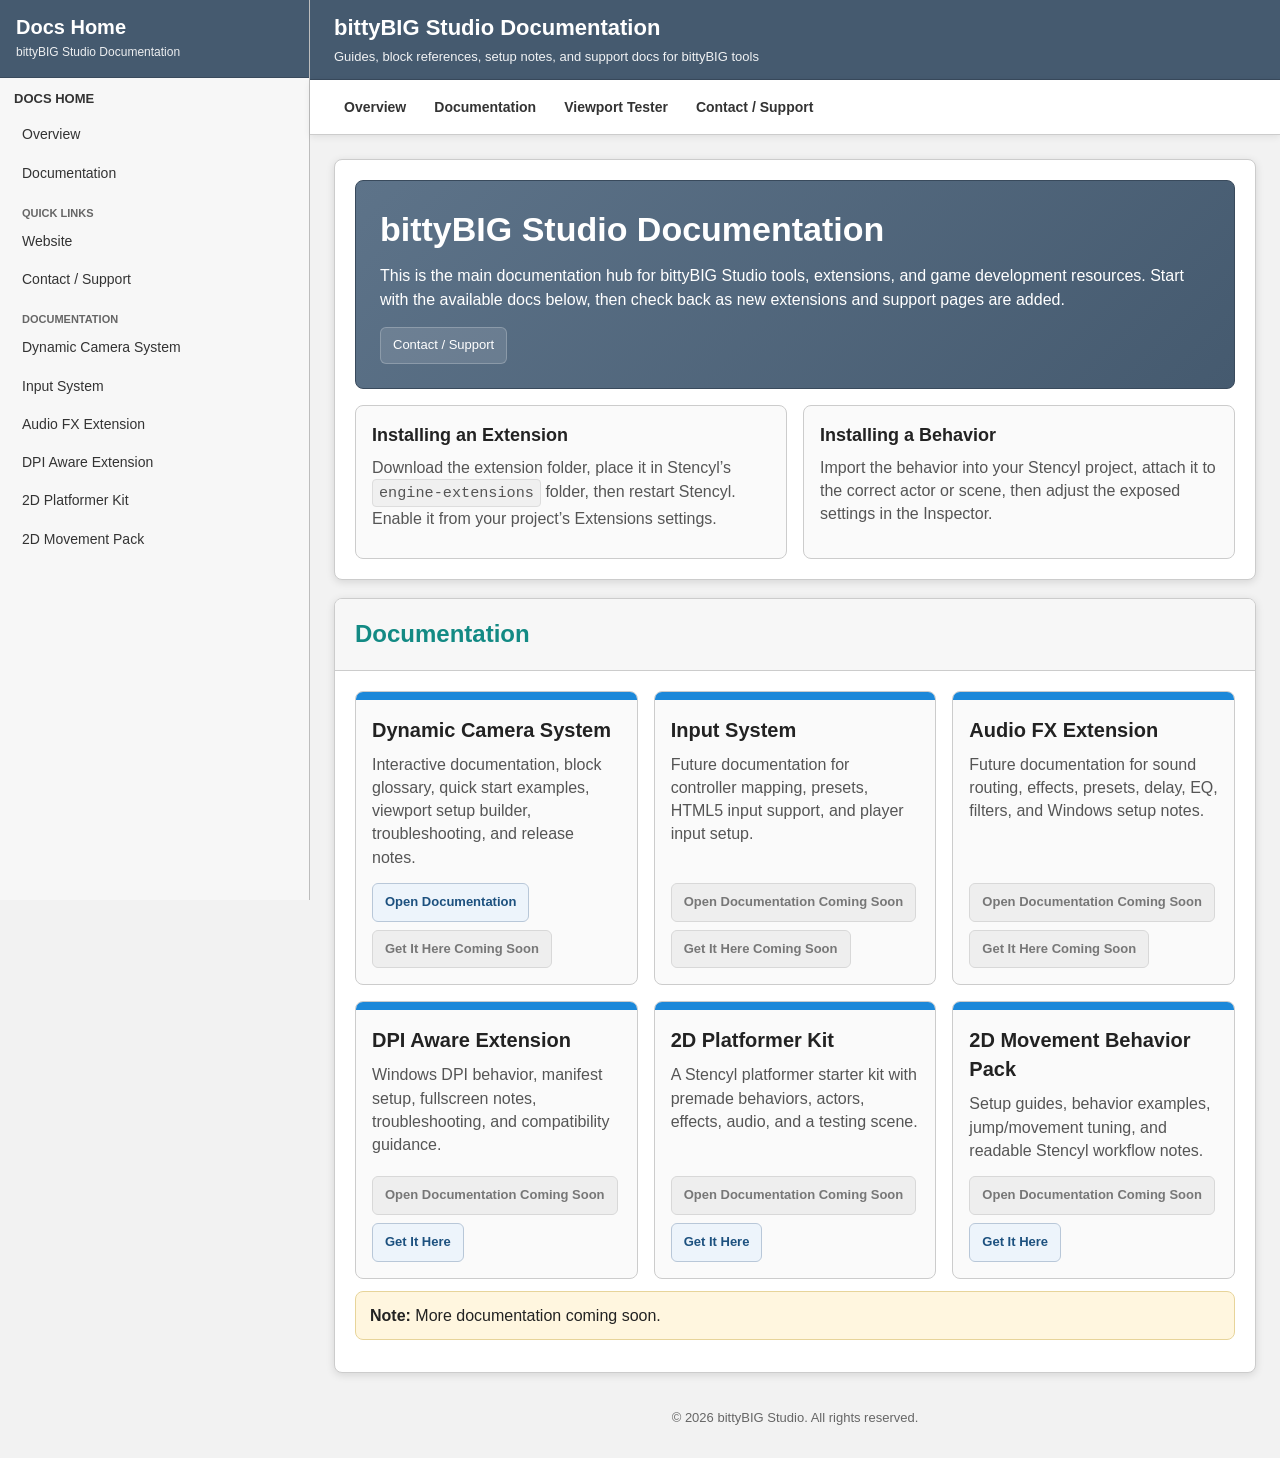
<file: index.html>
<!DOCTYPE html>
<html lang="en">
<head>
	<meta charset="utf-8"/>
	<meta content="width=device-width, initial-scale=1.0" name="viewport"/>
	<link rel="icon" type="image/png" href="favicon.png">
	<title>bittyBIG Studio Documentation</title>
	<style>
		:root
		{
			--bg: #f2f2f2;
			--panel: #ffffff;
			--panel-2: #f7f7f7;
			--line: #cccccc;
			--text: #222222;
			--muted: #666666;
			--header: #455a6f;
			--headerText: #ffffff;
			--accent: #1c88d9;
			--accentDark: #1467a6;
			--accentLight: #d8ecfb;
			--danger: #d5525d;
			--dangerDark: #ab3842;
			--success: #7ab34a;
			--successDark: #5e9234;
			--shadow: rgba(0, 0, 0, 0.12);
			--gold: #ffb52a;
		}

		*
		{
			box-sizing: border-box;
		}

		html
		{
			scroll-behavior: smooth;
			scroll-padding-top: 72px;
		}

		[id]
		{
			scroll-margin-top: 72px;
		}

		body
		{
			margin: 0;
			background: var(--bg);
			color: var(--text);
			font-family: Arial, Helvetica, sans-serif;
			line-height: 1.45;
		}

		a
		{
			color: inherit;
			text-decoration: none;
		}

		button,
		input
		{
			font: inherit;
		}

		.app
		{
			display: grid;
			grid-template-columns: 310px minmax(0, 1fr);
			min-height: 100vh;
		}

		/* Sidebar */
		.sidebar
		{
			position: sticky;
			top: 0;
			height: 100vh;
			overflow: auto;
			background: #f7f7f7;
			border-right: 1px solid #bdbdbd;
			padding: 0;
		}

		.sidebar-header
		{
			background: var(--header);
			color: var(--headerText);
			padding: 16px;
			border-bottom: 1px solid #394a5c;
		}

		.sidebar-header h1
		{
			margin: 0;
			font-size: 20px;
			line-height: 1.15;
		}

		.sidebar-header h1 a
		{
			color: var(--headerText);
			text-decoration: none;
		}

		.sidebar-header h1 a:hover
		{
			text-decoration: underline;
		}

		.sidebar-header .sub
		{
			margin-top: 5px;
			font-size: 12px;
			opacity: 0.9;
		}

		.nav-group
		{
			padding: 12px 14px 4px;
		}

		.nav-title
		{
			font-size: 13px;
			font-weight: bold;
			color: #333333;
			text-transform: uppercase;
			margin: 0 0 8px;
		}

		.nav-list
		{
			display: grid;
			gap: 4px;
			margin-bottom: 8px;
		}

		.nav-link
		{
			display: block;
			padding: 7px 8px;
			border-radius: 4px;
			font-size: 14px;
			color: #333333;
		}

		.nav-link:hover,
		.nav-link.active
		{
			background: #dfe8f3;
			color: #000000;
		}

		.nav-mini-title
		{
			font-size: 11px;
			font-weight: bold;
			color: #666666;
			text-transform: uppercase;
			padding: 8px 8px 2px;
		}

		/* Main */
		.main
		{
			min-width: 0;
		}

		.topbar
		{
			background: var(--header);
			color: var(--headerText);
			padding: 12px 24px;
			border-bottom: 1px solid #394a5c;
		}

		.topbar .title
		{
			font-size: 22px;
			font-weight: bold;
		}

		.topbar .subtitle
		{
			font-size: 13px;
			margin-top: 4px;
			opacity: 0.92;
		}

		.top-nav
		{
			position: sticky;
			top: 0;
			z-index: 30;
			display: flex;
			flex-wrap: wrap;
			gap: 8px;
			padding: 10px 24px;
			background: #ffffff;
			border-bottom: 1px solid var(--line);
			box-shadow: 0 2px 7px rgba(0,0,0,0.08);
		}

		.top-nav a
		{
			display: inline-block;
			padding: 7px 10px;
			border-radius: 5px;
			font-size: 14px;
			font-weight: bold;
			color: #333333;
		}

		.top-nav a:hover
		{
			background: #dfe8f3;
		}

		.content
		{
			padding: 24px;
			max-width: 1300px;
		}

		.section
		{
			background: var(--panel);
			border: 1px solid var(--line);
			border-radius: 8px;
			box-shadow: 0 2px 8px var(--shadow);
			margin-bottom: 18px;
			overflow: hidden;
		}

		.section-header
		{
			padding: 18px 20px;
			border-bottom: 1px solid var(--line);
			background: var(--panel-2);
		}

		.section-header h2
		{
			margin: 0;
			font-size: 24px;
			color: #138a84;
		}

		.section-body
		{
			padding: 20px;
		}

		p
		{
			margin-top: 0;
		}

		.hero-box
		{
			background: linear-gradient(135deg, #5d7389, #455a6f);
			color: white;
			padding: 24px;
			border-radius: 8px;
			border: 1px solid #394a5c;
		}

		.hero-box h2
		{
			margin: 0 0 10px;
			font-size: 34px;
			color: white;
		}

		.hero-box p
		{
			margin: 0 0 16px;
			font-size: 16px;
			max-width: 900px;
		}

		.hero-buttons
		{
			display: flex;
			flex-wrap: wrap;
			gap: 10px;
		}

		.btn
		{
			display: inline-block;
			padding: 10px 14px;
			border-radius: 6px;
			border: 1px solid rgba(255,255,255,0.22);
			background: rgba(255,255,255,0.12);
			color: white;
			cursor: pointer;
		}

		.btn:hover
		{
			background: rgba(255,255,255,0.22);
		}

		.compact-btn
		{
			padding: 8px 12px;
			font-size: 13px;
		}

		.grid-2
		{
			display: grid;
			grid-template-columns: 1fr 1fr;
			gap: 16px;
		}

		.grid-3
		{
			display: grid;
			grid-template-columns: repeat(3, 1fr);
			gap: 16px;
		}

		.info-card
		{
			border: 1px solid var(--line);
			border-radius: 8px;
			padding: 16px;
			background: #fafafa;
		}

		.info-card h3
		{
			margin: 0 0 8px;
			font-size: 18px;
		}

		.install-mini
		{
			margin-top: 16px;
		}

		.info-card p
		{
			color: #555555;
			margin-bottom: 12px;
		}

		.note
		{
			padding: 12px 14px;
			border-radius: 8px;
			border: 1px solid #d8d8d8;
			background: #f9f9f9;
			margin: 12px 0;
		}

		.note.good
		{
			background: #eef8e7;
			border-color: #bfd7ac;
		}

		.note.warn
		{
			background: #fff6df;
			border-color: #e7d49a;
		}

		.inline-code
		{
			display: inline-block;
			background: #f0f0f0;
			border: 1px solid #dddddd;
			padding: 2px 6px;
			border-radius: 4px;
			font-family: Consolas, Monaco, "Courier New", monospace;
			font-size: 0.95em;
		}

		.doc-card
		{
			display: flex;
			flex-direction: column;
			min-height: 235px;
			border: 1px solid var(--line);
			border-radius: 8px;
			background: #fafafa;
			overflow: hidden;
		}

		.doc-card-top
		{
			height: 8px;
			background: var(--accent);
		}

		.doc-card.placeholder .doc-card-top
		{
			background: #808b97;
		}

		.doc-card-body
		{
			display: flex;
			flex-direction: column;
			flex: 1;
			padding: 16px;
		}

		.doc-card h3
		{
			margin: 0 0 8px;
			font-size: 20px;
		}

		.doc-card p
		{
			margin: 0 0 14px;
			color: #555555;
		}

		.status
		{
			display: inline-block;
			align-self: flex-start;
			margin-bottom: 10px;
			padding: 4px 8px;
			border-radius: 999px;
			border: 1px solid #b8d8f0;
			background: var(--accentLight);
			color: var(--accentDark);
			font-size: 12px;
			font-weight: bold;
		}

		.placeholder .status
		{
			background: #eeeeee;
			border-color: #d8d8d8;
			color: #666666;
		}

		.card-actions
		{
			margin-top: auto;
			display: flex;
			flex-wrap: wrap;
			gap: 8px;
		}

		.card-link
		{
			display: inline-block;
			padding: 9px 12px;
			border-radius: 6px;
			border: 1px solid #b8c7d8;
			background: #edf4fb;
			color: #1d517f;
			cursor: pointer;
			font-size: 13px;
			font-weight: bold;
		}

		.card-link:hover
		{
			background: #dfeefa;
		}

		.card-link.disabled
		{
			color: #777777;
			background: #eeeeee;
			border-color: #d8d8d8;
		}

		.card-link.disabled:hover
		{
			background: #e6e6e6;
		}

		.link-list
		{
			display: grid;
			gap: 8px;
		}

		.project-link
		{
			display: block;
			border: 1px solid var(--line);
			border-radius: 7px;
			background: #fafafa;
			padding: 12px 13px;
		}

		.project-link:hover
		{
			background: #dfe8f3;
		}

		.project-link strong
		{
			display: block;
			margin-bottom: 3px;
			color: #222222;
		}

		.project-link span
		{
			display: block;
			color: #555555;
			font-size: 14px;
		}

		.footer
		{
			text-align: center;
			padding: 18px 0 6px;
			color: #666666;
			font-size: 13px;
		}

		@media (max-width: 1100px)
		{
			.app
			{
				grid-template-columns: 1fr;
			}

			.sidebar
			{
				position: relative;
				height: auto;
			}

			.top-nav
			{
				position: relative;
				top: auto;
			}
		}

		@media (max-width: 900px)
		{
			.grid-2,
			.grid-3
			{
				grid-template-columns: 1fr;
			}
		}
	</style>
</head>
<body>
<div class="app" id="top">
	<aside class="sidebar">
		<div class="sidebar-header">
			<h1><a href="#top">Docs Home</a></h1>
			<div class="sub">bittyBIG Studio Documentation</div>
		</div>

		<div class="nav-group">
			<div class="nav-title">Docs Home</div>
			<div class="nav-list">
				<a class="nav-link" href="#overview">Overview</a>
				<a class="nav-link" href="#documentation">Documentation</a>
			</div>

			<div class="nav-mini-title">Quick Links</div>
			<div class="nav-list">
				<a class="nav-link" href="https://www.bittybigstudio.com/">Website</a>
				<a class="nav-link" href="https://discord.gg/BR3WJM4zfG">Contact / Support</a>
			</div>

			<div class="nav-mini-title">Documentation</div>
			<div class="nav-list">
				<a class="nav-link" href="dynamic-camera-documentation.html">Dynamic Camera System</a>
				<a class="nav-link" href="https://docs.bittybigstudio.com/input-system/">Input System</a>
				<a class="nav-link" href="https://docs.bittybigstudio.com/audio-fx-extension/">Audio FX Extension</a>
				<a class="nav-link" href="https://docs.bittybigstudio.com/dpi-awareness-extension/">DPI Aware Extension</a>
				<a class="nav-link" href="https://docs.bittybigstudio.com/platformer-kit-2d/">2D Platformer Kit</a>
				<a class="nav-link" href="https://docs.bittybigstudio.com/movement-behavior-pack-2d/">2D Movement Pack</a>
			</div>
		</div>
	</aside>

	<main class="main">
		<div class="topbar">
			<div class="title">bittyBIG Studio Documentation</div>
			<div class="subtitle">Guides, block references, setup notes, and support docs for bittyBIG tools</div>
		</div>

		<nav class="top-nav">
			<a href="#overview">Overview</a>
			<a href="#documentation">Documentation</a>
			<a href="dynamic-camera-documentation.html#interactive-demo">Viewport Tester</a>
			<a href="https://discord.gg/BR3WJM4zfG">Contact / Support</a>
		</nav>

		<div class="content">
			<section class="section" id="overview">
				<div class="section-body">
					<div class="hero-box">
						<h2>bittyBIG Studio Documentation</h2>
						<p>
							This is the main documentation hub for bittyBIG Studio tools, extensions, and game development resources.
							Start with the available docs below, then check back as new extensions and support pages are added.
						</p>
						<div class="hero-buttons">
							<a class="btn compact-btn" href="https://discord.gg/BR3WJM4zfG">Contact / Support</a>
						</div>
					</div>

					<div class="grid-2 install-mini">
						<div class="info-card">
							<h3>Installing an Extension</h3>
							<p>
								Download the extension folder, place it in Stencyl’s <span class="inline-code">engine-extensions</span> folder,
								then restart Stencyl. Enable it from your project’s Extensions settings.
							</p>
						</div>

						<div class="info-card">
							<h3>Installing a Behavior</h3>
							<p>
								Import the behavior into your Stencyl project, attach it to the correct actor or scene,
								then adjust the exposed settings in the Inspector.
							</p>
						</div>
					</div>
				</div>
			</section>

			<section class="section" id="documentation">
				<div class="section-header">
					<h2>Documentation</h2>
				</div>
				<div class="section-body">
					<div class="grid-3">
						<article class="doc-card">
							<div class="doc-card-top"></div>
							<div class="doc-card-body">
								<h3>Dynamic Camera System</h3>
								<p>
									Interactive documentation, block glossary, quick start examples, viewport setup builder,
									troubleshooting, and release notes.
								</p>
								<div class="card-actions">
									<a class="card-link" href="dynamic-camera-documentation.html">Open Documentation</a>
									<a class="card-link disabled" href="https://bittybigstudio.com/#dynamic-camera-documentation">Get It Here Coming Soon</a>
								</div>
							</div>
						</article>

						<article class="doc-card">
							<div class="doc-card-top"></div>
							<div class="doc-card-body">
								<h3>Input System</h3>
								<p>
									Future documentation for controller mapping, presets, HTML5 input support, and player input setup.
								</p>
								<div class="card-actions">
									<a class="card-link disabled" href="https://docs.bittybigstudio.com/input-system/">Open Documentation Coming Soon</a>
									<a class="card-link disabled" href="https://bittybigstudio.com/#input-system">Get It Here Coming Soon</a>
								</div>
							</div>
						</article>

						<article class="doc-card">
							<div class="doc-card-top"></div>
							<div class="doc-card-body">
								<h3>Audio FX Extension</h3>
								<p>
									Future documentation for sound routing, effects, presets, delay, EQ, filters, and Windows setup notes.
								</p>
								<div class="card-actions">
									<a class="card-link disabled" href="https://docs.bittybigstudio.com/audio-fx-extension/">Open Documentation Coming Soon</a>
									<a class="card-link disabled" href="https://bittybigstudio.com/#audio-fx-extension">Get It Here Coming Soon</a>
								</div>
							</div>
						</article>

						<article class="doc-card">
							<div class="doc-card-top"></div>
							<div class="doc-card-body">
								<h3>DPI Aware Extension</h3>
								<p>
									Windows DPI behavior, manifest setup, fullscreen notes, troubleshooting, and compatibility guidance.
								</p>
								<div class="card-actions">
									<a class="card-link disabled" href="https://docs.bittybigstudio.com/dpi-awareness-extension/">Open Documentation Coming Soon</a>
									<a class="card-link" href="https://bittybigstudio.com/#dpi-awareness-extension">Get It Here</a>
								</div>
							</div>
						</article>

						<article class="doc-card">
							<div class="doc-card-top"></div>
							<div class="doc-card-body">
								<h3>2D Platformer Kit</h3>
								<p>
									A Stencyl platformer starter kit with premade behaviors, actors, effects, audio, and a testing scene.
								</p>
								<div class="card-actions">
									<a class="card-link disabled" href="https://docs.bittybigstudio.com/platformer-kit-2d/">Open Documentation Coming Soon</a>
									<a class="card-link" href="https://bittybigstudio.com/#platformer-kit-2d">Get It Here</a>
								</div>
							</div>
						</article>

						<article class="doc-card">
							<div class="doc-card-top"></div>
							<div class="doc-card-body">
								<h3>2D Movement Behavior Pack</h3>
								<p>
									Setup guides, behavior examples, jump/movement tuning, and readable Stencyl workflow notes.
								</p>
								<div class="card-actions">
									<a class="card-link disabled" href="https://docs.bittybigstudio.com/movement-behavior-pack-2d/">Open Documentation Coming Soon</a>
									<a class="card-link" href="https://bittybigstudio.com/#movement-behavior-pack-2d">Get It Here</a>
								</div>
							</div>
						</article>
					</div>

					<div class="note warn">
						<strong>Note:</strong> More documentation coming soon.
					</div>
				</div>
			</section>


			<div class="footer">
				&copy; 2026 bittyBIG Studio. All rights reserved.
			</div>
		</div>
	</main>
</div>
</body>
</html>
</file>
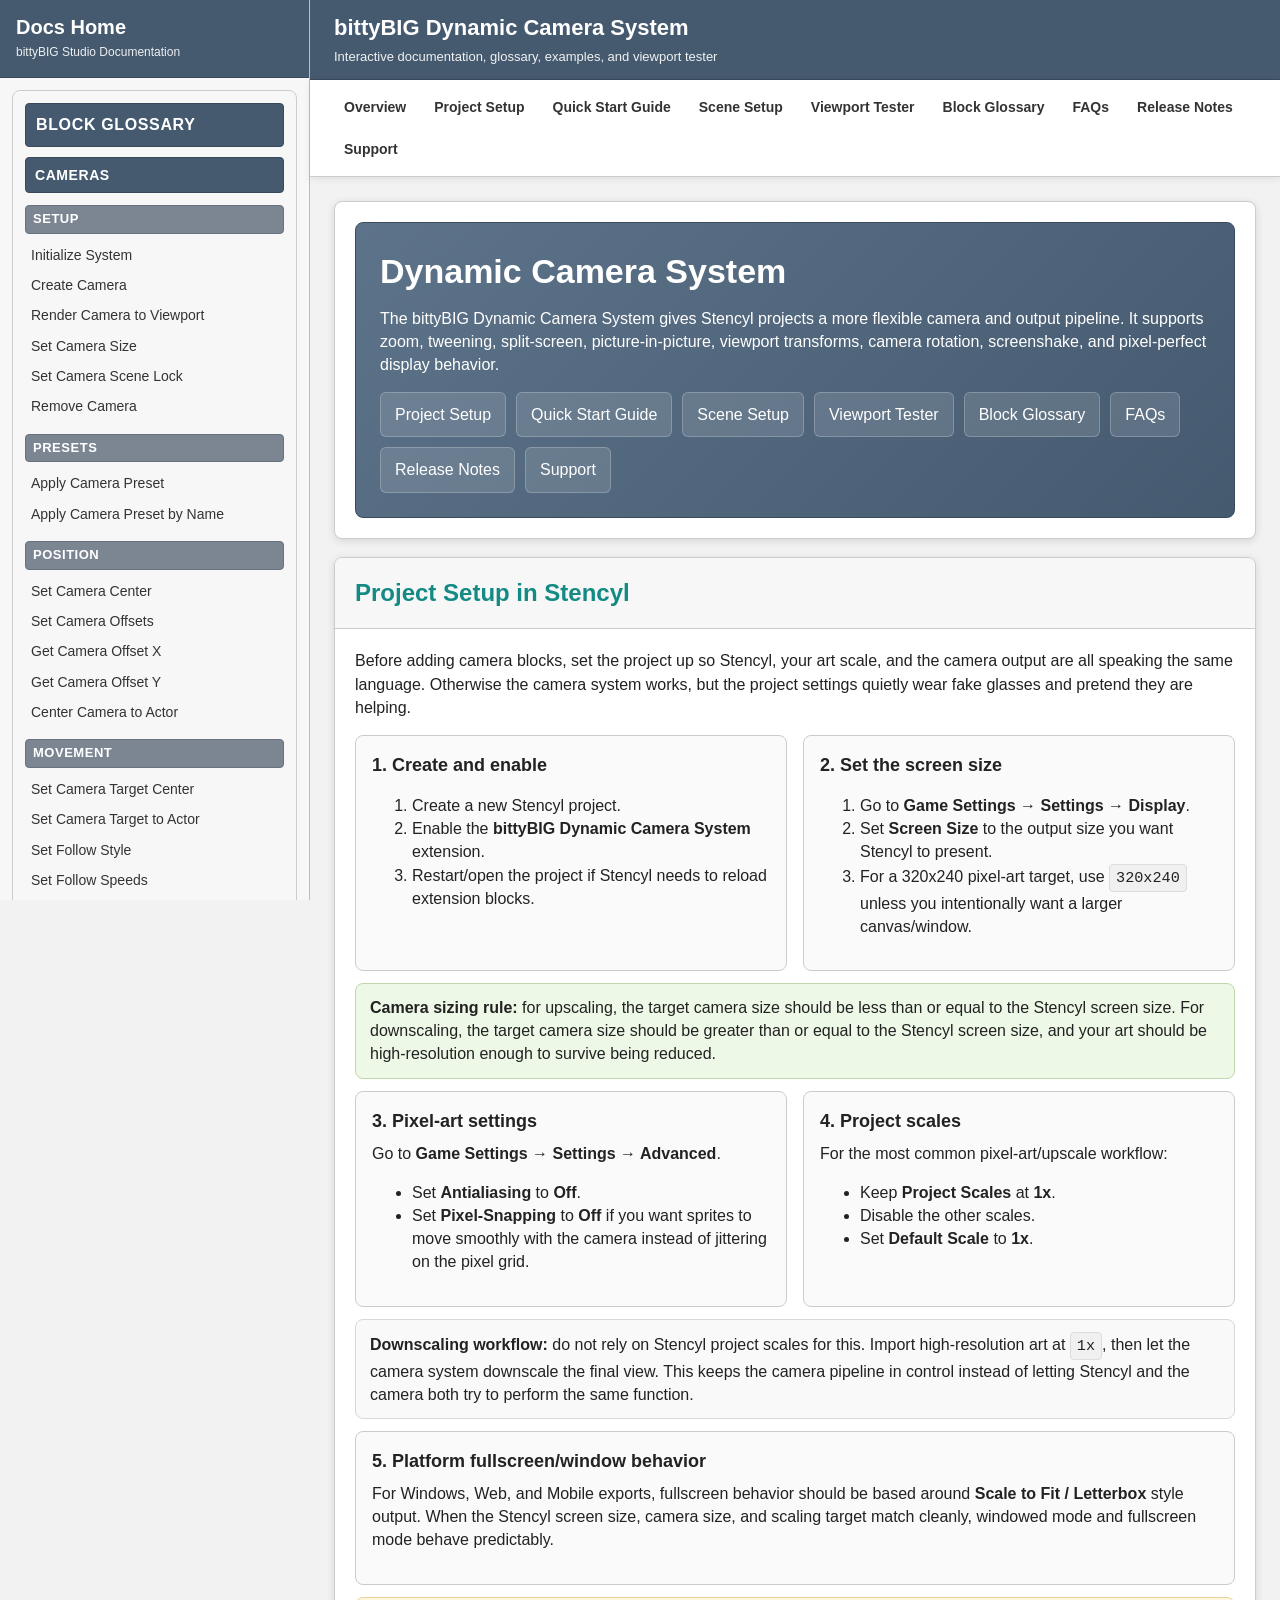
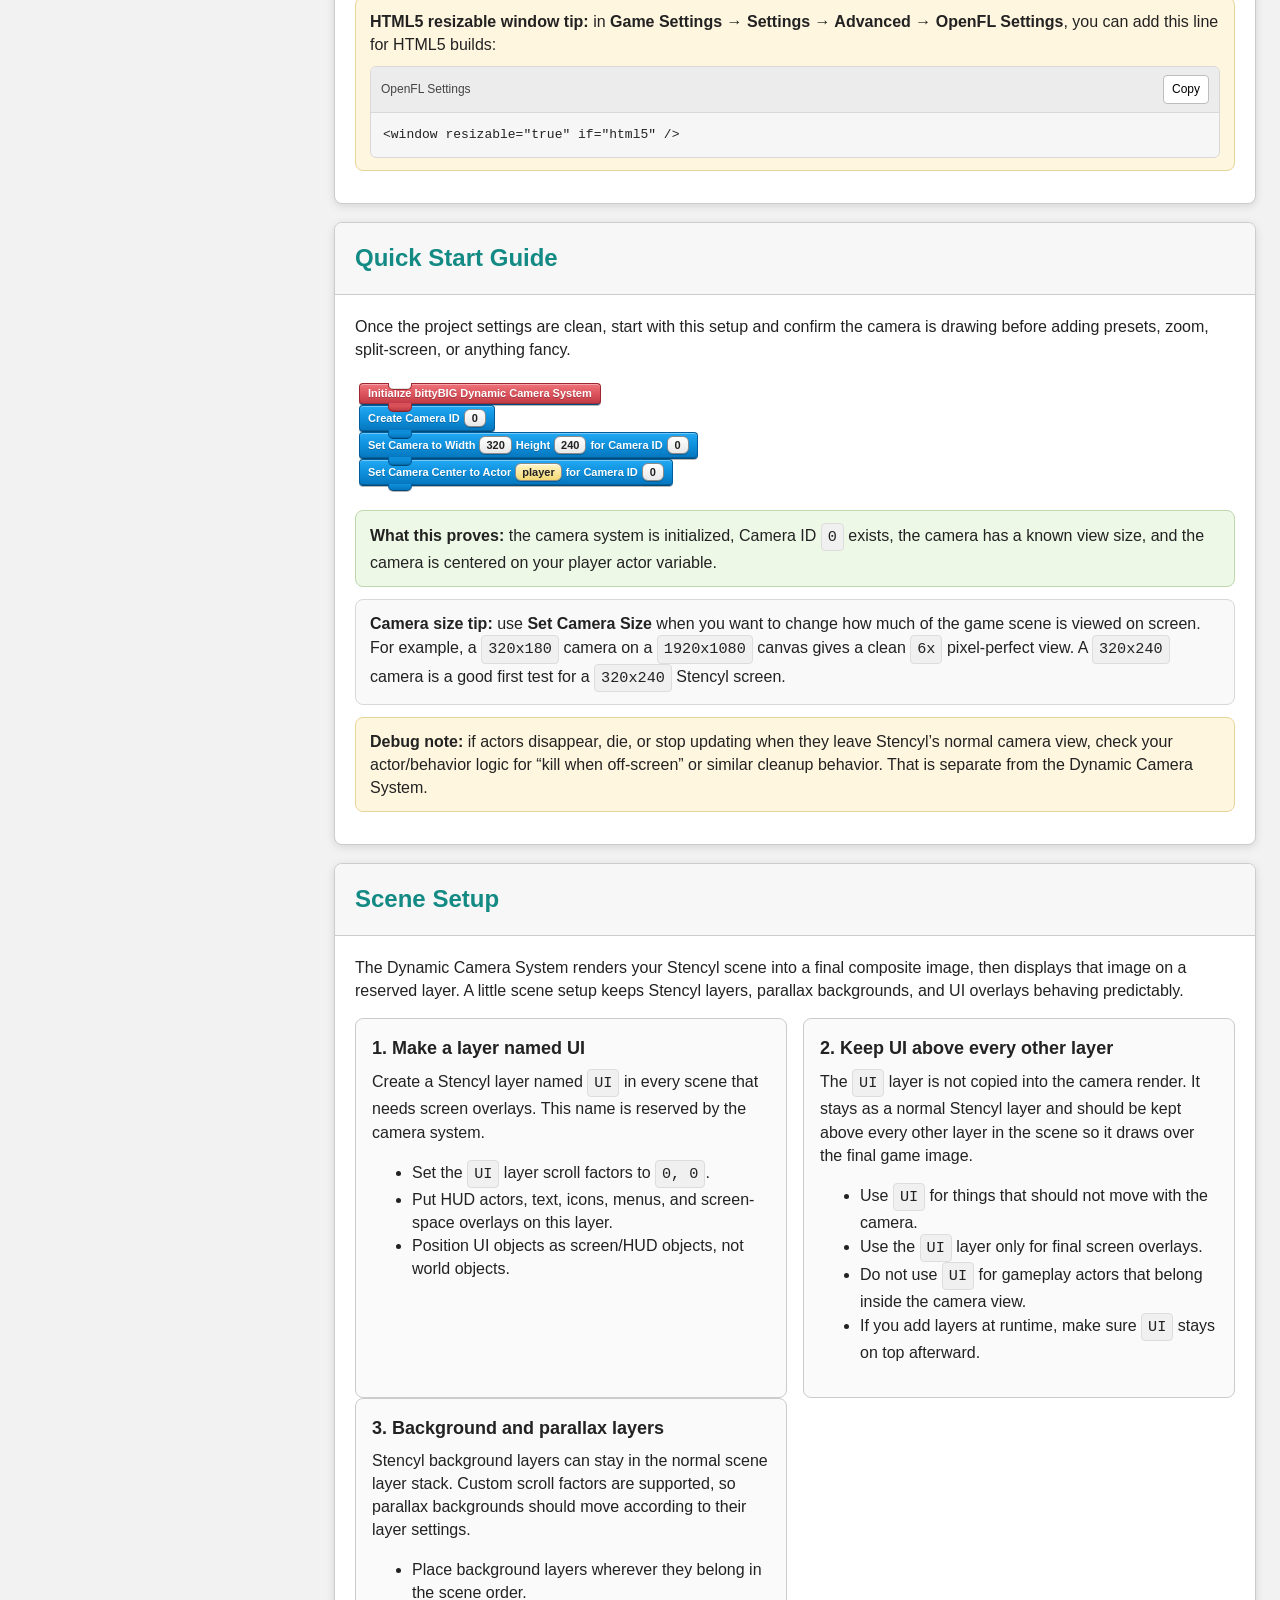
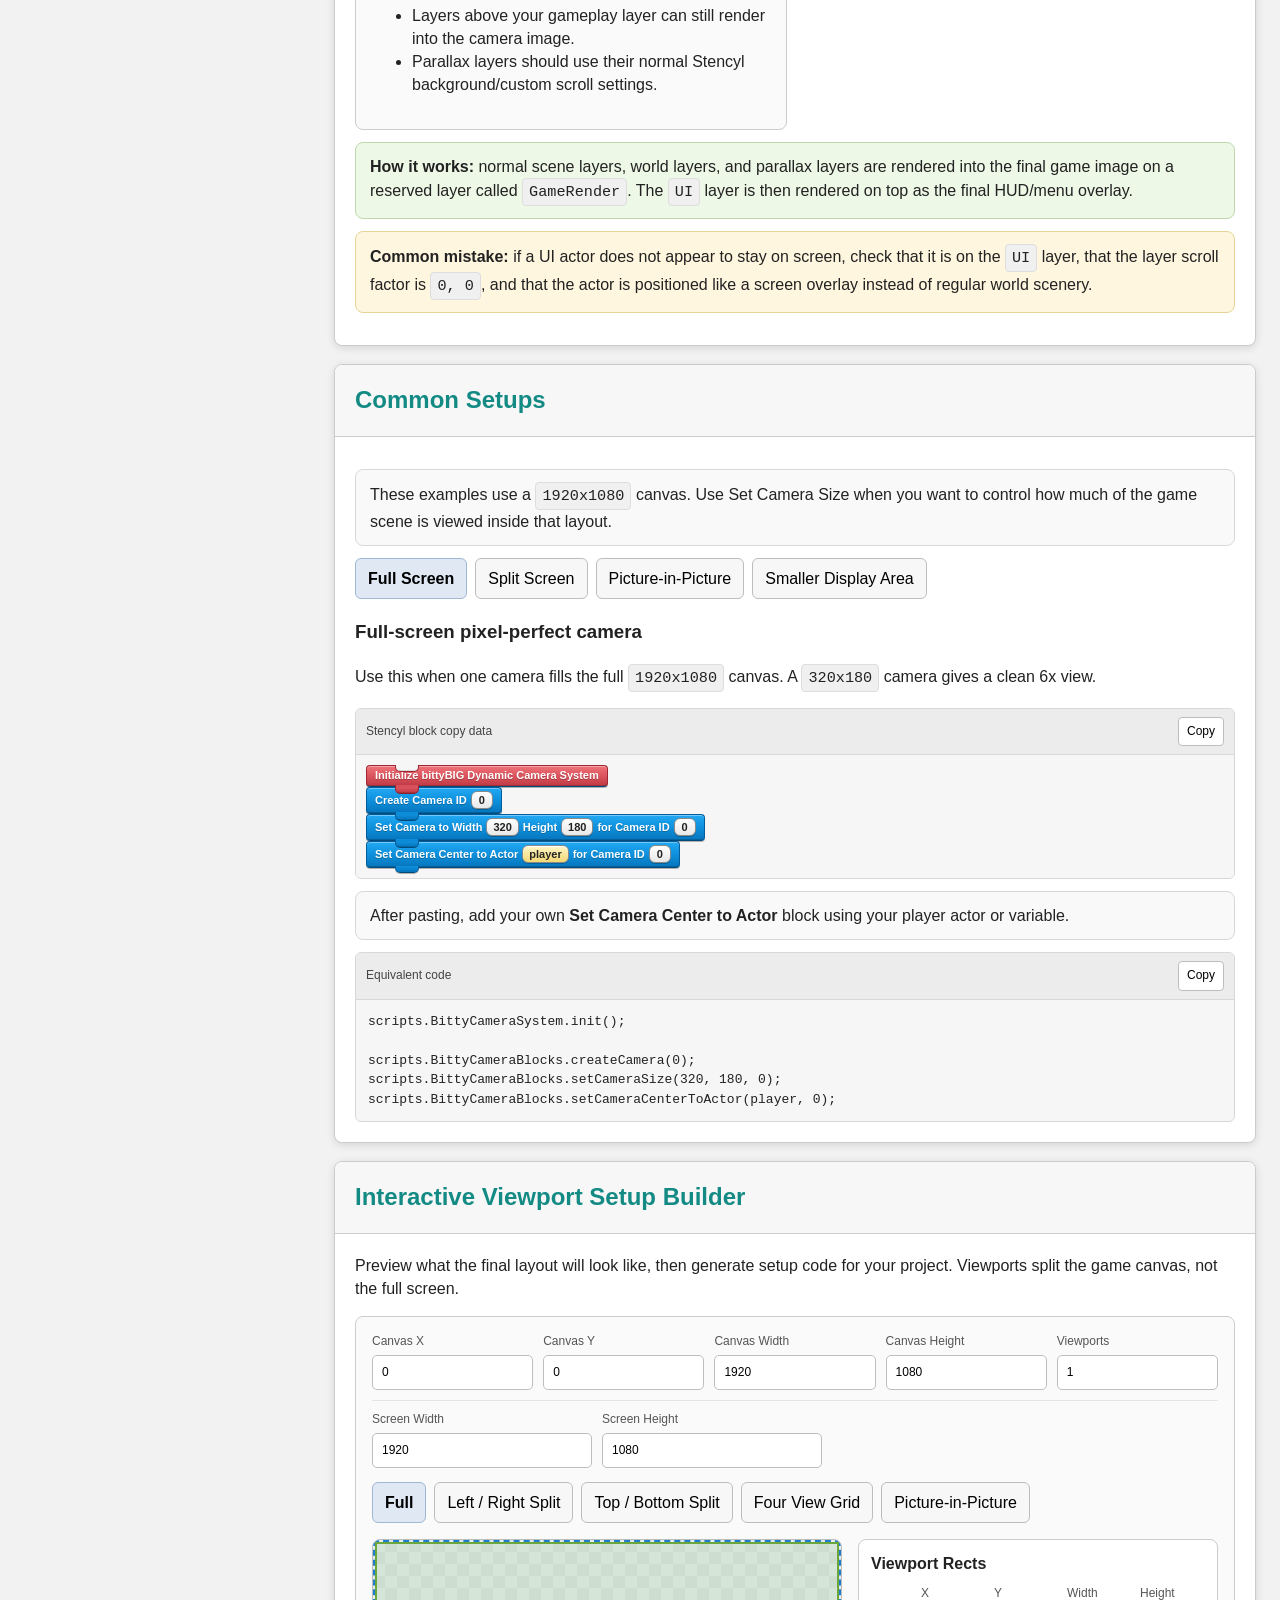
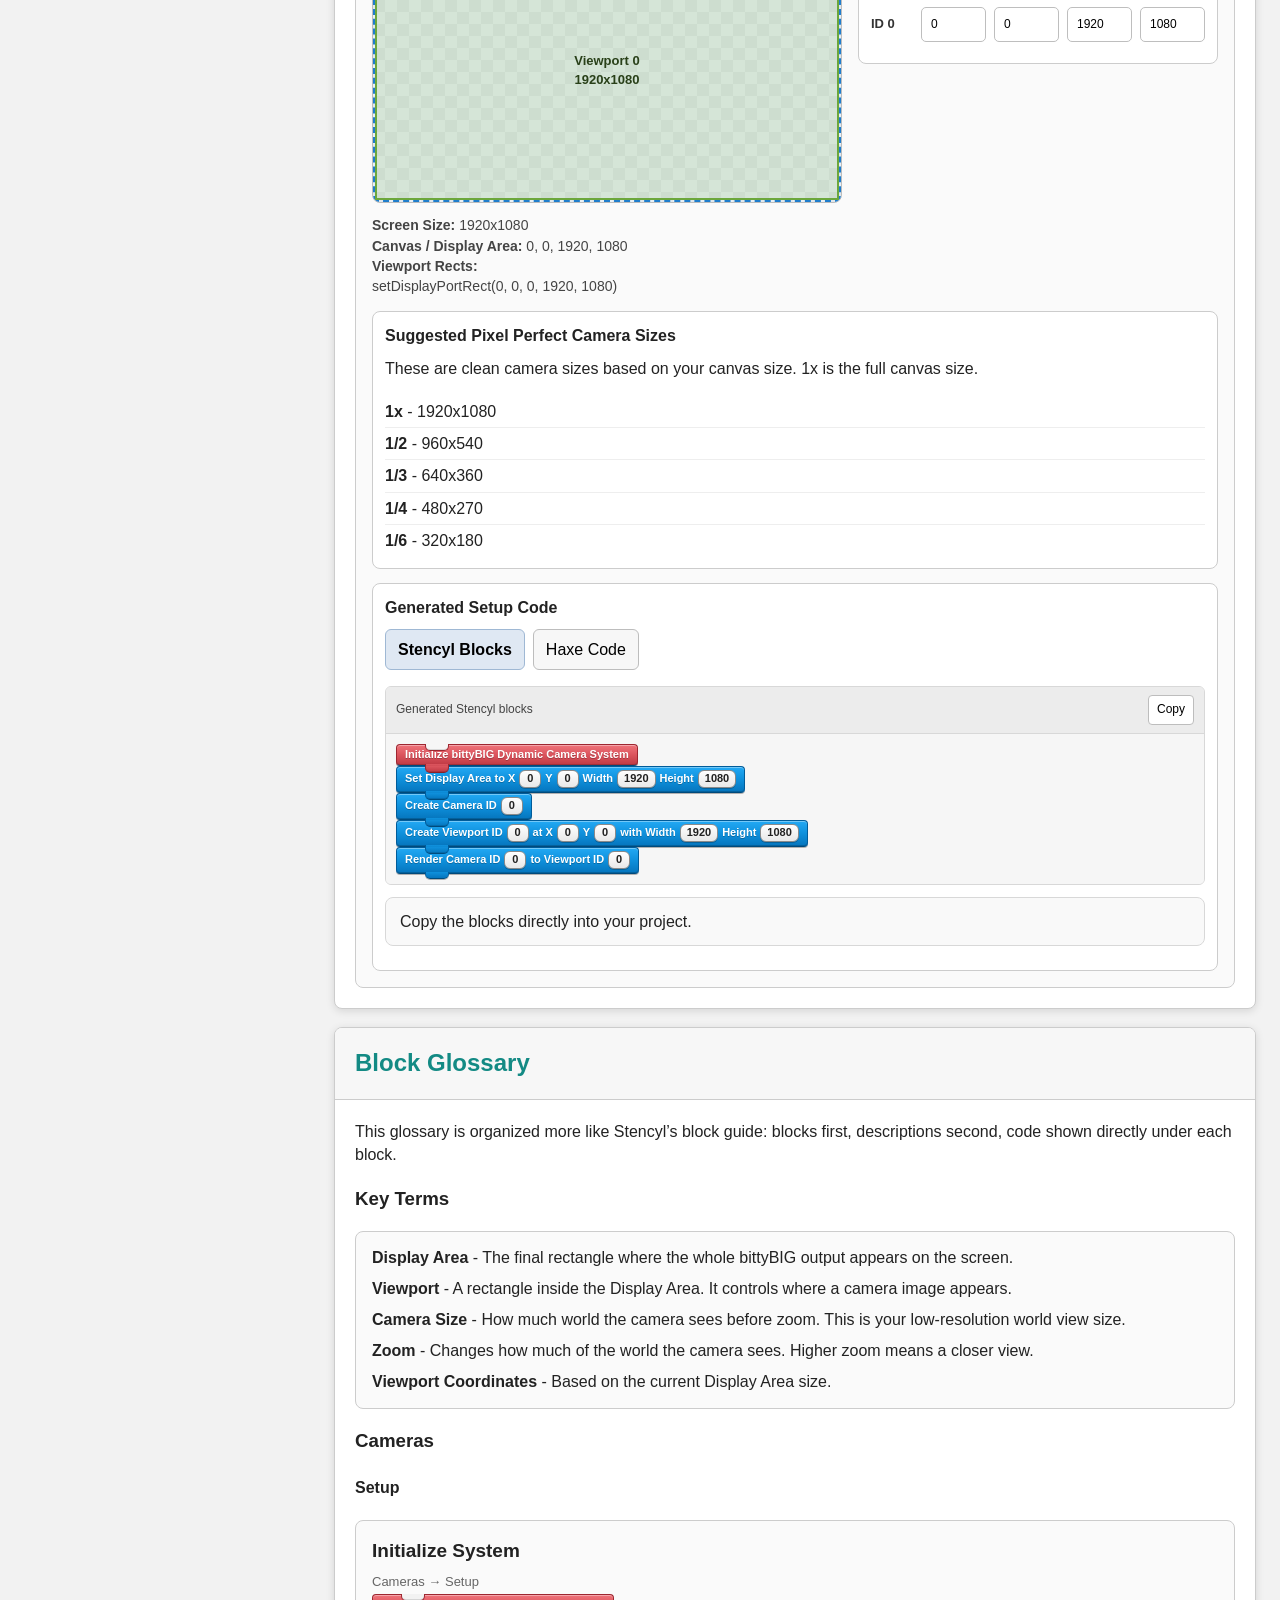
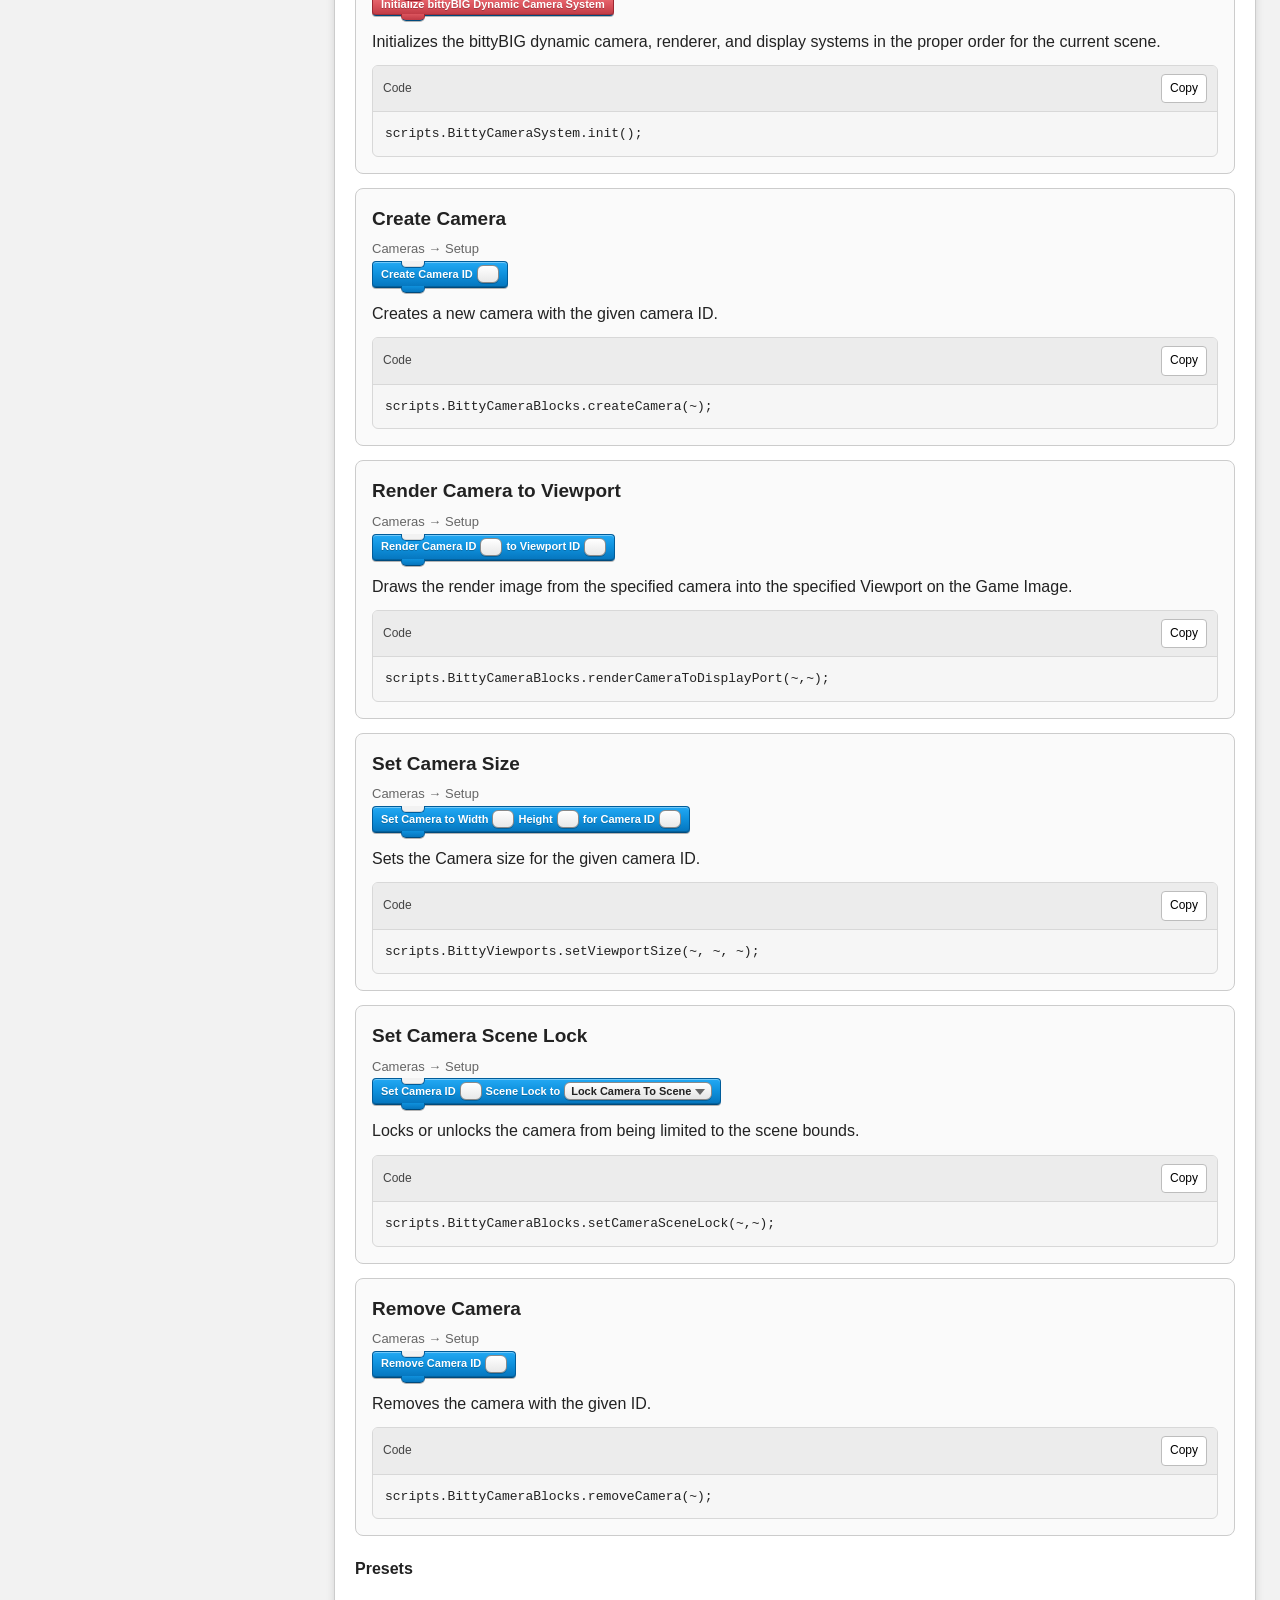
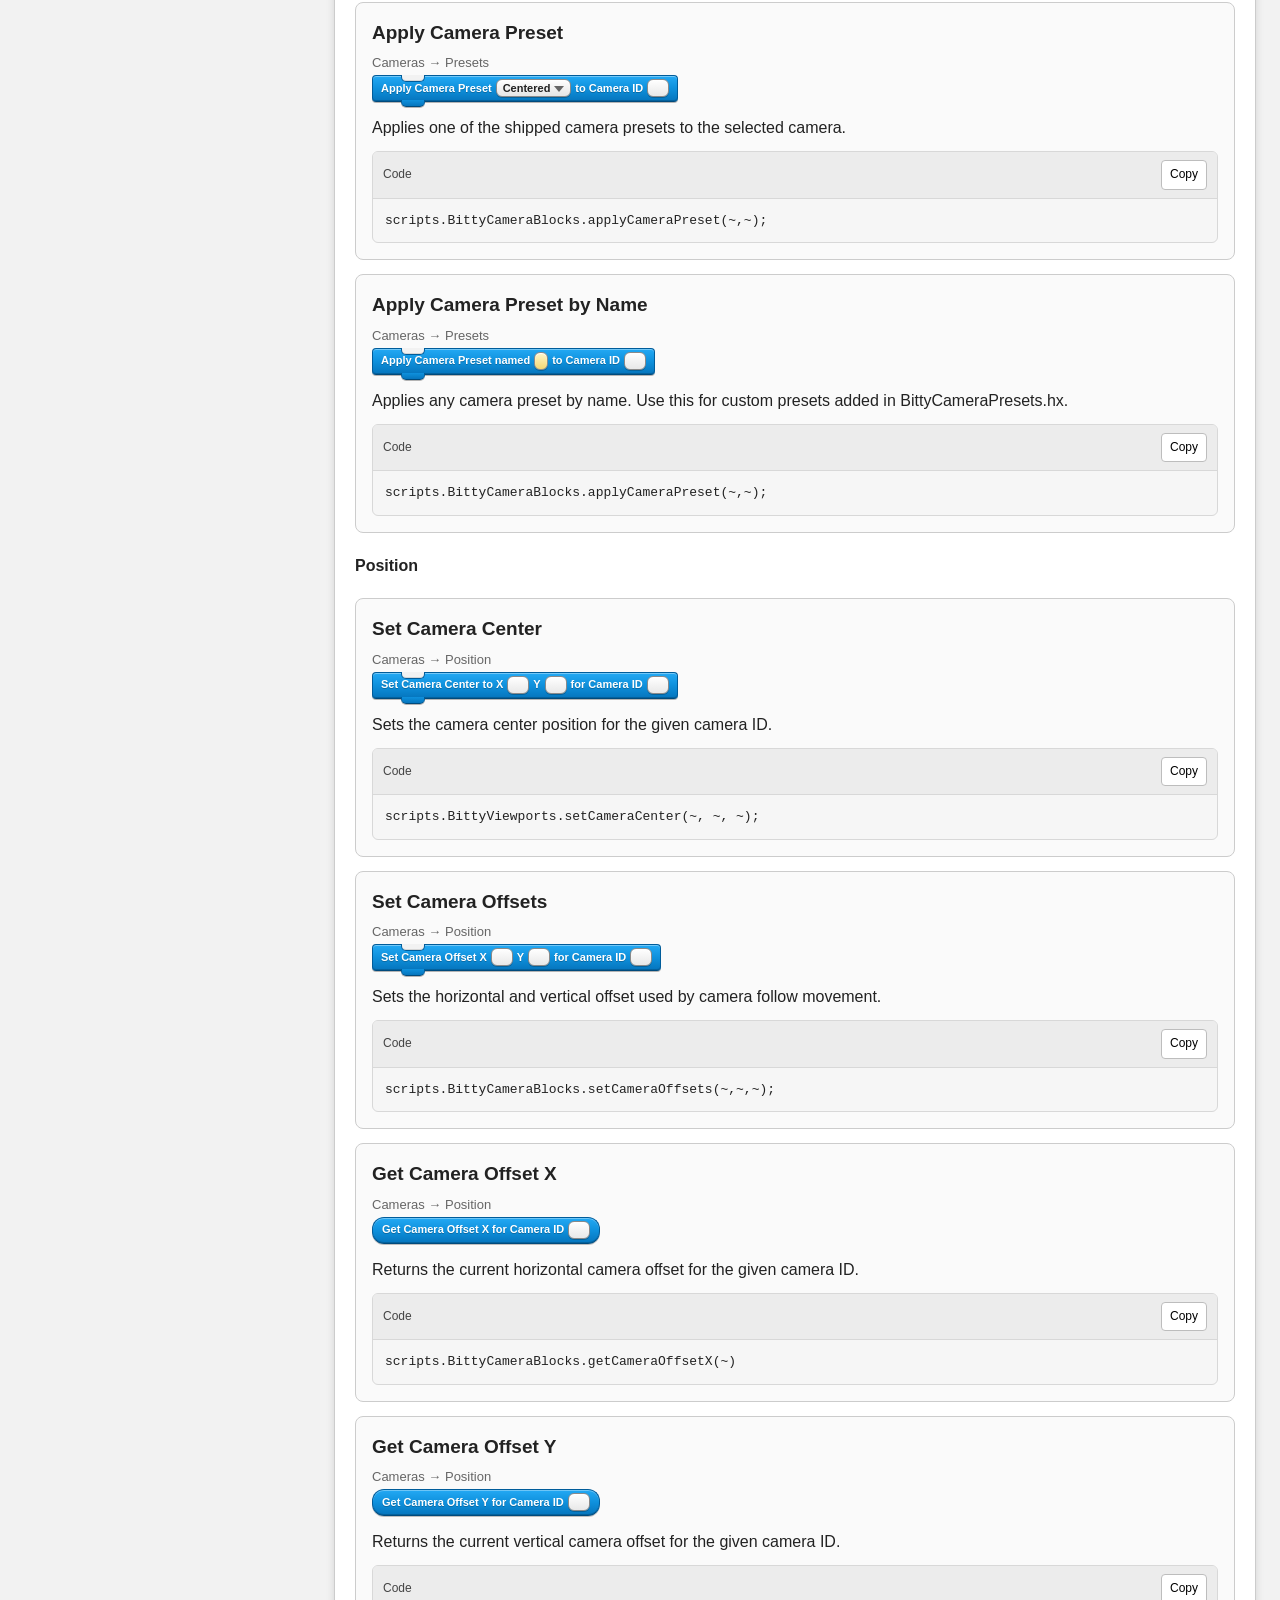
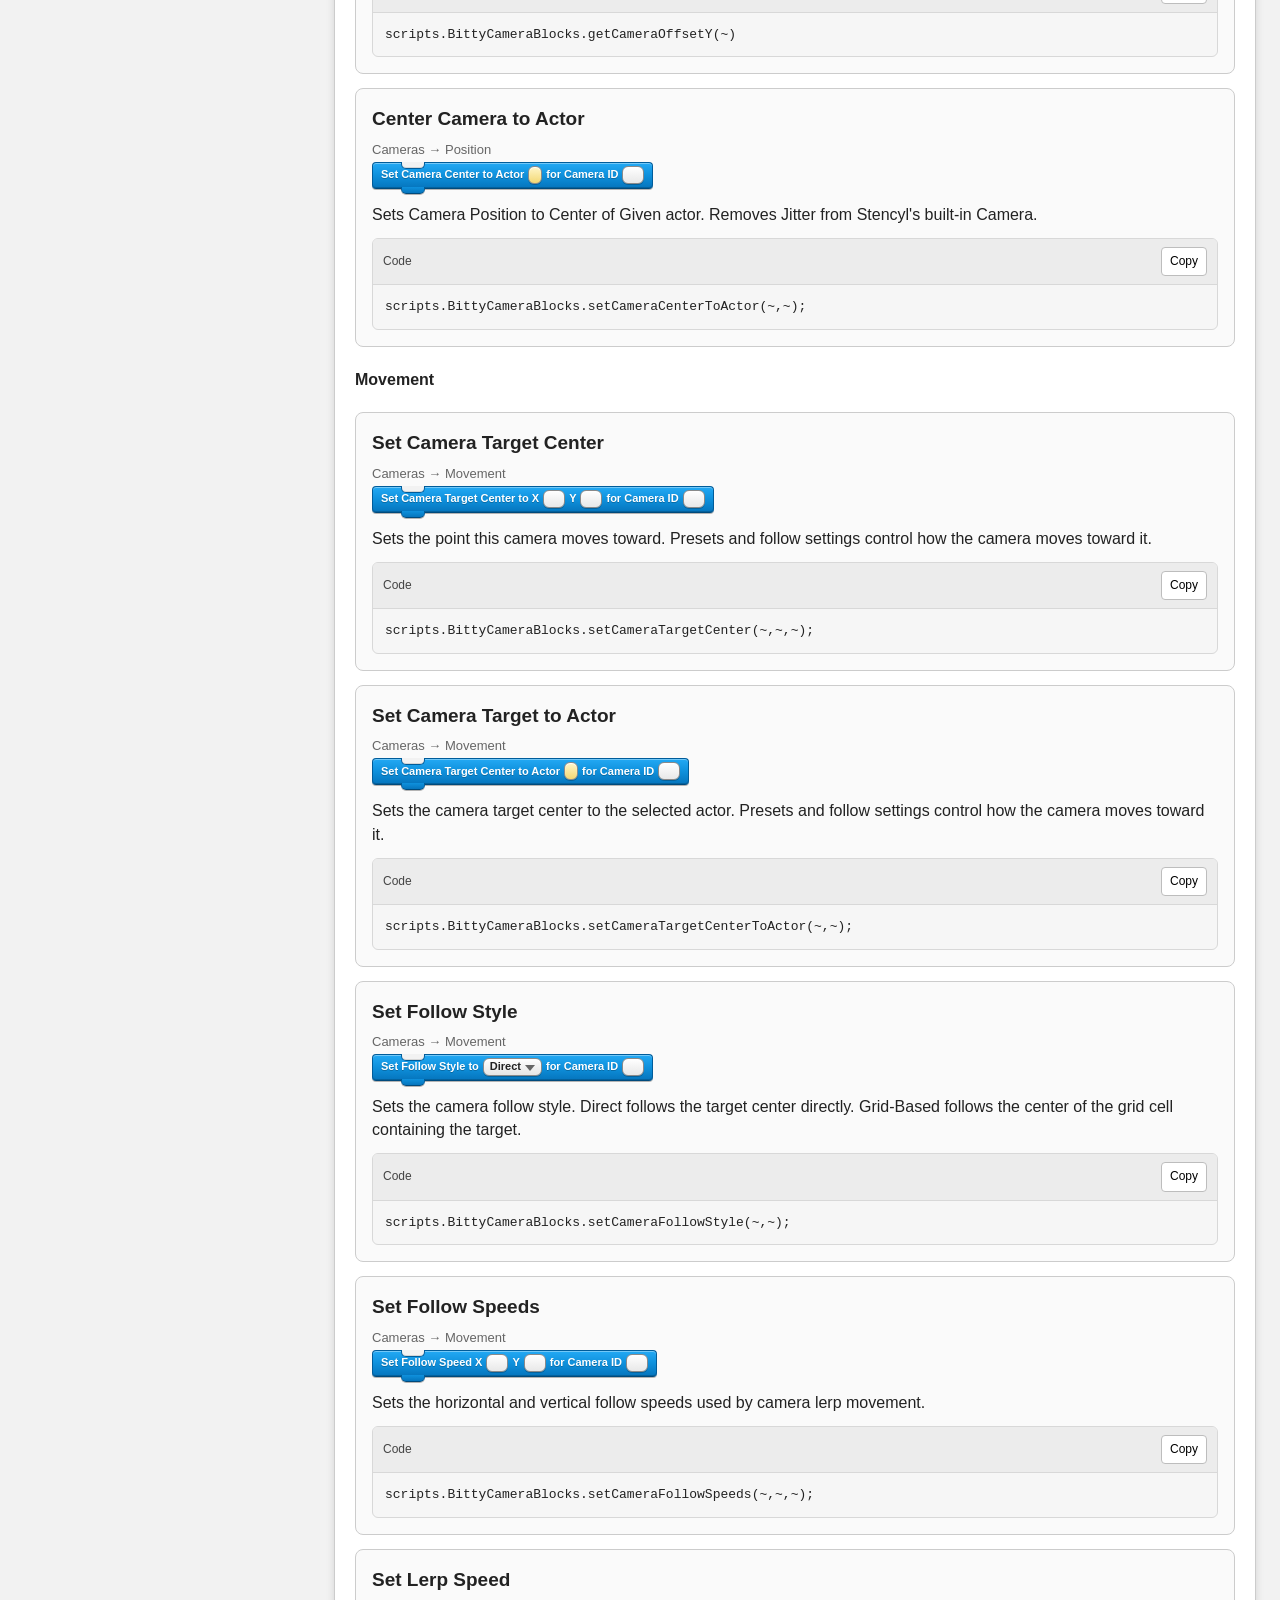
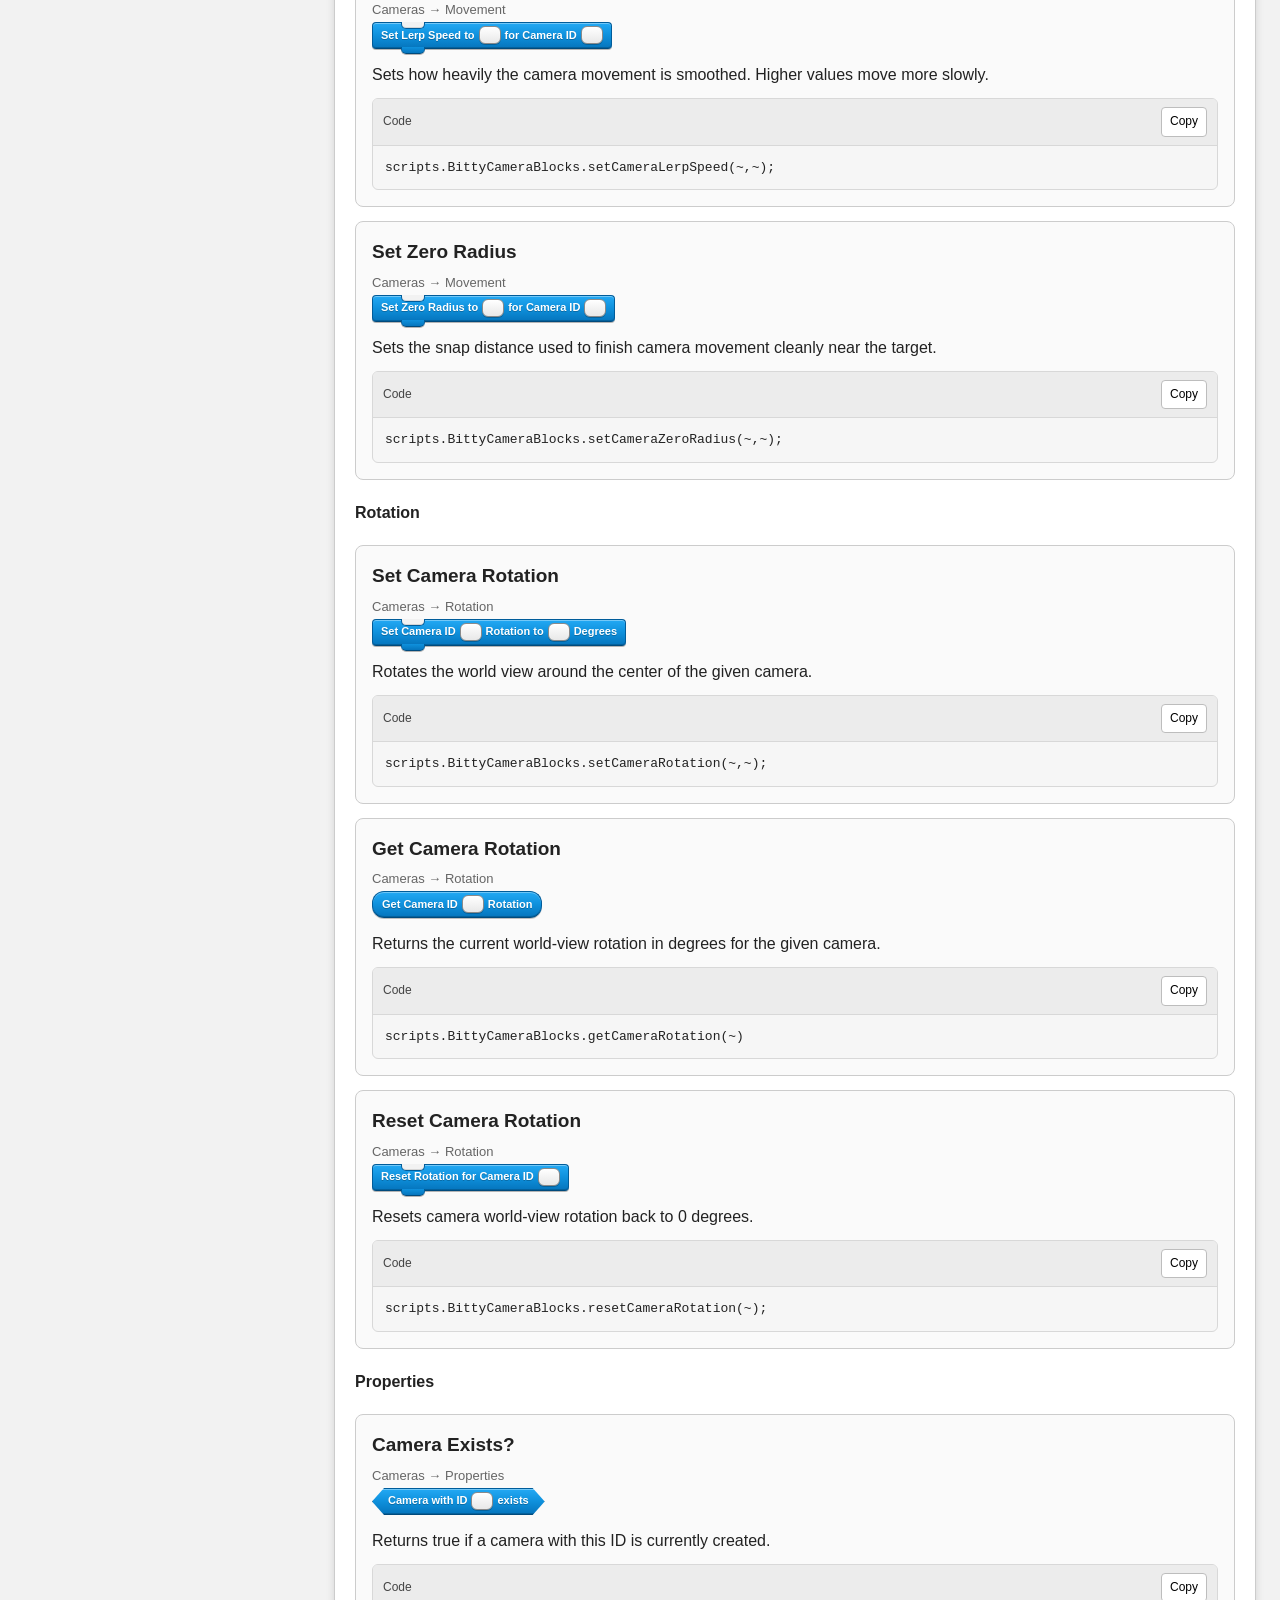
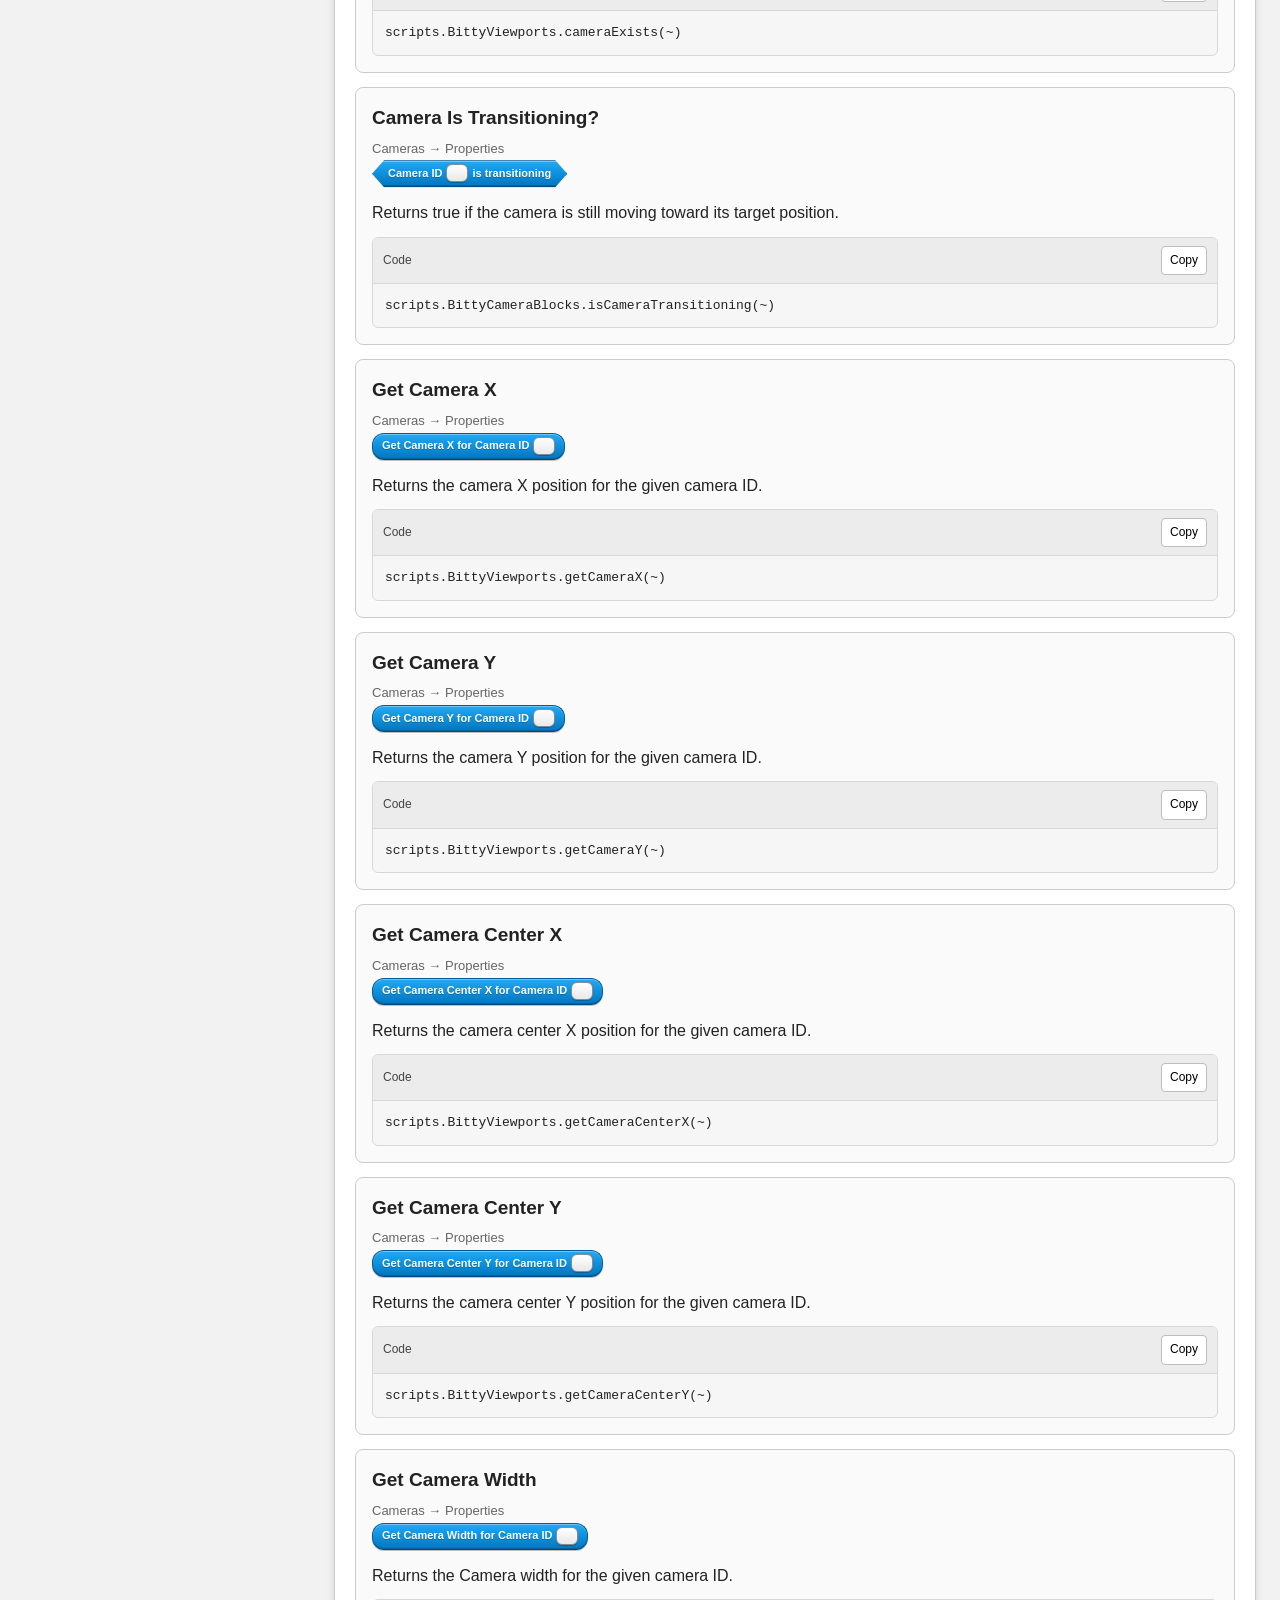
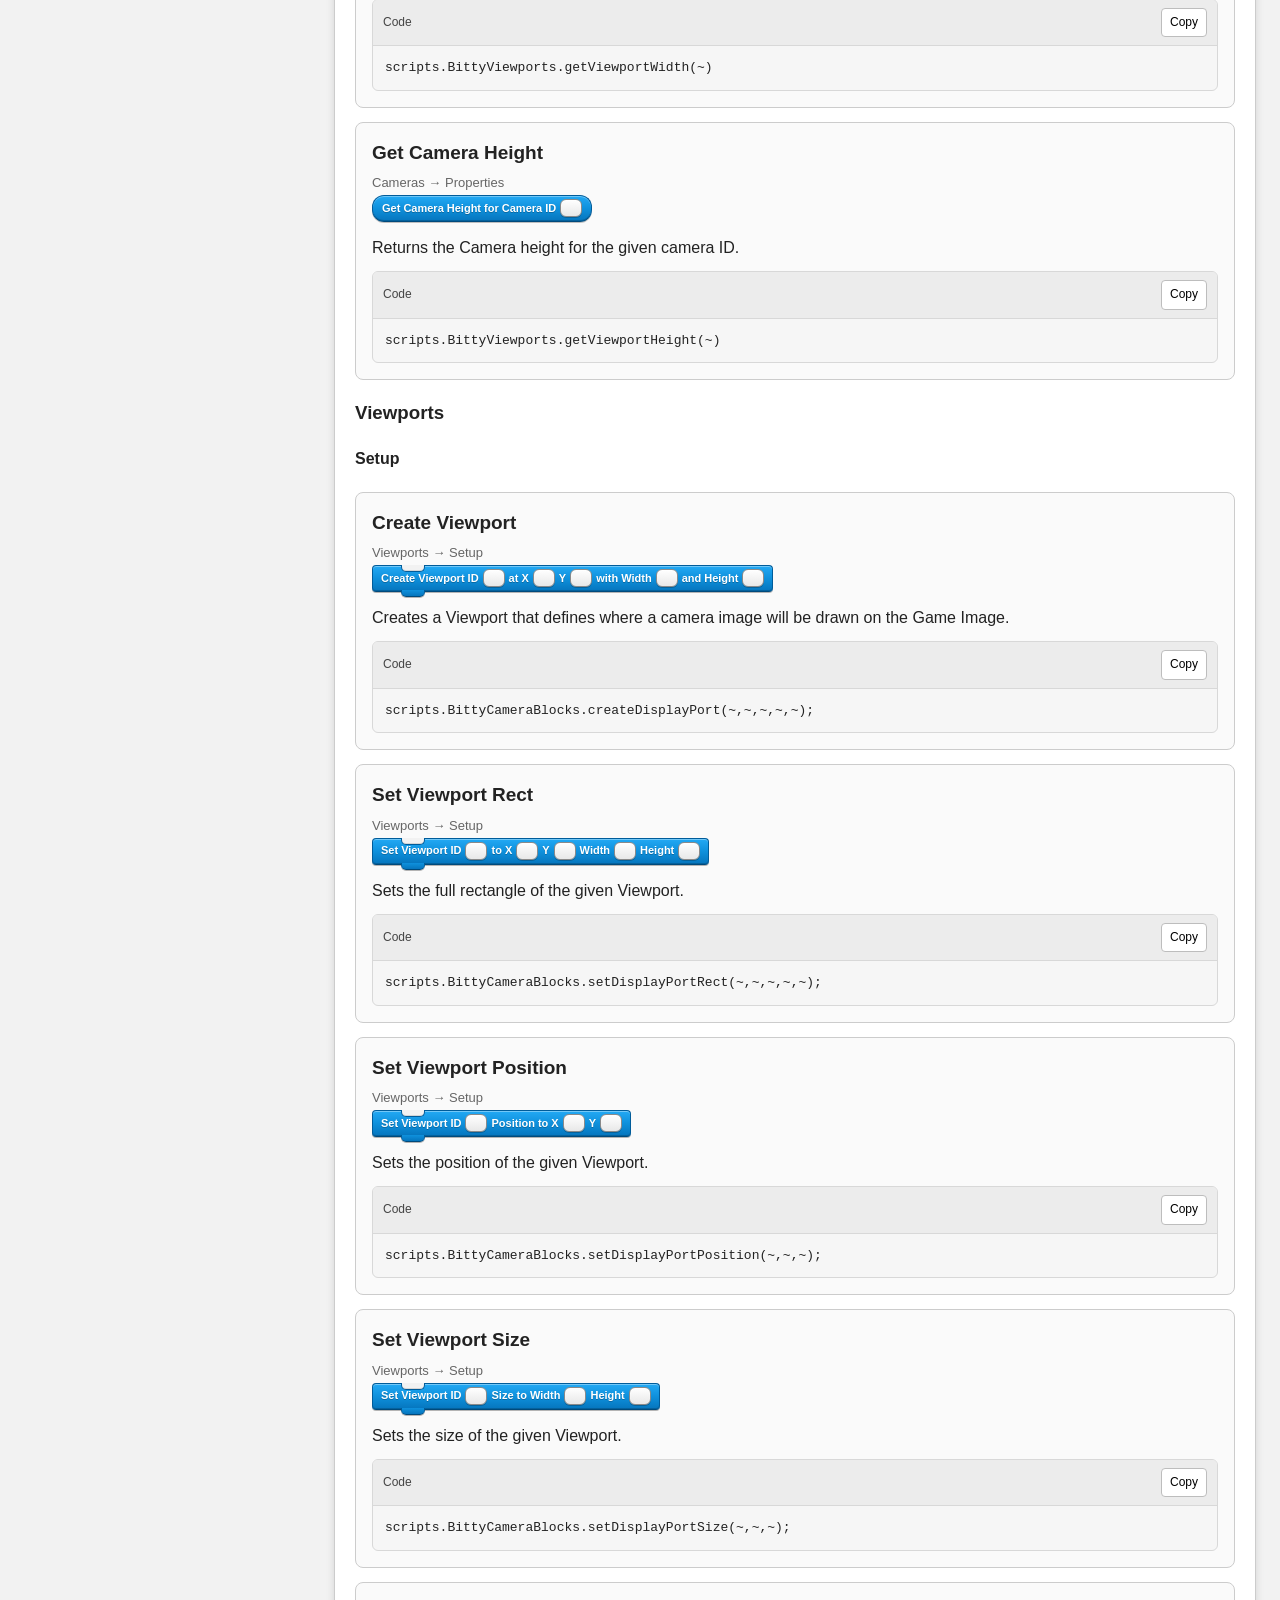
<file: dynamic-camera-documentation/index.html>
<!DOCTYPE html>

<html lang="en">
<head>
<meta charset="utf-8"/>
<meta content="width=device-width, initial-scale=1.0" name="viewport"/>
<title>bittyBIG Dynamic Camera System Documentation</title>
<style>
		:root
		{
			--bg: #f2f2f2;
			--panel: #ffffff;
			--panel-2: #f7f7f7;
			--line: #cccccc;
			--text: #222222;
			--muted: #666666;
			--header: #455a6f;
			--headerText: #ffffff;
			--accent: #1c88d9;
			--accentDark: #1467a6;
			--accentLight: #d8ecfb;
			--danger: #d5525d;
			--dangerDark: #ab3842;
			--success: #7ab34a;
			--successDark: #5e9234;
			--shadow: rgba(0, 0, 0, 0.12);
			--gold: #ffb52a;
		}

		*
		{
			box-sizing: border-box;
		}

		html
		{
			scroll-behavior: smooth;
			scroll-padding-top: 72px;
		}

		[id]
		{
			scroll-margin-top: 72px;
		}

		body
		{
			margin: 0;
			background: var(--bg);
			color: var(--text);
			font-family: Arial, Helvetica, sans-serif;
			line-height: 1.45;
		}

		a
		{
			color: inherit;
			text-decoration: none;
		}

		button,
		input
		{
			font: inherit;
		}

		.app
		{
			display: grid;
			grid-template-columns: 310px minmax(0, 1fr);
			min-height: 100vh;
		}

		/* Sidebar */
		.sidebar
		{
			position: sticky;
			top: 0;
			height: 100vh;
			overflow: auto;
			background: #f7f7f7;
			border-right: 1px solid #bdbdbd;
			padding: 0;
		}

		.sidebar-header
		{
			background: var(--header);
			color: var(--headerText);
			padding: 16px;
			border-bottom: 1px solid #394a5c;
		}

		.sidebar-header h1
		{
			margin: 0;
			font-size: 20px;
			line-height: 1.15;
		}

		.sidebar-header h1 a
		{
			color: var(--headerText);
			text-decoration: none;
		}

		.sidebar-header h1 a:hover
		{
			text-decoration: underline;
		}

		.sidebar-header .sub
		{
			margin-top: 5px;
			font-size: 12px;
			opacity: 0.9;
		}


		.nav-group
		{
			padding: 12px 14px 4px;
		}

		.nav-title
		{
			font-size: 13px;
			font-weight: bold;
			color: #333333;
			text-transform: uppercase;
			margin: 0 0 8px;
		}

		.nav-list
		{
			display: grid;
			gap: 4px;
			margin-bottom: 8px;
		}

		.nav-link
		{
			display: block;
			padding: 7px 8px;
			border-radius: 4px;
			font-size: 14px;
			color: #333333;
		}

		.nav-link:hover,
		.nav-link.active
		{
			background: #dfe8f3;
			color: #000000;
		}

		.nav-mini-title
		{
			font-size: 11px;
			font-weight: bold;
			color: #666666;
			text-transform: uppercase;
			padding: 8px 8px 2px;
		}

		.nav-sub
		{
			padding-left: 12px;
			border-left: 2px solid #d0d0d0;
			margin-left: 6px;
		}

		/* Main */
		.main
		{
			min-width: 0;
		}

		.topbar
		{
			background: var(--header);
			color: var(--headerText);
			padding: 12px 24px;
			border-bottom: 1px solid #394a5c;
		}

		.topbar .title
		{
			font-size: 22px;
			font-weight: bold;
		}

		.topbar .subtitle
		{
			font-size: 13px;
			margin-top: 4px;
			opacity: 0.92;
		}
		.top-nav
		{
			position: sticky;
			top: 0;
			z-index: 30;
			display: flex;
			flex-wrap: wrap;
			gap: 8px;
			padding: 10px 24px;
			background: #ffffff;
			border-bottom: 1px solid var(--line);
			box-shadow: 0 2px 7px rgba(0,0,0,0.08);
		}

		.top-nav a
		{
			display: inline-block;
			padding: 7px 10px;
			border-radius: 5px;
			font-size: 14px;
			font-weight: bold;
			color: #333333;
		}

		.top-nav a:hover
		{
			background: #dfe8f3;
		}

		.left-glossary-nav
		{
			position: static;
			top: auto;
			width: auto;
			margin: 12px;
		}

		.left-glossary-nav .cat
		{
			margin-bottom: 18px;
		}

		.left-glossary-nav .cat-title
		{
			font-size: 11px;
			font-weight: bold;
			text-transform: uppercase;
			letter-spacing: 0.04em;
			color: #ffffff;
			background: #7c8692;
			border: 1px solid #67727e;
			border-radius: 4px;
			padding: 4px 7px;
			margin: 12px 0 6px;
		}

		.left-glossary-nav .glossary-main-title
		{
			font-size: 16px;
			font-weight: bold;
			text-transform: uppercase;
			letter-spacing: 0.04em;
			color: #ffffff;
			background: #455a6f;
			border: 1px solid #394a5c;
			border-radius: 4px;
			padding: 9px 10px;
			margin: 0 0 10px;
		}

		.left-glossary-nav .cat > .cat-title:first-child
		{
			font-size: 14px;
			background: #455a6f;
			border-color: #394a5c;
			padding: 7px 9px;
			margin: 0 0 8px;
		}

		.left-glossary-nav a
		{
			display: block;
			padding: 5px 8px;
			border-radius: 4px;
			font-size: 14px;
			color: #333333;
		}

		.left-glossary-nav a:hover
		{
			background: #dfe8f3;
		}


		.content
		{
			padding: 24px;
			max-width: 1300px;
		}

		.section
		{
			background: var(--panel);
			border: 1px solid var(--line);
			border-radius: 8px;
			box-shadow: 0 2px 8px var(--shadow);
			margin-bottom: 18px;
			overflow: hidden;
		}

		.section-header
		{
			padding: 18px 20px;
			border-bottom: 1px solid var(--line);
			background: var(--panel-2);
		}

		.section-header h2
		{
			margin: 0;
			font-size: 24px;
			color: #138a84;
		}

		.section-body
		{
			padding: 20px;
		}

		p
		{
			margin-top: 0;
		}

		.hero-box
		{
			background: linear-gradient(135deg, #5d7389, #455a6f);
			color: white;
			padding: 24px;
			border-radius: 8px;
			border: 1px solid #394a5c;
		}

		.hero-box h2
		{
			margin: 0 0 10px;
			font-size: 34px;
			color: white;
		}

		.hero-box p
		{
			margin: 0 0 16px;
			font-size: 16px;
			max-width: 900px;
		}

		.hero-buttons
		{
			display: flex;
			flex-wrap: wrap;
			gap: 10px;
		}

		.btn
		{
			display: inline-block;
			padding: 10px 14px;
			border-radius: 6px;
			border: 1px solid rgba(255,255,255,0.22);
			background: rgba(255,255,255,0.12);
			color: white;
			cursor: pointer;
		}

		.btn:hover
		{
			background: rgba(255,255,255,0.22);
		}

		.grid-2
		{
			display: grid;
			grid-template-columns: 1fr 1fr;
			gap: 16px;
		}

		.grid-3
		{
			display: grid;
			grid-template-columns: repeat(3, 1fr);
			gap: 16px;
		}

		.grid-4
		{
			display: grid;
			grid-template-columns: repeat(4, 1fr);
			gap: 16px;
		}

		.info-card
		{
			border: 1px solid var(--line);
			border-radius: 8px;
			padding: 16px;
			background: #fafafa;
		}

		.info-card h3
		{
			margin: 0 0 8px;
			font-size: 18px;
		}

		.note
		{
			padding: 12px 14px;
			border-radius: 8px;
			border: 1px solid #d8d8d8;
			background: #f9f9f9;
			margin: 12px 0;
		}

		.note.good
		{
			background: #eef8e7;
			border-color: #bfd7ac;
		}

		.note.warn
		{
			background: #fff6df;
			border-color: #e7d49a;
		}

		.inline-code
		{
			display: inline-block;
			background: #f0f0f0;
			border: 1px solid #dddddd;
			padding: 2px 6px;
			border-radius: 4px;
			font-family: Consolas, Monaco, "Courier New", monospace;
			font-size: 0.95em;
		}

		/* Tabs */
		.tabs
		{
			display: flex;
			flex-wrap: wrap;
			gap: 8px;
			margin-bottom: 16px;
		}

		.tab-button
		{
			padding: 8px 12px;
			border: 1px solid #bdbdbd;
			border-radius: 6px;
			background: #f7f7f7;
			cursor: pointer;
		}

		.tab-button.active
		{
			background: #dfe8f3;
			border-color: #9fb8d4;
			font-weight: bold;
		}

		.tab-panel
		{
			display: none;
		}

		.tab-panel.active
		{
			display: block;
		}

		/* Stencyl-like block visuals */
		.block-stack
		{
			display: flex;
			flex-direction: column;
			align-items: flex-start;
			gap: 0;
			margin: 8px 0 14px;
			overflow-x: auto;
			overflow-y: visible;
			padding: 6px 8px 10px 4px;
		}

		.block-row
		{
			display: flex;
			flex-wrap: nowrap;
			align-items: center;
			gap: 0;
			min-width: max-content;
			overflow: visible;
		}

		.st-block
		{
			--blockTop: #23a9f4;
			--blockMid: #0f91dd;
			--blockBottom: #0575bd;
			--blockDark: #005c9a;
			--blockCutout: #f2f2f2;

			display: inline-flex;
			flex-wrap: nowrap;
			align-items: center;
			gap: 4px;
			min-height: 22px;
			padding: 3px 8px 4px;
			color: #ffffff;
			font-family: Arial, Helvetica, sans-serif;
			font-weight: 800;
			font-size: 11px;
			line-height: 1;
			white-space: nowrap;
			position: relative;
			vertical-align: middle;
			background: linear-gradient(to bottom, var(--blockTop) 0%, var(--blockMid) 48%, var(--blockBottom) 100%);
			border: 1px solid var(--blockDark);
			border-bottom-color: #004a7c;
			border-radius: 4px;
			text-shadow: 0 1px 0 rgba(0,0,0,0.22);
			box-shadow:
				inset 0 1px 0 rgba(255,255,255,0.36),
				inset 0 -1px 0 rgba(0,0,0,0.18),
				0 1px 0 rgba(0,0,0,0.28);
		}

		.block-stack .st-block
		{
			--blockCutout: #ffffff;
		}

		.generated-block-preview .st-block
		{
			--blockCutout: #f6f6f6;
		}

		.faq-block-image .st-block
		{
			--blockCutout: #fafafa;
		}

		.st-block::before
		{
			content: "";
			position: absolute;
			left: 28px;
			top: -1px;
			width: 22px;
			height: 6px;
			background: var(--blockCutout);
			border-left: 1px solid var(--blockDark);
			border-right: 1px solid var(--blockDark);
			border-bottom: 1px solid var(--blockDark);
			border-radius: 0 0 5px 5px;
			box-shadow: inset 0 -1px 0 rgba(0,0,0,0.12);
		}

		.st-block::after
		{
			content: "";
			position: absolute;
			left: 28px;
			bottom: -6px;
			width: 22px;
			height: 6px;
			background: linear-gradient(to bottom, var(--blockMid) 0%, var(--blockBottom) 100%);
			border-left: 1px solid var(--blockDark);
			border-right: 1px solid var(--blockDark);
			border-bottom: 1px solid #004a7c;
			border-radius: 0 0 5px 5px;
			box-shadow: 0 1px 0 rgba(0,0,0,0.28);
		}


		/* When command blocks are stacked, the upper block's bottom connector should appear inside the lower block's top notch. */
		.block-stack .block-row + .block-row .st-block::before,
		.generated-block-preview .block-row + .block-row .st-block::before
		{
			background: linear-gradient(to bottom, #0f91dd 0%, #0575bd 100%);
			border-left-color: #005c9a;
			border-right-color: #005c9a;
			border-bottom-color: #004a7c;
		}

		.block-stack .block-row:has(.st-block.blue) + .block-row .st-block::before,
		.generated-block-preview .block-row:has(.st-block.blue) + .block-row .st-block::before
		{
			background: linear-gradient(to bottom, #0f91dd 0%, #0575bd 100%);
			border-left-color: #005c9a;
			border-right-color: #005c9a;
			border-bottom-color: #004a7c;
		}

		.block-stack .block-row:has(.st-block.red) + .block-row .st-block::before,
		.generated-block-preview .block-row:has(.st-block.red) + .block-row .st-block::before
		{
			background: linear-gradient(to bottom, #dc555e 0%, #bf3944 100%);
			border-left-color: #9d2630;
			border-right-color: #9d2630;
			border-bottom-color: #862029;
		}

		.block-stack .block-row:has(.st-block.green) + .block-row .st-block::before,
		.generated-block-preview .block-row:has(.st-block.green) + .block-row .st-block::before
		{
			background: linear-gradient(to bottom, #75ad42 0%, #5e9230 100%);
			border-left-color: #4e7b27;
			border-right-color: #4e7b27;
			border-bottom-color: #3f681e;
		}

		.block-stack .block-row:has(.st-block.gray) + .block-row .st-block::before,
		.generated-block-preview .block-row:has(.st-block.gray) + .block-row .st-block::before
		{
			background: linear-gradient(to bottom, #808b97 0%, #66717e 100%);
			border-left-color: #53606c;
			border-right-color: #53606c;
			border-bottom-color: #45515c;
		}

		.st-block.blue
		{
			--blockTop: #23a9f4;
			--blockMid: #0f91dd;
			--blockBottom: #0575bd;
			--blockDark: #005c9a;
		}

		.st-block.red
		{
			--blockTop: #ef737a;
			--blockMid: #dc555e;
			--blockBottom: #bf3944;
			--blockDark: #9d2630;
		}

		.st-block.green
		{
			--blockTop: #93cc5d;
			--blockMid: #75ad42;
			--blockBottom: #5e9230;
			--blockDark: #4e7b27;
		}

		.st-block.gray
		{
			--blockTop: #9aa4af;
			--blockMid: #808b97;
			--blockBottom: #66717e;
			--blockDark: #53606c;
		}

		.st-block.reporter
		{
			min-height: 20px;
			padding: 3px 9px 4px;
			border-radius: 12px;
			box-shadow:
				inset 0 1px 0 rgba(255,255,255,0.34),
				inset 0 -1px 0 rgba(0,0,0,0.18),
				0 1px 0 rgba(0,0,0,0.24);
		}

		.st-block.reporter::before,
		.st-block.reporter::after
		{
			content: none;
		}

		.st-block.boolean
		{
			min-height: 21px;
			padding: 3px 15px 4px;
			border-radius: 0;
			clip-path: polygon(12px 0, calc(100% - 12px) 0, 100% 50%, calc(100% - 12px) 100%, 12px 100%, 0 50%);
		}

		.st-block.boolean::before,
		.st-block.boolean::after
		{
			content: none;
		}

		.st-input,
		.st-dropdown,
		.st-text
		{
			display: inline-flex;
			align-items: center;
			justify-content: center;
			min-height: 18px;
			padding: 1px 6px;
			border-radius: 6px;
			font-weight: 800;
			color: #222222;
			border: 1px solid #8a8a8a;
			box-shadow:
				inset 0 1px 1px rgba(255,255,255,0.95),
				0 1px 0 rgba(0,0,0,0.22);
			vertical-align: middle;
			text-shadow: none;
			white-space: nowrap;
		}

		.st-input
		{
			min-width: 22px;
			background: linear-gradient(#ffffff, #e8e8e8);
		}

		.st-dropdown
		{
			min-width: 32px;
			background: linear-gradient(#ffffff, #e5e5e5);
			padding-right: 20px;
			position: relative;
		}

		.st-dropdown::after
		{
			content: "";
			position: absolute;
			right: 6px;
			top: 50%;
			transform: translateY(-35%);
			width: 0;
			height: 0;
			border-left: 5px solid transparent;
			border-right: 5px solid transparent;
			border-top: 6px solid #666666;
		}

		.st-text
		{
			background: linear-gradient(#fff6c9, #f3d874);
		}

		.st-input .st-block.reporter,
		.st-dropdown .st-block.reporter,
		.st-text .st-block.reporter
		{
			margin: -2px -5px;
		}

		.st-input:has(.st-block.reporter),
		.st-dropdown:has(.st-block.reporter),
		.st-text:has(.st-block.reporter)
		{
			padding: 0;
			border: 0;
			background: transparent;
			box-shadow: none;
			min-width: 0;
		}

		.generated-block-preview,
		.faq-block-image
		{
			overflow-x: auto;
			overflow-y: visible;
			padding-bottom: 10px;
		}

		.generated-block-preview .block-row,
		.faq-block-image.block-row,
		.faq-block-image .block-row
		{
			flex-wrap: nowrap;
			min-width: max-content;
		}

		.block-card
		{
			border: 1px solid var(--line);
			border-radius: 8px;
			background: #fafafa;
			padding: 16px;
			margin-bottom: 14px;
		}

		.block-card h3
		{
			margin: 0 0 8px;
			font-size: 19px;
		}

		.block-meta
		{
			font-size: 13px;
			color: var(--muted);
			margin-bottom: 4px;
		}

		.block-card > .block-row
		{
			margin: -2px 0 14px;
		}

		.block-desc
		{
			margin-bottom: 12px;
		}

		.code-toggle
		{
			display: inline-block;
			padding: 7px 10px;
			border-radius: 5px;
			border: 1px solid #b8c7d8;
			background: #edf4fb;
			color: #1d517f;
			cursor: pointer;
			font-size: 13px;
			font-weight: bold;
			margin-top: 4px;
		}

		.code-toggle:hover
		{
			background: #dfeefa;
		}

		.code-box
		{
			display: block;
			margin-top: 10px;
			border: 1px solid #d8d8d8;
			border-radius: 6px;
			background: #f6f6f6;
			padding: 0;
			overflow: hidden;
		}

		.code-box.open
		{
			display: block;
		}

		.code-bar
		{
			display: flex;
			justify-content: space-between;
			align-items: center;
			background: #ececec;
			border-bottom: 1px solid #d8d8d8;
			padding: 8px 10px;
			font-size: 12px;
			color: #444444;
		}

		.copy-btn
		{
			padding: 5px 8px;
			border-radius: 4px;
			border: 1px solid #bdbdbd;
			background: #ffffff;
			cursor: pointer;
			font-size: 12px;
		}

		.copy-btn:hover
		{
			background: #f2f2f2;
		}

		pre
		{
			margin: 0;
			padding: 12px;
			overflow: auto;
			font-family: Consolas, Monaco, "Courier New", monospace;
			font-size: 13px;
			line-height: 1.5;
		}

		/* Glossary style */
		.glossary-layout
		{
			display: block;
		}

		.glossary-sidebar
		{
			border: 1px solid var(--line);
			border-radius: 8px;
			background: #f7f7f7;
			padding: 12px;
			align-self: start;
			position: sticky;
			top: 18px;
		}

		.glossary-sidebar h3
		{
			margin: 0 0 10px;
			font-size: 16px;
		}

		.glossary-sidebar .cat
		{
			margin-bottom: 12px;
		}

		.glossary-sidebar .cat-title
		{
			font-size: 13px;
			font-weight: bold;
			text-transform: uppercase;
			color: #444444;
			margin-bottom: 6px;
		}

		.glossary-sidebar a
		{
			display: block;
			padding: 5px 6px;
			border-radius: 4px;
			font-size: 14px;
		}

		.glossary-sidebar a:hover
		{
			background: #dfe8f3;
		}

		.left-glossary-nav .cat-title,
		.left-glossary-nav .cat > .cat-title:first-child
		{
			color: #ffffff;
		}

		.term-list
		{
			border: 1px solid var(--line);
			border-radius: 8px;
			background: #fafafa;
			padding: 14px 16px;
			margin-bottom: 18px;
		}

		.term-list p
		{
			margin: 0 0 8px;
		}

		.term-list p:last-child
		{
			margin-bottom: 0;
		}

		/* Interactive setup builder */
		.viewport-demo
		{
			border: 1px solid var(--line);
			border-radius: 8px;
			background: #fafafa;
			padding: 16px;
		}

		.demo-controls
		{
			display: grid;
			grid-template-columns: repeat(auto-fit, minmax(150px, 1fr));
			gap: 10px;
			margin-bottom: 14px;
		}

		.screen-controls
		{
			grid-template-columns: repeat(auto-fit, minmax(150px, 220px));
			margin-top: -4px;
			padding-top: 10px;
			border-top: 1px solid #e5e5e5;
		}

		.screen-controls label
		{
			color: #777777;
		}

		.screen-controls input
		{
			background: #f7f7f7;
		}

		.demo-controls label,
		.viewport-row label
		{
			display: grid;
			gap: 4px;
			font-size: 12px;
			color: #555555;
		}

		.demo-controls input,
		.viewport-row input
		{
			width: 100%;
			padding: 8px 9px;
			border: 1px solid #bebebe;
			border-radius: 5px;
			background: #ffffff;
		}

		.builder-layout
		{
			display: grid;
			grid-template-columns: minmax(0, 1fr) 360px;
			gap: 16px;
			align-items: start;
		}

		.demo-screen
		{
			position: relative;
			width: 100%;
			aspect-ratio: 16 / 9;
			background:
				linear-gradient(45deg, rgba(0,0,0,0.04) 25%, transparent 25%),
				linear-gradient(-45deg, rgba(0,0,0,0.04) 25%, transparent 25%),
				linear-gradient(45deg, transparent 75%, rgba(0,0,0,0.04) 75%),
				linear-gradient(-45deg, transparent 75%, rgba(0,0,0,0.04) 75%);
			background-size: 24px 24px;
			background-position: 0 0, 0 12px, 12px -12px, -12px 0px;
			border: 1px solid #bcbcbc;
			border-radius: 8px;
			overflow: hidden;
		}

		.demo-display-area
		{
			position: absolute;
			border: 2px dashed #1f7dcc;
			background: rgba(31, 125, 204, 0.08);
			overflow: hidden;
		}

		.demo-viewport
		{
			position: absolute;
			border: 2px solid #6ca73c;
			background: rgba(122, 179, 74, 0.18);
			color: #294019;
			display: flex;
			align-items: center;
			justify-content: center;
			font-weight: bold;
			font-size: 13px;
			text-align: center;
			padding: 4px;
		}

		.demo-readout,
		.pixel-readout
		{
			margin-top: 12px;
			font-size: 14px;
			color: #444444;
		}

		.viewport-editor
		{
			border: 1px solid var(--line);
			border-radius: 8px;
			background: #ffffff;
			padding: 12px;
		}

		.viewport-editor h3,
		.pixel-panel h3,
		.generated-code h3
		{
			margin: 0 0 10px;
			font-size: 16px;
		}

		.viewport-row
		{
			display: grid;
			grid-template-columns: 42px repeat(4, 1fr);
			gap: 8px;
			align-items: end;
			padding: 9px 0;
			border-top: 1px solid #eeeeee;
		}

		.viewport-row:first-of-type
		{
			border-top: 0;
			padding-top: 0;
		}

		.viewport-id
		{
			font-weight: bold;
			font-size: 13px;
			color: #333333;
			padding-bottom: 8px;
		}

		.pixel-panel,
		.generated-code
		{
			margin-top: 14px;
			border: 1px solid var(--line);
			border-radius: 8px;
			background: #ffffff;
			padding: 12px;
		}

		.pixel-list
		{
			margin: 0;
			padding-left: 0;
			list-style: none;
		}

		.pixel-list li
		{
			padding: 4px 0;
			border-bottom: 1px solid #eeeeee;
		}

		.pixel-list li:last-child
		{
			border-bottom: 0;
		}

		.generated-code .code-box
		{
			display: block;
			margin-top: 0;
		}

		.generated-block-preview
		{
			padding: 10px;
			background: #f6f6f6;
			min-height: 80px;
		}

		.copy-source
		{
			position: absolute;
			left: -99999px;
			top: auto;
			width: 1px;
			height: 1px;
			overflow: hidden;
			white-space: pre;
		}


		/* Balanced FAQ Cards */
		.faq-list
		{
			display: grid;
			gap: 10px;
		}

		.faq-item
		{
			border: 1px solid #d8d8d8;
			border-radius: 7px;
			background: #fafafa;
			padding: 11px 13px;
		}

		.faq-line
		{
			margin: 0 0 6px;
		}

		.faq-line:last-child
		{
			margin-bottom: 0;
		}

		.faq-block-image
		{
			margin: 8px 0 9px;
		}

		.faq-list a
		{
			color: var(--accentDark);
			font-weight: bold;
			text-decoration: underline;
		}

		.faq-label
		{
			display: inline-block;
			min-width: 68px;
			font-weight: bold;
			color: #138a84;
		}

		/* Footer */
		.footer
		{
			text-align: center;
			padding: 18px 0 6px;
			color: #666666;
			font-size: 13px;
		}

		/* Mobile */
		@media (max-width: 1100px)
		{
			.app
			{
				grid-template-columns: 1fr;
			}

			.sidebar
			{
				position: relative;
				height: auto;
			}

			.top-nav
			{
				position: relative;
				top: auto;
			}

			.glossary-layout
			{
				grid-template-columns: 1fr;
			}

			.glossary-sidebar
			{
				position: relative;
				top: 0;
			}

			.left-glossary-nav
			{
				display: none;
			}
		}

		@media (max-width: 900px)
		{
			.grid-2,
			.grid-3,
			.grid-4,
			.demo-controls,
			.builder-layout
			{
				grid-template-columns: 1fr;
			}
		}
	</style>
</head>
<body>
<div class="app">
<aside class="sidebar">
<div class="sidebar-header">
<h1><a href="https://docs.bittybigstudio.com/">Docs Home</a></h1>
<div class="sub">bittyBIG Studio Documentation</div>
</div>
<div class="glossary-sidebar left-glossary-nav">
<div class="glossary-main-title">Block Glossary</div>
<div class="cat">
<div class="cat-title">Cameras</div>
<div class="cat-title">Setup</div>
<a href="#block-init-dynamic-camera-system">Initialize System</a>
<a href="#block-create-camera">Create Camera</a>
<a href="#block-render-camera-to-viewport">Render Camera to Viewport</a>
<a href="#block-set-camera-size">Set Camera Size</a>
<a href="#block-set-camera-scene-lock">Set Camera Scene Lock</a>
<a href="#block-remove-camera">Remove Camera</a>
<div class="cat-title">Presets</div>
<a href="#block-apply-camera-preset">Apply Camera Preset</a>
<a href="#block-apply-camera-preset-by-name">Apply Camera Preset by Name</a>
<div class="cat-title">Position</div>
<a href="#block-set-camera-center">Set Camera Center</a>
<a href="#block-set-camera-offsets">Set Camera Offsets</a>
<a href="#block-get-camera-offset-x">Get Camera Offset X</a>
<a href="#block-get-camera-offset-y">Get Camera Offset Y</a>
<a href="#block-set-camera-center-to-actor">Center Camera to Actor</a>
<div class="cat-title">Movement</div>
<a href="#block-set-camera-target-center">Set Camera Target Center</a>
<a href="#block-set-camera-target-center-to-actor">Set Camera Target to Actor</a>
<a href="#block-set-camera-follow-style">Set Follow Style</a>
<a href="#block-set-camera-follow-speeds">Set Follow Speeds</a>
<a href="#block-set-camera-lerp-speed">Set Lerp Speed</a>
<a href="#block-set-camera-zero-radius">Set Zero Radius</a>
<div class="cat-title">Rotation</div>
<a href="#block-set-camera-rotation">Set Camera Rotation</a>
<a href="#block-get-camera-rotation">Get Camera Rotation</a>
<a href="#block-reset-camera-rotation">Reset Camera Rotation</a>
<div class="cat-title">Properties</div>
<a href="#block-camera-exists">Camera Exists?</a>
<a href="#block-camera-is-transitioning">Camera Is Transitioning?</a>
<a href="#block-get-camera-x">Get Camera X</a>
<a href="#block-get-camera-y">Get Camera Y</a>
<a href="#block-get-camera-center-x">Get Camera Center X</a>
<a href="#block-get-camera-center-y">Get Camera Center Y</a>
<a href="#block-get-camera-width">Get Camera Width</a>
<a href="#block-get-camera-height">Get Camera Height</a>
</div>
<div class="cat">
<div class="cat-title">Viewports</div>
<div class="cat-title">Setup</div>
<a href="#block-create-viewport">Create Viewport</a>
<a href="#block-set-viewport-rect">Set Viewport Rect</a>
<a href="#block-set-viewport-position">Set Viewport Position</a>
<a href="#block-set-viewport-size">Set Viewport Size</a>
<a href="#block-remove-viewport">Remove Viewport</a>
<div class="cat-title">Appearance</div>
<a href="#block-set-viewport-background-color">Viewport Background Color</a>
<a href="#block-clear-viewport-background">Clear Viewport Background</a>
<a href="#block-set-viewport-background-enabled">Enable Viewport Background</a>
<a href="#block-set-viewport-border">Viewport Border</a>
<a href="#block-set-viewport-scale-mode">Viewport Scale Mode</a>
<div class="cat-title">Viewport Transforms</div>
<a href="#block-set-viewport-rotation">Viewport Rotation</a>
<a href="#block-set-viewport-flip-horizontal">Flip Viewport Horizontally</a>
<a href="#block-set-viewport-flip-vertical">Flip Viewport Vertically</a>
<a href="#block-reset-viewport-transform">Reset Viewport Transform</a>
<div class="cat-title">Properties</div>
<a href="#block-viewport-exists">Viewport Exists?</a>
<a href="#block-get-viewport-x">Get Viewport X</a>
<a href="#block-get-viewport-y">Get Viewport Y</a>
<a href="#block-get-viewport-width">Get Viewport Width</a>
<a href="#block-get-viewport-height">Get Viewport Height</a>
</div>
<div class="cat">
<div class="cat-title">Display</div>
<div class="cat-title">Setup</div>
<a href="#block-set-display-area-rect">Set Display Area</a>
<a href="#block-set-display-area-position">Set Display Area Position</a>
<a href="#block-set-display-area-size">Set Display Area Size</a>
<div class="cat-title">Background</div>
<a href="#block-set-background-color-int">Set Background Color</a>
<a href="#block-set-background-image">Set Background Image</a>
<a href="#block-clear-background-image">Clear Background Image</a>
<a href="#block-has-background-image">Has Background Image?</a>
<div class="cat-title">Properties</div>
<a href="#block-get-display-area-x">Get Display Area X</a>
<a href="#block-get-display-area-y">Get Display Area Y</a>
<a href="#block-get-display-area-width">Get Display Area Width</a>
<a href="#block-get-display-area-height">Get Display Area Height</a>
</div>
<div class="cat">
<div class="cat-title">Effects</div>
<div class="cat-title">Zoom</div>
<a href="#block-set-camera-base-size">Set Camera Base Size</a>
<a href="#block-set-camera-zoom">Set Zoom</a>
<a href="#block-set-camera-zoom-advanced">Tween Zoom</a>
<a href="#block-get-camera-zoom">Get Camera Zoom</a>
<a href="#block-reset-camera-zoom">Reset Camera Zoom</a>
<div class="cat-title">Screenshake</div>
<a href="#block-shake-camera">Shake Camera</a>
<a href="#block-shake-camera-xy">Shake Camera XY</a>
<a href="#block-stop-camera-shake">Stop Camera Shake</a>
</div>
</div></aside>
<main class="main">
<div class="topbar">
<div class="title">bittyBIG Dynamic Camera System</div>
<div class="subtitle">Interactive documentation, glossary, examples, and viewport tester</div>
</div><nav class="top-nav"><a href="#overview">Overview</a><a href="#project-setup">Project Setup</a><a href="#quick-start">Quick Start Guide</a><a href="#scene-setup">Scene Setup</a><a href="#interactive-demo">Viewport Tester</a><a href="#glossary">Block Glossary</a><a href="#troubleshooting">FAQs</a><a href="#release-notes">Release Notes</a><a href="https://discord.gg/BR3WJM4zfG">Support</a></nav>
<div class="content">
<section class="section doc-section" data-search="overview introduction dynamic camera split screen zoom rotation screenshake viewport tester" id="overview">
<div class="section-body">
<div class="hero-box">
<h2>Dynamic Camera System</h2>
<p>
								The bittyBIG Dynamic Camera System gives Stencyl projects a more flexible camera and output pipeline.
								It supports zoom, tweening, split-screen, picture-in-picture, viewport transforms, camera rotation,
								screenshake, and pixel-perfect display behavior.
							</p>
<div class="hero-buttons">
<a class="btn" href="#project-setup">Project Setup</a>
<a class="btn" href="#quick-start">Quick Start Guide</a>
<a class="btn" href="#scene-setup">Scene Setup</a>
<a class="btn" href="#interactive-demo">Viewport Tester</a>
<a class="btn" href="#glossary">Block Glossary</a>
<a class="btn" href="#troubleshooting">FAQs</a>
<a class="btn" href="#release-notes">Release Notes</a>
<a class="btn" href="https://discord.gg/BR3WJM4zfG">Support</a>
</div>
</div>
</div>
</section>
<section class="section doc-section" data-search="project setup stencyl settings display screen size advanced antialiasing pixel snapping project scales fullscreen scale to fit letterbox openfl html5 resizable upscale downscale" id="project-setup">
<div class="section-header">
<h2>Project Setup in Stencyl</h2>
</div>
<div class="section-body">
<p>
	Before adding camera blocks, set the project up so Stencyl, your art scale, and the camera output are all speaking the same language. Otherwise the camera system works, but the project settings quietly wear fake glasses and pretend they are helping.
</p>
<div class="grid-2">
<div class="info-card">
<h3>1. Create and enable</h3>
<ol>
<li>Create a new Stencyl project.</li>
<li>Enable the <strong>bittyBIG Dynamic Camera System</strong> extension.</li>
<li>Restart/open the project if Stencyl needs to reload extension blocks.</li>
</ol>
</div>
<div class="info-card">
<h3>2. Set the screen size</h3>
<ol>
<li>Go to <strong>Game Settings → Settings → Display</strong>.</li>
<li>Set <strong>Screen Size</strong> to the output size you want Stencyl to present.</li>
<li>For a 320x240 pixel-art target, use <span class="inline-code">320x240</span> unless you intentionally want a larger canvas/window.</li>
</ol>
</div>
</div>
<div class="note good">
<strong>Camera sizing rule:</strong> for upscaling, the target camera size should be less than or equal to the Stencyl screen size. For downscaling, the target camera size should be greater than or equal to the Stencyl screen size, and your art should be high-resolution enough to survive being reduced.
</div>
<div class="grid-2">
<div class="info-card">
<h3>3. Pixel-art settings</h3>
<p>Go to <strong>Game Settings → Settings → Advanced</strong>.</p>
<ul>
<li>Set <strong>Antialiasing</strong> to <strong>Off</strong>.</li>
<li>Set <strong>Pixel-Snapping</strong> to <strong>Off</strong> if you want sprites to move smoothly with the camera instead of jittering on the pixel grid.</li>
</ul>
</div>
<div class="info-card">
<h3>4. Project scales</h3>
<p>For the most common pixel-art/upscale workflow:</p>
<ul>
<li>Keep <strong>Project Scales</strong> at <strong>1x</strong>.</li>
<li>Disable the other scales.</li>
<li>Set <strong>Default Scale</strong> to <strong>1x</strong>.</li>
</ul>
</div>
</div>
<div class="note">
<strong>Downscaling workflow:</strong> do not rely on Stencyl project scales for this. Import high-resolution art at <span class="inline-code">1x</span>, then let the camera system downscale the final view. This keeps the camera pipeline in control instead of letting Stencyl and the camera both try to perform the same function.
</div>
<div class="info-card">
<h3>5. Platform fullscreen/window behavior</h3>
<p>
	For Windows, Web, and Mobile exports, fullscreen behavior should be based around <strong>Scale to Fit / Letterbox</strong> style output. When the Stencyl screen size, camera size, and scaling target match cleanly, windowed mode and fullscreen mode behave predictably.
</p>
</div>
<div class="note warn">
<strong>HTML5 resizable window tip:</strong> in <strong>Game Settings → Settings → Advanced → OpenFL Settings</strong>, you can add this line for HTML5 builds:
<div class="code-box open">
<div class="code-bar">
<span>OpenFL Settings</span>
<button class="copy-btn" data-copy-target="pre-html5-resizable-window">Copy</button>
</div>
<pre id="pre-html5-resizable-window">&lt;window resizable="true" if="html5" /&gt;</pre>
</div>
</div>
</div>
</section>
<section class="section doc-section" data-search="quick start guide initialize create camera set camera size center actor blocks code project setup first camera test" id="quick-start">
<div class="section-header">
<h2>Quick Start Guide</h2>
</div>
<div class="section-body">
<p>
	Once the project settings are clean, start with this setup and confirm the camera is drawing before adding presets, zoom, split-screen, or anything fancy.
</p>
<div class="block-stack">
<div class="block-row">
<div class="st-block red">Initialize bittyBIG Dynamic Camera System</div>
</div>
<div class="block-row">
<div class="st-block blue">Create Camera ID <span class="st-input">0</span></div>
</div>
<div class="block-row">
<div class="st-block blue">Set Camera to Width <span class="st-input">320</span> Height <span class="st-input">240</span> for Camera ID <span class="st-input">0</span></div>
</div>
<div class="block-row">
<div class="st-block blue">Set Camera Center to Actor <span class="st-text">player</span> for Camera ID <span class="st-input">0</span></div>
</div>
</div>
<div class="note good">
<strong>What this proves:</strong> the camera system is initialized, Camera ID <span class="inline-code">0</span> exists, the camera has a known view size, and the camera is centered on your player actor variable.
</div>
<div class="note">
<strong>Camera size tip:</strong> use <strong>Set Camera Size</strong> when you want to change how much of the game scene is viewed on screen. For example, a <span class="inline-code">320x180</span> camera on a <span class="inline-code">1920x1080</span> canvas gives a clean <span class="inline-code">6x</span> pixel-perfect view. A <span class="inline-code">320x240</span> camera is a good first test for a <span class="inline-code">320x240</span> Stencyl screen.
</div>
<div class="note warn">
<strong>Debug note:</strong> if actors disappear, die, or stop updating when they leave Stencyl’s normal camera view, check your actor/behavior logic for “kill when off-screen” or similar cleanup behavior. That is separate from the Dynamic Camera System.
</div>
</div>
</section>
<section class="section doc-section" data-search="scene setup layers ui game render parallax background layers scroll factor stencyl editor final composite overlay" id="scene-setup">
<div class="section-header">
<h2>Scene Setup</h2>
</div>
<div class="section-body">
<p>
	The Dynamic Camera System renders your Stencyl scene into a final composite image, then displays that image on a reserved layer. A little scene setup keeps Stencyl layers, parallax backgrounds, and UI overlays behaving predictably.
</p>
<div class="grid-2">
<div class="info-card">
<h3>1. Make a layer named UI</h3>
<p>
	Create a Stencyl layer named <span class="inline-code">UI</span> in every scene that needs screen overlays. This name is reserved by the camera system.
</p>
<ul>
<li>Set the <span class="inline-code">UI</span> layer scroll factors to <span class="inline-code">0, 0</span>.</li>
<li>Put HUD actors, text, icons, menus, and screen-space overlays on this layer.</li>
<li>Position UI objects as screen/HUD objects, not world objects.</li>
</ul>
</div>
<div class="info-card">
<h3>2. Keep UI above every other layer</h3>
<p>
	The <span class="inline-code">UI</span> layer is not copied into the camera render. It stays as a normal Stencyl layer and should be kept above every other layer in the scene so it draws over the final game image.
</p>
<ul>
<li>Use <span class="inline-code">UI</span> for things that should not move with the camera.</li>
<li>Use the <span class="inline-code">UI</span> layer only for final screen overlays.</li>
<li>Do not use <span class="inline-code">UI</span> for gameplay actors that belong inside the camera view.</li>
<li>If you add layers at runtime, make sure <span class="inline-code">UI</span> stays on top afterward.</li>
</ul>
</div>
</div>
<div class="grid-2">
<div class="info-card">
<h3>3. Background and parallax layers</h3>
<p>
	Stencyl background layers can stay in the normal scene layer stack. Custom scroll factors are supported, so parallax backgrounds should move according to their layer settings.
</p>
<ul>
<li>Place background layers wherever they belong in the scene order.</li>
<li>Layers above your gameplay layer can still render into the camera image.</li>
<li>Parallax layers should use their normal Stencyl background/custom scroll settings.</li>
</ul>
</div>
</div>
<div class="note good">
<strong>How it works:</strong> normal scene layers, world layers, and parallax layers are rendered into the final game image on a reserved layer called <span class="inline-code">GameRender</span>. The <span class="inline-code">UI</span> layer is then rendered on top as the final HUD/menu overlay.
</div>
<div class="note warn">
<strong>Common mistake:</strong> if a UI actor does not appear to stay on screen, check that it is on the <span class="inline-code">UI</span> layer, that the layer scroll factor is <span class="inline-code">0, 0</span>, and that the actor is positioned like a screen overlay instead of regular world scenery.
</div>
</div>
</section>
<section class="section doc-section" data-search="common setups examples split screen picture in picture smaller display area fullscreen" id="common-setups">
<div class="section-header">
<h2>Common Setups</h2>
</div>
<div class="section-body">
<div class="note">
							These examples use a <span class="inline-code">1920x1080</span> canvas. Use Set Camera Size when you want to control how much of the game scene is viewed inside that layout.
						</div>
<div class="tabs">
<button class="tab-button active" data-tab="setup-fullscreen">Full Screen</button>
<button class="tab-button" data-tab="setup-split">Split Screen</button>
<button class="tab-button" data-tab="setup-pip">Picture-in-Picture</button>
<button class="tab-button" data-tab="setup-small-area">Smaller Display Area</button>
</div>
<div class="tab-panel active" data-panel="setup-fullscreen">
<h3>Full-screen pixel-perfect camera</h3>
<p>Use this when one camera fills the full <span class="inline-code">1920x1080</span> canvas. A <span class="inline-code">320x180</span> camera gives a clean 6x view.</p>

<div class="code-box" id="setup-fullscreen-stencyl-code">
<div class="code-bar">
<span>Stencyl block copy data</span>
<button class="copy-btn" data-copy-mode="raw" data-copy-target="setup-fullscreen-stencyl-pre">Copy</button>
</div><div class="generated-block-preview">
<div class="block-row">
<div class="st-block red">Initialize bittyBIG Dynamic Camera System</div>
</div>
<div class="block-row">
<div class="st-block blue">Create Camera ID <span class="st-input">0</span></div>
</div>
<div class="block-row">
<div class="st-block blue">Set Camera to Width <span class="st-input">320</span> Height <span class="st-input">180</span> for Camera ID <span class="st-input">0</span></div>
</div>
<div class="block-row">
<div class="st-block blue">Set Camera Center to Actor <span class="st-text">player</span> for Camera ID <span class="st-input">0</span></div>
</div>
</div>
<pre class="copy-source" id="setup-fullscreen-stencyl-pre">&lt;?xml version="1.0" encoding="UTF-8" standalone="no"?&gt;
&lt;copy format="1"&gt;
    &lt;group eventID="-1" id="-1"&gt;
        &lt;bbcam-init-dynamic-camera-system comment="false" x="0" y="0"/&gt;
        &lt;bbcam-create-camera comment="false" x="0" y="0"&gt;
            &lt;int id="0" val="0"/&gt;
        &lt;/bbcam-create-camera&gt;
        &lt;bbcam-set-camera-size comment="false" x="0" y="0"&gt;
            &lt;int id="0" val="320"/&gt;
            &lt;int id="1" val="180"/&gt;
            &lt;int id="2" val="0"/&gt;
        &lt;/bbcam-set-camera-size&gt;
    &lt;/group&gt;
&lt;/copy&gt;</pre>
</div>
<div class="note">After pasting, add your own <strong>Set Camera Center to Actor</strong> block using your player actor or variable.</div>
<div class="code-box" id="setup-fullscreen-code">
<div class="code-bar">
<span>Equivalent code</span>
<button class="copy-btn" data-copy-target="setup-fullscreen-pre">Copy</button>
</div>
<pre id="setup-fullscreen-pre">scripts.BittyCameraSystem.init();

scripts.BittyCameraBlocks.createCamera(0);
scripts.BittyCameraBlocks.setCameraSize(320, 180, 0);
scripts.BittyCameraBlocks.setCameraCenterToActor(player, 0);</pre>
</div>
</div>
<div class="tab-panel" data-panel="setup-split">
<h3>Two-player left/right split screen</h3>
<p>For a <span class="inline-code">1920x1080</span> canvas, each half is <span class="inline-code">960x1080</span>. A <span class="inline-code">160x180</span> camera gives each viewport a clean 6x scale.</p>

<div class="code-box" id="setup-split-stencyl-code">
<div class="code-bar">
<span>Stencyl block copy data</span>
<button class="copy-btn" data-copy-mode="raw" data-copy-target="setup-split-stencyl-pre">Copy</button>
</div><div class="generated-block-preview">
<div class="block-row">
<div class="st-block red">Initialize bittyBIG Dynamic Camera System</div>
</div>
<div class="block-row">
<div class="st-block blue">Create Camera ID <span class="st-input">0</span></div>
</div>
<div class="block-row">
<div class="st-block blue">Create Camera ID <span class="st-input">1</span></div>
</div>
<div class="block-row">
<div class="st-block blue">Set Viewport ID <span class="st-input">0</span> to X <span class="st-input">0</span> Y <span class="st-input">0</span> Width <span class="st-input">960</span> Height <span class="st-input">1080</span></div>
</div>
<div class="block-row">
<div class="st-block blue">Set Viewport ID <span class="st-input">1</span> to X <span class="st-input">960</span> Y <span class="st-input">0</span> Width <span class="st-input">960</span> Height <span class="st-input">1080</span></div>
</div>
<div class="block-row">
<div class="st-block blue">Set Camera to Width <span class="st-input">160</span> Height <span class="st-input">180</span> for Camera ID <span class="st-input">0</span></div>
</div>
<div class="block-row">
<div class="st-block blue">Set Camera to Width <span class="st-input">160</span> Height <span class="st-input">180</span> for Camera ID <span class="st-input">1</span></div>
</div>
</div>
<pre class="copy-source" id="setup-split-stencyl-pre">&lt;?xml version="1.0" encoding="UTF-8" standalone="no"?&gt;
&lt;copy format="1"&gt;
    &lt;group eventID="-1" id="-1"&gt;
        &lt;bbcam-init-dynamic-camera-system comment="false" x="0" y="0"/&gt;
        &lt;bbcam-create-camera comment="false" x="0" y="0"&gt;
            &lt;int id="0" val="0"/&gt;
        &lt;/bbcam-create-camera&gt;
        &lt;bbcam-create-camera comment="false" x="0" y="0"&gt;
            &lt;int id="0" val="1"/&gt;
        &lt;/bbcam-create-camera&gt;
        &lt;bbcam-set-viewport-rect comment="false" x="0" y="0"&gt;
            &lt;int id="0" val="0"/&gt;
            &lt;int id="1" val="0"/&gt;
            &lt;int id="2" val="0"/&gt;
            &lt;int id="3" val="960"/&gt;
            &lt;int id="4" val="1080"/&gt;
        &lt;/bbcam-set-viewport-rect&gt;
        &lt;bbcam-set-viewport-rect comment="false" x="0" y="0"&gt;
            &lt;int id="0" val="1"/&gt;
            &lt;int id="1" val="960"/&gt;
            &lt;int id="2" val="0"/&gt;
            &lt;int id="3" val="960"/&gt;
            &lt;int id="4" val="1080"/&gt;
        &lt;/bbcam-set-viewport-rect&gt;
        &lt;bbcam-set-camera-size comment="false" x="0" y="0"&gt;
            &lt;int id="0" val="160"/&gt;
            &lt;int id="1" val="180"/&gt;
            &lt;int id="2" val="0"/&gt;
        &lt;/bbcam-set-camera-size&gt;
        &lt;bbcam-set-camera-size comment="false" x="0" y="0"&gt;
            &lt;int id="0" val="160"/&gt;
            &lt;int id="1" val="180"/&gt;
            &lt;int id="2" val="1"/&gt;
        &lt;/bbcam-set-camera-size&gt;
    &lt;/group&gt;
&lt;/copy&gt;</pre>
</div>
<div class="code-box" id="setup-split-code">
<div class="code-bar">
<span>Equivalent code</span>
<button class="copy-btn" data-copy-target="setup-split-pre">Copy</button>
</div>
<pre id="setup-split-pre">scripts.BittyCameraSystem.init();

scripts.BittyCameraBlocks.createCamera(0);
scripts.BittyCameraBlocks.createCamera(1);

scripts.BittyCameraBlocks.setDisplayPortRect(0, 0, 0, 960, 1080);
scripts.BittyCameraBlocks.setDisplayPortRect(1, 960, 0, 960, 1080);

scripts.BittyCameraBlocks.setCameraSize(160, 180, 0);
scripts.BittyCameraBlocks.setCameraSize(160, 180, 1);</pre>
</div>
</div>
<div class="tab-panel" data-panel="setup-pip">
<h3>Picture-in-picture camera</h3>
<p>Use one main camera and one smaller overlay camera. This example uses a full <span class="inline-code">1920x1080</span> main viewport with a <span class="inline-code">440x248</span> overlay.</p>

<div class="code-box" id="setup-pip-stencyl-code">
<div class="code-bar">
<span>Stencyl block copy data</span>
<button class="copy-btn" data-copy-mode="raw" data-copy-target="setup-pip-stencyl-pre">Copy</button>
</div><div class="generated-block-preview">
<div class="block-row">
<div class="st-block red">Initialize bittyBIG Dynamic Camera System</div>
</div>
<div class="block-row">
<div class="st-block blue">Create Camera ID <span class="st-input">0</span></div>
</div>
<div class="block-row">
<div class="st-block blue">Create Camera ID <span class="st-input">1</span></div>
</div>
<div class="block-row">
<div class="st-block blue">Set Viewport ID <span class="st-input">0</span> to X <span class="st-input">0</span> Y <span class="st-input">0</span> Width <span class="st-input">1920</span> Height <span class="st-input">1080</span></div>
</div>
<div class="block-row">
<div class="st-block blue">Set Viewport ID <span class="st-input">1</span> to X <span class="st-input">1440</span> Y <span class="st-input">40</span> Width <span class="st-input">440</span> Height <span class="st-input">248</span></div>
</div>
<div class="block-row">
<div class="st-block blue">Set Camera to Width <span class="st-input">320</span> Height <span class="st-input">180</span> for Camera ID <span class="st-input">0</span></div>
</div>
<div class="block-row">
<div class="st-block blue">Set Camera to Width <span class="st-input">110</span> Height <span class="st-input">62</span> for Camera ID <span class="st-input">1</span></div>
</div>
</div>
<pre class="copy-source" id="setup-pip-stencyl-pre">&lt;?xml version="1.0" encoding="UTF-8" standalone="no"?&gt;
&lt;copy format="1"&gt;
    &lt;group eventID="-1" id="-1"&gt;
        &lt;bbcam-init-dynamic-camera-system comment="false" x="0" y="0"/&gt;
        &lt;bbcam-create-camera comment="false" x="0" y="0"&gt;
            &lt;int id="0" val="0"/&gt;
        &lt;/bbcam-create-camera&gt;
        &lt;bbcam-create-camera comment="false" x="0" y="0"&gt;
            &lt;int id="0" val="1"/&gt;
        &lt;/bbcam-create-camera&gt;
        &lt;bbcam-set-viewport-rect comment="false" x="0" y="0"&gt;
            &lt;int id="0" val="0"/&gt;
            &lt;int id="1" val="0"/&gt;
            &lt;int id="2" val="0"/&gt;
            &lt;int id="3" val="1920"/&gt;
            &lt;int id="4" val="1080"/&gt;
        &lt;/bbcam-set-viewport-rect&gt;
        &lt;bbcam-set-viewport-rect comment="false" x="0" y="0"&gt;
            &lt;int id="0" val="1"/&gt;
            &lt;int id="1" val="1440"/&gt;
            &lt;int id="2" val="40"/&gt;
            &lt;int id="3" val="440"/&gt;
            &lt;int id="4" val="248"/&gt;
        &lt;/bbcam-set-viewport-rect&gt;
        &lt;bbcam-set-camera-size comment="false" x="0" y="0"&gt;
            &lt;int id="0" val="320"/&gt;
            &lt;int id="1" val="180"/&gt;
            &lt;int id="2" val="0"/&gt;
        &lt;/bbcam-set-camera-size&gt;
        &lt;bbcam-set-camera-size comment="false" x="0" y="0"&gt;
            &lt;int id="0" val="110"/&gt;
            &lt;int id="1" val="62"/&gt;
            &lt;int id="2" val="1"/&gt;
        &lt;/bbcam-set-camera-size&gt;
    &lt;/group&gt;
&lt;/copy&gt;</pre>
</div>
<div class="code-box" id="setup-pip-code">
<div class="code-bar">
<span>Equivalent code</span>
<button class="copy-btn" data-copy-target="setup-pip-pre">Copy</button>
</div>
<pre id="setup-pip-pre">scripts.BittyCameraSystem.init();

scripts.BittyCameraBlocks.createCamera(0);
scripts.BittyCameraBlocks.createCamera(1);

scripts.BittyCameraBlocks.setDisplayPortRect(0, 0, 0, 1920, 1080);
scripts.BittyCameraBlocks.setDisplayPortRect(1, 1440, 40, 440, 248);

scripts.BittyCameraBlocks.setCameraSize(320, 180, 0);
scripts.BittyCameraBlocks.setCameraSize(110, 62, 1);</pre>
</div>
</div>
<div class="tab-panel" data-panel="setup-small-area">
<h3>Smaller Display Area</h3>
<p>
								For a smaller centered-style setup, use a <span class="inline-code">1440x810</span> Display Area. Left/right halves are
								<span class="inline-code">720x810</span>.
							</p>

<div class="code-box" id="setup-small-stencyl-code">
<div class="code-bar">
<span>Stencyl block copy data</span>
<button class="copy-btn" data-copy-mode="raw" data-copy-target="setup-small-stencyl-pre">Copy</button>
</div><div class="generated-block-preview">
<div class="block-row">
<div class="st-block red">Initialize bittyBIG Dynamic Camera System</div>
</div>
<div class="block-row">
<div class="st-block blue">Set Display Area to X <span class="st-input">0</span> Y <span class="st-input">0</span> Width <span class="st-input">1440</span> Height <span class="st-input">810</span></div>
</div>
<div class="block-row">
<div class="st-block blue">Set Viewport ID <span class="st-input">0</span> to X <span class="st-input">0</span> Y <span class="st-input">0</span> Width <span class="st-input">720</span> Height <span class="st-input">810</span></div>
</div>
<div class="block-row">
<div class="st-block blue">Set Viewport ID <span class="st-input">1</span> to X <span class="st-input">720</span> Y <span class="st-input">0</span> Width <span class="st-input">720</span> Height <span class="st-input">810</span></div>
</div>
</div>
<pre class="copy-source" id="setup-small-stencyl-pre">&lt;?xml version="1.0" encoding="UTF-8" standalone="no"?&gt;
&lt;copy format="1"&gt;
    &lt;group eventID="-1" id="-1"&gt;
        &lt;bbcam-init-dynamic-camera-system comment="false" x="0" y="0"/&gt;
        &lt;bbcam-set-display-area-rect comment="false" x="0" y="0"&gt;
            &lt;int id="0" val="0"/&gt;
            &lt;int id="1" val="0"/&gt;
            &lt;int id="2" val="1440"/&gt;
            &lt;int id="3" val="810"/&gt;
        &lt;/bbcam-set-display-area-rect&gt;
        &lt;bbcam-create-camera comment="false" x="0" y="0"&gt;
            &lt;int id="0" val="0"/&gt;
        &lt;/bbcam-create-camera&gt;
        &lt;bbcam-create-camera comment="false" x="0" y="0"&gt;
            &lt;int id="0" val="1"/&gt;
        &lt;/bbcam-create-camera&gt;
        &lt;bbcam-set-viewport-rect comment="false" x="0" y="0"&gt;
            &lt;int id="0" val="0"/&gt;
            &lt;int id="1" val="0"/&gt;
            &lt;int id="2" val="0"/&gt;
            &lt;int id="3" val="720"/&gt;
            &lt;int id="4" val="810"/&gt;
        &lt;/bbcam-set-viewport-rect&gt;
        &lt;bbcam-set-viewport-rect comment="false" x="0" y="0"&gt;
            &lt;int id="0" val="1"/&gt;
            &lt;int id="1" val="720"/&gt;
            &lt;int id="2" val="0"/&gt;
            &lt;int id="3" val="720"/&gt;
            &lt;int id="4" val="810"/&gt;
        &lt;/bbcam-set-viewport-rect&gt;
        &lt;bbcam-set-camera-size comment="false" x="0" y="0"&gt;
            &lt;int id="0" val="120"/&gt;
            &lt;int id="1" val="135"/&gt;
            &lt;int id="2" val="0"/&gt;
        &lt;/bbcam-set-camera-size&gt;
        &lt;bbcam-set-camera-size comment="false" x="0" y="0"&gt;
            &lt;int id="0" val="120"/&gt;
            &lt;int id="1" val="135"/&gt;
            &lt;int id="2" val="1"/&gt;
        &lt;/bbcam-set-camera-size&gt;
    &lt;/group&gt;
&lt;/copy&gt;</pre>
</div>
<div class="code-box" id="setup-small-code">
<div class="code-bar">
<span>Equivalent code</span>
<button class="copy-btn" data-copy-target="setup-small-pre">Copy</button>
</div>
<pre id="setup-small-pre">scripts.BittyCameraSystem.init();

scripts.BittyCameraBlocks.setGameAreaRect(0, 0, 1440, 810);

scripts.BittyCameraBlocks.createCamera(0);
scripts.BittyCameraBlocks.createCamera(1);

scripts.BittyCameraBlocks.setDisplayPortRect(0, 0, 0, 720, 810);
scripts.BittyCameraBlocks.setDisplayPortRect(1, 720, 0, 720, 810);

scripts.BittyCameraBlocks.setCameraSize(120, 135, 0);
scripts.BittyCameraBlocks.setCameraSize(120, 135, 1);</pre>
</div>
</div>
</div>
</section>
<section class="section doc-section" data-search="interactive viewport tester setup builder display area split screen pip viewport coordinates pixel perfect camera size generated code" id="interactive-demo">
<div class="section-header">
<h2>Interactive Viewport Setup Builder</h2>
</div>
<div class="section-body">
<p>
							Preview what the final layout will look like, then generate setup code for your project.
							Viewports split the game canvas, not the full screen.
						</p>
<div class="viewport-demo">
<div class="demo-controls">
<label>
									Canvas X
									<input id="canvasX" type="number" value="0"/>
</label>
<label>
									Canvas Y
									<input id="canvasY" type="number" value="0"/>
</label>
<label>
									Canvas Width
									<input id="canvasW" min="1" type="number" value="1920"/>
</label>
<label>
									Canvas Height
									<input id="canvasH" min="1" type="number" value="1080"/>
</label>
<label>
									Viewports
									<input id="viewportCount" max="5" min="1" type="number" value="1"/>
</label>
</div>
<div class="demo-controls screen-controls">
<label>
									Screen Width
									<input id="screenW" min="1" type="number" value="1920"/>
</label>
<label>
									Screen Height
									<input id="screenH" min="1" type="number" value="1080"/>
</label>
</div>
<div class="tabs">
<button class="tab-button active layout-button" data-layout="full">Full</button>
<button class="tab-button layout-button" data-layout="left-right">Left / Right Split</button>
<button class="tab-button layout-button" data-layout="top-bottom">Top / Bottom Split</button>
<button class="tab-button layout-button" data-layout="four-grid">Four View Grid</button>
<button class="tab-button layout-button" data-layout="pip">Picture-in-Picture</button>
</div>
<div class="builder-layout">
<div>
<div class="demo-screen" id="demoScreen">
<div class="demo-display-area" id="demoDisplayArea"></div>
</div>
<div class="demo-readout" id="demoReadout"></div>
</div>
<div class="viewport-editor">
<h3>Viewport Rects</h3>
<div id="viewportRows"></div>
</div>
</div>
<div class="pixel-panel">
<h3>Suggested Pixel Perfect Camera Sizes</h3>
<p>
									These are clean camera sizes based on your canvas size. 1x is the full canvas size.
								</p>
<ul class="pixel-list" id="pixelPerfectList"></ul>
</div>
<div class="generated-code">
<h3>Generated Setup Code</h3>
<div class="tabs generated-code-tabs">
<button class="tab-button active" data-tab="generated-stencyl-copy-panel">Stencyl Blocks</button>
<button class="tab-button" data-tab="generated-haxe-code-panel">Haxe Code</button>
</div>
<div class="tab-panel active" data-panel="generated-stencyl-copy-panel">
<div class="code-box open">
<div class="code-bar">
<span>Generated Stencyl blocks</span>
<button class="copy-btn" data-copy-mode="raw" data-copy-target="generatedStencylBlocks">Copy</button>
</div>
<div class="generated-block-preview" id="generatedStencylBlockPreview"></div>
<pre class="copy-source" id="generatedStencylBlocks"></pre>
</div>
<div class="note">
										Copy the blocks directly into your project.
									</div>
</div>
<div class="tab-panel" data-panel="generated-haxe-code-panel">
<div class="code-box open">
<div class="code-bar">
<span>Initial camera and viewport setup</span>
<button class="copy-btn" data-copy-target="generatedSetupCode">Copy</button>
</div>
<pre id="generatedSetupCode"></pre>
</div>
</div>
</div>
</div>
</div>
</section>
<section class="section doc-section" data-search="glossary blocks reference stencyl style cameras viewports display effects" id="glossary">
<div class="section-header">
<h2>Block Glossary</h2>
</div>
<div class="section-body">
<p>
							This glossary is organized more like Stencyl’s block guide:
							blocks first, descriptions second, code shown directly under each block.
						</p>
<div id="key-terms">
<h3>Key Terms</h3>
<div class="term-list">
<p><strong>Display Area</strong> - The final rectangle where the whole bittyBIG output appears on the screen.</p>
<p><strong>Viewport</strong> - A rectangle inside the Display Area. It controls where a camera image appears.</p>
<p><strong>Camera Size</strong> - How much world the camera sees before zoom. This is your low-resolution world view size.</p>
<p><strong>Zoom</strong> - Changes how much of the world the camera sees. Higher zoom means a closer view.</p>
<p><strong>Viewport Coordinates</strong> - Based on the current Display Area size.</p>
</div>
</div>
<div>
<h3 id="cat-cameras">Cameras</h3>
<h4>Setup</h4>
<div class="block-card" id="block-init-dynamic-camera-system">
<h3>Initialize System</h3>
<div class="block-meta">Cameras → Setup</div>
<div class="block-row">
<div class="st-block red">
											Initialize bittyBIG Dynamic Camera System
										</div>
</div>
<div class="block-desc">
										Initializes the bittyBIG dynamic camera, renderer, and display systems in the proper order for the current scene.
									</div>
<div class="code-box">
<div class="code-bar">
<span>Code</span>
<button class="copy-btn" data-copy-target="pre-block-init-dynamic-camera-system">Copy</button>
</div>
<pre id="pre-block-init-dynamic-camera-system">scripts.BittyCameraSystem.init();</pre>
</div>
</div>
<div class="block-card" id="block-create-camera">
<h3>Create Camera</h3>
<div class="block-meta">Cameras → Setup</div>
<div class="block-row">
<div class="st-block blue">
											Create Camera ID <span class="st-input"></span>
</div>
</div>
<div class="block-desc">
										Creates a new camera with the given camera ID.
									</div>
<div class="code-box">
<div class="code-bar">
<span>Code</span>
<button class="copy-btn" data-copy-target="pre-block-create-camera">Copy</button>
</div>
<pre id="pre-block-create-camera">scripts.BittyCameraBlocks.createCamera(~);</pre>
</div>
</div>
<div class="block-card" id="block-render-camera-to-viewport">
<h3>Render Camera to Viewport</h3>
<div class="block-meta">Cameras → Setup</div>
<div class="block-row">
<div class="st-block blue">
											Render Camera ID <span class="st-input"></span> to Viewport ID <span class="st-input"></span>
</div>
</div>
<div class="block-desc">
										Draws the render image from the specified camera into the specified Viewport on the Game Image.
									</div>
<div class="code-box">
<div class="code-bar">
<span>Code</span>
<button class="copy-btn" data-copy-target="pre-block-render-camera-to-viewport">Copy</button>
</div>
<pre id="pre-block-render-camera-to-viewport">scripts.BittyCameraBlocks.renderCameraToDisplayPort(~,~);</pre>
</div>
</div>
<div class="block-card" id="block-set-camera-size">
<h3>Set Camera Size</h3>
<div class="block-meta">Cameras → Setup</div>
<div class="block-row">
<div class="st-block blue">
											Set Camera to Width <span class="st-input"></span> Height <span class="st-input"></span> for Camera ID <span class="st-input"></span>
</div>
</div>
<div class="block-desc">
										Sets the Camera size for the given camera ID.
									</div>
<div class="code-box">
<div class="code-bar">
<span>Code</span>
<button class="copy-btn" data-copy-target="pre-block-set-camera-size">Copy</button>
</div>
<pre id="pre-block-set-camera-size">scripts.BittyViewports.setViewportSize(~, ~, ~);</pre>
</div>
</div>
<div class="block-card" id="block-set-camera-scene-lock">
<h3>Set Camera Scene Lock</h3>
<div class="block-meta">Cameras → Setup</div>
<div class="block-row">
<div class="st-block blue">
											Set Camera ID <span class="st-input"></span> Scene Lock to <span class="st-dropdown">Lock Camera To Scene</span>
</div>
</div>
<div class="block-desc">
										Locks or unlocks the camera from being limited to the scene bounds.
									</div>
<div class="code-box">
<div class="code-bar">
<span>Code</span>
<button class="copy-btn" data-copy-target="pre-block-set-camera-scene-lock">Copy</button>
</div>
<pre id="pre-block-set-camera-scene-lock">scripts.BittyCameraBlocks.setCameraSceneLock(~,~);</pre>
</div>
</div>
<div class="block-card" id="block-remove-camera">
<h3>Remove Camera</h3>
<div class="block-meta">Cameras → Setup</div>
<div class="block-row">
<div class="st-block blue">
											Remove Camera ID <span class="st-input"></span>
</div>
</div>
<div class="block-desc">
										Removes the camera with the given ID.
									</div>
<div class="code-box">
<div class="code-bar">
<span>Code</span>
<button class="copy-btn" data-copy-target="pre-block-remove-camera">Copy</button>
</div>
<pre id="pre-block-remove-camera">scripts.BittyCameraBlocks.removeCamera(~);</pre>
</div>
</div>
<h4>Presets</h4>
<div class="block-card" id="block-apply-camera-preset">
<h3>Apply Camera Preset</h3>
<div class="block-meta">Cameras → Presets</div>
<div class="block-row">
<div class="st-block blue">
											Apply Camera Preset <span class="st-dropdown">Centered</span> to Camera ID <span class="st-input"></span>
</div>
</div>
<div class="block-desc">
										Applies one of the shipped camera presets to the selected camera.
									</div>
<div class="code-box">
<div class="code-bar">
<span>Code</span>
<button class="copy-btn" data-copy-target="pre-block-apply-camera-preset">Copy</button>
</div>
<pre id="pre-block-apply-camera-preset">scripts.BittyCameraBlocks.applyCameraPreset(~,~);</pre>
</div>
</div>
<div class="block-card" id="block-apply-camera-preset-by-name">
<h3>Apply Camera Preset by Name</h3>
<div class="block-meta">Cameras → Presets</div>
<div class="block-row">
<div class="st-block blue">
											Apply Camera Preset named <span class="st-text"></span> to Camera ID <span class="st-input"></span>
</div>
</div>
<div class="block-desc">
										Applies any camera preset by name. Use this for custom presets added in BittyCameraPresets.hx.
									</div>
<div class="code-box">
<div class="code-bar">
<span>Code</span>
<button class="copy-btn" data-copy-target="pre-block-apply-camera-preset-by-name">Copy</button>
</div>
<pre id="pre-block-apply-camera-preset-by-name">scripts.BittyCameraBlocks.applyCameraPreset(~,~);</pre>
</div>
</div>
<h4>Position</h4>
<div class="block-card" id="block-set-camera-center">
<h3>Set Camera Center</h3>
<div class="block-meta">Cameras → Position</div>
<div class="block-row">
<div class="st-block blue">
											Set Camera Center to X <span class="st-input"></span> Y <span class="st-input"></span> for Camera ID <span class="st-input"></span>
</div>
</div>
<div class="block-desc">
										Sets the camera center position for the given camera ID.
									</div>
<div class="code-box">
<div class="code-bar">
<span>Code</span>
<button class="copy-btn" data-copy-target="pre-block-set-camera-center">Copy</button>
</div>
<pre id="pre-block-set-camera-center">scripts.BittyViewports.setCameraCenter(~, ~, ~);</pre>
</div>
</div>
<div class="block-card" id="block-set-camera-offsets">
<h3>Set Camera Offsets</h3>
<div class="block-meta">Cameras → Position</div>
<div class="block-row">
<div class="st-block blue">
											Set Camera Offset X <span class="st-input"></span> Y <span class="st-input"></span> for Camera ID <span class="st-input"></span>
</div>
</div>
<div class="block-desc">
										Sets the horizontal and vertical offset used by camera follow movement.
									</div>
<div class="code-box">
<div class="code-bar">
<span>Code</span>
<button class="copy-btn" data-copy-target="pre-block-set-camera-offsets">Copy</button>
</div>
<pre id="pre-block-set-camera-offsets">scripts.BittyCameraBlocks.setCameraOffsets(~,~,~);</pre>
</div>
</div>
<div class="block-card" id="block-get-camera-offset-x">
<h3>Get Camera Offset X</h3>
<div class="block-meta">Cameras → Position</div>
<div class="block-row">
<div class="st-block blue reporter">
											Get Camera Offset X for Camera ID <span class="st-input"></span>
</div>
</div>
<div class="block-desc">
										Returns the current horizontal camera offset for the given camera ID.
									</div>
<div class="code-box">
<div class="code-bar">
<span>Code</span>
<button class="copy-btn" data-copy-target="pre-block-get-camera-offset-x">Copy</button>
</div>
<pre id="pre-block-get-camera-offset-x">scripts.BittyCameraBlocks.getCameraOffsetX(~)</pre>
</div>
</div>
<div class="block-card" id="block-get-camera-offset-y">
<h3>Get Camera Offset Y</h3>
<div class="block-meta">Cameras → Position</div>
<div class="block-row">
<div class="st-block blue reporter">
											Get Camera Offset Y for Camera ID <span class="st-input"></span>
</div>
</div>
<div class="block-desc">
										Returns the current vertical camera offset for the given camera ID.
									</div>
<div class="code-box">
<div class="code-bar">
<span>Code</span>
<button class="copy-btn" data-copy-target="pre-block-get-camera-offset-y">Copy</button>
</div>
<pre id="pre-block-get-camera-offset-y">scripts.BittyCameraBlocks.getCameraOffsetY(~)</pre>
</div>
</div>
<div class="block-card" id="block-set-camera-center-to-actor">
<h3>Center Camera to Actor</h3>
<div class="block-meta">Cameras → Position</div>
<div class="block-row">
<div class="st-block blue">
											Set Camera Center to Actor <span class="st-text"></span> for Camera ID <span class="st-input"></span>
</div>
</div>
<div class="block-desc">
										Sets Camera Position to Center of Given actor. Removes Jitter from Stencyl's built-in Camera.
									</div>
<div class="code-box">
<div class="code-bar">
<span>Code</span>
<button class="copy-btn" data-copy-target="pre-block-set-camera-center-to-actor">Copy</button>
</div>
<pre id="pre-block-set-camera-center-to-actor">scripts.BittyCameraBlocks.setCameraCenterToActor(~,~);</pre>
</div>
</div>
<h4>Movement</h4>
<div class="block-card" id="block-set-camera-target-center">
<h3>Set Camera Target Center</h3>
<div class="block-meta">Cameras → Movement</div>
<div class="block-row">
<div class="st-block blue">
											Set Camera Target Center to X <span class="st-input"></span> Y <span class="st-input"></span> for Camera ID <span class="st-input"></span>
</div>
</div>
<div class="block-desc">
										Sets the point this camera moves toward. Presets and follow settings control how the camera moves toward it.
									</div>
<div class="code-box">
<div class="code-bar">
<span>Code</span>
<button class="copy-btn" data-copy-target="pre-block-set-camera-target-center">Copy</button>
</div>
<pre id="pre-block-set-camera-target-center">scripts.BittyCameraBlocks.setCameraTargetCenter(~,~,~);</pre>
</div>
</div>
<div class="block-card" id="block-set-camera-target-center-to-actor">
<h3>Set Camera Target to Actor</h3>
<div class="block-meta">Cameras → Movement</div>
<div class="block-row">
<div class="st-block blue">
											Set Camera Target Center to Actor <span class="st-text"></span> for Camera ID <span class="st-input"></span>
</div>
</div>
<div class="block-desc">
										Sets the camera target center to the selected actor. Presets and follow settings control how the camera moves toward it.
									</div>
<div class="code-box">
<div class="code-bar">
<span>Code</span>
<button class="copy-btn" data-copy-target="pre-block-set-camera-target-center-to-actor">Copy</button>
</div>
<pre id="pre-block-set-camera-target-center-to-actor">scripts.BittyCameraBlocks.setCameraTargetCenterToActor(~,~);</pre>
</div>
</div>
<div class="block-card" id="block-set-camera-follow-style">
<h3>Set Follow Style</h3>
<div class="block-meta">Cameras → Movement</div>
<div class="block-row">
<div class="st-block blue">
											Set Follow Style to <span class="st-dropdown">Direct</span> for Camera ID <span class="st-input"></span>
</div>
</div>
<div class="block-desc">
										Sets the camera follow style. Direct follows the target center directly. Grid-Based follows the center of the grid cell containing the target.
									</div>
<div class="code-box">
<div class="code-bar">
<span>Code</span>
<button class="copy-btn" data-copy-target="pre-block-set-camera-follow-style">Copy</button>
</div>
<pre id="pre-block-set-camera-follow-style">scripts.BittyCameraBlocks.setCameraFollowStyle(~,~);</pre>
</div>
</div>
<div class="block-card" id="block-set-camera-follow-speeds">
<h3>Set Follow Speeds</h3>
<div class="block-meta">Cameras → Movement</div>
<div class="block-row">
<div class="st-block blue">
											Set Follow Speed X <span class="st-input"></span> Y <span class="st-input"></span> for Camera ID <span class="st-input"></span>
</div>
</div>
<div class="block-desc">
										Sets the horizontal and vertical follow speeds used by camera lerp movement.
									</div>
<div class="code-box">
<div class="code-bar">
<span>Code</span>
<button class="copy-btn" data-copy-target="pre-block-set-camera-follow-speeds">Copy</button>
</div>
<pre id="pre-block-set-camera-follow-speeds">scripts.BittyCameraBlocks.setCameraFollowSpeeds(~,~,~);</pre>
</div>
</div>
<div class="block-card" id="block-set-camera-lerp-speed">
<h3>Set Lerp Speed</h3>
<div class="block-meta">Cameras → Movement</div>
<div class="block-row">
<div class="st-block blue">
											Set Lerp Speed to <span class="st-input"></span> for Camera ID <span class="st-input"></span>
</div>
</div>
<div class="block-desc">
										Sets how heavily the camera movement is smoothed. Higher values move more slowly.
									</div>
<div class="code-box">
<div class="code-bar">
<span>Code</span>
<button class="copy-btn" data-copy-target="pre-block-set-camera-lerp-speed">Copy</button>
</div>
<pre id="pre-block-set-camera-lerp-speed">scripts.BittyCameraBlocks.setCameraLerpSpeed(~,~);</pre>
</div>
</div>
<div class="block-card" id="block-set-camera-zero-radius">
<h3>Set Zero Radius</h3>
<div class="block-meta">Cameras → Movement</div>
<div class="block-row">
<div class="st-block blue">
											Set Zero Radius to <span class="st-input"></span> for Camera ID <span class="st-input"></span>
</div>
</div>
<div class="block-desc">
										Sets the snap distance used to finish camera movement cleanly near the target.
									</div>
<div class="code-box">
<div class="code-bar">
<span>Code</span>
<button class="copy-btn" data-copy-target="pre-block-set-camera-zero-radius">Copy</button>
</div>
<pre id="pre-block-set-camera-zero-radius">scripts.BittyCameraBlocks.setCameraZeroRadius(~,~);</pre>
</div>
</div>
<h4>Rotation</h4>
<div class="block-card" id="block-set-camera-rotation">
<h3>Set Camera Rotation</h3>
<div class="block-meta">Cameras → Rotation</div>
<div class="block-row">
<div class="st-block blue">
											Set Camera ID <span class="st-input"></span> Rotation to <span class="st-input"></span> Degrees
										</div>
</div>
<div class="block-desc">
										Rotates the world view around the center of the given camera.
									</div>
<div class="code-box">
<div class="code-bar">
<span>Code</span>
<button class="copy-btn" data-copy-target="pre-block-set-camera-rotation">Copy</button>
</div>
<pre id="pre-block-set-camera-rotation">scripts.BittyCameraBlocks.setCameraRotation(~,~);</pre>
</div>
</div>
<div class="block-card" id="block-get-camera-rotation">
<h3>Get Camera Rotation</h3>
<div class="block-meta">Cameras → Rotation</div>
<div class="block-row">
<div class="st-block blue reporter">
											Get Camera ID <span class="st-input"></span> Rotation
										</div>
</div>
<div class="block-desc">
										Returns the current world-view rotation in degrees for the given camera.
									</div>
<div class="code-box">
<div class="code-bar">
<span>Code</span>
<button class="copy-btn" data-copy-target="pre-block-get-camera-rotation">Copy</button>
</div>
<pre id="pre-block-get-camera-rotation">scripts.BittyCameraBlocks.getCameraRotation(~)</pre>
</div>
</div>
<div class="block-card" id="block-reset-camera-rotation">
<h3>Reset Camera Rotation</h3>
<div class="block-meta">Cameras → Rotation</div>
<div class="block-row">
<div class="st-block blue">
											Reset Rotation for Camera ID <span class="st-input"></span>
</div>
</div>
<div class="block-desc">
										Resets camera world-view rotation back to 0 degrees.
									</div>
<div class="code-box">
<div class="code-bar">
<span>Code</span>
<button class="copy-btn" data-copy-target="pre-block-reset-camera-rotation">Copy</button>
</div>
<pre id="pre-block-reset-camera-rotation">scripts.BittyCameraBlocks.resetCameraRotation(~);</pre>
</div>
</div>
<h4>Properties</h4>
<div class="block-card" id="block-camera-exists">
<h3>Camera Exists?</h3>
<div class="block-meta">Cameras → Properties</div>
<div class="block-row">
<div class="st-block blue boolean">
											Camera with ID <span class="st-input"></span> exists
										</div>
</div>
<div class="block-desc">
										Returns true if a camera with this ID is currently created.
									</div>
<div class="code-box">
<div class="code-bar">
<span>Code</span>
<button class="copy-btn" data-copy-target="pre-block-camera-exists">Copy</button>
</div>
<pre id="pre-block-camera-exists">scripts.BittyViewports.cameraExists(~)</pre>
</div>
</div>
<div class="block-card" id="block-camera-is-transitioning">
<h3>Camera Is Transitioning?</h3>
<div class="block-meta">Cameras → Properties</div>
<div class="block-row">
<div class="st-block blue boolean">
											Camera ID <span class="st-input"></span> is transitioning
										</div>
</div>
<div class="block-desc">
										Returns true if the camera is still moving toward its target position.
									</div>
<div class="code-box">
<div class="code-bar">
<span>Code</span>
<button class="copy-btn" data-copy-target="pre-block-camera-is-transitioning">Copy</button>
</div>
<pre id="pre-block-camera-is-transitioning">scripts.BittyCameraBlocks.isCameraTransitioning(~)</pre>
</div>
</div>
<div class="block-card" id="block-get-camera-x">
<h3>Get Camera X</h3>
<div class="block-meta">Cameras → Properties</div>
<div class="block-row">
<div class="st-block blue reporter">
											Get Camera X for Camera ID <span class="st-input"></span>
</div>
</div>
<div class="block-desc">
										Returns the camera X position for the given camera ID.
									</div>
<div class="code-box">
<div class="code-bar">
<span>Code</span>
<button class="copy-btn" data-copy-target="pre-block-get-camera-x">Copy</button>
</div>
<pre id="pre-block-get-camera-x">scripts.BittyViewports.getCameraX(~)</pre>
</div>
</div>
<div class="block-card" id="block-get-camera-y">
<h3>Get Camera Y</h3>
<div class="block-meta">Cameras → Properties</div>
<div class="block-row">
<div class="st-block blue reporter">
											Get Camera Y for Camera ID <span class="st-input"></span>
</div>
</div>
<div class="block-desc">
										Returns the camera Y position for the given camera ID.
									</div>
<div class="code-box">
<div class="code-bar">
<span>Code</span>
<button class="copy-btn" data-copy-target="pre-block-get-camera-y">Copy</button>
</div>
<pre id="pre-block-get-camera-y">scripts.BittyViewports.getCameraY(~)</pre>
</div>
</div>
<div class="block-card" id="block-get-camera-center-x">
<h3>Get Camera Center X</h3>
<div class="block-meta">Cameras → Properties</div>
<div class="block-row">
<div class="st-block blue reporter">
											Get Camera Center X for Camera ID <span class="st-input"></span>
</div>
</div>
<div class="block-desc">
										Returns the camera center X position for the given camera ID.
									</div>
<div class="code-box">
<div class="code-bar">
<span>Code</span>
<button class="copy-btn" data-copy-target="pre-block-get-camera-center-x">Copy</button>
</div>
<pre id="pre-block-get-camera-center-x">scripts.BittyViewports.getCameraCenterX(~)</pre>
</div>
</div>
<div class="block-card" id="block-get-camera-center-y">
<h3>Get Camera Center Y</h3>
<div class="block-meta">Cameras → Properties</div>
<div class="block-row">
<div class="st-block blue reporter">
											Get Camera Center Y for Camera ID <span class="st-input"></span>
</div>
</div>
<div class="block-desc">
										Returns the camera center Y position for the given camera ID.
									</div>
<div class="code-box">
<div class="code-bar">
<span>Code</span>
<button class="copy-btn" data-copy-target="pre-block-get-camera-center-y">Copy</button>
</div>
<pre id="pre-block-get-camera-center-y">scripts.BittyViewports.getCameraCenterY(~)</pre>
</div>
</div>
<div class="block-card" id="block-get-camera-width">
<h3>Get Camera Width</h3>
<div class="block-meta">Cameras → Properties</div>
<div class="block-row">
<div class="st-block blue reporter">
											Get Camera Width for Camera ID <span class="st-input"></span>
</div>
</div>
<div class="block-desc">
										Returns the Camera width for the given camera ID.
									</div>
<div class="code-box">
<div class="code-bar">
<span>Code</span>
<button class="copy-btn" data-copy-target="pre-block-get-camera-width">Copy</button>
</div>
<pre id="pre-block-get-camera-width">scripts.BittyViewports.getViewportWidth(~)</pre>
</div>
</div>
<div class="block-card" id="block-get-camera-height">
<h3>Get Camera Height</h3>
<div class="block-meta">Cameras → Properties</div>
<div class="block-row">
<div class="st-block blue reporter">
											Get Camera Height for Camera ID <span class="st-input"></span>
</div>
</div>
<div class="block-desc">
										Returns the Camera height for the given camera ID.
									</div>
<div class="code-box">
<div class="code-bar">
<span>Code</span>
<button class="copy-btn" data-copy-target="pre-block-get-camera-height">Copy</button>
</div>
<pre id="pre-block-get-camera-height">scripts.BittyViewports.getViewportHeight(~)</pre>
</div>
</div>
<h3 id="cat-viewports">Viewports</h3>
<h4>Setup</h4>
<div class="block-card" id="block-create-viewport">
<h3>Create Viewport</h3>
<div class="block-meta">Viewports → Setup</div>
<div class="block-row">
<div class="st-block blue">
											Create Viewport ID <span class="st-input"></span> at X <span class="st-input"></span> Y <span class="st-input"></span> with Width <span class="st-input"></span> and Height <span class="st-input"></span>
</div>
</div>
<div class="block-desc">
										Creates a Viewport that defines where a camera image will be drawn on the Game Image.
									</div>
<div class="code-box">
<div class="code-bar">
<span>Code</span>
<button class="copy-btn" data-copy-target="pre-block-create-viewport">Copy</button>
</div>
<pre id="pre-block-create-viewport">scripts.BittyCameraBlocks.createDisplayPort(~,~,~,~,~);</pre>
</div>
</div>
<div class="block-card" id="block-set-viewport-rect">
<h3>Set Viewport Rect</h3>
<div class="block-meta">Viewports → Setup</div>
<div class="block-row">
<div class="st-block blue">
											Set Viewport ID <span class="st-input"></span> to X <span class="st-input"></span> Y <span class="st-input"></span> Width <span class="st-input"></span> Height <span class="st-input"></span>
</div>
</div>
<div class="block-desc">
										Sets the full rectangle of the given Viewport.
									</div>
<div class="code-box">
<div class="code-bar">
<span>Code</span>
<button class="copy-btn" data-copy-target="pre-block-set-viewport-rect">Copy</button>
</div>
<pre id="pre-block-set-viewport-rect">scripts.BittyCameraBlocks.setDisplayPortRect(~,~,~,~,~);</pre>
</div>
</div>
<div class="block-card" id="block-set-viewport-position">
<h3>Set Viewport Position</h3>
<div class="block-meta">Viewports → Setup</div>
<div class="block-row">
<div class="st-block blue">
											Set Viewport ID <span class="st-input"></span> Position to X <span class="st-input"></span> Y <span class="st-input"></span>
</div>
</div>
<div class="block-desc">
										Sets the position of the given Viewport.
									</div>
<div class="code-box">
<div class="code-bar">
<span>Code</span>
<button class="copy-btn" data-copy-target="pre-block-set-viewport-position">Copy</button>
</div>
<pre id="pre-block-set-viewport-position">scripts.BittyCameraBlocks.setDisplayPortPosition(~,~,~);</pre>
</div>
</div>
<div class="block-card" id="block-set-viewport-size">
<h3>Set Viewport Size</h3>
<div class="block-meta">Viewports → Setup</div>
<div class="block-row">
<div class="st-block blue">
											Set Viewport ID <span class="st-input"></span> Size to Width <span class="st-input"></span> Height <span class="st-input"></span>
</div>
</div>
<div class="block-desc">
										Sets the size of the given Viewport.
									</div>
<div class="code-box">
<div class="code-bar">
<span>Code</span>
<button class="copy-btn" data-copy-target="pre-block-set-viewport-size">Copy</button>
</div>
<pre id="pre-block-set-viewport-size">scripts.BittyCameraBlocks.setDisplayPortSize(~,~,~);</pre>
</div>
</div>
<div class="block-card" id="block-remove-viewport">
<h3>Remove Viewport</h3>
<div class="block-meta">Viewports → Setup</div>
<div class="block-row">
<div class="st-block blue">
											Remove Viewport ID <span class="st-input"></span>
</div>
</div>
<div class="block-desc">
										Removes the Viewport entry for the given ID.
									</div>
<div class="code-box">
<div class="code-bar">
<span>Code</span>
<button class="copy-btn" data-copy-target="pre-block-remove-viewport">Copy</button>
</div>
<pre id="pre-block-remove-viewport">scripts.BittyCameraBlocks.removeDisplayPort(~);</pre>
</div>
</div>
<h4>Appearance</h4>
<div class="block-card" id="block-set-viewport-background-color">
<h3>Viewport Background Color</h3>
<div class="block-meta">Viewports → Appearance</div>
<div class="block-row">
<div class="st-block blue">
											Set Viewport ID <span class="st-input"></span> Background Color to <span class="st-input" style="min-width:52px; background:#000000; color:#ffffff;"></span> Alpha <span class="st-input"></span> percent
										</div>
</div>
<div class="block-desc">
										Fills the given viewport before drawing the camera image.
									</div>
<div class="code-box">
<div class="code-bar">
<span>Code</span>
<button class="copy-btn" data-copy-target="pre-block-set-viewport-background-color">Copy</button>
</div>
<pre id="pre-block-set-viewport-background-color">scripts.BittyCameraBlocks.setDisplayPortBackgroundColor(~,~,~);</pre>
</div>
</div>
<div class="block-card" id="block-clear-viewport-background">
<h3>Clear Viewport Background</h3>
<div class="block-meta">Viewports → Appearance</div>
<div class="block-row">
<div class="st-block blue">
											Clear Background for Viewport ID <span class="st-input"></span>
</div>
</div>
<div class="block-desc">
										Disables the background fill for the given viewport.
									</div>
<div class="code-box">
<div class="code-bar">
<span>Code</span>
<button class="copy-btn" data-copy-target="pre-block-clear-viewport-background">Copy</button>
</div>
<pre id="pre-block-clear-viewport-background">scripts.BittyCameraBlocks.clearDisplayPortBackground(~);</pre>
</div>
</div>
<div class="block-card" id="block-set-viewport-background-enabled">
<h3>Enable Viewport Background</h3>
<div class="block-meta">Viewports → Appearance</div>
<div class="block-row">
<div class="st-block blue">
											Set Viewport ID <span class="st-input"></span> Background to <span class="st-dropdown">On</span>
</div>
</div>
<div class="block-desc">
										Turns the viewport background fill on or off.
									</div>
<div class="code-box">
<div class="code-bar">
<span>Code</span>
<button class="copy-btn" data-copy-target="pre-block-set-viewport-background-enabled">Copy</button>
</div>
<pre id="pre-block-set-viewport-background-enabled">scripts.BittyCameraBlocks.setDisplayPortBackgroundEnabled(~,~);</pre>
</div>
</div>
<div class="block-card" id="block-set-viewport-border">
<h3>Viewport Border</h3>
<div class="block-meta">Viewports → Appearance</div>
<div class="block-row">
<div class="st-block blue">
											Add Border Thickness <span class="st-input"></span> Color <span class="st-input" style="min-width:52px; background:#000000; color:#ffffff;"></span> Alpha <span class="st-input"></span> percent to Viewport ID <span class="st-input"></span>
</div>
</div>
<div class="block-desc">
										Draws a colored border over the specified Viewport.
									</div>
<div class="code-box">
<div class="code-bar">
<span>Code</span>
<button class="copy-btn" data-copy-target="pre-block-set-viewport-border">Copy</button>
</div>
<pre id="pre-block-set-viewport-border">scripts.BittyCameraBlocks.setDisplayPortBorder(~,~,~,~);</pre>
</div>
</div>
<div class="block-card" id="block-set-viewport-scale-mode">
<h3>Viewport Scale Mode</h3>
<div class="block-meta">Viewports → Appearance</div>
<div class="block-row">
<div class="st-block blue">
											Set Viewport ID <span class="st-input"></span> Scale Mode to <span class="st-dropdown">Pixel Perfect</span>
</div>
</div>
<div class="block-desc">
										Sets how the viewport image is presented. Pixel Perfect keeps the current direct pixel-perfect rendering path. Scale to Fit uniformly scales the render image into the viewport.
									</div>
<div class="code-box">
<div class="code-bar">
<span>Code</span>
<button class="copy-btn" data-copy-target="pre-block-set-viewport-scale-mode">Copy</button>
</div>
<pre id="pre-block-set-viewport-scale-mode">scripts.BittyCameraBlocks.setDisplayPortScaleMode(~,~);</pre>
</div>
</div>
<h4>Viewport Transforms</h4>
<div class="block-card" id="block-set-viewport-rotation">
<h3>Viewport Rotation</h3>
<div class="block-meta">Viewports → Viewport Transforms</div>
<div class="block-row">
<div class="st-block blue">
											Set Viewport ID <span class="st-input"></span> Rotation to <span class="st-input"></span> Degrees
										</div>
</div>
<div class="block-desc">
										Rotates the camera image inside the given viewport.
									</div>
<div class="code-box">
<div class="code-bar">
<span>Code</span>
<button class="copy-btn" data-copy-target="pre-block-set-viewport-rotation">Copy</button>
</div>
<pre id="pre-block-set-viewport-rotation">scripts.BittyCameraBlocks.setDisplayPortRotation(~,~);</pre>
</div>
</div>
<div class="block-card" id="block-set-viewport-flip-horizontal">
<h3>Flip Viewport Horizontally</h3>
<div class="block-meta">Viewports → Viewport Transforms</div>
<div class="block-row">
<div class="st-block blue">
											Set Viewport ID <span class="st-input"></span> Flip Horizontal to <span class="st-dropdown">On</span>
</div>
</div>
<div class="block-desc">
										Flips the camera image horizontally inside the given viewport.
									</div>
<div class="code-box">
<div class="code-bar">
<span>Code</span>
<button class="copy-btn" data-copy-target="pre-block-set-viewport-flip-horizontal">Copy</button>
</div>
<pre id="pre-block-set-viewport-flip-horizontal">scripts.BittyCameraBlocks.setDisplayPortFlipHorizontal(~,~);</pre>
</div>
</div>
<div class="block-card" id="block-set-viewport-flip-vertical">
<h3>Flip Viewport Vertically</h3>
<div class="block-meta">Viewports → Viewport Transforms</div>
<div class="block-row">
<div class="st-block blue">
											Set Viewport ID <span class="st-input"></span> Flip Vertical to <span class="st-dropdown">On</span>
</div>
</div>
<div class="block-desc">
										Flips the camera image vertically inside the given viewport.
									</div>
<div class="code-box">
<div class="code-bar">
<span>Code</span>
<button class="copy-btn" data-copy-target="pre-block-set-viewport-flip-vertical">Copy</button>
</div>
<pre id="pre-block-set-viewport-flip-vertical">scripts.BittyCameraBlocks.setDisplayPortFlipVertical(~,~);</pre>
</div>
</div>
<div class="block-card" id="block-reset-viewport-transform">
<h3>Reset Viewport Transform</h3>
<div class="block-meta">Viewports → Viewport Transforms</div>
<div class="block-row">
<div class="st-block blue">
											Reset Transform for Viewport ID <span class="st-input"></span>
</div>
</div>
<div class="block-desc">
										Resets viewport rotation and flipping back to normal.
									</div>
<div class="code-box">
<div class="code-bar">
<span>Code</span>
<button class="copy-btn" data-copy-target="pre-block-reset-viewport-transform">Copy</button>
</div>
<pre id="pre-block-reset-viewport-transform">scripts.BittyCameraBlocks.resetDisplayPortTransform(~);</pre>
</div>
</div>
<h4>Properties</h4>
<div class="block-card" id="block-viewport-exists">
<h3>Viewport Exists?</h3>
<div class="block-meta">Viewports → Properties</div>
<div class="block-row">
<div class="st-block blue boolean">
											Viewport ID <span class="st-input"></span> exists
										</div>
</div>
<div class="block-desc">
										Returns true if a Viewport with this ID currently exists.
									</div>
<div class="code-box">
<div class="code-bar">
<span>Code</span>
<button class="copy-btn" data-copy-target="pre-block-viewport-exists">Copy</button>
</div>
<pre id="pre-block-viewport-exists">scripts.BittyCameraBlocks.displayPortExists(~)</pre>
</div>
</div>
<div class="block-card" id="block-get-viewport-x">
<h3>Get Viewport X</h3>
<div class="block-meta">Viewports → Properties</div>
<div class="block-row">
<div class="st-block blue reporter">
											Get Viewport X for ID <span class="st-input"></span>
</div>
</div>
<div class="block-desc">
										Returns the X position of the given Viewport.
									</div>
<div class="code-box">
<div class="code-bar">
<span>Code</span>
<button class="copy-btn" data-copy-target="pre-block-get-viewport-x">Copy</button>
</div>
<pre id="pre-block-get-viewport-x">scripts.BittyCameraBlocks.getDisplayPortX(~)</pre>
</div>
</div>
<div class="block-card" id="block-get-viewport-y">
<h3>Get Viewport Y</h3>
<div class="block-meta">Viewports → Properties</div>
<div class="block-row">
<div class="st-block blue reporter">
											Get Viewport Y for ID <span class="st-input"></span>
</div>
</div>
<div class="block-desc">
										Returns the Y position of the given Viewport.
									</div>
<div class="code-box">
<div class="code-bar">
<span>Code</span>
<button class="copy-btn" data-copy-target="pre-block-get-viewport-y">Copy</button>
</div>
<pre id="pre-block-get-viewport-y">scripts.BittyCameraBlocks.getDisplayPortY(~)</pre>
</div>
</div>
<div class="block-card" id="block-get-viewport-width">
<h3>Get Viewport Width</h3>
<div class="block-meta">Viewports → Properties</div>
<div class="block-row">
<div class="st-block blue reporter">
											Get Viewport Width for ID <span class="st-input"></span>
</div>
</div>
<div class="block-desc">
										Returns the width of the given Viewport.
									</div>
<div class="code-box">
<div class="code-bar">
<span>Code</span>
<button class="copy-btn" data-copy-target="pre-block-get-viewport-width">Copy</button>
</div>
<pre id="pre-block-get-viewport-width">scripts.BittyCameraBlocks.getDisplayPortWidth(~)</pre>
</div>
</div>
<div class="block-card" id="block-get-viewport-height">
<h3>Get Viewport Height</h3>
<div class="block-meta">Viewports → Properties</div>
<div class="block-row">
<div class="st-block blue reporter">
											Get Viewport Height for ID <span class="st-input"></span>
</div>
</div>
<div class="block-desc">
										Returns the height of the given Viewport.
									</div>
<div class="code-box">
<div class="code-bar">
<span>Code</span>
<button class="copy-btn" data-copy-target="pre-block-get-viewport-height">Copy</button>
</div>
<pre id="pre-block-get-viewport-height">scripts.BittyCameraBlocks.getDisplayPortHeight(~)</pre>
</div>
</div>
<h3 id="cat-display">Display</h3>
<h4>Setup</h4>
<div class="block-card" id="block-set-display-area-rect">
<h3>Set Display Area</h3>
<div class="block-meta">Display → Setup</div>
<div class="block-row">
<div class="st-block blue">
											Set Display Area to X <span class="st-input"></span> Y <span class="st-input"></span> Width <span class="st-input"></span> Height <span class="st-input"></span>
</div>
</div>
<div class="block-desc">
										Sets the full rectangle of the Display Area.
									</div>
<div class="code-box">
<div class="code-bar">
<span>Code</span>
<button class="copy-btn" data-copy-target="pre-block-set-display-area-rect">Copy</button>
</div>
<pre id="pre-block-set-display-area-rect">scripts.BittyCameraBlocks.setGameAreaRect(~,~,~,~);</pre>
</div>
</div>
<div class="block-card" id="block-set-display-area-position">
<h3>Set Display Area Position</h3>
<div class="block-meta">Display → Setup</div>
<div class="block-row">
<div class="st-block blue">
											Set Display Area Position to X <span class="st-input"></span> Y <span class="st-input"></span>
</div>
</div>
<div class="block-desc">
										Sets the position of the Display Area on the Canvas.
									</div>
<div class="code-box">
<div class="code-bar">
<span>Code</span>
<button class="copy-btn" data-copy-target="pre-block-set-display-area-position">Copy</button>
</div>
<pre id="pre-block-set-display-area-position">scripts.BittyCameraBlocks.setGameAreaPosition(~,~);</pre>
</div>
</div>
<div class="block-card" id="block-set-display-area-size">
<h3>Set Display Area Size</h3>
<div class="block-meta">Display → Setup</div>
<div class="block-row">
<div class="st-block blue">
											Set Display Area Size to Width <span class="st-input"></span> Height <span class="st-input"></span>
</div>
</div>
<div class="block-desc">
										Sets the size of the Display Area on the Canvas.
									</div>
<div class="code-box">
<div class="code-bar">
<span>Code</span>
<button class="copy-btn" data-copy-target="pre-block-set-display-area-size">Copy</button>
</div>
<pre id="pre-block-set-display-area-size">scripts.BittyCameraBlocks.setGameAreaSize(~,~);</pre>
</div>
</div>
<h4>Background</h4>
<div class="block-card" id="block-set-background-color-int">
<h3>Set Background Color</h3>
<div class="block-meta">Display → Background</div>
<div class="block-row">
<div class="st-block blue">
											Set Background Color to <span class="st-input" style="min-width:52px; background:#000000; color:#ffffff;"></span> Alpha <span class="st-input"></span> percent
										</div>
</div>
<div class="block-desc">
										Sets the background color using Stencyl's color picker plus alpha percent.
									</div>
<div class="code-box">
<div class="code-bar">
<span>Code</span>
<button class="copy-btn" data-copy-target="pre-block-set-background-color-int">Copy</button>
</div>
<pre id="pre-block-set-background-color-int">scripts.BittyCameraBlocks.setBackgroundColorInt(~,~);</pre>
</div>
</div>
<div class="block-card" id="block-set-background-image">
<h3>Set Background Image</h3>
<div class="block-meta">Display → Background</div>
<div class="block-row">
<div class="st-block blue">
											Set Background Image to <span class="st-text"></span>
</div>
</div>
<div class="block-desc">
										Sets the Background Image used behind the final Game Image render.
									</div>
<div class="code-box">
<div class="code-bar">
<span>Code</span>
<button class="copy-btn" data-copy-target="pre-block-set-background-image">Copy</button>
</div>
<pre id="pre-block-set-background-image">scripts.BittyCameraBlocks.setBackgroundImage(~);</pre>
</div>
</div>
<div class="block-card" id="block-clear-background-image">
<h3>Clear Background Image</h3>
<div class="block-meta">Display → Background</div>
<div class="block-row">
<div class="st-block blue">
											Clear Background Image
										</div>
</div>
<div class="block-desc">
										Removes the current background image and uses background color only.
									</div>
<div class="code-box">
<div class="code-bar">
<span>Code</span>
<button class="copy-btn" data-copy-target="pre-block-clear-background-image">Copy</button>
</div>
<pre id="pre-block-clear-background-image">scripts.BittyCameraBlocks.clearBackgroundImage();</pre>
</div>
</div>
<div class="block-card" id="block-has-background-image">
<h3>Has Background Image?</h3>
<div class="block-meta">Display → Background</div>
<div class="block-row">
<div class="st-block blue boolean">
											Has Background Image
										</div>
</div>
<div class="block-desc">
										Returns true if a background image is currently assigned.
									</div>
<div class="code-box">
<div class="code-bar">
<span>Code</span>
<button class="copy-btn" data-copy-target="pre-block-has-background-image">Copy</button>
</div>
<pre id="pre-block-has-background-image">scripts.BittyCameraBlocks.hasBackgroundImage()</pre>
</div>
</div>
<h4>Properties</h4>
<div class="block-card" id="block-get-display-area-x">
<h3>Get Display Area X</h3>
<div class="block-meta">Display → Properties</div>
<div class="block-row">
<div class="st-block blue reporter">
											Get Display Area X
										</div>
</div>
<div class="block-desc">
										Returns the X position of the Display Area.
									</div>
<div class="code-box">
<div class="code-bar">
<span>Code</span>
<button class="copy-btn" data-copy-target="pre-block-get-display-area-x">Copy</button>
</div>
<pre id="pre-block-get-display-area-x">scripts.BittyCameraBlocks.getGameAreaX()</pre>
</div>
</div>
<div class="block-card" id="block-get-display-area-y">
<h3>Get Display Area Y</h3>
<div class="block-meta">Display → Properties</div>
<div class="block-row">
<div class="st-block blue reporter">
											Get Display Area Y
										</div>
</div>
<div class="block-desc">
										Returns the Y position of the Display Area.
									</div>
<div class="code-box">
<div class="code-bar">
<span>Code</span>
<button class="copy-btn" data-copy-target="pre-block-get-display-area-y">Copy</button>
</div>
<pre id="pre-block-get-display-area-y">scripts.BittyCameraBlocks.getGameAreaY()</pre>
</div>
</div>
<div class="block-card" id="block-get-display-area-width">
<h3>Get Display Area Width</h3>
<div class="block-meta">Display → Properties</div>
<div class="block-row">
<div class="st-block blue reporter">
											Get Display Area Width
										</div>
</div>
<div class="block-desc">
										Returns the width of the Display Area.
									</div>
<div class="code-box">
<div class="code-bar">
<span>Code</span>
<button class="copy-btn" data-copy-target="pre-block-get-display-area-width">Copy</button>
</div>
<pre id="pre-block-get-display-area-width">scripts.BittyCameraBlocks.getGameAreaWidth()</pre>
</div>
</div>
<div class="block-card" id="block-get-display-area-height">
<h3>Get Display Area Height</h3>
<div class="block-meta">Display → Properties</div>
<div class="block-row">
<div class="st-block blue reporter">
											Get Display Area Height
										</div>
</div>
<div class="block-desc">
										Returns the height of the Display Area.
									</div>
<div class="code-box">
<div class="code-bar">
<span>Code</span>
<button class="copy-btn" data-copy-target="pre-block-get-display-area-height">Copy</button>
</div>
<pre id="pre-block-get-display-area-height">scripts.BittyCameraBlocks.getGameAreaHeight()</pre>
</div>
</div>
<h3 id="cat-effects">Effects</h3>
<h4>Zoom</h4>
<div class="block-card" id="block-set-camera-base-size">
<h3>Set Camera Base Size</h3>
<div class="block-meta">Effects → Zoom</div>
<div class="block-row">
<div class="st-block blue">
											Set Base Size to Width <span class="st-input"></span> Height <span class="st-input"></span> for Camera ID <span class="st-input"></span>
</div>
</div>
<div class="block-desc">
										Sets the base camera size used when calculating zoom. Zoom 1 uses this size.
									</div>
<div class="code-box">
<div class="code-bar">
<span>Code</span>
<button class="copy-btn" data-copy-target="pre-block-set-camera-base-size">Copy</button>
</div>
<pre id="pre-block-set-camera-base-size">scripts.BittyCameraBlocks.setCameraBaseSize(~,~,~);</pre>
</div>
</div>
<div class="block-card" id="block-set-camera-zoom">
<h3>Set Zoom</h3>
<div class="block-meta">Effects → Zoom</div>
<div class="block-row">
<div class="st-block blue">
											Set Zoom to <span class="st-input"></span> for Camera ID <span class="st-input"></span>
</div>
</div>
<div class="block-desc">
										Sets the zoom for the given camera. 1 is normal, 2 is zoomed in 2x, and 0.5 is zoomed out 2x.
									</div>
<div class="code-box">
<div class="code-bar">
<span>Code</span>
<button class="copy-btn" data-copy-target="pre-block-set-camera-zoom">Copy</button>
</div>
<pre id="pre-block-set-camera-zoom">scripts.BittyCameraBlocks.setCameraZoom(~,~);</pre>
</div>
</div>
<div class="block-card" id="block-set-camera-zoom-advanced">
<h3>Tween Zoom</h3>
<div class="block-meta">Effects → Zoom</div>
<div class="block-row">
<div class="st-block blue">
											Set Zoom to <span class="st-input"></span> over <span class="st-input"></span> seconds using <span class="st-dropdown">Linear</span> for Camera ID <span class="st-input"></span>
</div>
</div>
<div class="block-desc">
										Smoothly changes the camera zoom using the selected easing mode.
									</div>
<div class="code-box">
<div class="code-bar">
<span>Code</span>
<button class="copy-btn" data-copy-target="pre-block-set-camera-zoom-advanced">Copy</button>
</div>
<pre id="pre-block-set-camera-zoom-advanced">scripts.BittyCameraBlocks.setCameraZoomAdvanced(~,~,~,~);</pre>
</div>
</div>
<div class="block-card" id="block-get-camera-zoom">
<h3>Get Camera Zoom</h3>
<div class="block-meta">Effects → Zoom</div>
<div class="block-row">
<div class="st-block blue reporter">
											Get Camera Zoom for Camera ID <span class="st-input"></span>
</div>
</div>
<div class="block-desc">
										Returns the current zoom value for the given camera.
									</div>
<div class="code-box">
<div class="code-bar">
<span>Code</span>
<button class="copy-btn" data-copy-target="pre-block-get-camera-zoom">Copy</button>
</div>
<pre id="pre-block-get-camera-zoom">scripts.BittyCameraBlocks.getCameraZoom(~)</pre>
</div>
</div>
<div class="block-card" id="block-reset-camera-zoom">
<h3>Reset Camera Zoom</h3>
<div class="block-meta">Effects → Zoom</div>
<div class="block-row">
<div class="st-block blue">
											Reset Camera Zoom for Camera ID <span class="st-input"></span>
</div>
</div>
<div class="block-desc">
										Resets the camera zoom back to 1.
									</div>
<div class="code-box">
<div class="code-bar">
<span>Code</span>
<button class="copy-btn" data-copy-target="pre-block-reset-camera-zoom">Copy</button>
</div>
<pre id="pre-block-reset-camera-zoom">scripts.BittyCameraBlocks.resetCameraZoom(~);</pre>
</div>
</div>
<h4>Screenshake</h4>
<div class="block-card" id="block-shake-camera">
<h3>Shake Camera</h3>
<div class="block-meta">Effects → Screenshake</div>
<div class="block-row">
<div class="st-block blue">
											Shake Camera ID <span class="st-input"></span> with Strength <span class="st-input"></span> for <span class="st-input"></span> seconds
										</div>
</div>
<div class="block-desc">
										Shakes the camera view for the given camera ID.
									</div>
<div class="code-box">
<div class="code-bar">
<span>Code</span>
<button class="copy-btn" data-copy-target="pre-block-shake-camera">Copy</button>
</div>
<pre id="pre-block-shake-camera">scripts.BittyCameraBlocks.shakeCamera(~,~,~);</pre>
</div>
</div>
<div class="block-card" id="block-shake-camera-xy">
<h3>Shake Camera XY</h3>
<div class="block-meta">Effects → Screenshake</div>
<div class="block-row">
<div class="st-block blue">
											Shake Camera ID <span class="st-input"></span> with Strength X <span class="st-input"></span> Y <span class="st-input"></span> for <span class="st-input"></span> seconds
										</div>
</div>
<div class="block-desc">
										Shakes the camera view with separate horizontal and vertical strengths.
									</div>
<div class="code-box">
<div class="code-bar">
<span>Code</span>
<button class="copy-btn" data-copy-target="pre-block-shake-camera-xy">Copy</button>
</div>
<pre id="pre-block-shake-camera-xy">scripts.BittyCameraBlocks.shakeCameraXY(~,~,~,~);</pre>
</div>
</div>
<div class="block-card" id="block-stop-camera-shake">
<h3>Stop Camera Shake</h3>
<div class="block-meta">Effects → Screenshake</div>
<div class="block-row">
<div class="st-block blue">
											Stop Shaking Camera ID <span class="st-input"></span>
</div>
</div>
<div class="block-desc">
										Stops any active screen shake for the given camera ID.
									</div>
<div class="code-box">
<div class="code-bar">
<span>Code</span>
<button class="copy-btn" data-copy-target="pre-block-stop-camera-shake">Copy</button>
</div>
<pre id="pre-block-stop-camera-shake">scripts.BittyCameraBlocks.stopCameraShake(~);</pre>
</div>
</div>
</div>
</div>
</section>
<section class="section doc-section" data-search="troubleshooting faq beginner common problems initialize scene viewport too large too small wrong scale wrong size split screen camera zoom background" id="troubleshooting">
<div class="section-header">
<h2>FAQs</h2>
</div>
<div class="section-body">
<p>
	These are the common first-time problems and quick fixes. Start here when something looks wrong before digging into the deep technical cave. The cave has bats. Probably Haxe bats.
</p>
<div class="faq-list">
<div class="faq-item">
<p class="faq-line"><span class="faq-label">Problem:</span> Nothing appears, or the camera system acts like it does not exist.</p>
<div class="block-row faq-block-image">
<div class="st-block red">Initialize bittyBIG Dynamic Camera System</div>
</div>
<p class="faq-line"><span class="faq-label">Solution:</span> Begin every scene with this block before using any camera, viewport, display, zoom, rotation, or screenshake blocks.</p>
</div>
<div class="faq-item">
<p class="faq-line"><span class="faq-label">Problem:</span> A camera was created, but it is not showing in the right place.</p>
<div class="block-row faq-block-image">
<div class="st-block blue">
				Render Camera ID
				<span class="st-input"></span>
				to Viewport ID
				<span class="st-input"></span>
</div>
</div>
<p class="faq-line"><span class="faq-label">Solution:</span> Make sure the camera is rendered to a viewport. Use this block after creating the camera and viewport.</p>
</div>
<div class="faq-item">
<p class="faq-line"><span class="faq-label">Problem:</span> The viewport is too large, too small, or off-screen.</p>
<p class="faq-line"><span class="faq-label">Solution:</span> Use Display Area units. If the Display Area is <span class="inline-code">960x540</span>, a left-half viewport is <span class="inline-code">0, 0, 480, 540</span>. Use the <a href="#interactive-demo">Viewport Tester</a> for help.</p>
</div>
<div class="faq-item">
<p class="faq-line"><span class="faq-label">Problem:</span> The camera shows too much or too little of the world.</p>
<p class="faq-line"><span class="faq-label">Solution:</span> Change <strong>Camera Size</strong>, not Viewport Size. Camera Size controls how much world the camera sees before zoom.</p>
</div>
<div class="faq-item">
<p class="faq-line"><span class="faq-label">Problem:</span> Split-screen math feels wrong.</p>
<p class="faq-line"><span class="faq-label">Solution:</span> Split the Display Area, not the screen. For a <span class="inline-code">720x405</span> Display Area, left/right split uses <span class="inline-code">360x405</span> for each viewport.</p>
</div>
<div class="faq-item">
<p class="faq-line"><span class="faq-label">Problem:</span> Pixel art looks uneven or blurry.</p>
<p class="faq-line"><span class="faq-label">Solution:</span> Use camera sizes that scale evenly into the viewport. Example: <span class="inline-code">320x180</span> into <span class="inline-code">1920x1080</span> gives a clean 6x scale.</p>
</div>
<div class="faq-item">
<p class="faq-line"><span class="faq-label">Problem:</span> Zoom looks broken or crops more than expected.</p>
<p class="faq-line"><span class="faq-label">Solution:</span> Remember that zoom changes how much world the camera sees. Higher zoom means closer view. Set the camera base size first, then apply zoom.</p>
</div>
<div class="faq-item">
<p class="faq-line"><span class="faq-label">Problem:</span> The camera follows the wrong actor or crashes when centering.</p>
<p class="faq-line"><span class="faq-label">Solution:</span> Make sure the actor variable exists before using it in the block. In the Quick Start example, <span class="inline-code">player</span> means your own actor variable.</p>
</div>
<div class="faq-item">
<p class="faq-line"><span class="faq-label">Problem:</span> Actors disappear, die, or stop updating when outside Stencyl’s built-in camera view.</p>
<p class="faq-line"><span class="faq-label">Solution:</span> Check actor behaviors for off-screen cleanup, kill-when-off-camera logic, or visibility-based simulation changes. The Dynamic Camera System can show a different view than Stencyl’s default camera.</p>
</div>
<div class="faq-item">
<p class="faq-line"><span class="faq-label">Problem:</span> A viewport background or border does not appear.</p>
<p class="faq-line"><span class="faq-label">Solution:</span> Check that the viewport exists first and that alpha is above <span class="inline-code">0</span>. For a fully visible color, use <span class="inline-code">100</span> percent alpha.</p>
</div>
<div class="faq-item">
<p class="faq-line"><span class="faq-label">Problem:</span> The display area is smaller than the screen and there is empty space around it.</p>
<p class="faq-line"><span class="faq-label">Solution:</span> That can be correct. The Display Area is where the camera output appears. Use background color or background image blocks to control what appears behind it.</p>
</div>
</div>
</div>
</section>
<section class="section doc-section" data-search="release notes v 1.0 development trail planned future features cached backgrounds tile world renderer animated backgrounds html5 seams debug drawing per viewport jitter camera suite" id="release-notes">
<div class="section-header">
<h2>Release Notes v 1.0</h2>
</div>
<div class="section-body">
<p>
	Version 1.0 is the first release-ready version of the bittyBIG Dynamic Camera System. It includes:
</p>
<ul>
<li>custom cameras</li>
<li>camera sizing</li>
<li>actor centering</li>
<li>target movement</li>
<li>smoothing</li>
<li>camera offsets</li>
<li>grid-based movement</li>
<li>camera presets</li>
<li>zoom</li>
<li>tweened zoom</li>
<li>camera rotation</li>
<li>screenshake</li>
<li>camera transition checks</li>
<li>viewport layout</li>
<li>split-screen support</li>
<li>picture-in-picture support</li>
<li>viewport backgrounds</li>
<li>viewport borders</li>
<li>viewport transforms</li>
<li>display area control</li>
<li>background color support</li>
<li>background image support</li>
<li>unlocked cameras</li>
<li>pixel-perfect display behavior</li>
</ul>
<h3>Development Trail</h3>
<div class="term-list">
<p>
	The Dynamic Camera System started with a simple practical problem: remove camera jitter from Stencyl projects while keeping the normal Stencyl workflow intact. My larger goal is to help put Stencyl on the map by proving it can power a polished, modern-feeling hit game when paired with the right tools.
</p>
<p>
	Over time, that small fix grew into a full rendering and camera control pipeline.
</p>
<p>
	The project still keeps Stencyl as the editor with the familiar block system, actor workflow, scene setup tool, and asset pipeline. 
</p>
<p>
	Version 1.0 is the first release-ready baseline: a flexible camera suite built from the original jitter-removal goal, now ready for real projects.
</p>
</div>
<h3>Planned Future Features</h3>
<div class="term-list">
<p><strong>Cached Background Renderer</strong></p>
<ul>
<li>Cache static background images so bittyBIG can draw them using its own camera and parallax math.</li>
<li><strong>Goal:</strong> reduce background pixel snapping caused by Stencyl's render path and give backgrounds smoother camera movement.</li>
</ul>
<p><strong>Cached Tile / World Renderer</strong></p>
<ul>
<li>Cache static tile and world layers at scene load, then render from those cached images instead of relying on Stencyl's live layer redraw path.</li>
<li><strong>Goal:</strong> reduce dependency on Stencyl's built-in camera, improve consistency across viewports, and prepare the renderer for stronger HTML5 output.</li>
</ul>
<p><strong>Manual Rebuild Blocks</strong></p>
<ul>
<li>Add blocks that let users manually rebuild cached backgrounds, tile layers, or world layers when something changes.</li>
<li><strong>Goal:</strong> support scenes where mostly-static layers occasionally need to update without forcing everything to stay live-rendered forever.</li>
</ul>
<p><strong>Dirty-Region Updates</strong></p>
<ul>
<li>Update only the changed areas of cached layers instead of rebuilding the full cached image.</li>
<li><strong>Goal:</strong> support larger scenes and runtime edits with less redraw cost.</li>
</ul>
<p><strong>Animated / Dynamic Background Support</strong></p>
<ul>
<li>Support animated backgrounds, dynamic background layers, and other background effects after the static cached background path is stable.</li>
<li><strong>Goal:</strong> keep the smooth bittyBIG-controlled background movement while still allowing more active scene presentation.</li>
</ul>
<p><strong>HTML5 Tile Seam Improvements</strong></p>
<ul>
<li>Add rendering support for duplicated 1px tile borders or equivalent seam protection around cached tiles.</li>
<li><strong>Goal:</strong> reduce visible seams during smooth HTML5 camera movement without forcing the camera to snap.</li>
</ul>
<p><strong>Per-Viewport Debug Drawing</strong></p>
<ul>
<li>Add optional debug drawing for each viewport and camera.</li>
<li><strong>Goal:</strong> make it easier to see camera bounds, viewport rectangles, centers, targets, offsets, and split-screen behavior while testing.</li>
</ul>
<p><strong>Renderer Independence</strong></p>
<ul>
<li>Continue moving static rendering responsibilities into bittyBIG while keeping Stencyl as the editor, actor, block, scene, and asset workflow.</li>
<li><strong>Goal:</strong> let bittyBIG control runtime camera/output behavior more completely without abandoning the Stencyl creation pipeline.</li>
</ul>
</div>
</div>
</section>
<div class="footer">
					bittyBIG Dynamic Camera System Documentation<br/>
					© 2026 bittyBIG Studio
				</div>
</div>
</main>
</div>
<script>

		/* Copy buttons */
		function setCopyButtonStatus(button, text)
		{
			var oldText = button.getAttribute("data-default-text");

			if(oldText == null || oldText === "")
			{
				oldText = button.textContent;
				button.setAttribute("data-default-text", oldText);
			}

			button.textContent = text;

			setTimeout(function()
			{
				button.textContent = oldText;
			}, 900);
		}

		function escapeClipboardHTML(text)
		{
			return text
				.replace(/&/g, "&amp;")
				.replace(/</g, "&lt;")
				.replace(/>/g, "&gt;")
				.replace(/"/g, "&quot;");
		}

		function fallbackCopyText(text)
		{
			var textArea = document.createElement("textarea");
			textArea.value = text;
			textArea.setAttribute("readonly", "readonly");
			textArea.setAttribute("wrap", "off");
			textArea.style.position = "fixed";
			textArea.style.left = "-9999px";
			textArea.style.top = "0";
			textArea.style.whiteSpace = "pre";
			document.body.appendChild(textArea);
			textArea.focus();
			textArea.select();

			var copied = false;

			try
			{
				copied = document.execCommand("copy");
			}
			catch(error)
			{
				copied = false;
			}

			document.body.removeChild(textArea);
			return copied;
		}

		function copyFormattedTextToClipboard(text, button)
		{
			var html = "<pre style=\"white-space: pre; font-family: Consolas, Monaco, 'Courier New', monospace;\">" + escapeClipboardHTML(text) + "</pre>";

			if(navigator.clipboard != null && window.ClipboardItem != null && window.isSecureContext)
			{
				var clipboardItem = new ClipboardItem({
					"text/plain": new Blob([text], { type: "text/plain" }),
					"text/html": new Blob([html], { type: "text/html" })
				});

				navigator.clipboard.write([clipboardItem]).then(function()
				{
					setCopyButtonStatus(button, "Copied");
				}).catch(function()
				{
					if(fallbackCopyText(text))
					{
						setCopyButtonStatus(button, "Copied");
					}
					else
					{
						setCopyButtonStatus(button, "Copy Failed");
					}
				});

				return;
			}

			if(navigator.clipboard != null && window.isSecureContext)
			{
				navigator.clipboard.writeText(text).then(function()
				{
					setCopyButtonStatus(button, "Copied");
				}).catch(function()
				{
					if(fallbackCopyText(text))
					{
						setCopyButtonStatus(button, "Copied");
					}
					else
					{
						setCopyButtonStatus(button, "Copy Failed");
					}
				});

				return;
			}

			if(fallbackCopyText(text))
			{
				setCopyButtonStatus(button, "Copied");
			}
			else
			{
				setCopyButtonStatus(button, "Copy Failed");
			}
		}

		document.querySelectorAll(".copy-btn").forEach(function(button)
		{
			button.addEventListener("click", function()
			{
				var targetID = button.getAttribute("data-copy-target");
				var target = document.getElementById(targetID);
				if(target == null) return;

				var copyMode = button.getAttribute("data-copy-mode");
				var copyText = "";

				if(copyMode === "raw")
				{
					copyText = target.textContent;
				}
				else
				{
					copyText = target.innerText;
				}

				copyFormattedTextToClipboard(copyText, button);
			});
		});

		/* Tabs */
		document.querySelectorAll("[data-tab]").forEach(function(button)
		{
			button.addEventListener("click", function()
			{
				var tabName = button.getAttribute("data-tab");
				var wrap = button.closest(".section-body");
				if(wrap == null) return;

				wrap.querySelectorAll("[data-tab]").forEach(function(btn)
				{
					btn.classList.remove("active");
				});

				wrap.querySelectorAll("[data-panel]").forEach(function(panel)
				{
					panel.classList.remove("active");
				});

				button.classList.add("active");

				var panel = wrap.querySelector('[data-panel="' + tabName + '"]');
				if(panel != null)
				{
					panel.classList.add("active");
				}
			});
		});

		/* Sidebar active link */
		var navLinks = document.querySelectorAll(".nav-link");
		var docSections = document.querySelectorAll(".doc-section");

		function updateActiveNav()
		{
			var currentID = "";

			docSections.forEach(function(section)
			{
				if(section.style.display === "none") return;

				var rect = section.getBoundingClientRect();
				if(rect.top <= 160 && rect.bottom > 160)
				{
					currentID = section.id;
				}
			});

			navLinks.forEach(function(link)
			{
				var href = link.getAttribute("href");
				if(href === "#" + currentID)
				{
					link.classList.add("active");
				}
				else
				{
					link.classList.remove("active");
				}
			});
		}

		window.addEventListener("scroll", updateActiveNav);
		updateActiveNav();

		/* Interactive viewport setup builder */
		var currentLayout = "full";
		var viewportData = [
			{ x: 0, y: 0, w: 1920, h: 1080 },
			{ x: 960, y: 0, w: 960, h: 1080 },
			{ x: 0, y: 540, w: 960, h: 540 },
			{ x: 960, y: 540, w: 960, h: 540 },
			{ x: 1440, y: 40, w: 440, h: 248 }
		];

		document.querySelectorAll(".layout-button").forEach(function(button)
		{
			button.addEventListener("click", function()
			{
				document.querySelectorAll(".layout-button").forEach(function(btn)
				{
					btn.classList.remove("active");
				});

				button.classList.add("active");
				currentLayout = button.getAttribute("data-layout");
				applyAutoLayout(currentLayout);
			});
		});

		["screenW", "screenH", "canvasX", "canvasY", "canvasW", "canvasH", "viewportCount"].forEach(function(id)
		{
			var input = document.getElementById(id);
			if(input == null) return;

			input.addEventListener("input", function()
			{
				if(id === "viewportCount")
				{
					clampViewportCount();
					renderViewportRows();
				}

				renderViewportDemo();
			});
		});

		function getNum(id, fallback)
		{
			var field = document.getElementById(id);
			if(field == null) return fallback;

			var value = parseFloat(field.value);
			if(isNaN(value)) return fallback;
			return value;
		}

		function setNum(id, value)
		{
			var field = document.getElementById(id);
			if(field == null) return;
			field.value = Math.round(value);
		}

		function getScreenWidth()
		{
			return Math.max(1, getNum("screenW", 1920));
		}

		function getScreenHeight()
		{
			return Math.max(1, getNum("screenH", 1080));
		}

		function getCanvasX()
		{
			return getNum("canvasX", 0);
		}

		function getCanvasY()
		{
			return getNum("canvasY", 0);
		}

		function getCanvasWidth()
		{
			return Math.max(1, getNum("canvasW", 1920));
		}

		function getCanvasHeight()
		{
			return Math.max(1, getNum("canvasH", 1080));
		}


		function getViewportCount()
		{
			var count = Math.round(getNum("viewportCount", 1));
			if(count < 1) count = 1;
			if(count > 5) count = 5;
			return count;
		}

		function clampViewportCount()
		{
			setNum("viewportCount", getViewportCount());
		}

		function setViewportCount(value)
		{
			var count = value;
			if(count < 1) count = 1;
			if(count > 5) count = 5;
			setNum("viewportCount", count);
		}

		function applyAutoLayout(layout)
		{
			var w = getCanvasWidth();
			var h = getCanvasHeight();

			if(layout === "full")
			{
				setViewportCount(1);
				viewportData[0] = { x: 0, y: 0, w: w, h: h };
			}
			else if(layout === "left-right")
			{
				setViewportCount(2);
				viewportData[0] = { x: 0, y: 0, w: w / 2, h: h };
				viewportData[1] = { x: w / 2, y: 0, w: w / 2, h: h };
			}
			else if(layout === "top-bottom")
			{
				setViewportCount(2);
				viewportData[0] = { x: 0, y: 0, w: w, h: h / 2 };
				viewportData[1] = { x: 0, y: h / 2, w: w, h: h / 2 };
			}
			else if(layout === "four-grid")
			{
				setViewportCount(4);
				viewportData[0] = { x: 0, y: 0, w: w / 2, h: h / 2 };
				viewportData[1] = { x: w / 2, y: 0, w: w / 2, h: h / 2 };
				viewportData[2] = { x: 0, y: h / 2, w: w / 2, h: h / 2 };
				viewportData[3] = { x: w / 2, y: h / 2, w: w / 2, h: h / 2 };
			}
			else if(layout === "pip")
			{
				setViewportCount(2);
				var pipW = Math.round(w * 0.25);
				var pipH = Math.round(h * 0.25);
				var pipX = Math.max(0, w - pipW - 20);
				var pipY = 20;

				viewportData[0] = { x: 0, y: 0, w: w, h: h };
				viewportData[1] = { x: pipX, y: pipY, w: pipW, h: pipH };
			}

			renderViewportRows();
			renderViewportDemo();
		}

		function renderViewportRows()
		{
			var holder = document.getElementById("viewportRows");
			if(holder == null) return;

			holder.innerHTML = "";

			var count = getViewportCount();
			var canvasW = getCanvasWidth();
			var canvasH = getCanvasHeight();

			for(var i = 0; i < count; i++)
			{
				if(viewportData[i] == null)
				{
					viewportData[i] = { x: 0, y: 0, w: canvasW, h: canvasH };
				}

				var row = document.createElement("div");
				row.className = "viewport-row";
				row.innerHTML =
					'<div class="viewport-id">ID ' + i + '</div>' +
					'<label>X<input type="number" data-viewport-index="' + i + '" data-viewport-field="x" value="' + Math.round(viewportData[i].x) + '" /></label>' +
					'<label>Y<input type="number" data-viewport-index="' + i + '" data-viewport-field="y" value="' + Math.round(viewportData[i].y) + '" /></label>' +
					'<label>Width<input type="number" data-viewport-index="' + i + '" data-viewport-field="w" value="' + Math.round(viewportData[i].w) + '" /></label>' +
					'<label>Height<input type="number" data-viewport-index="' + i + '" data-viewport-field="h" value="' + Math.round(viewportData[i].h) + '" /></label>';

				holder.appendChild(row);
			}

			holder.querySelectorAll("input").forEach(function(input)
			{
				input.addEventListener("input", function()
				{
					var index = parseInt(input.getAttribute("data-viewport-index"), 10);
					var field = input.getAttribute("data-viewport-field");
					var value = parseFloat(input.value);
					if(isNaN(value)) value = 0;

					if(viewportData[index] == null)
					{
						viewportData[index] = { x: 0, y: 0, w: canvasW, h: canvasH };
					}

					viewportData[index][field] = value;
					renderViewportDemo();
				});
			});
		}

		function renderViewportDemo()
		{
			var screenW = getScreenWidth();
			var screenH = getScreenHeight();
			var canvasX = getCanvasX();
			var canvasY = getCanvasY();
			var canvasW = getCanvasWidth();
			var canvasH = getCanvasHeight();
			var count = getViewportCount();

			var displayArea = document.getElementById("demoDisplayArea");
			var readout = document.getElementById("demoReadout");
			if(displayArea == null || readout == null) return;

			displayArea.innerHTML = "";
			displayArea.style.left = (canvasX / screenW * 100) + "%";
			displayArea.style.top = (canvasY / screenH * 100) + "%";
			displayArea.style.width = (canvasW / screenW * 100) + "%";
			displayArea.style.height = (canvasH / screenH * 100) + "%";

			var ports = [];

			for(var i = 0; i < count; i++)
			{
				if(viewportData[i] == null)
				{
					viewportData[i] = { x: 0, y: 0, w: canvasW, h: canvasH };
				}

				ports.push({
					name: "Viewport " + i,
					x: viewportData[i].x,
					y: viewportData[i].y,
					w: Math.max(1, viewportData[i].w),
					h: Math.max(1, viewportData[i].h)
				});
			}

			ports.forEach(function(port)
			{
				var div = document.createElement("div");
				div.className = "demo-viewport";
				div.style.left = (port.x / canvasW * 100) + "%";
				div.style.top = (port.y / canvasH * 100) + "%";
				div.style.width = (port.w / canvasW * 100) + "%";
				div.style.height = (port.h / canvasH * 100) + "%";
				div.innerText = port.name + "\n" + Math.round(port.w) + "x" + Math.round(port.h);
				displayArea.appendChild(div);
			});

			var lines = ports.map(function(port, i)
			{
				return "setDisplayPortRect(" + i + ", " + Math.round(port.x) + ", " + Math.round(port.y) + ", " + Math.round(port.w) + ", " + Math.round(port.h) + ")";
			});

			readout.innerHTML =
				"<strong>Screen Size:</strong> " + Math.round(screenW) + "x" + Math.round(screenH) +
				"<br><strong>Canvas / Display Area:</strong> " + Math.round(canvasX) + ", " + Math.round(canvasY) + ", " + Math.round(canvasW) + ", " + Math.round(canvasH) +
				"<br><strong>Viewport Rects:</strong><br>" + lines.join("<br>");

			renderPixelPerfect(canvasW, canvasH, ports);
			renderGeneratedCode(canvasX, canvasY, canvasW, canvasH, ports);
		}

		function renderPixelPerfect(canvasW, canvasH, ports)
		{
			var list = document.getElementById("pixelPerfectList");
			if(list == null) return;

			list.innerHTML = "";

			var pixelSizes = [
				{ label: "1x", divisor: 1 },
				{ label: "1/2", divisor: 2 },
				{ label: "1/3", divisor: 3 },
				{ label: "1/4", divisor: 4 },
				{ label: "1/6", divisor: 6 }
			];

			pixelSizes.forEach(function(size)
			{
				var li = document.createElement("li");
				li.innerHTML = "<strong>" + size.label + "</strong> - " + Math.round(canvasW / size.divisor) + "x" + Math.round(canvasH / size.divisor);
				list.appendChild(li);
			});

		}

		function renderGeneratedCode(canvasX, canvasY, canvasW, canvasH, ports)
		{
			var code = document.getElementById("generatedSetupCode");
			var stencylBlocks = document.getElementById("generatedStencylBlocks");
			if(code == null) return;

			var lines = [];
			lines.push("scripts.BittyCameraSystem.init();");
			lines.push("");
			lines.push("// Canvas / Display Area uses the canvas size. Viewports split inside this rectangle.");
			lines.push("scripts.BittyCameraBlocks.setGameAreaRect(" + Math.round(canvasX) + ", " + Math.round(canvasY) + ", " + Math.round(canvasW) + ", " + Math.round(canvasH) + ");");
			lines.push("");

			ports.forEach(function(port, i)
			{
				lines.push("scripts.BittyCameraBlocks.createCamera(" + i + ");");
				lines.push("scripts.BittyCameraBlocks.createDisplayPort(" + i + ", " + Math.round(port.x) + ", " + Math.round(port.y) + ", " + Math.round(port.w) + ", " + Math.round(port.h) + ");");
				lines.push("scripts.BittyCameraBlocks.renderCameraToDisplayPort(" + i + ", " + i + ");");

				if(i < ports.length - 1)
				{
					lines.push("");
				}
			});

			code.innerText = lines.join("\n");

			if(stencylBlocks != null)
			{
				stencylBlocks.textContent = buildStencylCopyBlocks(canvasX, canvasY, canvasW, canvasH, ports);
			}

			renderGeneratedStencylBlockPreview(canvasX, canvasY, canvasW, canvasH, ports);
		}

		function makePreviewInput(value)
		{
			var span = document.createElement("span");
			span.className = "st-input";
			span.textContent = Math.round(value);
			return span;
		}

		function makePreviewReporter(text)
		{
			var socket = document.createElement("span");
			socket.className = "st-input";

			var reporter = document.createElement("span");
			reporter.className = "st-block blue reporter";
			reporter.textContent = text;

			socket.appendChild(reporter);
			return socket;
		}

		function appendPreviewText(block, text)
		{
			block.appendChild(document.createTextNode(text));
		}

		function addPreviewBlock(holder, colorClass, parts, shapeClass)
		{
			var row = document.createElement("div");
			row.className = "block-row";

			var block = document.createElement("div");
			block.className = "st-block " + colorClass;

			if(shapeClass != null && shapeClass !== "")
			{
				block.className += " " + shapeClass;
			}

			parts.forEach(function(part)
			{
				if(typeof part === "string")
				{
					appendPreviewText(block, part);
				}
				else if(part != null && typeof part === "object" && part.reporter != null)
				{
					block.appendChild(makePreviewReporter(part.reporter));
				}
				else
				{
					block.appendChild(makePreviewInput(part));
				}
			});

			row.appendChild(block);
			holder.appendChild(row);
		}

		function renderGeneratedStencylBlockPreview(canvasX, canvasY, canvasW, canvasH, ports)
		{
			var preview = document.getElementById("generatedStencylBlockPreview");
			if(preview == null) return;

			preview.innerHTML = "";

			addPreviewBlock(preview, "red", ["Initialize bittyBIG Dynamic Camera System"]);
			addPreviewBlock(preview, "blue", ["Set Display Area to X", canvasX, "Y", canvasY, "Width", canvasW, "Height", canvasH]);

			ports.forEach(function(port, i)
			{
				addPreviewBlock(preview, "blue", ["Create Camera ID", i]);
				addPreviewBlock(preview, "blue", ["Create Viewport ID", i, "at X", port.x, "Y", port.y, "with Width", port.w, "Height", port.h]);
				addPreviewBlock(preview, "blue", ["Render Camera ID", i, "to Viewport ID", i]);
			});
		}

		function blockInt(id, value, indent)
		{
			return indent + '<int id="' + id + '" val="' + Math.round(value) + '"/>';
		}

		function buildActionBlock(tag, values)
		{
			var lines = [];
			lines.push('        <' + tag + ' comment="false" x="0" y="0">');

			for(var i = 0; i < values.length; i++)
			{
				lines.push(blockInt(i, values[i], '            '));
			}

			lines.push('        </' + tag + '>');
			return lines.join("\n");
		}

		function buildStencylCopyBlocks(canvasX, canvasY, canvasW, canvasH, ports)
		{
			var lines = [];
			lines.push('<?xml version="1.0" encoding="UTF-8" standalone="no"?>');
			lines.push('<copy format="1">');
			lines.push('    <group eventID="-1" id="-1">');
			lines.push('        <bbcam-init-dynamic-camera-system comment="false" x="0" y="0"/>');
			lines.push(buildActionBlock('bbcam-set-display-area-rect', [canvasX, canvasY, canvasW, canvasH]));

			ports.forEach(function(port, i)
			{
				lines.push(buildActionBlock('bbcam-create-camera', [i]));
				lines.push(buildActionBlock('bbcam-create-viewport', [i, port.x, port.y, port.w, port.h]));
				lines.push(buildActionBlock('bbcam-render-camera-to-viewport', [i, i]));
			});

			lines.push('    </group>');
			lines.push('</copy>');
			return lines.join("\n");
		}

		renderViewportRows();
		renderViewportDemo();

	</script>
</body>
</html>
</file>
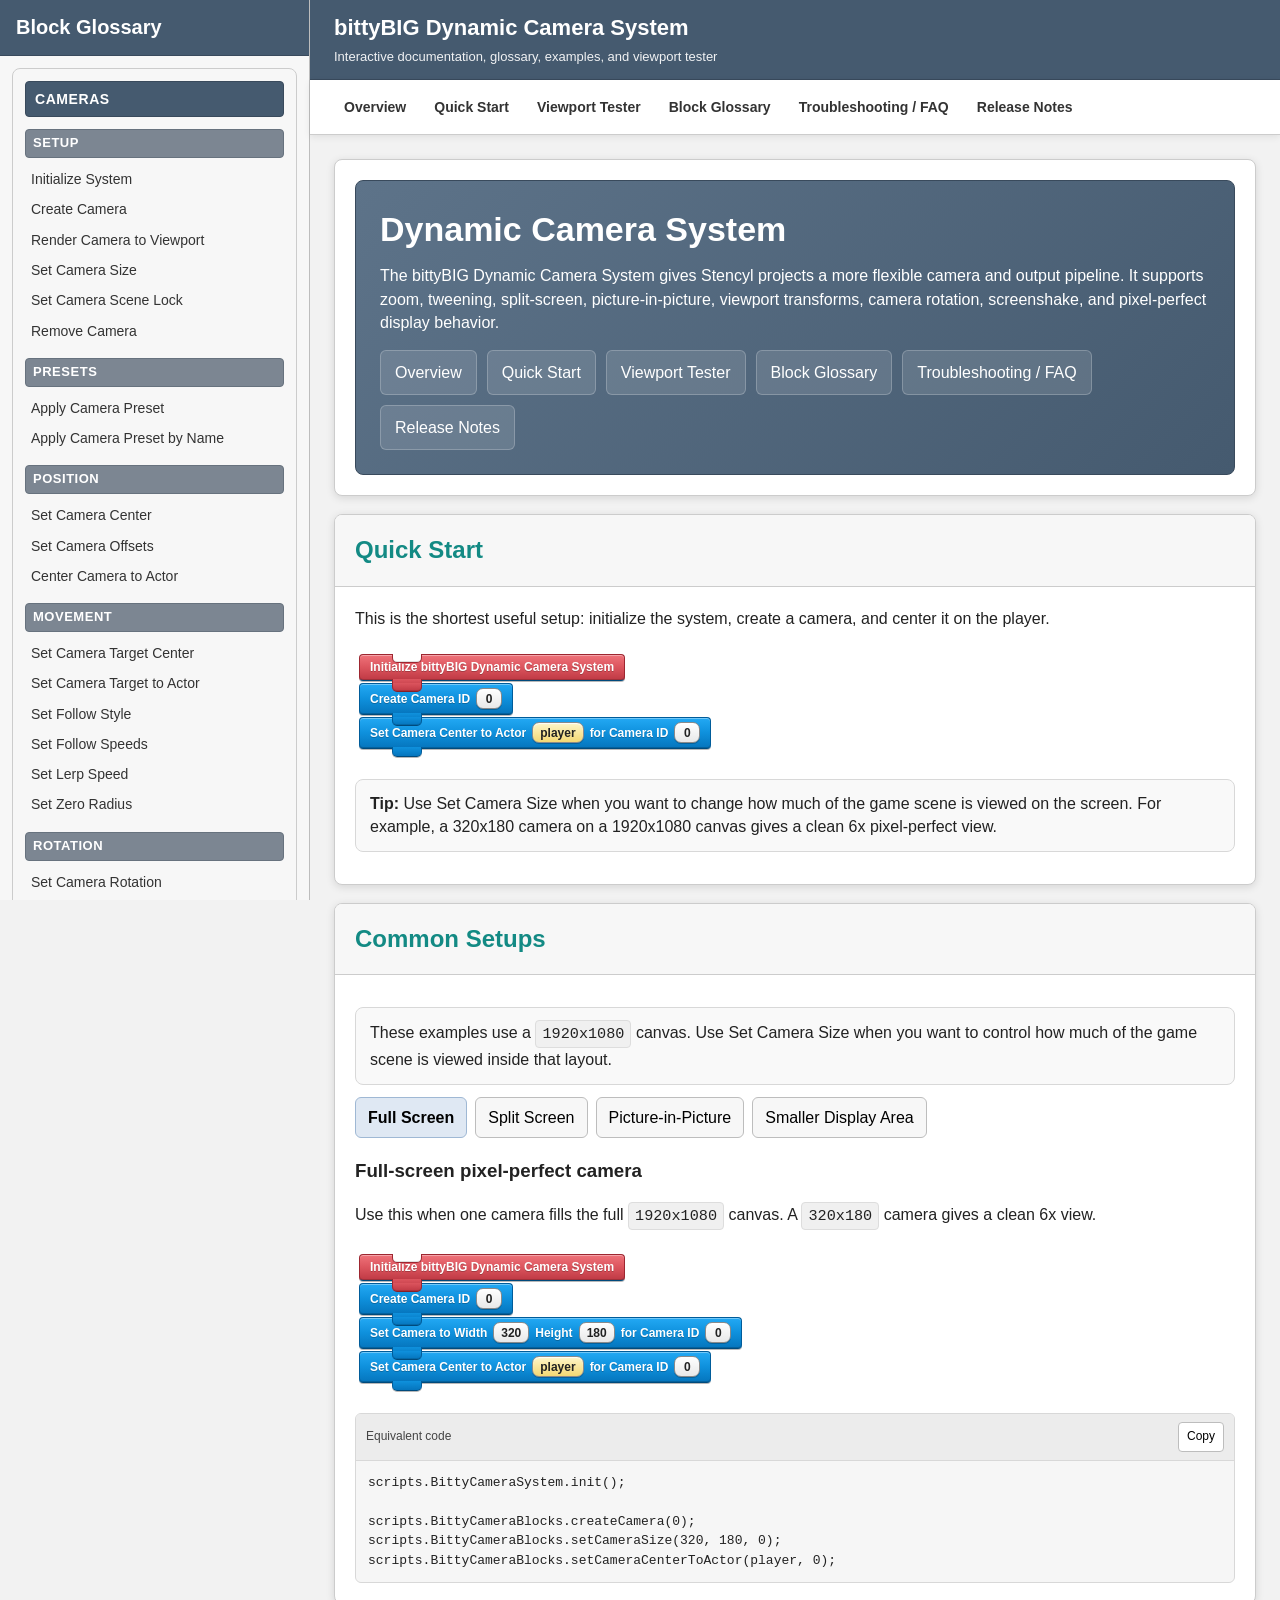
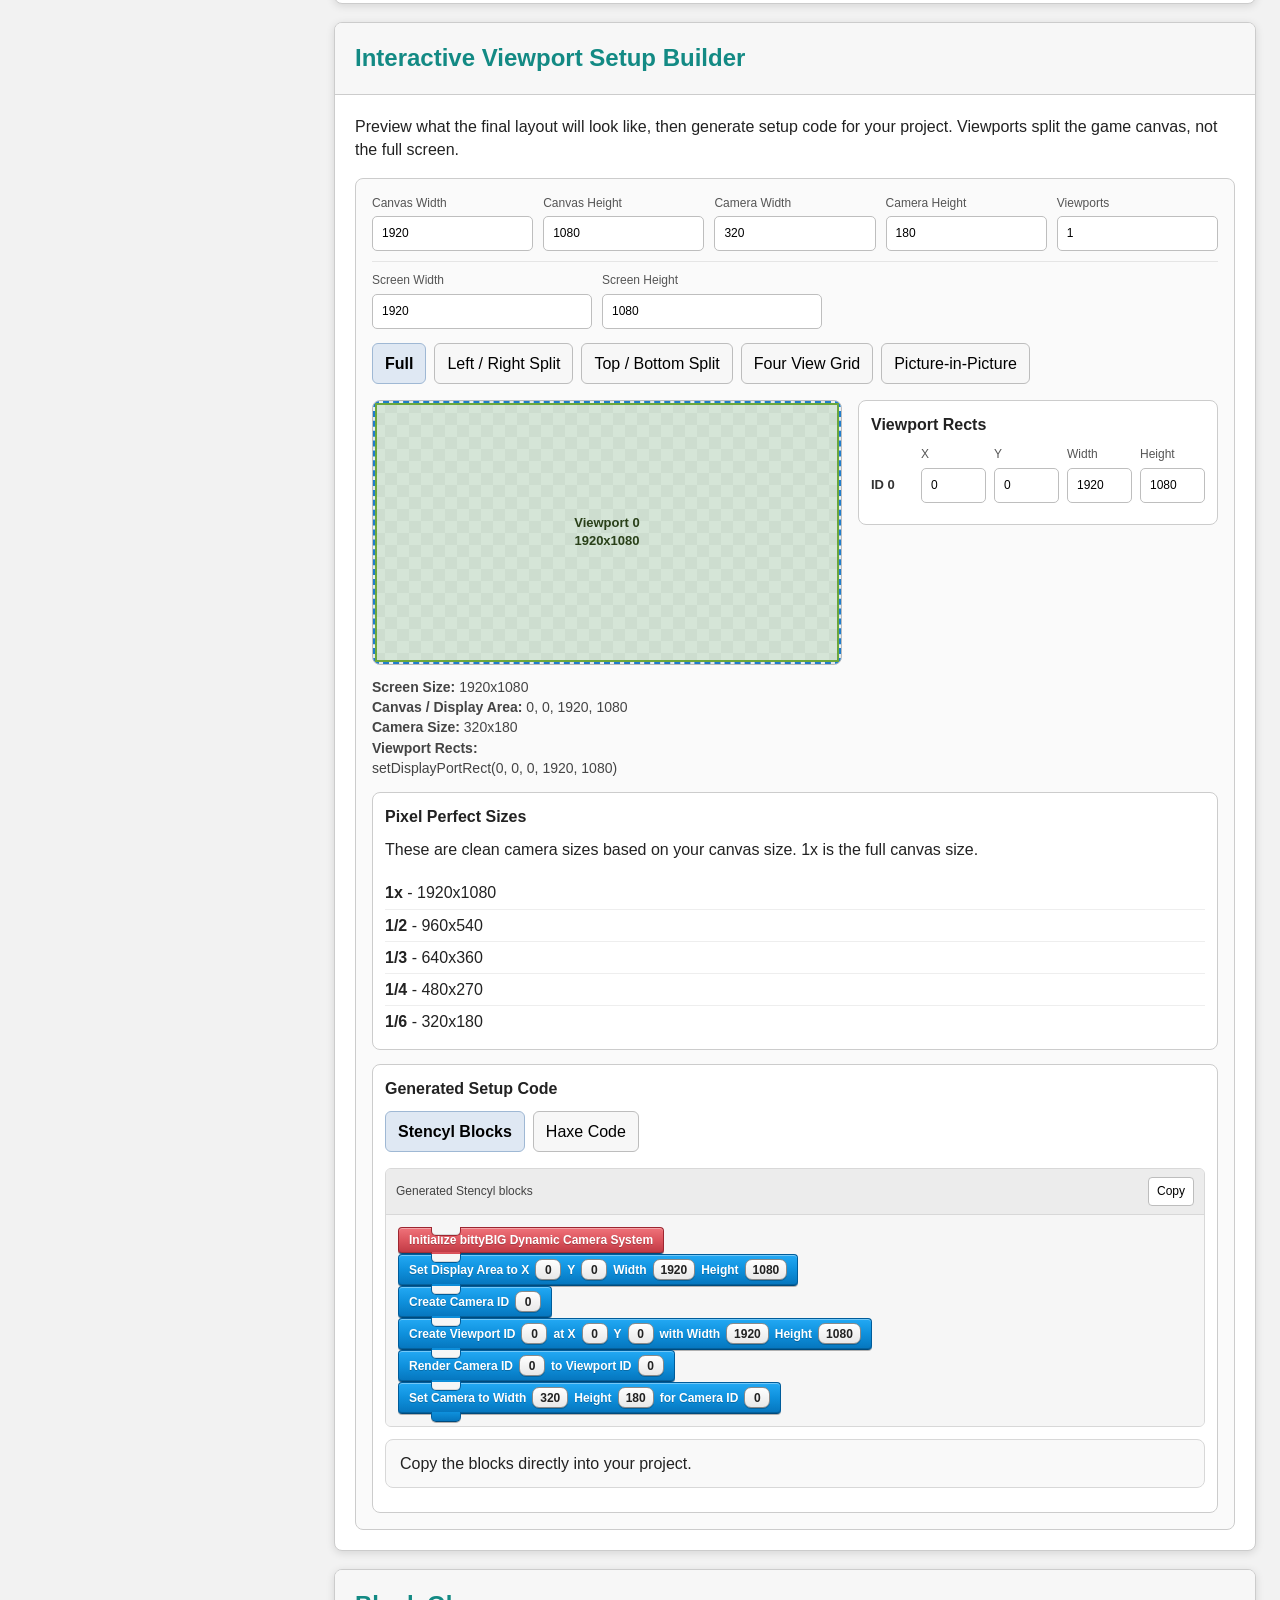
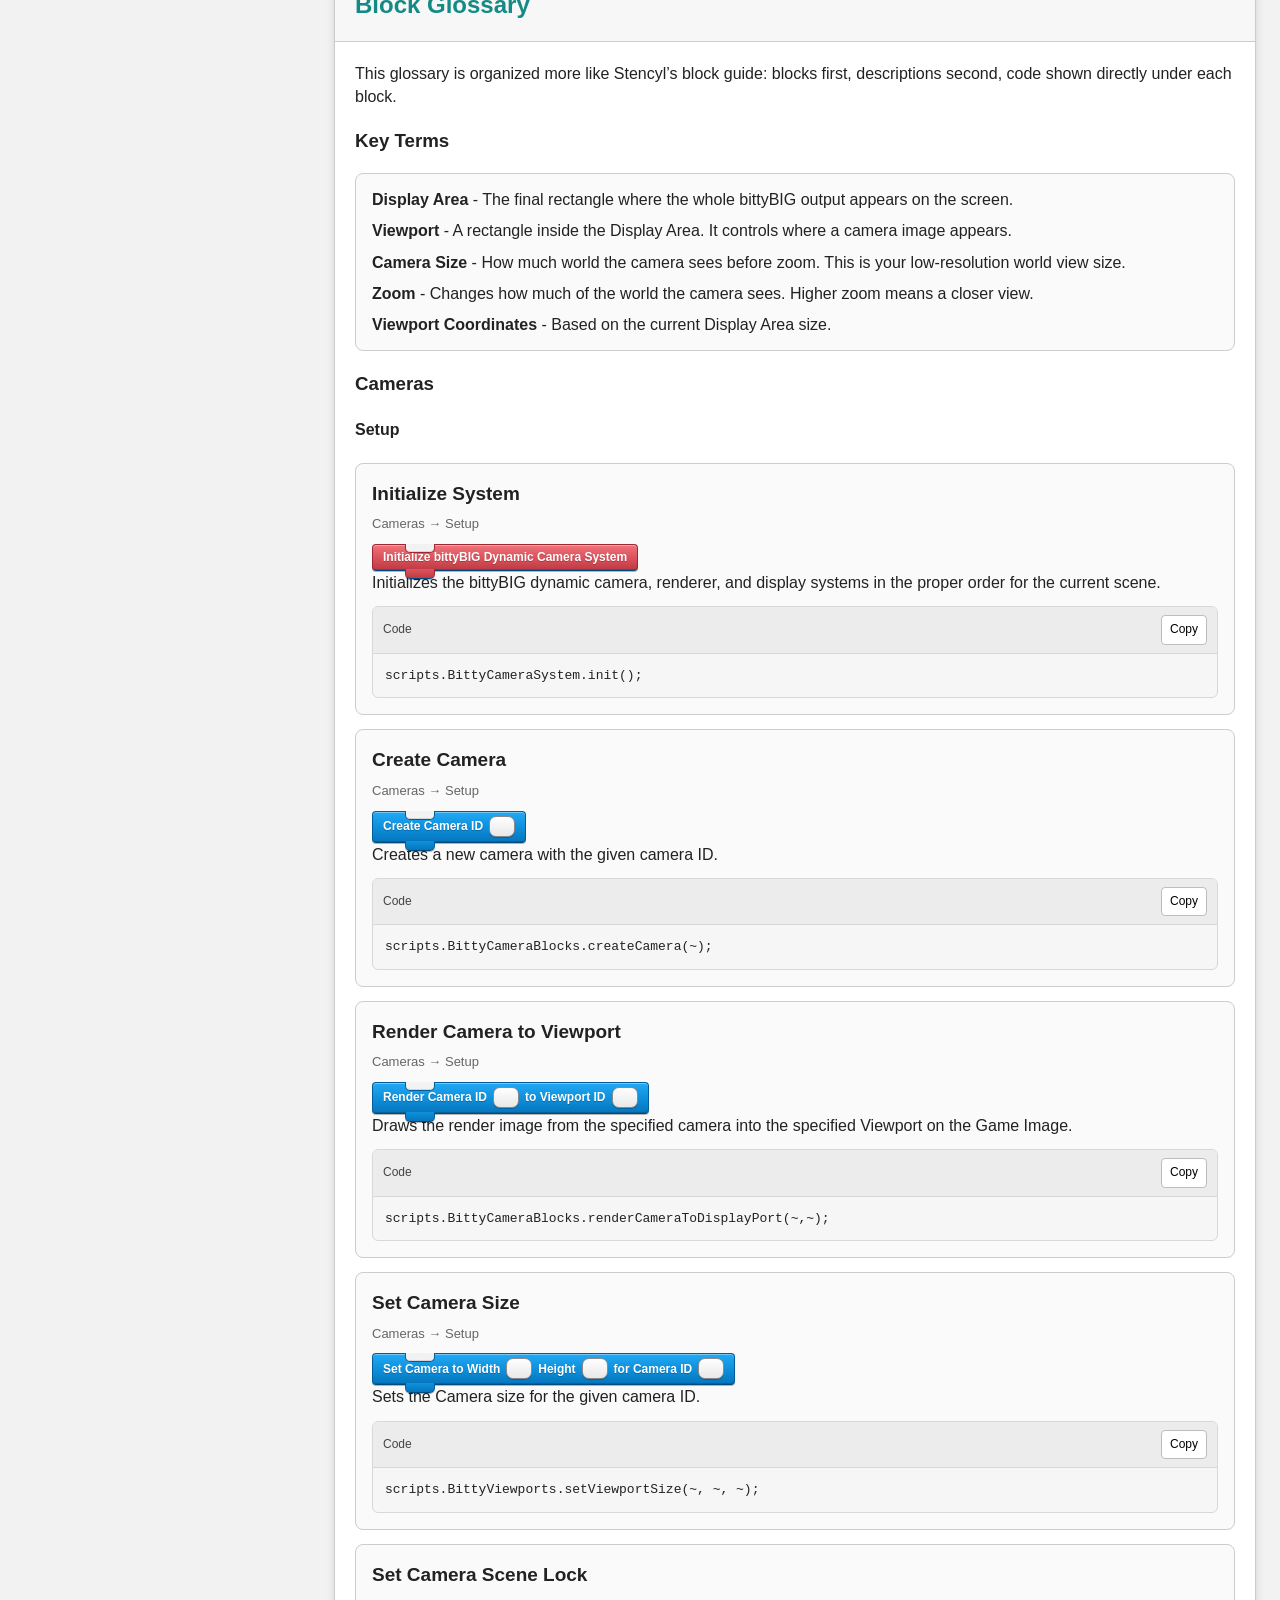
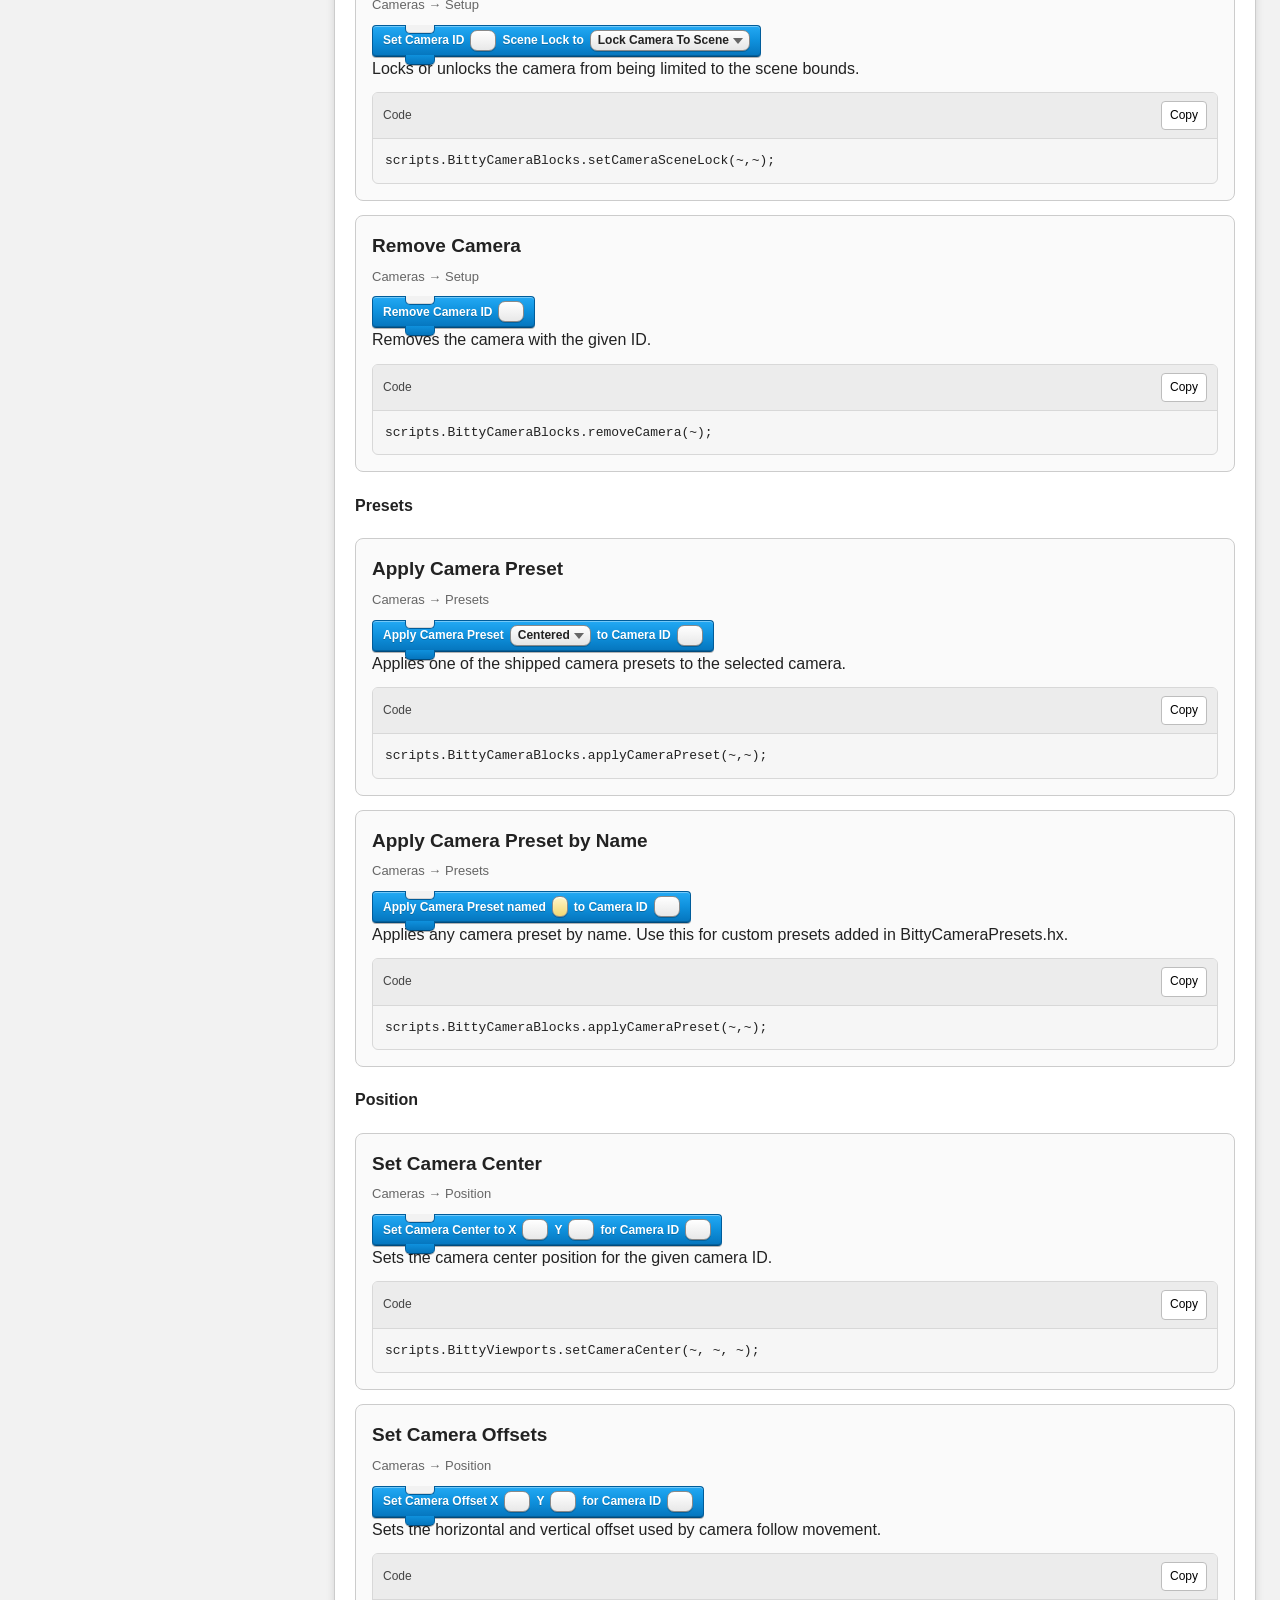
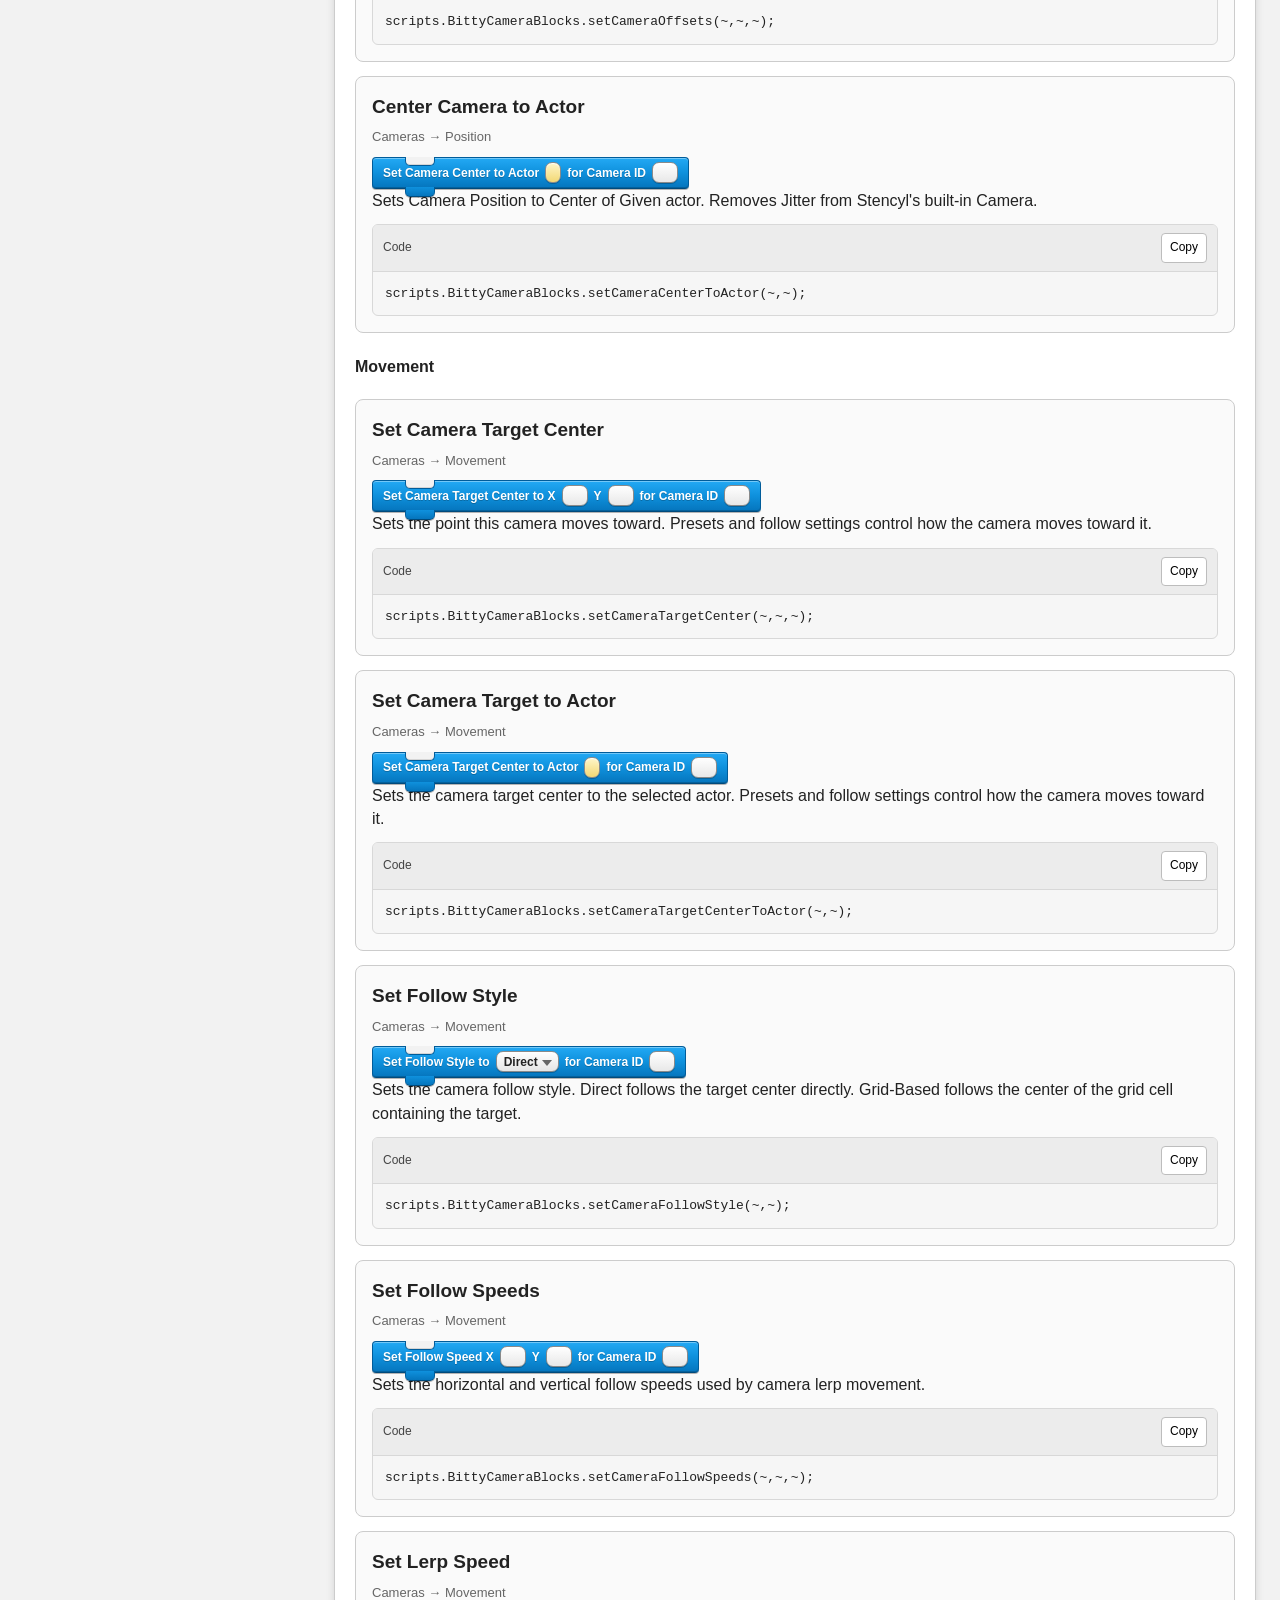
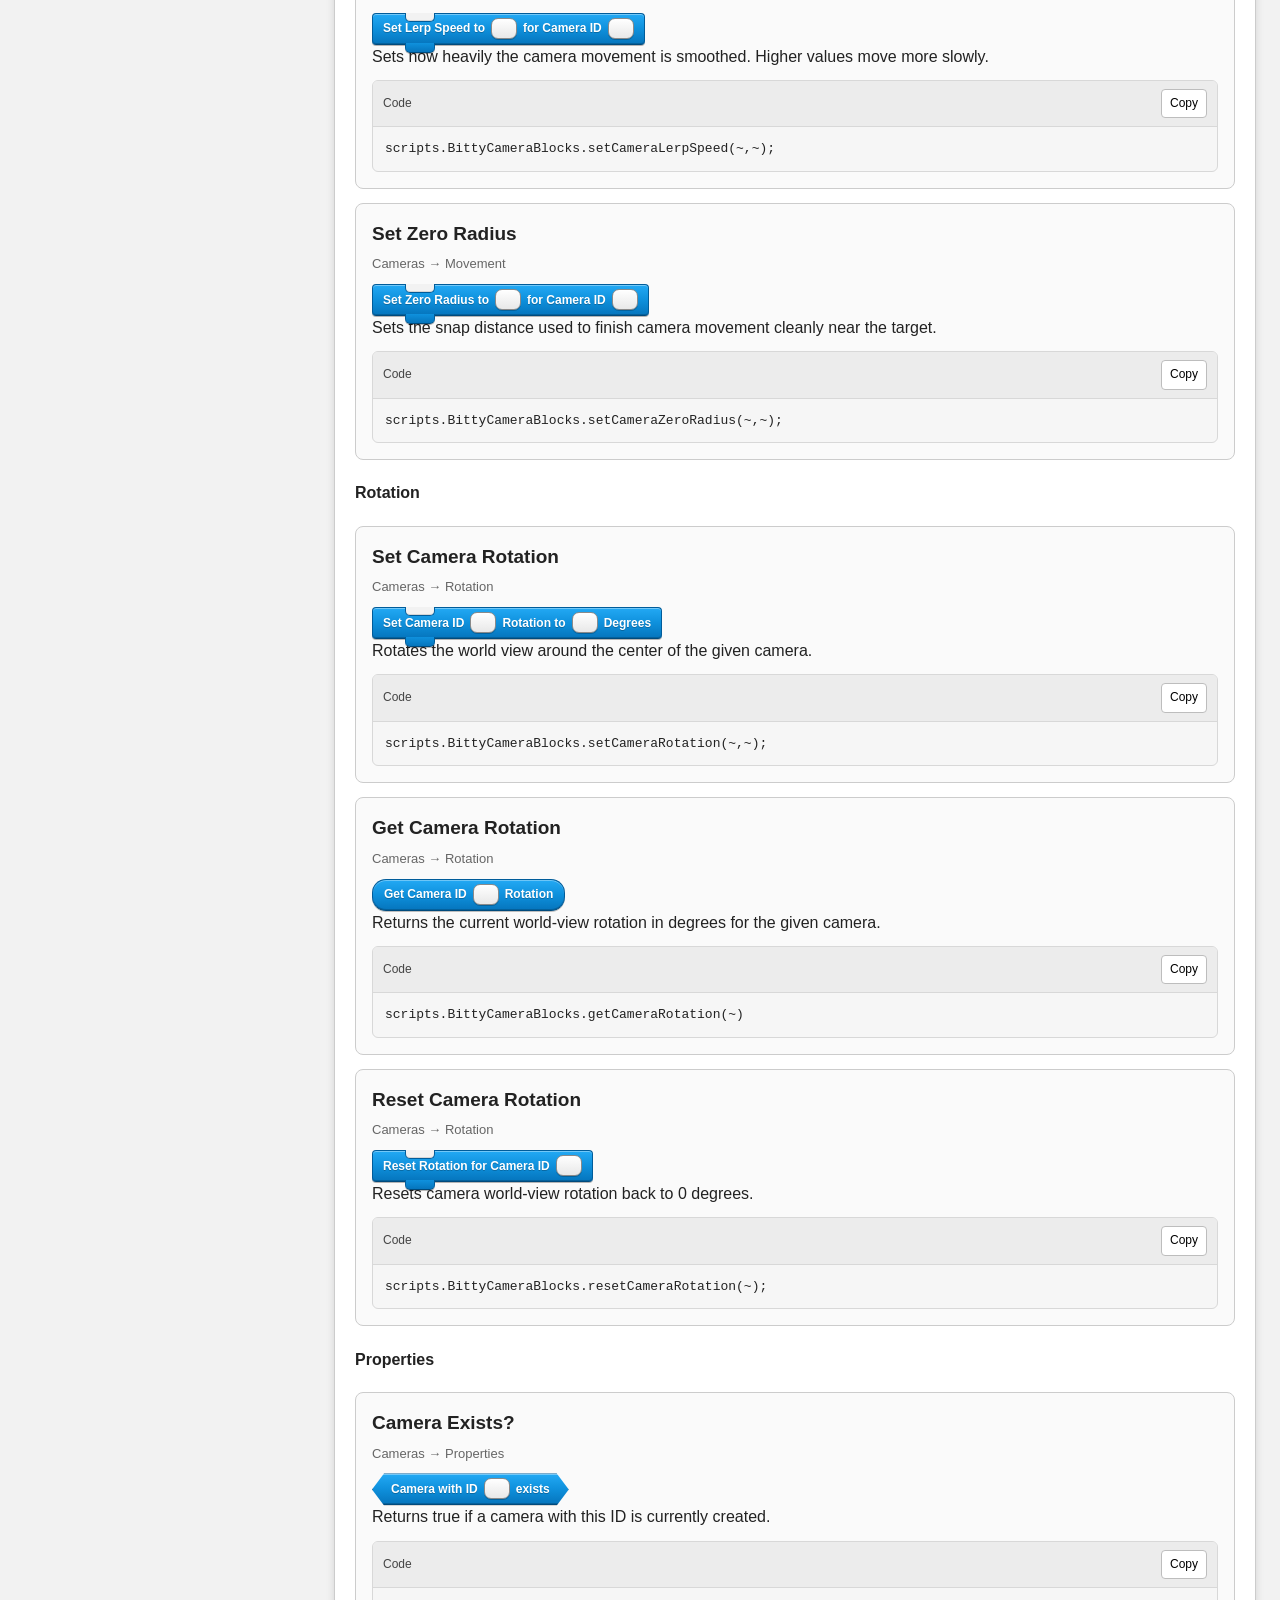
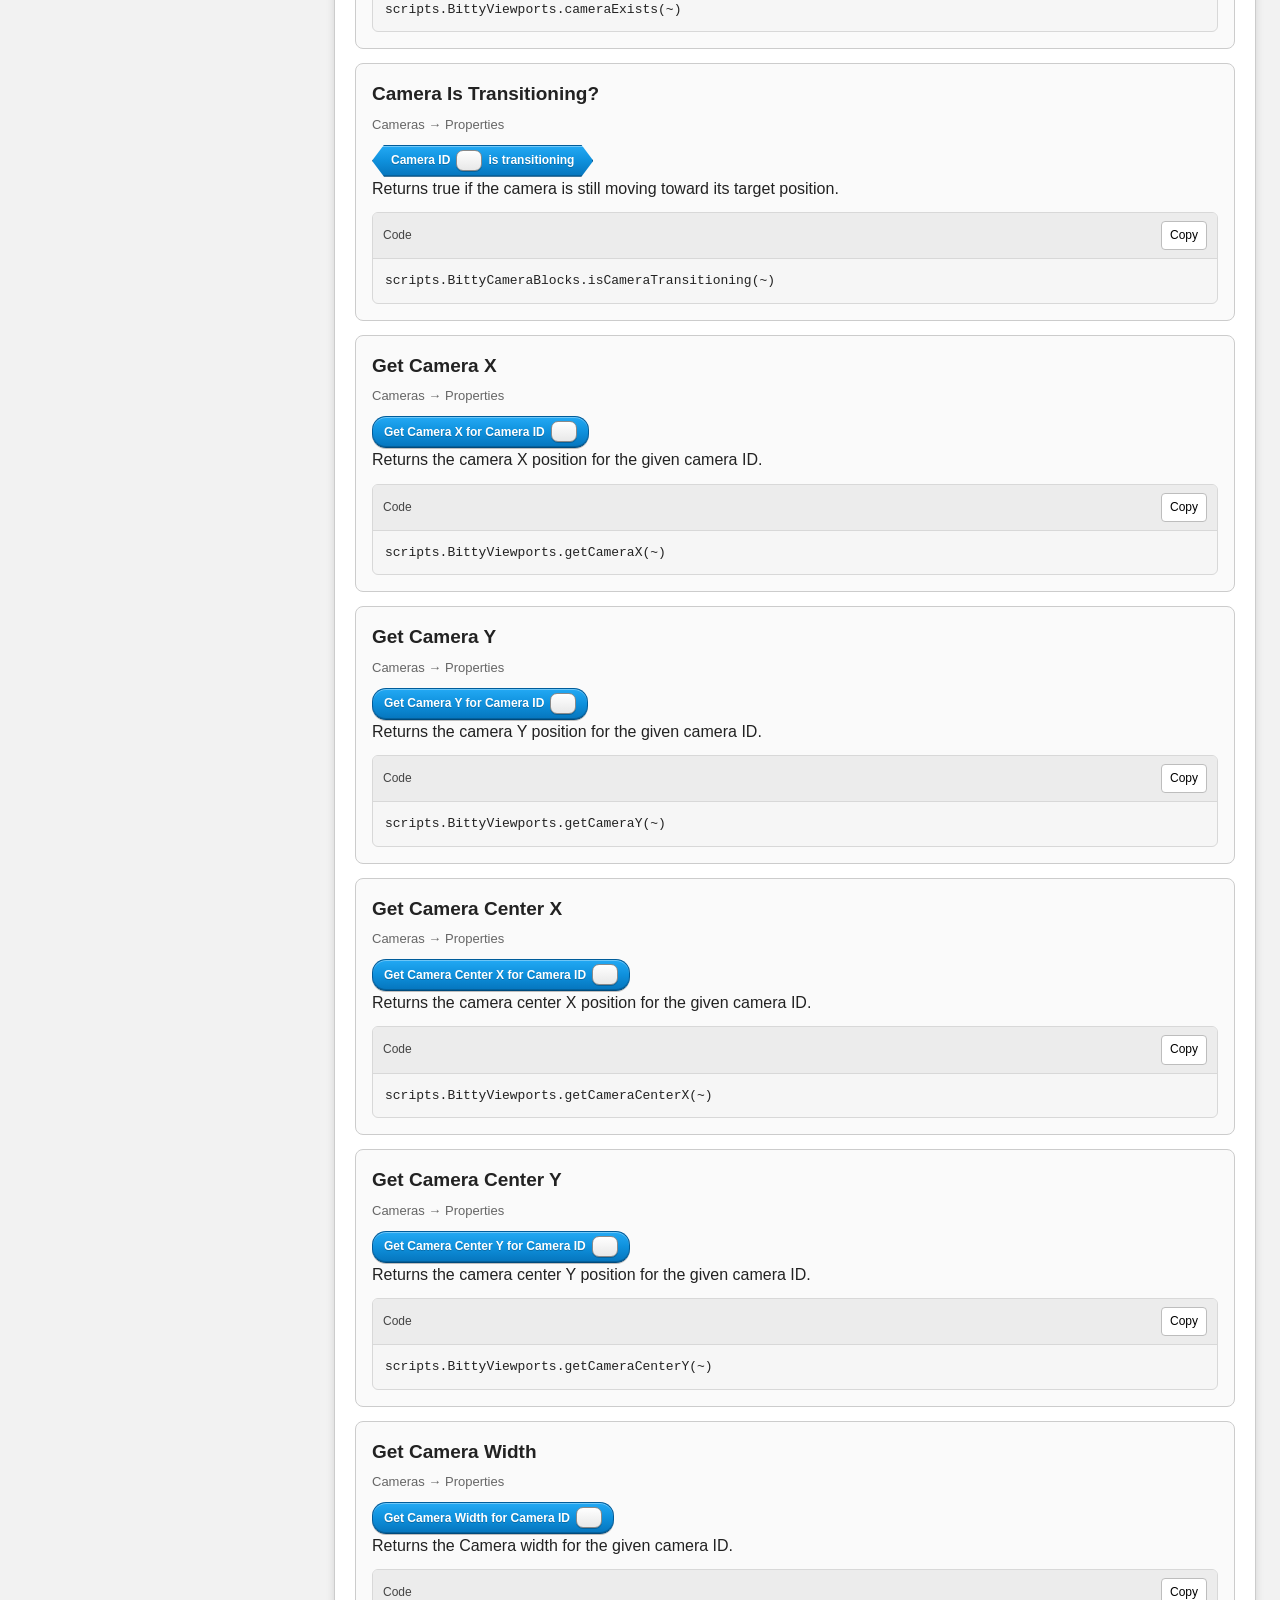
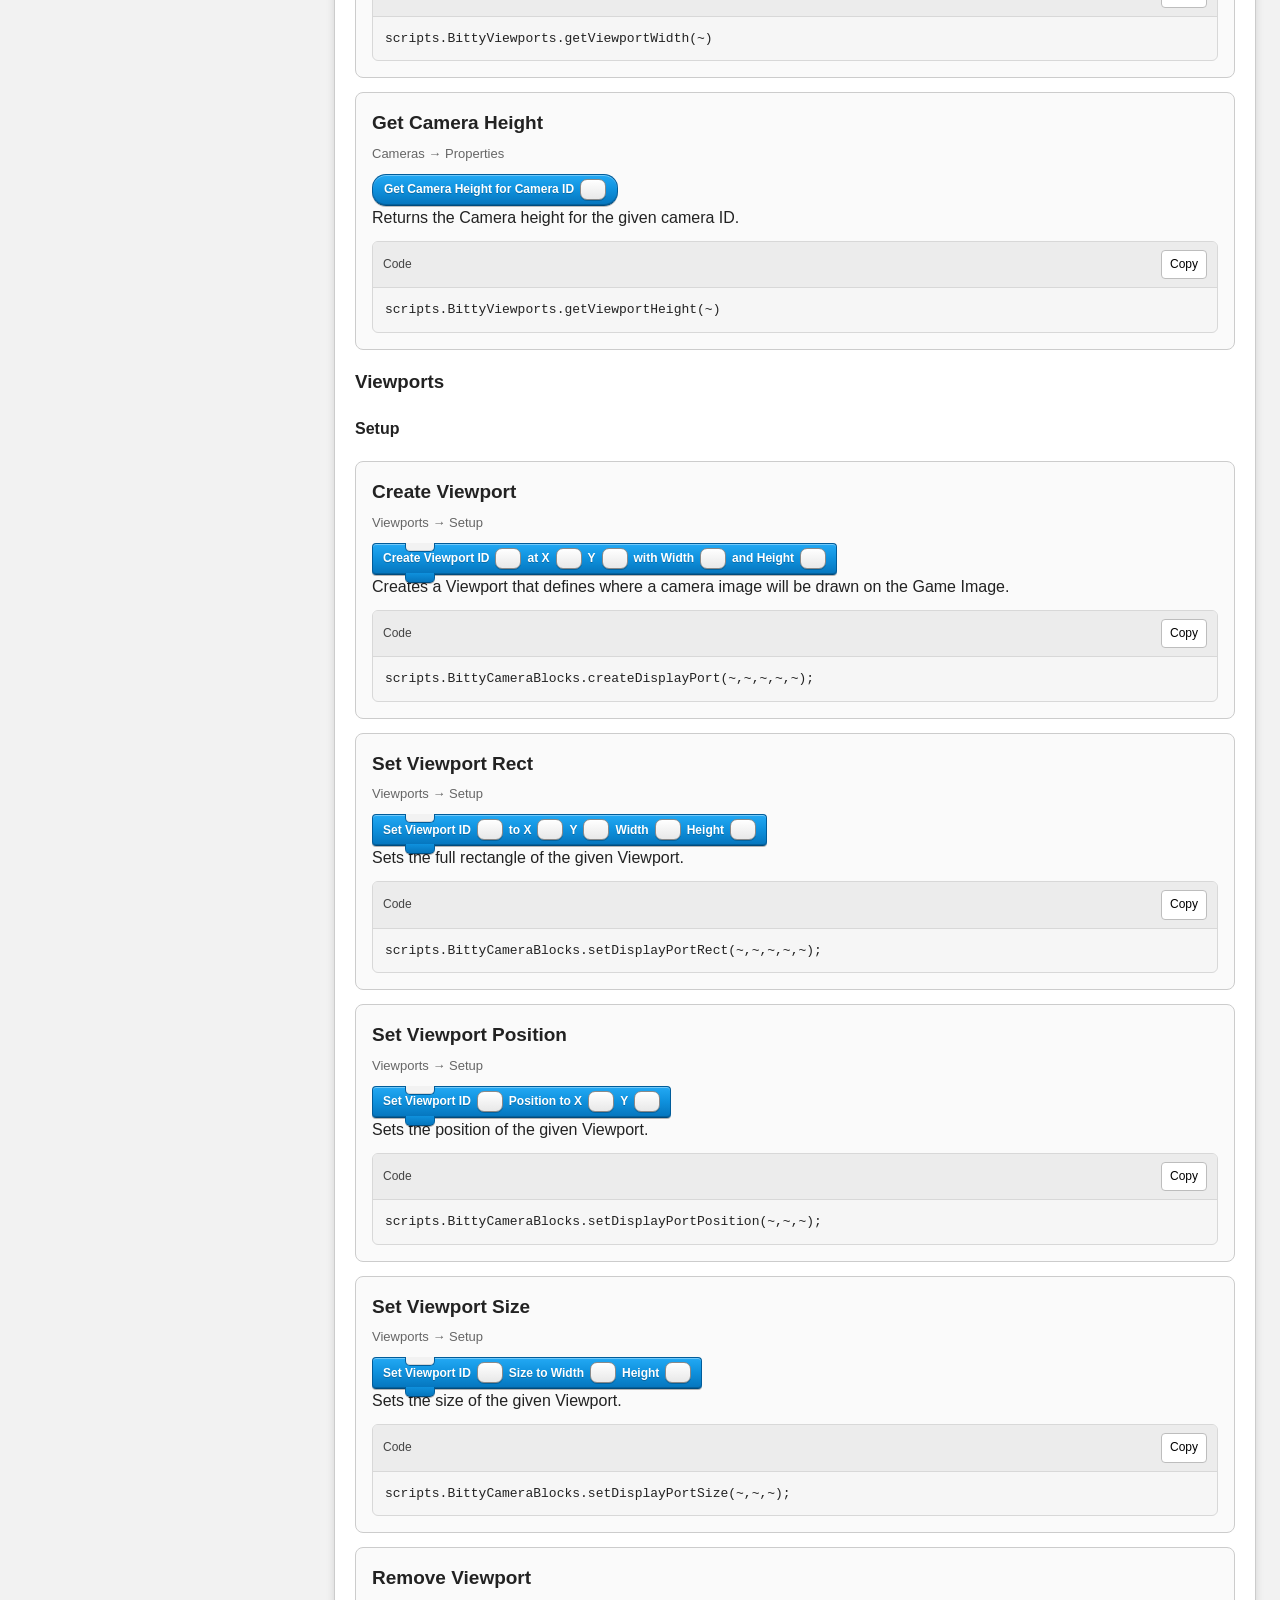
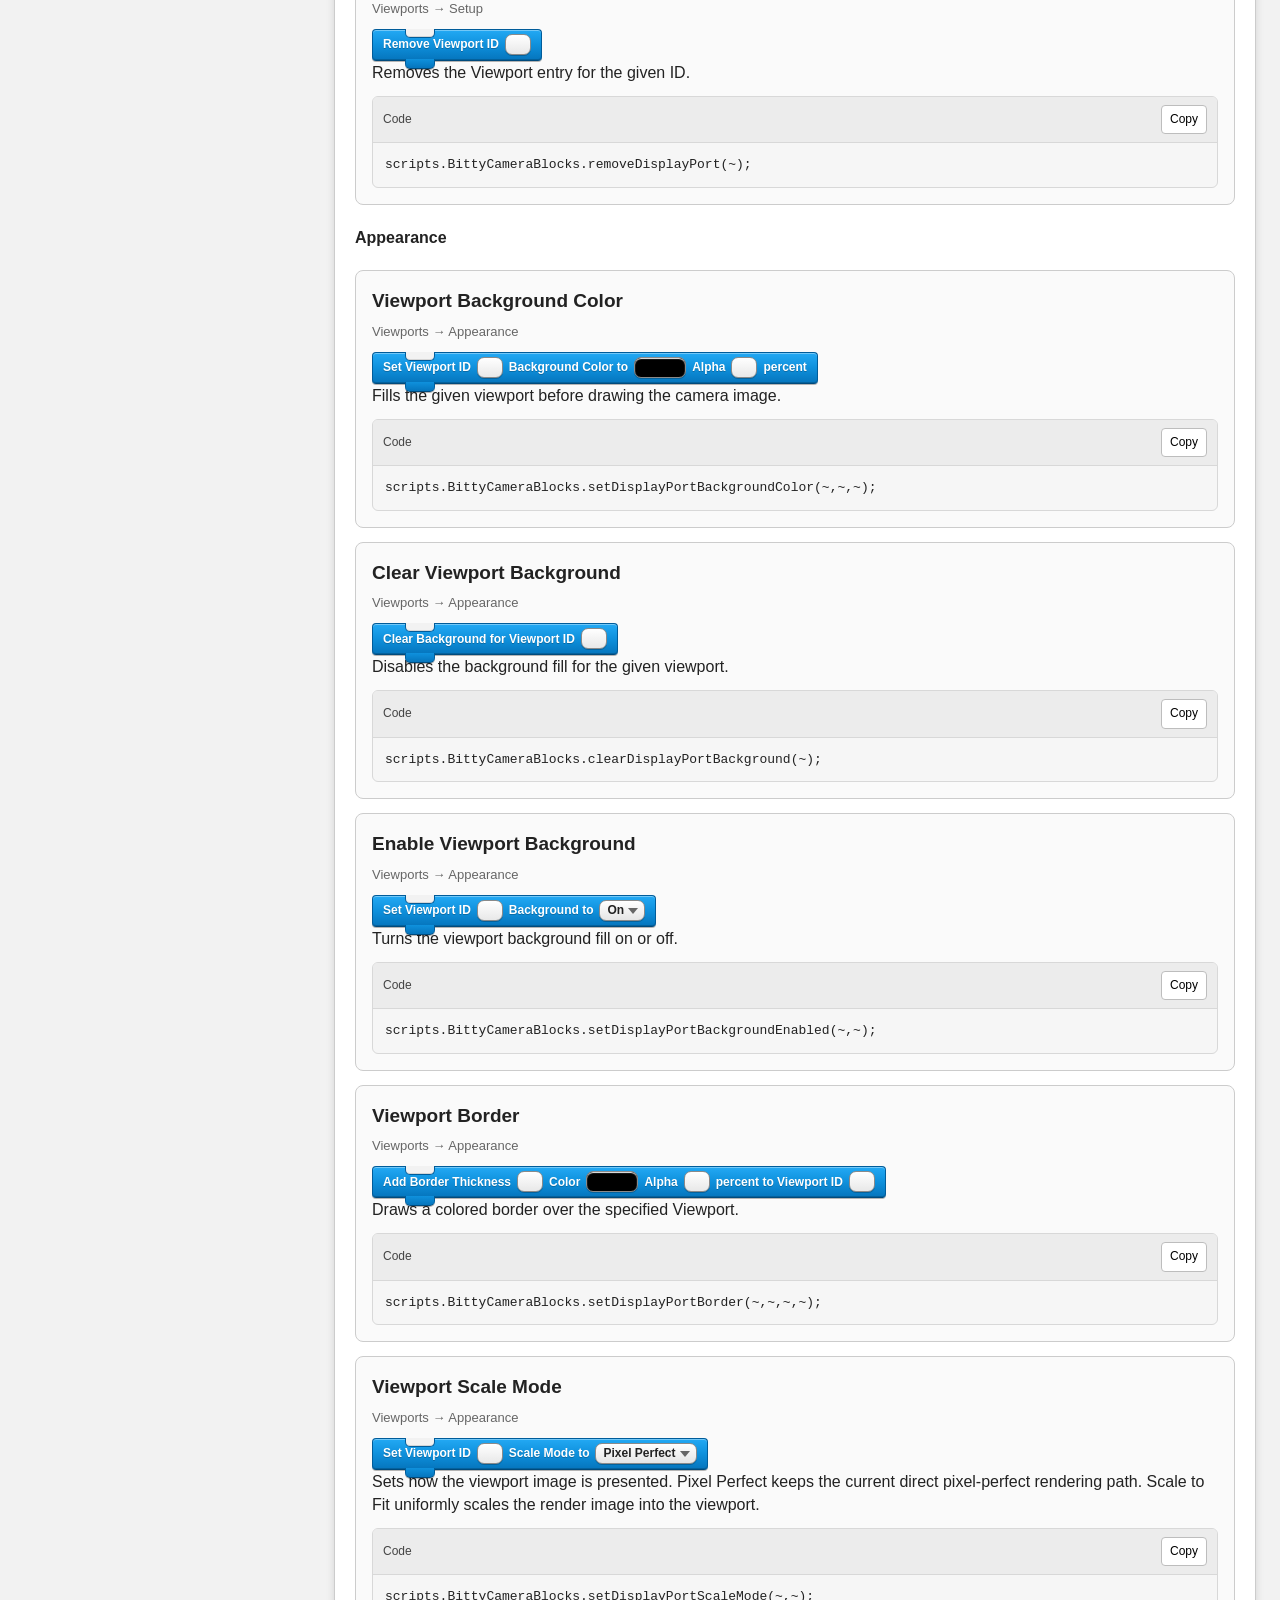
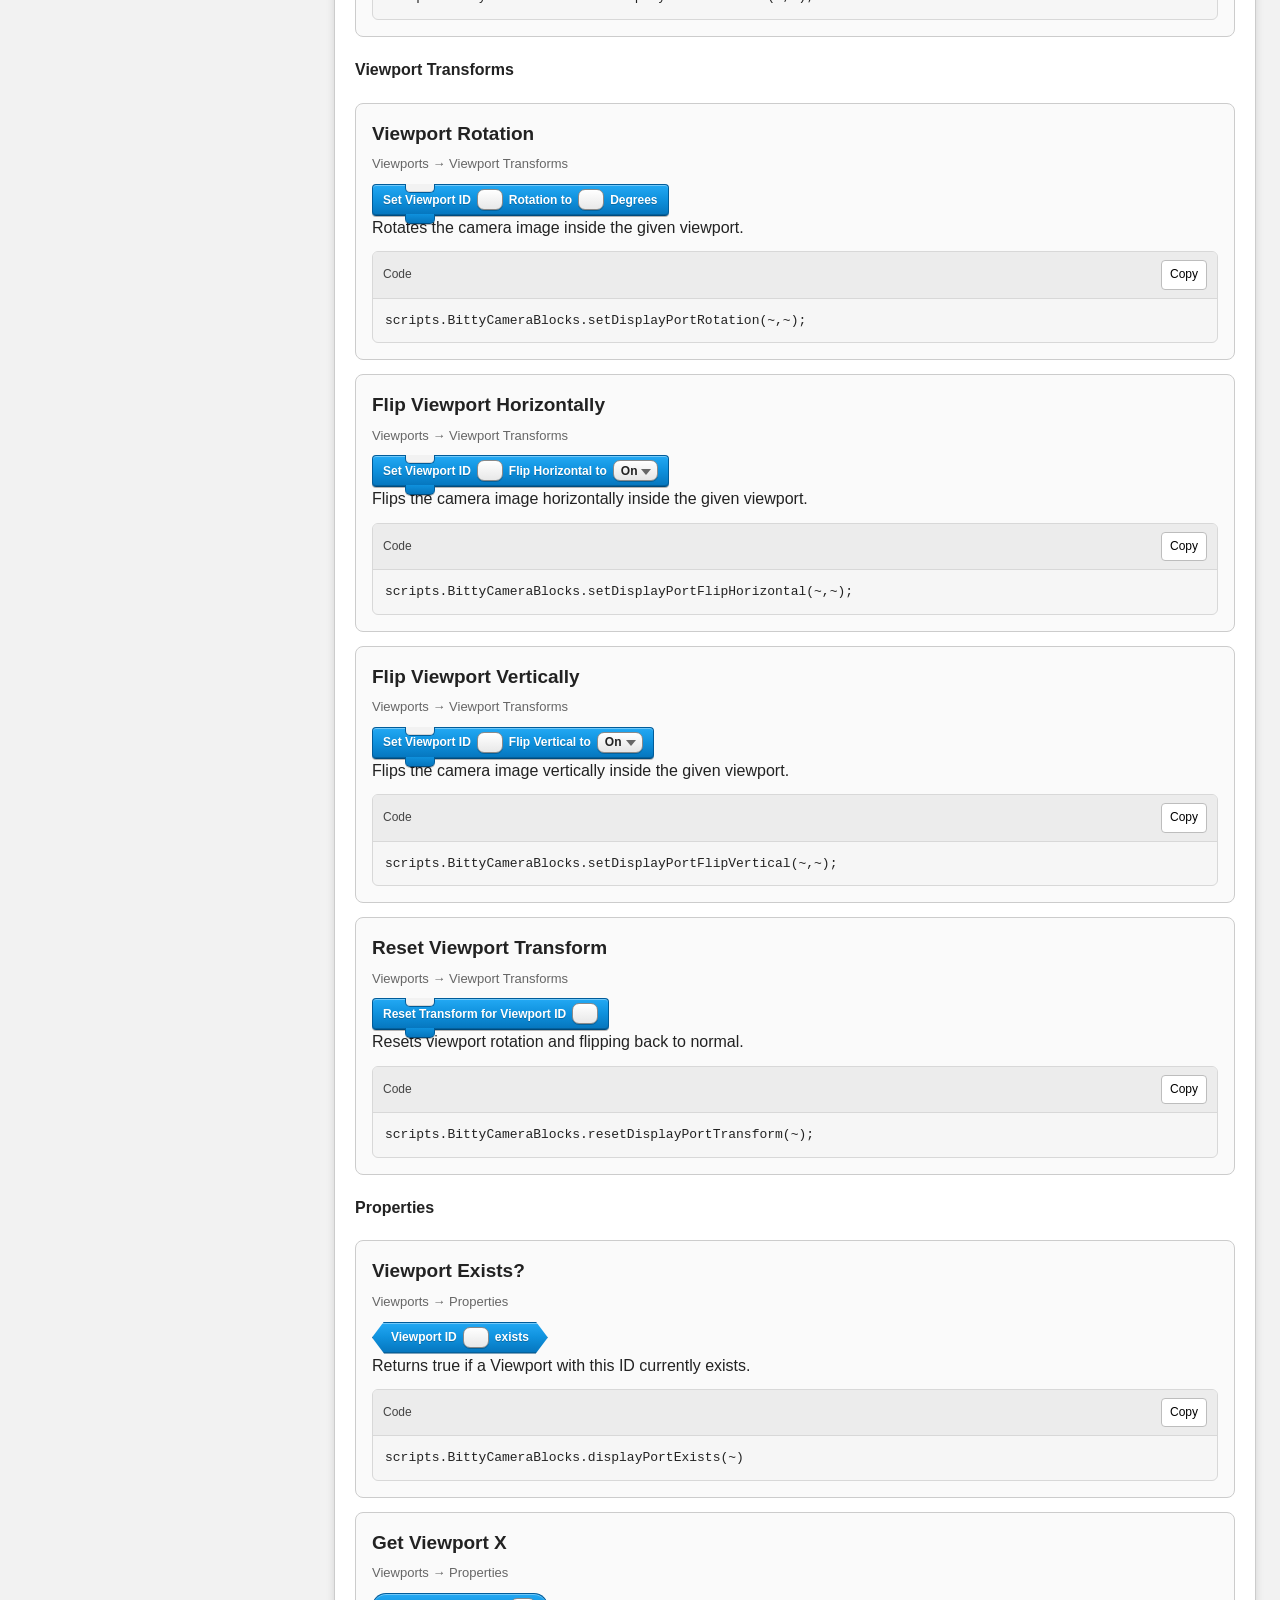
<file: dynamic-camera/index.html>
<!DOCTYPE html>

<html lang="en">
<head>
<meta charset="utf-8"/>
<meta content="width=device-width, initial-scale=1.0" name="viewport"/>
<title>bittyBIG Dynamic Camera System Documentation</title>
<style>
		:root
		{
			--bg: #f2f2f2;
			--panel: #ffffff;
			--panel-2: #f7f7f7;
			--line: #cccccc;
			--text: #222222;
			--muted: #666666;
			--header: #455a6f;
			--headerText: #ffffff;
			--accent: #1c88d9;
			--accentDark: #1467a6;
			--accentLight: #d8ecfb;
			--danger: #d5525d;
			--dangerDark: #ab3842;
			--success: #7ab34a;
			--successDark: #5e9234;
			--shadow: rgba(0, 0, 0, 0.12);
			--gold: #ffb52a;
		}

		*
		{
			box-sizing: border-box;
		}

		html
		{
			scroll-behavior: smooth;
			scroll-padding-top: 72px;
		}

		[id]
		{
			scroll-margin-top: 72px;
		}

		body
		{
			margin: 0;
			background: var(--bg);
			color: var(--text);
			font-family: Arial, Helvetica, sans-serif;
			line-height: 1.45;
		}

		a
		{
			color: inherit;
			text-decoration: none;
		}

		button,
		input
		{
			font: inherit;
		}

		.app
		{
			display: grid;
			grid-template-columns: 310px minmax(0, 1fr);
			min-height: 100vh;
		}

		/* Sidebar */
		.sidebar
		{
			position: sticky;
			top: 0;
			height: 100vh;
			overflow: auto;
			background: #f7f7f7;
			border-right: 1px solid #bdbdbd;
			padding: 0;
		}

		.sidebar-header
		{
			background: var(--header);
			color: var(--headerText);
			padding: 16px;
			border-bottom: 1px solid #394a5c;
		}

		.sidebar-header h1
		{
			margin: 0;
			font-size: 20px;
			line-height: 1.15;
		}

		.sidebar-header .sub
		{
			margin-top: 5px;
			font-size: 12px;
			opacity: 0.9;
		}


		.nav-group
		{
			padding: 12px 14px 4px;
		}

		.nav-title
		{
			font-size: 13px;
			font-weight: bold;
			color: #333333;
			text-transform: uppercase;
			margin: 0 0 8px;
		}

		.nav-list
		{
			display: grid;
			gap: 4px;
			margin-bottom: 8px;
		}

		.nav-link
		{
			display: block;
			padding: 7px 8px;
			border-radius: 4px;
			font-size: 14px;
			color: #333333;
		}

		.nav-link:hover,
		.nav-link.active
		{
			background: #dfe8f3;
			color: #000000;
		}

		.nav-mini-title
		{
			font-size: 11px;
			font-weight: bold;
			color: #666666;
			text-transform: uppercase;
			padding: 8px 8px 2px;
		}

		.nav-sub
		{
			padding-left: 12px;
			border-left: 2px solid #d0d0d0;
			margin-left: 6px;
		}

		/* Main */
		.main
		{
			min-width: 0;
		}

		.topbar
		{
			background: var(--header);
			color: var(--headerText);
			padding: 12px 24px;
			border-bottom: 1px solid #394a5c;
		}

		.topbar .title
		{
			font-size: 22px;
			font-weight: bold;
		}

		.topbar .subtitle
		{
			font-size: 13px;
			margin-top: 4px;
			opacity: 0.92;
		}
		.top-nav
		{
			position: sticky;
			top: 0;
			z-index: 30;
			display: flex;
			flex-wrap: wrap;
			gap: 8px;
			padding: 10px 24px;
			background: #ffffff;
			border-bottom: 1px solid var(--line);
			box-shadow: 0 2px 7px rgba(0,0,0,0.08);
		}

		.top-nav a
		{
			display: inline-block;
			padding: 7px 10px;
			border-radius: 5px;
			font-size: 14px;
			font-weight: bold;
			color: #333333;
		}

		.top-nav a:hover
		{
			background: #dfe8f3;
		}

		.left-glossary-nav
		{
			position: static;
			top: auto;
			width: auto;
			margin: 12px;
		}

		.left-glossary-nav .cat
		{
			margin-bottom: 18px;
		}

		.left-glossary-nav .cat-title
		{
			font-size: 11px;
			font-weight: bold;
			text-transform: uppercase;
			letter-spacing: 0.04em;
			color: #ffffff;
			background: #7c8692;
			border: 1px solid #67727e;
			border-radius: 4px;
			padding: 4px 7px;
			margin: 12px 0 6px;
		}

		.left-glossary-nav .cat > .cat-title:first-child
		{
			font-size: 14px;
			background: #455a6f;
			border-color: #394a5c;
			padding: 7px 9px;
			margin: 0 0 8px;
		}

		.left-glossary-nav a
		{
			display: block;
			padding: 5px 8px;
			border-radius: 4px;
			font-size: 14px;
			color: #333333;
		}

		.left-glossary-nav a:hover
		{
			background: #dfe8f3;
		}


		.content
		{
			padding: 24px;
			max-width: 1300px;
		}

		.section
		{
			background: var(--panel);
			border: 1px solid var(--line);
			border-radius: 8px;
			box-shadow: 0 2px 8px var(--shadow);
			margin-bottom: 18px;
			overflow: hidden;
		}

		.section-header
		{
			padding: 18px 20px;
			border-bottom: 1px solid var(--line);
			background: var(--panel-2);
		}

		.section-header h2
		{
			margin: 0;
			font-size: 24px;
			color: #138a84;
		}

		.section-body
		{
			padding: 20px;
		}

		p
		{
			margin-top: 0;
		}

		.hero-box
		{
			background: linear-gradient(135deg, #5d7389, #455a6f);
			color: white;
			padding: 24px;
			border-radius: 8px;
			border: 1px solid #394a5c;
		}

		.hero-box h2
		{
			margin: 0 0 10px;
			font-size: 34px;
			color: white;
		}

		.hero-box p
		{
			margin: 0 0 16px;
			font-size: 16px;
			max-width: 900px;
		}

		.hero-buttons
		{
			display: flex;
			flex-wrap: wrap;
			gap: 10px;
		}

		.btn
		{
			display: inline-block;
			padding: 10px 14px;
			border-radius: 6px;
			border: 1px solid rgba(255,255,255,0.22);
			background: rgba(255,255,255,0.12);
			color: white;
			cursor: pointer;
		}

		.btn:hover
		{
			background: rgba(255,255,255,0.22);
		}

		.grid-2
		{
			display: grid;
			grid-template-columns: 1fr 1fr;
			gap: 16px;
		}

		.grid-3
		{
			display: grid;
			grid-template-columns: repeat(3, 1fr);
			gap: 16px;
		}

		.grid-4
		{
			display: grid;
			grid-template-columns: repeat(4, 1fr);
			gap: 16px;
		}

		.info-card
		{
			border: 1px solid var(--line);
			border-radius: 8px;
			padding: 16px;
			background: #fafafa;
		}

		.info-card h3
		{
			margin: 0 0 8px;
			font-size: 18px;
		}

		.note
		{
			padding: 12px 14px;
			border-radius: 8px;
			border: 1px solid #d8d8d8;
			background: #f9f9f9;
			margin: 12px 0;
		}

		.note.good
		{
			background: #eef8e7;
			border-color: #bfd7ac;
		}

		.note.warn
		{
			background: #fff6df;
			border-color: #e7d49a;
		}

		.inline-code
		{
			display: inline-block;
			background: #f0f0f0;
			border: 1px solid #dddddd;
			padding: 2px 6px;
			border-radius: 4px;
			font-family: Consolas, Monaco, "Courier New", monospace;
			font-size: 0.95em;
		}

		/* Tabs */
		.tabs
		{
			display: flex;
			flex-wrap: wrap;
			gap: 8px;
			margin-bottom: 16px;
		}

		.tab-button
		{
			padding: 8px 12px;
			border: 1px solid #bdbdbd;
			border-radius: 6px;
			background: #f7f7f7;
			cursor: pointer;
		}

		.tab-button.active
		{
			background: #dfe8f3;
			border-color: #9fb8d4;
			font-weight: bold;
		}

		.tab-panel
		{
			display: none;
		}

		.tab-panel.active
		{
			display: block;
		}

		/* Stencyl-like block visuals */
		.block-stack
		{
			display: flex;
			flex-direction: column;
			align-items: flex-start;
			gap: 2px;
			margin: 10px 0 16px;
			overflow-x: auto;
			overflow-y: visible;
			padding: 8px 10px 14px 4px;
		}

		.block-row
		{
			display: flex;
			flex-wrap: nowrap;
			align-items: center;
			gap: 0;
			min-width: max-content;
			overflow: visible;
		}

		.st-block
		{
			--blockTop: #23a9f4;
			--blockMid: #0f91dd;
			--blockBottom: #0575bd;
			--blockDark: #005c9a;
			--blockCutout: #f2f2f2;

			display: inline-flex;
			flex-wrap: nowrap;
			align-items: center;
			gap: 6px;
			min-height: 27px;
			padding: 4px 10px 5px;
			color: #ffffff;
			font-family: Arial, Helvetica, sans-serif;
			font-weight: 800;
			font-size: 12px;
			line-height: 1;
			white-space: nowrap;
			position: relative;
			vertical-align: middle;
			background: linear-gradient(to bottom, var(--blockTop) 0%, var(--blockMid) 48%, var(--blockBottom) 100%);
			border: 1px solid var(--blockDark);
			border-bottom-color: #004a7c;
			border-radius: 4px;
			text-shadow: 0 1px 0 rgba(0,0,0,0.22);
			box-shadow:
				inset 0 1px 0 rgba(255,255,255,0.36),
				inset 0 -1px 0 rgba(0,0,0,0.18),
				0 1px 0 rgba(0,0,0,0.28);
		}

		.block-stack .st-block
		{
			--blockCutout: #ffffff;
		}

		.generated-block-preview .st-block
		{
			--blockCutout: #f6f6f6;
		}

		.faq-block-image .st-block
		{
			--blockCutout: #fafafa;
		}

		.st-block::before
		{
			content: "";
			position: absolute;
			left: 32px;
			top: -1px;
			width: 28px;
			height: 8px;
			background: var(--blockCutout);
			border-left: 1px solid var(--blockDark);
			border-right: 1px solid var(--blockDark);
			border-bottom: 1px solid var(--blockDark);
			border-radius: 0 0 5px 5px;
			box-shadow: inset 0 -1px 0 rgba(0,0,0,0.12);
		}

		.st-block::after
		{
			content: "";
			position: absolute;
			left: 32px;
			bottom: -9px;
			width: 28px;
			height: 9px;
			background: linear-gradient(to bottom, var(--blockMid) 0%, var(--blockBottom) 100%);
			border-left: 1px solid var(--blockDark);
			border-right: 1px solid var(--blockDark);
			border-bottom: 1px solid #004a7c;
			border-radius: 0 0 5px 5px;
			box-shadow: 0 1px 0 rgba(0,0,0,0.28);
		}


		/* When command blocks are stacked, the upper block's bottom connector should appear inside the lower block's top notch. */
		.block-stack .block-row + .block-row .st-block::before
		{
			background: linear-gradient(to bottom, #0f91dd 0%, #0575bd 100%);
			border-left-color: #005c9a;
			border-right-color: #005c9a;
			border-bottom-color: #004a7c;
		}

		.block-stack .block-row:has(.st-block.blue) + .block-row .st-block::before
		{
			background: linear-gradient(to bottom, #0f91dd 0%, #0575bd 100%);
			border-left-color: #005c9a;
			border-right-color: #005c9a;
			border-bottom-color: #004a7c;
		}

		.block-stack .block-row:has(.st-block.red) + .block-row .st-block::before
		{
			background: linear-gradient(to bottom, #dc555e 0%, #bf3944 100%);
			border-left-color: #9d2630;
			border-right-color: #9d2630;
			border-bottom-color: #862029;
		}

		.block-stack .block-row:has(.st-block.green) + .block-row .st-block::before
		{
			background: linear-gradient(to bottom, #75ad42 0%, #5e9230 100%);
			border-left-color: #4e7b27;
			border-right-color: #4e7b27;
			border-bottom-color: #3f681e;
		}

		.block-stack .block-row:has(.st-block.gray) + .block-row .st-block::before
		{
			background: linear-gradient(to bottom, #808b97 0%, #66717e 100%);
			border-left-color: #53606c;
			border-right-color: #53606c;
			border-bottom-color: #45515c;
		}

		.st-block.blue
		{
			--blockTop: #23a9f4;
			--blockMid: #0f91dd;
			--blockBottom: #0575bd;
			--blockDark: #005c9a;
		}

		.st-block.red
		{
			--blockTop: #ef737a;
			--blockMid: #dc555e;
			--blockBottom: #bf3944;
			--blockDark: #9d2630;
		}

		.st-block.green
		{
			--blockTop: #93cc5d;
			--blockMid: #75ad42;
			--blockBottom: #5e9230;
			--blockDark: #4e7b27;
		}

		.st-block.gray
		{
			--blockTop: #9aa4af;
			--blockMid: #808b97;
			--blockBottom: #66717e;
			--blockDark: #53606c;
		}

		.st-block.reporter
		{
			min-height: 24px;
			padding: 4px 11px 5px;
			border-radius: 14px;
			box-shadow:
				inset 0 1px 0 rgba(255,255,255,0.34),
				inset 0 -1px 0 rgba(0,0,0,0.18),
				0 1px 0 rgba(0,0,0,0.24);
		}

		.st-block.reporter::before,
		.st-block.reporter::after
		{
			content: none;
		}

		.st-block.boolean
		{
			min-height: 25px;
			padding: 4px 18px 5px;
			border-radius: 0;
			clip-path: polygon(12px 0, calc(100% - 12px) 0, 100% 50%, calc(100% - 12px) 100%, 12px 100%, 0 50%);
		}

		.st-block.boolean::before,
		.st-block.boolean::after
		{
			content: none;
		}

		.st-input,
		.st-dropdown,
		.st-text
		{
			display: inline-flex;
			align-items: center;
			justify-content: center;
			min-height: 21px;
			padding: 1px 7px;
			border-radius: 7px;
			font-weight: 800;
			color: #222222;
			border: 1px solid #8a8a8a;
			box-shadow:
				inset 0 1px 1px rgba(255,255,255,0.95),
				0 1px 0 rgba(0,0,0,0.22);
			vertical-align: middle;
			text-shadow: none;
			white-space: nowrap;
		}

		.st-input
		{
			min-width: 26px;
			background: linear-gradient(#ffffff, #e8e8e8);
		}

		.st-dropdown
		{
			min-width: 36px;
			background: linear-gradient(#ffffff, #e5e5e5);
			padding-right: 20px;
			position: relative;
		}

		.st-dropdown::after
		{
			content: "";
			position: absolute;
			right: 6px;
			top: 50%;
			transform: translateY(-35%);
			width: 0;
			height: 0;
			border-left: 5px solid transparent;
			border-right: 5px solid transparent;
			border-top: 6px solid #666666;
		}

		.st-text
		{
			background: linear-gradient(#fff6c9, #f3d874);
		}

		.st-input .st-block.reporter,
		.st-dropdown .st-block.reporter,
		.st-text .st-block.reporter
		{
			margin: -2px -6px;
		}

		.st-input:has(.st-block.reporter),
		.st-dropdown:has(.st-block.reporter),
		.st-text:has(.st-block.reporter)
		{
			padding: 0;
			border: 0;
			background: transparent;
			box-shadow: none;
			min-width: 0;
		}

		.generated-block-preview,
		.faq-block-image
		{
			overflow-x: auto;
			overflow-y: visible;
			padding-bottom: 10px;
		}

		.generated-block-preview .block-row,
		.faq-block-image.block-row,
		.faq-block-image .block-row
		{
			flex-wrap: nowrap;
			min-width: max-content;
		}

		.block-card
		{
			border: 1px solid var(--line);
			border-radius: 8px;
			background: #fafafa;
			padding: 16px;
			margin-bottom: 14px;
		}

		.block-card h3
		{
			margin: 0 0 8px;
			font-size: 19px;
		}

		.block-meta
		{
			font-size: 13px;
			color: var(--muted);
			margin-bottom: 10px;
		}

		.block-desc
		{
			margin-bottom: 12px;
		}

		.code-toggle
		{
			display: inline-block;
			padding: 7px 10px;
			border-radius: 5px;
			border: 1px solid #b8c7d8;
			background: #edf4fb;
			color: #1d517f;
			cursor: pointer;
			font-size: 13px;
			font-weight: bold;
			margin-top: 4px;
		}

		.code-toggle:hover
		{
			background: #dfeefa;
		}

		.code-box
		{
			display: block;
			margin-top: 10px;
			border: 1px solid #d8d8d8;
			border-radius: 6px;
			background: #f6f6f6;
			padding: 0;
			overflow: hidden;
		}

		.code-box.open
		{
			display: block;
		}

		.code-bar
		{
			display: flex;
			justify-content: space-between;
			align-items: center;
			background: #ececec;
			border-bottom: 1px solid #d8d8d8;
			padding: 8px 10px;
			font-size: 12px;
			color: #444444;
		}

		.copy-btn
		{
			padding: 5px 8px;
			border-radius: 4px;
			border: 1px solid #bdbdbd;
			background: #ffffff;
			cursor: pointer;
			font-size: 12px;
		}

		.copy-btn:hover
		{
			background: #f2f2f2;
		}

		pre
		{
			margin: 0;
			padding: 12px;
			overflow: auto;
			font-family: Consolas, Monaco, "Courier New", monospace;
			font-size: 13px;
			line-height: 1.5;
		}

		/* Glossary style */
		.glossary-layout
		{
			display: block;
		}

		.glossary-sidebar
		{
			border: 1px solid var(--line);
			border-radius: 8px;
			background: #f7f7f7;
			padding: 12px;
			align-self: start;
			position: sticky;
			top: 18px;
		}

		.glossary-sidebar h3
		{
			margin: 0 0 10px;
			font-size: 16px;
		}

		.glossary-sidebar .cat
		{
			margin-bottom: 12px;
		}

		.glossary-sidebar .cat-title
		{
			font-size: 13px;
			font-weight: bold;
			text-transform: uppercase;
			color: #444444;
			margin-bottom: 6px;
		}

		.glossary-sidebar a
		{
			display: block;
			padding: 5px 6px;
			border-radius: 4px;
			font-size: 14px;
		}

		.glossary-sidebar a:hover
		{
			background: #dfe8f3;
		}

		.left-glossary-nav .cat-title,
		.left-glossary-nav .cat > .cat-title:first-child
		{
			color: #ffffff;
		}

		.term-list
		{
			border: 1px solid var(--line);
			border-radius: 8px;
			background: #fafafa;
			padding: 14px 16px;
			margin-bottom: 18px;
		}

		.term-list p
		{
			margin: 0 0 8px;
		}

		.term-list p:last-child
		{
			margin-bottom: 0;
		}

		/* Interactive setup builder */
		.viewport-demo
		{
			border: 1px solid var(--line);
			border-radius: 8px;
			background: #fafafa;
			padding: 16px;
		}

		.demo-controls
		{
			display: grid;
			grid-template-columns: repeat(auto-fit, minmax(150px, 1fr));
			gap: 10px;
			margin-bottom: 14px;
		}

		.screen-controls
		{
			grid-template-columns: repeat(auto-fit, minmax(150px, 220px));
			margin-top: -4px;
			padding-top: 10px;
			border-top: 1px solid #e5e5e5;
		}

		.screen-controls label
		{
			color: #777777;
		}

		.screen-controls input
		{
			background: #f7f7f7;
		}

		.demo-controls label,
		.viewport-row label
		{
			display: grid;
			gap: 4px;
			font-size: 12px;
			color: #555555;
		}

		.demo-controls input,
		.viewport-row input
		{
			width: 100%;
			padding: 8px 9px;
			border: 1px solid #bebebe;
			border-radius: 5px;
			background: #ffffff;
		}

		.builder-layout
		{
			display: grid;
			grid-template-columns: minmax(0, 1fr) 360px;
			gap: 16px;
			align-items: start;
		}

		.demo-screen
		{
			position: relative;
			width: 100%;
			aspect-ratio: 16 / 9;
			background:
				linear-gradient(45deg, rgba(0,0,0,0.04) 25%, transparent 25%),
				linear-gradient(-45deg, rgba(0,0,0,0.04) 25%, transparent 25%),
				linear-gradient(45deg, transparent 75%, rgba(0,0,0,0.04) 75%),
				linear-gradient(-45deg, transparent 75%, rgba(0,0,0,0.04) 75%);
			background-size: 24px 24px;
			background-position: 0 0, 0 12px, 12px -12px, -12px 0px;
			border: 1px solid #bcbcbc;
			border-radius: 8px;
			overflow: hidden;
		}

		.demo-display-area
		{
			position: absolute;
			border: 2px dashed #1f7dcc;
			background: rgba(31, 125, 204, 0.08);
			overflow: hidden;
		}

		.demo-viewport
		{
			position: absolute;
			border: 2px solid #6ca73c;
			background: rgba(122, 179, 74, 0.18);
			color: #294019;
			display: flex;
			align-items: center;
			justify-content: center;
			font-weight: bold;
			font-size: 13px;
			text-align: center;
			padding: 4px;
		}

		.demo-readout,
		.pixel-readout
		{
			margin-top: 12px;
			font-size: 14px;
			color: #444444;
		}

		.viewport-editor
		{
			border: 1px solid var(--line);
			border-radius: 8px;
			background: #ffffff;
			padding: 12px;
		}

		.viewport-editor h3,
		.pixel-panel h3,
		.generated-code h3
		{
			margin: 0 0 10px;
			font-size: 16px;
		}

		.viewport-row
		{
			display: grid;
			grid-template-columns: 42px repeat(4, 1fr);
			gap: 8px;
			align-items: end;
			padding: 9px 0;
			border-top: 1px solid #eeeeee;
		}

		.viewport-row:first-of-type
		{
			border-top: 0;
			padding-top: 0;
		}

		.viewport-id
		{
			font-weight: bold;
			font-size: 13px;
			color: #333333;
			padding-bottom: 8px;
		}

		.pixel-panel,
		.generated-code
		{
			margin-top: 14px;
			border: 1px solid var(--line);
			border-radius: 8px;
			background: #ffffff;
			padding: 12px;
		}

		.pixel-list
		{
			margin: 0;
			padding-left: 0;
			list-style: none;
		}

		.pixel-list li
		{
			padding: 4px 0;
			border-bottom: 1px solid #eeeeee;
		}

		.pixel-list li:last-child
		{
			border-bottom: 0;
		}

		.generated-code .code-box
		{
			display: block;
			margin-top: 0;
		}

		.generated-block-preview
		{
			padding: 12px;
			background: #f6f6f6;
			min-height: 80px;
		}

		.copy-source
		{
			position: absolute;
			left: -99999px;
			top: auto;
			width: 1px;
			height: 1px;
			overflow: hidden;
			white-space: pre;
		}


		/* Balanced FAQ Cards */
		.faq-list
		{
			display: grid;
			gap: 10px;
		}

		.faq-item
		{
			border: 1px solid #d8d8d8;
			border-radius: 7px;
			background: #fafafa;
			padding: 11px 13px;
		}

		.faq-line
		{
			margin: 0 0 6px;
		}

		.faq-line:last-child
		{
			margin-bottom: 0;
		}

		.faq-block-image
		{
			margin: 8px 0 9px;
		}

		.faq-list a
		{
			color: var(--accentDark);
			font-weight: bold;
			text-decoration: underline;
		}

		.faq-label
		{
			display: inline-block;
			min-width: 68px;
			font-weight: bold;
			color: #138a84;
		}

		/* Footer */
		.footer
		{
			text-align: center;
			padding: 18px 0 6px;
			color: #666666;
			font-size: 13px;
		}

		/* Mobile */
		@media (max-width: 1100px)
		{
			.app
			{
				grid-template-columns: 1fr;
			}

			.sidebar
			{
				position: relative;
				height: auto;
			}

			.top-nav
			{
				position: relative;
				top: auto;
			}

			.glossary-layout
			{
				grid-template-columns: 1fr;
			}

			.glossary-sidebar
			{
				position: relative;
				top: 0;
			}
		}

		@media (max-width: 900px)
		{
			.grid-2,
			.grid-3,
			.grid-4,
			.demo-controls,
			.builder-layout
			{
				grid-template-columns: 1fr;
			}
		}
	</style>
</head>
<body>
<div class="app">
<aside class="sidebar">
<div class="sidebar-header">
<h1>Block Glossary</h1>
</div>
<div class="glossary-sidebar left-glossary-nav">
<div class="cat">
<div class="cat-title">Cameras</div>
<div class="cat-title">Setup</div>
<a href="#block-init-dynamic-camera-system">Initialize System</a>
<a href="#block-create-camera">Create Camera</a>
<a href="#block-render-camera-to-viewport">Render Camera to Viewport</a>
<a href="#block-set-camera-size">Set Camera Size</a>
<a href="#block-set-camera-scene-lock">Set Camera Scene Lock</a>
<a href="#block-remove-camera">Remove Camera</a>
<div class="cat-title">Presets</div>
<a href="#block-apply-camera-preset">Apply Camera Preset</a>
<a href="#block-apply-camera-preset-by-name">Apply Camera Preset by Name</a>
<div class="cat-title">Position</div>
<a href="#block-set-camera-center">Set Camera Center</a>
<a href="#block-set-camera-offsets">Set Camera Offsets</a>
<a href="#block-set-camera-center-to-actor">Center Camera to Actor</a>
<div class="cat-title">Movement</div>
<a href="#block-set-camera-target-center">Set Camera Target Center</a>
<a href="#block-set-camera-target-center-to-actor">Set Camera Target to Actor</a>
<a href="#block-set-camera-follow-style">Set Follow Style</a>
<a href="#block-set-camera-follow-speeds">Set Follow Speeds</a>
<a href="#block-set-camera-lerp-speed">Set Lerp Speed</a>
<a href="#block-set-camera-zero-radius">Set Zero Radius</a>
<div class="cat-title">Rotation</div>
<a href="#block-set-camera-rotation">Set Camera Rotation</a>
<a href="#block-get-camera-rotation">Get Camera Rotation</a>
<a href="#block-reset-camera-rotation">Reset Camera Rotation</a>
<div class="cat-title">Properties</div>
<a href="#block-camera-exists">Camera Exists?</a>
<a href="#block-camera-is-transitioning">Camera Is Transitioning?</a>
<a href="#block-get-camera-x">Get Camera X</a>
<a href="#block-get-camera-y">Get Camera Y</a>
<a href="#block-get-camera-center-x">Get Camera Center X</a>
<a href="#block-get-camera-center-y">Get Camera Center Y</a>
<a href="#block-get-camera-width">Get Camera Width</a>
<a href="#block-get-camera-height">Get Camera Height</a>
</div>
<div class="cat">
<div class="cat-title">Viewports</div>
<div class="cat-title">Setup</div>
<a href="#block-create-viewport">Create Viewport</a>
<a href="#block-set-viewport-rect">Set Viewport Rect</a>
<a href="#block-set-viewport-position">Set Viewport Position</a>
<a href="#block-set-viewport-size">Set Viewport Size</a>
<a href="#block-remove-viewport">Remove Viewport</a>
<div class="cat-title">Appearance</div>
<a href="#block-set-viewport-background-color">Viewport Background Color</a>
<a href="#block-clear-viewport-background">Clear Viewport Background</a>
<a href="#block-set-viewport-background-enabled">Enable Viewport Background</a>
<a href="#block-set-viewport-border">Viewport Border</a>
<a href="#block-set-viewport-scale-mode">Viewport Scale Mode</a>
<div class="cat-title">Viewport Transforms</div>
<a href="#block-set-viewport-rotation">Viewport Rotation</a>
<a href="#block-set-viewport-flip-horizontal">Flip Viewport Horizontally</a>
<a href="#block-set-viewport-flip-vertical">Flip Viewport Vertically</a>
<a href="#block-reset-viewport-transform">Reset Viewport Transform</a>
<div class="cat-title">Properties</div>
<a href="#block-viewport-exists">Viewport Exists?</a>
<a href="#block-get-viewport-x">Get Viewport X</a>
<a href="#block-get-viewport-y">Get Viewport Y</a>
<a href="#block-get-viewport-width">Get Viewport Width</a>
<a href="#block-get-viewport-height">Get Viewport Height</a>
</div>
<div class="cat">
<div class="cat-title">Display</div>
<div class="cat-title">Setup</div>
<a href="#block-set-display-area-rect">Set Display Area</a>
<a href="#block-set-display-area-position">Set Display Area Position</a>
<a href="#block-set-display-area-size">Set Display Area Size</a>
<div class="cat-title">Background</div>
<a href="#block-set-background-color-int">Set Background Color</a>
<a href="#block-set-background-image">Set Background Image</a>
<a href="#block-clear-background-image">Clear Background Image</a>
<a href="#block-has-background-image">Has Background Image?</a>
<div class="cat-title">Properties</div>
<a href="#block-get-display-area-x">Get Display Area X</a>
<a href="#block-get-display-area-y">Get Display Area Y</a>
<a href="#block-get-display-area-width">Get Display Area Width</a>
<a href="#block-get-display-area-height">Get Display Area Height</a>
</div>
<div class="cat">
<div class="cat-title">Effects</div>
<div class="cat-title">Zoom</div>
<a href="#block-set-camera-base-size">Set Camera Base Size</a>
<a href="#block-set-camera-zoom">Set Zoom</a>
<a href="#block-set-camera-zoom-advanced">Tween Zoom</a>
<a href="#block-get-camera-zoom">Get Camera Zoom</a>
<a href="#block-reset-camera-zoom">Reset Camera Zoom</a>
<div class="cat-title">Screenshake</div>
<a href="#block-shake-camera">Shake Camera</a>
<a href="#block-shake-camera-xy">Shake Camera XY</a>
<a href="#block-stop-camera-shake">Stop Camera Shake</a>
</div>
</div></aside>
<main class="main">
<div class="topbar">
<div class="title">bittyBIG Dynamic Camera System</div>
<div class="subtitle">Interactive documentation, glossary, examples, and viewport tester</div>
</div><nav class="top-nav"><a href="#overview">Overview</a><a href="#quick-start">Quick Start</a><a href="#interactive-demo">Viewport Tester</a><a href="#glossary">Block Glossary</a><a href="#troubleshooting">Troubleshooting / FAQ</a><a href="#release-notes">Release Notes</a></nav>
<div class="content">
<section class="section doc-section" data-search="overview introduction dynamic camera split screen zoom rotation screenshake viewport tester" id="overview">
<div class="section-body">
<div class="hero-box">
<h2>Dynamic Camera System</h2>
<p>
								The bittyBIG Dynamic Camera System gives Stencyl projects a more flexible camera and output pipeline.
								It supports zoom, tweening, split-screen, picture-in-picture, viewport transforms, camera rotation,
								screenshake, and pixel-perfect display behavior.
							</p>
<div class="hero-buttons">
<a class="btn" href="#overview">Overview</a>
<a class="btn" href="#quick-start">Quick Start</a>
<a class="btn" href="#interactive-demo">Viewport Tester</a>
<a class="btn" href="#glossary">Block Glossary</a>
<a class="btn" href="#troubleshooting">Troubleshooting / FAQ</a>
<a class="btn" href="#release-notes">Release Notes</a>
</div>
</div>
</div>
</section>
<section class="section doc-section" data-search="quick start initialize create camera set camera size center actor blocks code" id="quick-start">
<div class="section-header">
<h2>Quick Start</h2>
</div>
<div class="section-body">
<p>
							This is the shortest useful setup: initialize the system, create a camera,
							and center it on the player.
						</p>
<div class="block-stack">
<div class="block-row">
<div class="st-block red">
									Initialize bittyBIG Dynamic Camera System
								</div>
</div>
<div class="block-row">
<div class="st-block blue">
									Create Camera ID
									<span class="st-input">0</span>
</div>
</div>
<div class="block-row">
<div class="st-block blue">
									Set Camera Center to Actor
									<span class="st-text">player</span>
									for Camera ID
									<span class="st-input">0</span>
</div>
</div>
</div>
<div class="note">
<strong>Tip:</strong> Use Set Camera Size when you want to change how much of the game scene is viewed on the screen. For example, a 320x180 camera on a 1920x1080 canvas gives a clean 6x pixel-perfect view.
						</div>
</div>
</section>
<section class="section doc-section" data-search="common setups examples split screen picture in picture smaller display area fullscreen" id="common-setups">
<div class="section-header">
<h2>Common Setups</h2>
</div>
<div class="section-body">
<div class="note">
							These examples use a <span class="inline-code">1920x1080</span> canvas. Use Set Camera Size when you want to control how much of the game scene is viewed inside that layout.
						</div>
<div class="tabs">
<button class="tab-button active" data-tab="setup-fullscreen">Full Screen</button>
<button class="tab-button" data-tab="setup-split">Split Screen</button>
<button class="tab-button" data-tab="setup-pip">Picture-in-Picture</button>
<button class="tab-button" data-tab="setup-small-area">Smaller Display Area</button>
</div>
<div class="tab-panel active" data-panel="setup-fullscreen">
<h3>Full-screen pixel-perfect camera</h3>
<p>Use this when one camera fills the full <span class="inline-code">1920x1080</span> canvas. A <span class="inline-code">320x180</span> camera gives a clean 6x view.</p>
<div class="block-stack">
<div class="block-row">
<div class="st-block red">Initialize bittyBIG Dynamic Camera System</div>
</div>
<div class="block-row">
<div class="st-block blue">Create Camera ID <span class="st-input">0</span></div>
</div>
<div class="block-row">
<div class="st-block blue">Set Camera to Width <span class="st-input">320</span> Height <span class="st-input">180</span> for Camera ID <span class="st-input">0</span></div>
</div>
<div class="block-row">
<div class="st-block blue">Set Camera Center to Actor <span class="st-text">player</span> for Camera ID <span class="st-input">0</span></div>
</div>
</div>
<div class="code-box" id="setup-fullscreen-code">
<div class="code-bar">
<span>Equivalent code</span>
<button class="copy-btn" data-copy-target="setup-fullscreen-pre">Copy</button>
</div>
<pre id="setup-fullscreen-pre">scripts.BittyCameraSystem.init();

scripts.BittyCameraBlocks.createCamera(0);
scripts.BittyCameraBlocks.setCameraSize(320, 180, 0);
scripts.BittyCameraBlocks.setCameraCenterToActor(player, 0);</pre>
</div>
</div>
<div class="tab-panel" data-panel="setup-split">
<h3>Two-player left/right split screen</h3>
<p>For a <span class="inline-code">1920x1080</span> canvas, each half is <span class="inline-code">960x1080</span>. A <span class="inline-code">160x180</span> camera gives each viewport a clean 6x scale.</p>
<div class="block-stack">
<div class="block-row">
<div class="st-block red">Initialize bittyBIG Dynamic Camera System</div>
</div>
<div class="block-row">
<div class="st-block blue">Create Camera ID <span class="st-input">0</span></div>
</div>
<div class="block-row">
<div class="st-block blue">Create Camera ID <span class="st-input">1</span></div>
</div>
<div class="block-row">
<div class="st-block blue">Set Viewport ID <span class="st-input">0</span> to X <span class="st-input">0</span> Y <span class="st-input">0</span> Width <span class="st-input">960</span> Height <span class="st-input">1080</span></div>
</div>
<div class="block-row">
<div class="st-block blue">Set Viewport ID <span class="st-input">1</span> to X <span class="st-input">960</span> Y <span class="st-input">0</span> Width <span class="st-input">960</span> Height <span class="st-input">1080</span></div>
</div>
<div class="block-row">
<div class="st-block blue">Set Camera to Width <span class="st-input">160</span> Height <span class="st-input">180</span> for Camera ID <span class="st-input">0</span></div>
</div>
<div class="block-row">
<div class="st-block blue">Set Camera to Width <span class="st-input">160</span> Height <span class="st-input">180</span> for Camera ID <span class="st-input">1</span></div>
</div>
</div>
<div class="code-box" id="setup-split-code">
<div class="code-bar">
<span>Equivalent code</span>
<button class="copy-btn" data-copy-target="setup-split-pre">Copy</button>
</div>
<pre id="setup-split-pre">scripts.BittyCameraSystem.init();

scripts.BittyCameraBlocks.createCamera(0);
scripts.BittyCameraBlocks.createCamera(1);

scripts.BittyCameraBlocks.setDisplayPortRect(0, 0, 0, 960, 1080);
scripts.BittyCameraBlocks.setDisplayPortRect(1, 960, 0, 960, 1080);

scripts.BittyCameraBlocks.setCameraSize(160, 180, 0);
scripts.BittyCameraBlocks.setCameraSize(160, 180, 1);</pre>
</div>
</div>
<div class="tab-panel" data-panel="setup-pip">
<h3>Picture-in-picture camera</h3>
<p>Use one main camera and one smaller overlay camera. This example uses a full <span class="inline-code">1920x1080</span> main viewport with a <span class="inline-code">440x248</span> overlay.</p>
<div class="block-stack">
<div class="block-row">
<div class="st-block red">Initialize bittyBIG Dynamic Camera System</div>
</div>
<div class="block-row">
<div class="st-block blue">Create Camera ID <span class="st-input">0</span></div>
</div>
<div class="block-row">
<div class="st-block blue">Create Camera ID <span class="st-input">1</span></div>
</div>
<div class="block-row">
<div class="st-block blue">Set Viewport ID <span class="st-input">0</span> to X <span class="st-input">0</span> Y <span class="st-input">0</span> Width <span class="st-input">1920</span> Height <span class="st-input">1080</span></div>
</div>
<div class="block-row">
<div class="st-block blue">Set Viewport ID <span class="st-input">1</span> to X <span class="st-input">1440</span> Y <span class="st-input">40</span> Width <span class="st-input">440</span> Height <span class="st-input">248</span></div>
</div>
<div class="block-row">
<div class="st-block blue">Set Camera to Width <span class="st-input">320</span> Height <span class="st-input">180</span> for Camera ID <span class="st-input">0</span></div>
</div>
<div class="block-row">
<div class="st-block blue">Set Camera to Width <span class="st-input">110</span> Height <span class="st-input">62</span> for Camera ID <span class="st-input">1</span></div>
</div>
</div>
<div class="code-box" id="setup-pip-code">
<div class="code-bar">
<span>Equivalent code</span>
<button class="copy-btn" data-copy-target="setup-pip-pre">Copy</button>
</div>
<pre id="setup-pip-pre">scripts.BittyCameraSystem.init();

scripts.BittyCameraBlocks.createCamera(0);
scripts.BittyCameraBlocks.createCamera(1);

scripts.BittyCameraBlocks.setDisplayPortRect(0, 0, 0, 1920, 1080);
scripts.BittyCameraBlocks.setDisplayPortRect(1, 1440, 40, 440, 248);

scripts.BittyCameraBlocks.setCameraSize(320, 180, 0);
scripts.BittyCameraBlocks.setCameraSize(110, 62, 1);</pre>
</div>
</div>
<div class="tab-panel" data-panel="setup-small-area">
<h3>Smaller Display Area</h3>
<p>
								For a smaller centered-style setup, use a <span class="inline-code">1440x810</span> Display Area. Left/right halves are
								<span class="inline-code">720x810</span>.
							</p>
<div class="block-stack">
<div class="block-row">
<div class="st-block red">Initialize bittyBIG Dynamic Camera System</div>
</div>
<div class="block-row">
<div class="st-block blue">Set Display Area to X <span class="st-input">0</span> Y <span class="st-input">0</span> Width <span class="st-input">1440</span> Height <span class="st-input">810</span></div>
</div>
<div class="block-row">
<div class="st-block blue">Set Viewport ID <span class="st-input">0</span> to X <span class="st-input">0</span> Y <span class="st-input">0</span> Width <span class="st-input">720</span> Height <span class="st-input">810</span></div>
</div>
<div class="block-row">
<div class="st-block blue">Set Viewport ID <span class="st-input">1</span> to X <span class="st-input">720</span> Y <span class="st-input">0</span> Width <span class="st-input">720</span> Height <span class="st-input">810</span></div>
</div>
</div>
<div class="code-box" id="setup-small-code">
<div class="code-bar">
<span>Equivalent code</span>
<button class="copy-btn" data-copy-target="setup-small-pre">Copy</button>
</div>
<pre id="setup-small-pre">scripts.BittyCameraSystem.init();

scripts.BittyCameraBlocks.setGameAreaRect(0, 0, 1440, 810);

scripts.BittyCameraBlocks.createCamera(0);
scripts.BittyCameraBlocks.createCamera(1);

scripts.BittyCameraBlocks.setDisplayPortRect(0, 0, 0, 720, 810);
scripts.BittyCameraBlocks.setDisplayPortRect(1, 720, 0, 720, 810);

scripts.BittyCameraBlocks.setCameraSize(120, 135, 0);
scripts.BittyCameraBlocks.setCameraSize(120, 135, 1);</pre>
</div>
</div>
</div>
</section>
<section class="section doc-section" data-search="interactive viewport tester setup builder display area split screen pip viewport coordinates pixel perfect camera size generated code" id="interactive-demo">
<div class="section-header">
<h2>Interactive Viewport Setup Builder</h2>
</div>
<div class="section-body">
<p>
							Preview what the final layout will look like, then generate setup code for your project.
							Viewports split the game canvas, not the full screen.
						</p>
<div class="viewport-demo">
<div class="demo-controls">
<label>
									Canvas Width
									<input id="canvasW" min="1" type="number" value="1920"/>
</label>
<label>
									Canvas Height
									<input id="canvasH" min="1" type="number" value="1080"/>
</label>
<label>
									Camera Width
									<input id="cameraW" min="1" type="number" value="320"/>
</label>
<label>
									Camera Height
									<input id="cameraH" min="1" type="number" value="180"/>
</label>
<label>
									Viewports
									<input id="viewportCount" max="5" min="1" type="number" value="1"/>
</label>
</div>
<div class="demo-controls screen-controls">
<label>
									Screen Width
									<input id="screenW" min="1" type="number" value="1920"/>
</label>
<label>
									Screen Height
									<input id="screenH" min="1" type="number" value="1080"/>
</label>
</div>
<div class="tabs">
<button class="tab-button active layout-button" data-layout="full">Full</button>
<button class="tab-button layout-button" data-layout="left-right">Left / Right Split</button>
<button class="tab-button layout-button" data-layout="top-bottom">Top / Bottom Split</button>
<button class="tab-button layout-button" data-layout="four-grid">Four View Grid</button>
<button class="tab-button layout-button" data-layout="pip">Picture-in-Picture</button>
</div>
<div class="builder-layout">
<div>
<div class="demo-screen" id="demoScreen">
<div class="demo-display-area" id="demoDisplayArea"></div>
</div>
<div class="demo-readout" id="demoReadout"></div>
</div>
<div class="viewport-editor">
<h3>Viewport Rects</h3>
<div id="viewportRows"></div>
</div>
</div>
<div class="pixel-panel">
<h3>Pixel Perfect Sizes</h3>
<p>
									These are clean camera sizes based on your canvas size. 1x is the full canvas size.
								</p>
<ul class="pixel-list" id="pixelPerfectList"></ul>
</div>
<div class="generated-code">
<h3>Generated Setup Code</h3>
<div class="tabs generated-code-tabs">
<button class="tab-button active" data-tab="generated-stencyl-copy-panel">Stencyl Blocks</button>
<button class="tab-button" data-tab="generated-haxe-code-panel">Haxe Code</button>
</div>
<div class="tab-panel active" data-panel="generated-stencyl-copy-panel">
<div class="code-box open">
<div class="code-bar">
<span>Generated Stencyl blocks</span>
<button class="copy-btn" data-copy-mode="raw" data-copy-target="generatedStencylBlocks">Copy</button>
</div>
<div class="generated-block-preview" id="generatedStencylBlockPreview"></div>
<pre class="copy-source" id="generatedStencylBlocks"></pre>
</div>
<div class="note">
										Copy the blocks directly into your project.
									</div>
</div>
<div class="tab-panel" data-panel="generated-haxe-code-panel">
<div class="code-box open">
<div class="code-bar">
<span>Initial camera and viewport setup</span>
<button class="copy-btn" data-copy-target="generatedSetupCode">Copy</button>
</div>
<pre id="generatedSetupCode"></pre>
</div>
</div>
</div>
</div>
</div>
</section>
<section class="section doc-section" data-search="glossary blocks reference stencyl style cameras viewports display effects" id="glossary">
<div class="section-header">
<h2>Block Glossary</h2>
</div>
<div class="section-body">
<p>
							This glossary is organized more like Stencyl’s block guide:
							blocks first, descriptions second, code shown directly under each block.
						</p>
<div id="key-terms">
<h3>Key Terms</h3>
<div class="term-list">
<p><strong>Display Area</strong> - The final rectangle where the whole bittyBIG output appears on the screen.</p>
<p><strong>Viewport</strong> - A rectangle inside the Display Area. It controls where a camera image appears.</p>
<p><strong>Camera Size</strong> - How much world the camera sees before zoom. This is your low-resolution world view size.</p>
<p><strong>Zoom</strong> - Changes how much of the world the camera sees. Higher zoom means a closer view.</p>
<p><strong>Viewport Coordinates</strong> - Based on the current Display Area size.</p>
</div>
</div>
<div>
<h3 id="cat-cameras">Cameras</h3>
<h4>Setup</h4>
<div class="block-card" id="block-init-dynamic-camera-system">
<h3>Initialize System</h3>
<div class="block-meta">Cameras → Setup</div>
<div class="block-row">
<div class="st-block red">
											Initialize bittyBIG Dynamic Camera System
										</div>
</div>
<div class="block-desc">
										Initializes the bittyBIG dynamic camera, renderer, and display systems in the proper order for the current scene.
									</div>
<div class="code-box">
<div class="code-bar">
<span>Code</span>
<button class="copy-btn" data-copy-target="pre-block-init-dynamic-camera-system">Copy</button>
</div>
<pre id="pre-block-init-dynamic-camera-system">scripts.BittyCameraSystem.init();</pre>
</div>
</div>
<div class="block-card" id="block-create-camera">
<h3>Create Camera</h3>
<div class="block-meta">Cameras → Setup</div>
<div class="block-row">
<div class="st-block blue">
											Create Camera ID <span class="st-input"></span>
</div>
</div>
<div class="block-desc">
										Creates a new camera with the given camera ID.
									</div>
<div class="code-box">
<div class="code-bar">
<span>Code</span>
<button class="copy-btn" data-copy-target="pre-block-create-camera">Copy</button>
</div>
<pre id="pre-block-create-camera">scripts.BittyCameraBlocks.createCamera(~);</pre>
</div>
</div>
<div class="block-card" id="block-render-camera-to-viewport">
<h3>Render Camera to Viewport</h3>
<div class="block-meta">Cameras → Setup</div>
<div class="block-row">
<div class="st-block blue">
											Render Camera ID <span class="st-input"></span> to Viewport ID <span class="st-input"></span>
</div>
</div>
<div class="block-desc">
										Draws the render image from the specified camera into the specified Viewport on the Game Image.
									</div>
<div class="code-box">
<div class="code-bar">
<span>Code</span>
<button class="copy-btn" data-copy-target="pre-block-render-camera-to-viewport">Copy</button>
</div>
<pre id="pre-block-render-camera-to-viewport">scripts.BittyCameraBlocks.renderCameraToDisplayPort(~,~);</pre>
</div>
</div>
<div class="block-card" id="block-set-camera-size">
<h3>Set Camera Size</h3>
<div class="block-meta">Cameras → Setup</div>
<div class="block-row">
<div class="st-block blue">
											Set Camera to Width <span class="st-input"></span> Height <span class="st-input"></span> for Camera ID <span class="st-input"></span>
</div>
</div>
<div class="block-desc">
										Sets the Camera size for the given camera ID.
									</div>
<div class="code-box">
<div class="code-bar">
<span>Code</span>
<button class="copy-btn" data-copy-target="pre-block-set-camera-size">Copy</button>
</div>
<pre id="pre-block-set-camera-size">scripts.BittyViewports.setViewportSize(~, ~, ~);</pre>
</div>
</div>
<div class="block-card" id="block-set-camera-scene-lock">
<h3>Set Camera Scene Lock</h3>
<div class="block-meta">Cameras → Setup</div>
<div class="block-row">
<div class="st-block blue">
											Set Camera ID <span class="st-input"></span> Scene Lock to <span class="st-dropdown">Lock Camera To Scene</span>
</div>
</div>
<div class="block-desc">
										Locks or unlocks the camera from being limited to the scene bounds.
									</div>
<div class="code-box">
<div class="code-bar">
<span>Code</span>
<button class="copy-btn" data-copy-target="pre-block-set-camera-scene-lock">Copy</button>
</div>
<pre id="pre-block-set-camera-scene-lock">scripts.BittyCameraBlocks.setCameraSceneLock(~,~);</pre>
</div>
</div>
<div class="block-card" id="block-remove-camera">
<h3>Remove Camera</h3>
<div class="block-meta">Cameras → Setup</div>
<div class="block-row">
<div class="st-block blue">
											Remove Camera ID <span class="st-input"></span>
</div>
</div>
<div class="block-desc">
										Removes the camera with the given ID.
									</div>
<div class="code-box">
<div class="code-bar">
<span>Code</span>
<button class="copy-btn" data-copy-target="pre-block-remove-camera">Copy</button>
</div>
<pre id="pre-block-remove-camera">scripts.BittyCameraBlocks.removeCamera(~);</pre>
</div>
</div>
<h4>Presets</h4>
<div class="block-card" id="block-apply-camera-preset">
<h3>Apply Camera Preset</h3>
<div class="block-meta">Cameras → Presets</div>
<div class="block-row">
<div class="st-block blue">
											Apply Camera Preset <span class="st-dropdown">Centered</span> to Camera ID <span class="st-input"></span>
</div>
</div>
<div class="block-desc">
										Applies one of the shipped camera presets to the selected camera.
									</div>
<div class="code-box">
<div class="code-bar">
<span>Code</span>
<button class="copy-btn" data-copy-target="pre-block-apply-camera-preset">Copy</button>
</div>
<pre id="pre-block-apply-camera-preset">scripts.BittyCameraBlocks.applyCameraPreset(~,~);</pre>
</div>
</div>
<div class="block-card" id="block-apply-camera-preset-by-name">
<h3>Apply Camera Preset by Name</h3>
<div class="block-meta">Cameras → Presets</div>
<div class="block-row">
<div class="st-block blue">
											Apply Camera Preset named <span class="st-text"></span> to Camera ID <span class="st-input"></span>
</div>
</div>
<div class="block-desc">
										Applies any camera preset by name. Use this for custom presets added in BittyCameraPresets.hx.
									</div>
<div class="code-box">
<div class="code-bar">
<span>Code</span>
<button class="copy-btn" data-copy-target="pre-block-apply-camera-preset-by-name">Copy</button>
</div>
<pre id="pre-block-apply-camera-preset-by-name">scripts.BittyCameraBlocks.applyCameraPreset(~,~);</pre>
</div>
</div>
<h4>Position</h4>
<div class="block-card" id="block-set-camera-center">
<h3>Set Camera Center</h3>
<div class="block-meta">Cameras → Position</div>
<div class="block-row">
<div class="st-block blue">
											Set Camera Center to X <span class="st-input"></span> Y <span class="st-input"></span> for Camera ID <span class="st-input"></span>
</div>
</div>
<div class="block-desc">
										Sets the camera center position for the given camera ID.
									</div>
<div class="code-box">
<div class="code-bar">
<span>Code</span>
<button class="copy-btn" data-copy-target="pre-block-set-camera-center">Copy</button>
</div>
<pre id="pre-block-set-camera-center">scripts.BittyViewports.setCameraCenter(~, ~, ~);</pre>
</div>
</div>
<div class="block-card" id="block-set-camera-offsets">
<h3>Set Camera Offsets</h3>
<div class="block-meta">Cameras → Position</div>
<div class="block-row">
<div class="st-block blue">
											Set Camera Offset X <span class="st-input"></span> Y <span class="st-input"></span> for Camera ID <span class="st-input"></span>
</div>
</div>
<div class="block-desc">
										Sets the horizontal and vertical offset used by camera follow movement.
									</div>
<div class="code-box">
<div class="code-bar">
<span>Code</span>
<button class="copy-btn" data-copy-target="pre-block-set-camera-offsets">Copy</button>
</div>
<pre id="pre-block-set-camera-offsets">scripts.BittyCameraBlocks.setCameraOffsets(~,~,~);</pre>
</div>
</div>
<div class="block-card" id="block-set-camera-center-to-actor">
<h3>Center Camera to Actor</h3>
<div class="block-meta">Cameras → Position</div>
<div class="block-row">
<div class="st-block blue">
											Set Camera Center to Actor <span class="st-text"></span> for Camera ID <span class="st-input"></span>
</div>
</div>
<div class="block-desc">
										Sets Camera Position to Center of Given actor. Removes Jitter from Stencyl's built-in Camera.
									</div>
<div class="code-box">
<div class="code-bar">
<span>Code</span>
<button class="copy-btn" data-copy-target="pre-block-set-camera-center-to-actor">Copy</button>
</div>
<pre id="pre-block-set-camera-center-to-actor">scripts.BittyCameraBlocks.setCameraCenterToActor(~,~);</pre>
</div>
</div>
<h4>Movement</h4>
<div class="block-card" id="block-set-camera-target-center">
<h3>Set Camera Target Center</h3>
<div class="block-meta">Cameras → Movement</div>
<div class="block-row">
<div class="st-block blue">
											Set Camera Target Center to X <span class="st-input"></span> Y <span class="st-input"></span> for Camera ID <span class="st-input"></span>
</div>
</div>
<div class="block-desc">
										Sets the point this camera moves toward. Presets and follow settings control how the camera moves toward it.
									</div>
<div class="code-box">
<div class="code-bar">
<span>Code</span>
<button class="copy-btn" data-copy-target="pre-block-set-camera-target-center">Copy</button>
</div>
<pre id="pre-block-set-camera-target-center">scripts.BittyCameraBlocks.setCameraTargetCenter(~,~,~);</pre>
</div>
</div>
<div class="block-card" id="block-set-camera-target-center-to-actor">
<h3>Set Camera Target to Actor</h3>
<div class="block-meta">Cameras → Movement</div>
<div class="block-row">
<div class="st-block blue">
											Set Camera Target Center to Actor <span class="st-text"></span> for Camera ID <span class="st-input"></span>
</div>
</div>
<div class="block-desc">
										Sets the camera target center to the selected actor. Presets and follow settings control how the camera moves toward it.
									</div>
<div class="code-box">
<div class="code-bar">
<span>Code</span>
<button class="copy-btn" data-copy-target="pre-block-set-camera-target-center-to-actor">Copy</button>
</div>
<pre id="pre-block-set-camera-target-center-to-actor">scripts.BittyCameraBlocks.setCameraTargetCenterToActor(~,~);</pre>
</div>
</div>
<div class="block-card" id="block-set-camera-follow-style">
<h3>Set Follow Style</h3>
<div class="block-meta">Cameras → Movement</div>
<div class="block-row">
<div class="st-block blue">
											Set Follow Style to <span class="st-dropdown">Direct</span> for Camera ID <span class="st-input"></span>
</div>
</div>
<div class="block-desc">
										Sets the camera follow style. Direct follows the target center directly. Grid-Based follows the center of the grid cell containing the target.
									</div>
<div class="code-box">
<div class="code-bar">
<span>Code</span>
<button class="copy-btn" data-copy-target="pre-block-set-camera-follow-style">Copy</button>
</div>
<pre id="pre-block-set-camera-follow-style">scripts.BittyCameraBlocks.setCameraFollowStyle(~,~);</pre>
</div>
</div>
<div class="block-card" id="block-set-camera-follow-speeds">
<h3>Set Follow Speeds</h3>
<div class="block-meta">Cameras → Movement</div>
<div class="block-row">
<div class="st-block blue">
											Set Follow Speed X <span class="st-input"></span> Y <span class="st-input"></span> for Camera ID <span class="st-input"></span>
</div>
</div>
<div class="block-desc">
										Sets the horizontal and vertical follow speeds used by camera lerp movement.
									</div>
<div class="code-box">
<div class="code-bar">
<span>Code</span>
<button class="copy-btn" data-copy-target="pre-block-set-camera-follow-speeds">Copy</button>
</div>
<pre id="pre-block-set-camera-follow-speeds">scripts.BittyCameraBlocks.setCameraFollowSpeeds(~,~,~);</pre>
</div>
</div>
<div class="block-card" id="block-set-camera-lerp-speed">
<h3>Set Lerp Speed</h3>
<div class="block-meta">Cameras → Movement</div>
<div class="block-row">
<div class="st-block blue">
											Set Lerp Speed to <span class="st-input"></span> for Camera ID <span class="st-input"></span>
</div>
</div>
<div class="block-desc">
										Sets how heavily the camera movement is smoothed. Higher values move more slowly.
									</div>
<div class="code-box">
<div class="code-bar">
<span>Code</span>
<button class="copy-btn" data-copy-target="pre-block-set-camera-lerp-speed">Copy</button>
</div>
<pre id="pre-block-set-camera-lerp-speed">scripts.BittyCameraBlocks.setCameraLerpSpeed(~,~);</pre>
</div>
</div>
<div class="block-card" id="block-set-camera-zero-radius">
<h3>Set Zero Radius</h3>
<div class="block-meta">Cameras → Movement</div>
<div class="block-row">
<div class="st-block blue">
											Set Zero Radius to <span class="st-input"></span> for Camera ID <span class="st-input"></span>
</div>
</div>
<div class="block-desc">
										Sets the snap distance used to finish camera movement cleanly near the target.
									</div>
<div class="code-box">
<div class="code-bar">
<span>Code</span>
<button class="copy-btn" data-copy-target="pre-block-set-camera-zero-radius">Copy</button>
</div>
<pre id="pre-block-set-camera-zero-radius">scripts.BittyCameraBlocks.setCameraZeroRadius(~,~);</pre>
</div>
</div>
<h4>Rotation</h4>
<div class="block-card" id="block-set-camera-rotation">
<h3>Set Camera Rotation</h3>
<div class="block-meta">Cameras → Rotation</div>
<div class="block-row">
<div class="st-block blue">
											Set Camera ID <span class="st-input"></span> Rotation to <span class="st-input"></span> Degrees
										</div>
</div>
<div class="block-desc">
										Rotates the world view around the center of the given camera.
									</div>
<div class="code-box">
<div class="code-bar">
<span>Code</span>
<button class="copy-btn" data-copy-target="pre-block-set-camera-rotation">Copy</button>
</div>
<pre id="pre-block-set-camera-rotation">scripts.BittyCameraBlocks.setCameraRotation(~,~);</pre>
</div>
</div>
<div class="block-card" id="block-get-camera-rotation">
<h3>Get Camera Rotation</h3>
<div class="block-meta">Cameras → Rotation</div>
<div class="block-row">
<div class="st-block blue reporter">
											Get Camera ID <span class="st-input"></span> Rotation
										</div>
</div>
<div class="block-desc">
										Returns the current world-view rotation in degrees for the given camera.
									</div>
<div class="code-box">
<div class="code-bar">
<span>Code</span>
<button class="copy-btn" data-copy-target="pre-block-get-camera-rotation">Copy</button>
</div>
<pre id="pre-block-get-camera-rotation">scripts.BittyCameraBlocks.getCameraRotation(~)</pre>
</div>
</div>
<div class="block-card" id="block-reset-camera-rotation">
<h3>Reset Camera Rotation</h3>
<div class="block-meta">Cameras → Rotation</div>
<div class="block-row">
<div class="st-block blue">
											Reset Rotation for Camera ID <span class="st-input"></span>
</div>
</div>
<div class="block-desc">
										Resets camera world-view rotation back to 0 degrees.
									</div>
<div class="code-box">
<div class="code-bar">
<span>Code</span>
<button class="copy-btn" data-copy-target="pre-block-reset-camera-rotation">Copy</button>
</div>
<pre id="pre-block-reset-camera-rotation">scripts.BittyCameraBlocks.resetCameraRotation(~);</pre>
</div>
</div>
<h4>Properties</h4>
<div class="block-card" id="block-camera-exists">
<h3>Camera Exists?</h3>
<div class="block-meta">Cameras → Properties</div>
<div class="block-row">
<div class="st-block blue boolean">
											Camera with ID <span class="st-input"></span> exists
										</div>
</div>
<div class="block-desc">
										Returns true if a camera with this ID is currently created.
									</div>
<div class="code-box">
<div class="code-bar">
<span>Code</span>
<button class="copy-btn" data-copy-target="pre-block-camera-exists">Copy</button>
</div>
<pre id="pre-block-camera-exists">scripts.BittyViewports.cameraExists(~)</pre>
</div>
</div>
<div class="block-card" id="block-camera-is-transitioning">
<h3>Camera Is Transitioning?</h3>
<div class="block-meta">Cameras → Properties</div>
<div class="block-row">
<div class="st-block blue boolean">
											Camera ID <span class="st-input"></span> is transitioning
										</div>
</div>
<div class="block-desc">
										Returns true if the camera is still moving toward its target position.
									</div>
<div class="code-box">
<div class="code-bar">
<span>Code</span>
<button class="copy-btn" data-copy-target="pre-block-camera-is-transitioning">Copy</button>
</div>
<pre id="pre-block-camera-is-transitioning">scripts.BittyCameraBlocks.isCameraTransitioning(~)</pre>
</div>
</div>
<div class="block-card" id="block-get-camera-x">
<h3>Get Camera X</h3>
<div class="block-meta">Cameras → Properties</div>
<div class="block-row">
<div class="st-block blue reporter">
											Get Camera X for Camera ID <span class="st-input"></span>
</div>
</div>
<div class="block-desc">
										Returns the camera X position for the given camera ID.
									</div>
<div class="code-box">
<div class="code-bar">
<span>Code</span>
<button class="copy-btn" data-copy-target="pre-block-get-camera-x">Copy</button>
</div>
<pre id="pre-block-get-camera-x">scripts.BittyViewports.getCameraX(~)</pre>
</div>
</div>
<div class="block-card" id="block-get-camera-y">
<h3>Get Camera Y</h3>
<div class="block-meta">Cameras → Properties</div>
<div class="block-row">
<div class="st-block blue reporter">
											Get Camera Y for Camera ID <span class="st-input"></span>
</div>
</div>
<div class="block-desc">
										Returns the camera Y position for the given camera ID.
									</div>
<div class="code-box">
<div class="code-bar">
<span>Code</span>
<button class="copy-btn" data-copy-target="pre-block-get-camera-y">Copy</button>
</div>
<pre id="pre-block-get-camera-y">scripts.BittyViewports.getCameraY(~)</pre>
</div>
</div>
<div class="block-card" id="block-get-camera-center-x">
<h3>Get Camera Center X</h3>
<div class="block-meta">Cameras → Properties</div>
<div class="block-row">
<div class="st-block blue reporter">
											Get Camera Center X for Camera ID <span class="st-input"></span>
</div>
</div>
<div class="block-desc">
										Returns the camera center X position for the given camera ID.
									</div>
<div class="code-box">
<div class="code-bar">
<span>Code</span>
<button class="copy-btn" data-copy-target="pre-block-get-camera-center-x">Copy</button>
</div>
<pre id="pre-block-get-camera-center-x">scripts.BittyViewports.getCameraCenterX(~)</pre>
</div>
</div>
<div class="block-card" id="block-get-camera-center-y">
<h3>Get Camera Center Y</h3>
<div class="block-meta">Cameras → Properties</div>
<div class="block-row">
<div class="st-block blue reporter">
											Get Camera Center Y for Camera ID <span class="st-input"></span>
</div>
</div>
<div class="block-desc">
										Returns the camera center Y position for the given camera ID.
									</div>
<div class="code-box">
<div class="code-bar">
<span>Code</span>
<button class="copy-btn" data-copy-target="pre-block-get-camera-center-y">Copy</button>
</div>
<pre id="pre-block-get-camera-center-y">scripts.BittyViewports.getCameraCenterY(~)</pre>
</div>
</div>
<div class="block-card" id="block-get-camera-width">
<h3>Get Camera Width</h3>
<div class="block-meta">Cameras → Properties</div>
<div class="block-row">
<div class="st-block blue reporter">
											Get Camera Width for Camera ID <span class="st-input"></span>
</div>
</div>
<div class="block-desc">
										Returns the Camera width for the given camera ID.
									</div>
<div class="code-box">
<div class="code-bar">
<span>Code</span>
<button class="copy-btn" data-copy-target="pre-block-get-camera-width">Copy</button>
</div>
<pre id="pre-block-get-camera-width">scripts.BittyViewports.getViewportWidth(~)</pre>
</div>
</div>
<div class="block-card" id="block-get-camera-height">
<h3>Get Camera Height</h3>
<div class="block-meta">Cameras → Properties</div>
<div class="block-row">
<div class="st-block blue reporter">
											Get Camera Height for Camera ID <span class="st-input"></span>
</div>
</div>
<div class="block-desc">
										Returns the Camera height for the given camera ID.
									</div>
<div class="code-box">
<div class="code-bar">
<span>Code</span>
<button class="copy-btn" data-copy-target="pre-block-get-camera-height">Copy</button>
</div>
<pre id="pre-block-get-camera-height">scripts.BittyViewports.getViewportHeight(~)</pre>
</div>
</div>
<h3 id="cat-viewports">Viewports</h3>
<h4>Setup</h4>
<div class="block-card" id="block-create-viewport">
<h3>Create Viewport</h3>
<div class="block-meta">Viewports → Setup</div>
<div class="block-row">
<div class="st-block blue">
											Create Viewport ID <span class="st-input"></span> at X <span class="st-input"></span> Y <span class="st-input"></span> with Width <span class="st-input"></span> and Height <span class="st-input"></span>
</div>
</div>
<div class="block-desc">
										Creates a Viewport that defines where a camera image will be drawn on the Game Image.
									</div>
<div class="code-box">
<div class="code-bar">
<span>Code</span>
<button class="copy-btn" data-copy-target="pre-block-create-viewport">Copy</button>
</div>
<pre id="pre-block-create-viewport">scripts.BittyCameraBlocks.createDisplayPort(~,~,~,~,~);</pre>
</div>
</div>
<div class="block-card" id="block-set-viewport-rect">
<h3>Set Viewport Rect</h3>
<div class="block-meta">Viewports → Setup</div>
<div class="block-row">
<div class="st-block blue">
											Set Viewport ID <span class="st-input"></span> to X <span class="st-input"></span> Y <span class="st-input"></span> Width <span class="st-input"></span> Height <span class="st-input"></span>
</div>
</div>
<div class="block-desc">
										Sets the full rectangle of the given Viewport.
									</div>
<div class="code-box">
<div class="code-bar">
<span>Code</span>
<button class="copy-btn" data-copy-target="pre-block-set-viewport-rect">Copy</button>
</div>
<pre id="pre-block-set-viewport-rect">scripts.BittyCameraBlocks.setDisplayPortRect(~,~,~,~,~);</pre>
</div>
</div>
<div class="block-card" id="block-set-viewport-position">
<h3>Set Viewport Position</h3>
<div class="block-meta">Viewports → Setup</div>
<div class="block-row">
<div class="st-block blue">
											Set Viewport ID <span class="st-input"></span> Position to X <span class="st-input"></span> Y <span class="st-input"></span>
</div>
</div>
<div class="block-desc">
										Sets the position of the given Viewport.
									</div>
<div class="code-box">
<div class="code-bar">
<span>Code</span>
<button class="copy-btn" data-copy-target="pre-block-set-viewport-position">Copy</button>
</div>
<pre id="pre-block-set-viewport-position">scripts.BittyCameraBlocks.setDisplayPortPosition(~,~,~);</pre>
</div>
</div>
<div class="block-card" id="block-set-viewport-size">
<h3>Set Viewport Size</h3>
<div class="block-meta">Viewports → Setup</div>
<div class="block-row">
<div class="st-block blue">
											Set Viewport ID <span class="st-input"></span> Size to Width <span class="st-input"></span> Height <span class="st-input"></span>
</div>
</div>
<div class="block-desc">
										Sets the size of the given Viewport.
									</div>
<div class="code-box">
<div class="code-bar">
<span>Code</span>
<button class="copy-btn" data-copy-target="pre-block-set-viewport-size">Copy</button>
</div>
<pre id="pre-block-set-viewport-size">scripts.BittyCameraBlocks.setDisplayPortSize(~,~,~);</pre>
</div>
</div>
<div class="block-card" id="block-remove-viewport">
<h3>Remove Viewport</h3>
<div class="block-meta">Viewports → Setup</div>
<div class="block-row">
<div class="st-block blue">
											Remove Viewport ID <span class="st-input"></span>
</div>
</div>
<div class="block-desc">
										Removes the Viewport entry for the given ID.
									</div>
<div class="code-box">
<div class="code-bar">
<span>Code</span>
<button class="copy-btn" data-copy-target="pre-block-remove-viewport">Copy</button>
</div>
<pre id="pre-block-remove-viewport">scripts.BittyCameraBlocks.removeDisplayPort(~);</pre>
</div>
</div>
<h4>Appearance</h4>
<div class="block-card" id="block-set-viewport-background-color">
<h3>Viewport Background Color</h3>
<div class="block-meta">Viewports → Appearance</div>
<div class="block-row">
<div class="st-block blue">
											Set Viewport ID <span class="st-input"></span> Background Color to <span class="st-input" style="min-width:52px; background:#000000; color:#ffffff;"></span> Alpha <span class="st-input"></span> percent
										</div>
</div>
<div class="block-desc">
										Fills the given viewport before drawing the camera image.
									</div>
<div class="code-box">
<div class="code-bar">
<span>Code</span>
<button class="copy-btn" data-copy-target="pre-block-set-viewport-background-color">Copy</button>
</div>
<pre id="pre-block-set-viewport-background-color">scripts.BittyCameraBlocks.setDisplayPortBackgroundColor(~,~,~);</pre>
</div>
</div>
<div class="block-card" id="block-clear-viewport-background">
<h3>Clear Viewport Background</h3>
<div class="block-meta">Viewports → Appearance</div>
<div class="block-row">
<div class="st-block blue">
											Clear Background for Viewport ID <span class="st-input"></span>
</div>
</div>
<div class="block-desc">
										Disables the background fill for the given viewport.
									</div>
<div class="code-box">
<div class="code-bar">
<span>Code</span>
<button class="copy-btn" data-copy-target="pre-block-clear-viewport-background">Copy</button>
</div>
<pre id="pre-block-clear-viewport-background">scripts.BittyCameraBlocks.clearDisplayPortBackground(~);</pre>
</div>
</div>
<div class="block-card" id="block-set-viewport-background-enabled">
<h3>Enable Viewport Background</h3>
<div class="block-meta">Viewports → Appearance</div>
<div class="block-row">
<div class="st-block blue">
											Set Viewport ID <span class="st-input"></span> Background to <span class="st-dropdown">On</span>
</div>
</div>
<div class="block-desc">
										Turns the viewport background fill on or off.
									</div>
<div class="code-box">
<div class="code-bar">
<span>Code</span>
<button class="copy-btn" data-copy-target="pre-block-set-viewport-background-enabled">Copy</button>
</div>
<pre id="pre-block-set-viewport-background-enabled">scripts.BittyCameraBlocks.setDisplayPortBackgroundEnabled(~,~);</pre>
</div>
</div>
<div class="block-card" id="block-set-viewport-border">
<h3>Viewport Border</h3>
<div class="block-meta">Viewports → Appearance</div>
<div class="block-row">
<div class="st-block blue">
											Add Border Thickness <span class="st-input"></span> Color <span class="st-input" style="min-width:52px; background:#000000; color:#ffffff;"></span> Alpha <span class="st-input"></span> percent to Viewport ID <span class="st-input"></span>
</div>
</div>
<div class="block-desc">
										Draws a colored border over the specified Viewport.
									</div>
<div class="code-box">
<div class="code-bar">
<span>Code</span>
<button class="copy-btn" data-copy-target="pre-block-set-viewport-border">Copy</button>
</div>
<pre id="pre-block-set-viewport-border">scripts.BittyCameraBlocks.setDisplayPortBorder(~,~,~,~);</pre>
</div>
</div>
<div class="block-card" id="block-set-viewport-scale-mode">
<h3>Viewport Scale Mode</h3>
<div class="block-meta">Viewports → Appearance</div>
<div class="block-row">
<div class="st-block blue">
											Set Viewport ID <span class="st-input"></span> Scale Mode to <span class="st-dropdown">Pixel Perfect</span>
</div>
</div>
<div class="block-desc">
										Sets how the viewport image is presented. Pixel Perfect keeps the current direct pixel-perfect rendering path. Scale to Fit uniformly scales the render image into the viewport.
									</div>
<div class="code-box">
<div class="code-bar">
<span>Code</span>
<button class="copy-btn" data-copy-target="pre-block-set-viewport-scale-mode">Copy</button>
</div>
<pre id="pre-block-set-viewport-scale-mode">scripts.BittyCameraBlocks.setDisplayPortScaleMode(~,~);</pre>
</div>
</div>
<h4>Viewport Transforms</h4>
<div class="block-card" id="block-set-viewport-rotation">
<h3>Viewport Rotation</h3>
<div class="block-meta">Viewports → Viewport Transforms</div>
<div class="block-row">
<div class="st-block blue">
											Set Viewport ID <span class="st-input"></span> Rotation to <span class="st-input"></span> Degrees
										</div>
</div>
<div class="block-desc">
										Rotates the camera image inside the given viewport.
									</div>
<div class="code-box">
<div class="code-bar">
<span>Code</span>
<button class="copy-btn" data-copy-target="pre-block-set-viewport-rotation">Copy</button>
</div>
<pre id="pre-block-set-viewport-rotation">scripts.BittyCameraBlocks.setDisplayPortRotation(~,~);</pre>
</div>
</div>
<div class="block-card" id="block-set-viewport-flip-horizontal">
<h3>Flip Viewport Horizontally</h3>
<div class="block-meta">Viewports → Viewport Transforms</div>
<div class="block-row">
<div class="st-block blue">
											Set Viewport ID <span class="st-input"></span> Flip Horizontal to <span class="st-dropdown">On</span>
</div>
</div>
<div class="block-desc">
										Flips the camera image horizontally inside the given viewport.
									</div>
<div class="code-box">
<div class="code-bar">
<span>Code</span>
<button class="copy-btn" data-copy-target="pre-block-set-viewport-flip-horizontal">Copy</button>
</div>
<pre id="pre-block-set-viewport-flip-horizontal">scripts.BittyCameraBlocks.setDisplayPortFlipHorizontal(~,~);</pre>
</div>
</div>
<div class="block-card" id="block-set-viewport-flip-vertical">
<h3>Flip Viewport Vertically</h3>
<div class="block-meta">Viewports → Viewport Transforms</div>
<div class="block-row">
<div class="st-block blue">
											Set Viewport ID <span class="st-input"></span> Flip Vertical to <span class="st-dropdown">On</span>
</div>
</div>
<div class="block-desc">
										Flips the camera image vertically inside the given viewport.
									</div>
<div class="code-box">
<div class="code-bar">
<span>Code</span>
<button class="copy-btn" data-copy-target="pre-block-set-viewport-flip-vertical">Copy</button>
</div>
<pre id="pre-block-set-viewport-flip-vertical">scripts.BittyCameraBlocks.setDisplayPortFlipVertical(~,~);</pre>
</div>
</div>
<div class="block-card" id="block-reset-viewport-transform">
<h3>Reset Viewport Transform</h3>
<div class="block-meta">Viewports → Viewport Transforms</div>
<div class="block-row">
<div class="st-block blue">
											Reset Transform for Viewport ID <span class="st-input"></span>
</div>
</div>
<div class="block-desc">
										Resets viewport rotation and flipping back to normal.
									</div>
<div class="code-box">
<div class="code-bar">
<span>Code</span>
<button class="copy-btn" data-copy-target="pre-block-reset-viewport-transform">Copy</button>
</div>
<pre id="pre-block-reset-viewport-transform">scripts.BittyCameraBlocks.resetDisplayPortTransform(~);</pre>
</div>
</div>
<h4>Properties</h4>
<div class="block-card" id="block-viewport-exists">
<h3>Viewport Exists?</h3>
<div class="block-meta">Viewports → Properties</div>
<div class="block-row">
<div class="st-block blue boolean">
											Viewport ID <span class="st-input"></span> exists
										</div>
</div>
<div class="block-desc">
										Returns true if a Viewport with this ID currently exists.
									</div>
<div class="code-box">
<div class="code-bar">
<span>Code</span>
<button class="copy-btn" data-copy-target="pre-block-viewport-exists">Copy</button>
</div>
<pre id="pre-block-viewport-exists">scripts.BittyCameraBlocks.displayPortExists(~)</pre>
</div>
</div>
<div class="block-card" id="block-get-viewport-x">
<h3>Get Viewport X</h3>
<div class="block-meta">Viewports → Properties</div>
<div class="block-row">
<div class="st-block blue reporter">
											Get Viewport X for ID <span class="st-input"></span>
</div>
</div>
<div class="block-desc">
										Returns the X position of the given Viewport.
									</div>
<div class="code-box">
<div class="code-bar">
<span>Code</span>
<button class="copy-btn" data-copy-target="pre-block-get-viewport-x">Copy</button>
</div>
<pre id="pre-block-get-viewport-x">scripts.BittyCameraBlocks.getDisplayPortX(~)</pre>
</div>
</div>
<div class="block-card" id="block-get-viewport-y">
<h3>Get Viewport Y</h3>
<div class="block-meta">Viewports → Properties</div>
<div class="block-row">
<div class="st-block blue reporter">
											Get Viewport Y for ID <span class="st-input"></span>
</div>
</div>
<div class="block-desc">
										Returns the Y position of the given Viewport.
									</div>
<div class="code-box">
<div class="code-bar">
<span>Code</span>
<button class="copy-btn" data-copy-target="pre-block-get-viewport-y">Copy</button>
</div>
<pre id="pre-block-get-viewport-y">scripts.BittyCameraBlocks.getDisplayPortY(~)</pre>
</div>
</div>
<div class="block-card" id="block-get-viewport-width">
<h3>Get Viewport Width</h3>
<div class="block-meta">Viewports → Properties</div>
<div class="block-row">
<div class="st-block blue reporter">
											Get Viewport Width for ID <span class="st-input"></span>
</div>
</div>
<div class="block-desc">
										Returns the width of the given Viewport.
									</div>
<div class="code-box">
<div class="code-bar">
<span>Code</span>
<button class="copy-btn" data-copy-target="pre-block-get-viewport-width">Copy</button>
</div>
<pre id="pre-block-get-viewport-width">scripts.BittyCameraBlocks.getDisplayPortWidth(~)</pre>
</div>
</div>
<div class="block-card" id="block-get-viewport-height">
<h3>Get Viewport Height</h3>
<div class="block-meta">Viewports → Properties</div>
<div class="block-row">
<div class="st-block blue reporter">
											Get Viewport Height for ID <span class="st-input"></span>
</div>
</div>
<div class="block-desc">
										Returns the height of the given Viewport.
									</div>
<div class="code-box">
<div class="code-bar">
<span>Code</span>
<button class="copy-btn" data-copy-target="pre-block-get-viewport-height">Copy</button>
</div>
<pre id="pre-block-get-viewport-height">scripts.BittyCameraBlocks.getDisplayPortHeight(~)</pre>
</div>
</div>
<h3 id="cat-display">Display</h3>
<h4>Setup</h4>
<div class="block-card" id="block-set-display-area-rect">
<h3>Set Display Area</h3>
<div class="block-meta">Display → Setup</div>
<div class="block-row">
<div class="st-block blue">
											Set Display Area to X <span class="st-input"></span> Y <span class="st-input"></span> Width <span class="st-input"></span> Height <span class="st-input"></span>
</div>
</div>
<div class="block-desc">
										Sets the full rectangle of the Display Area.
									</div>
<div class="code-box">
<div class="code-bar">
<span>Code</span>
<button class="copy-btn" data-copy-target="pre-block-set-display-area-rect">Copy</button>
</div>
<pre id="pre-block-set-display-area-rect">scripts.BittyCameraBlocks.setGameAreaRect(~,~,~,~);</pre>
</div>
</div>
<div class="block-card" id="block-set-display-area-position">
<h3>Set Display Area Position</h3>
<div class="block-meta">Display → Setup</div>
<div class="block-row">
<div class="st-block blue">
											Set Display Area Position to X <span class="st-input"></span> Y <span class="st-input"></span>
</div>
</div>
<div class="block-desc">
										Sets the position of the Display Area on the Canvas.
									</div>
<div class="code-box">
<div class="code-bar">
<span>Code</span>
<button class="copy-btn" data-copy-target="pre-block-set-display-area-position">Copy</button>
</div>
<pre id="pre-block-set-display-area-position">scripts.BittyCameraBlocks.setGameAreaPosition(~,~);</pre>
</div>
</div>
<div class="block-card" id="block-set-display-area-size">
<h3>Set Display Area Size</h3>
<div class="block-meta">Display → Setup</div>
<div class="block-row">
<div class="st-block blue">
											Set Display Area Size to Width <span class="st-input"></span> Height <span class="st-input"></span>
</div>
</div>
<div class="block-desc">
										Sets the size of the Display Area on the Canvas.
									</div>
<div class="code-box">
<div class="code-bar">
<span>Code</span>
<button class="copy-btn" data-copy-target="pre-block-set-display-area-size">Copy</button>
</div>
<pre id="pre-block-set-display-area-size">scripts.BittyCameraBlocks.setGameAreaSize(~,~);</pre>
</div>
</div>
<h4>Background</h4>
<div class="block-card" id="block-set-background-color-int">
<h3>Set Background Color</h3>
<div class="block-meta">Display → Background</div>
<div class="block-row">
<div class="st-block blue">
											Set Background Color to <span class="st-input" style="min-width:52px; background:#000000; color:#ffffff;"></span> Alpha <span class="st-input"></span> percent
										</div>
</div>
<div class="block-desc">
										Sets the background color using Stencyl's color picker plus alpha percent.
									</div>
<div class="code-box">
<div class="code-bar">
<span>Code</span>
<button class="copy-btn" data-copy-target="pre-block-set-background-color-int">Copy</button>
</div>
<pre id="pre-block-set-background-color-int">scripts.BittyCameraBlocks.setBackgroundColorInt(~,~);</pre>
</div>
</div>
<div class="block-card" id="block-set-background-image">
<h3>Set Background Image</h3>
<div class="block-meta">Display → Background</div>
<div class="block-row">
<div class="st-block blue">
											Set Background Image to <span class="st-text"></span>
</div>
</div>
<div class="block-desc">
										Sets the Background Image used behind the final Game Image render.
									</div>
<div class="code-box">
<div class="code-bar">
<span>Code</span>
<button class="copy-btn" data-copy-target="pre-block-set-background-image">Copy</button>
</div>
<pre id="pre-block-set-background-image">scripts.BittyCameraBlocks.setBackgroundImage(~);</pre>
</div>
</div>
<div class="block-card" id="block-clear-background-image">
<h3>Clear Background Image</h3>
<div class="block-meta">Display → Background</div>
<div class="block-row">
<div class="st-block blue">
											Clear Background Image
										</div>
</div>
<div class="block-desc">
										Removes the current background image and uses background color only.
									</div>
<div class="code-box">
<div class="code-bar">
<span>Code</span>
<button class="copy-btn" data-copy-target="pre-block-clear-background-image">Copy</button>
</div>
<pre id="pre-block-clear-background-image">scripts.BittyCameraBlocks.clearBackgroundImage();</pre>
</div>
</div>
<div class="block-card" id="block-has-background-image">
<h3>Has Background Image?</h3>
<div class="block-meta">Display → Background</div>
<div class="block-row">
<div class="st-block blue boolean">
											Has Background Image
										</div>
</div>
<div class="block-desc">
										Returns true if a background image is currently assigned.
									</div>
<div class="code-box">
<div class="code-bar">
<span>Code</span>
<button class="copy-btn" data-copy-target="pre-block-has-background-image">Copy</button>
</div>
<pre id="pre-block-has-background-image">scripts.BittyCameraBlocks.hasBackgroundImage()</pre>
</div>
</div>
<h4>Properties</h4>
<div class="block-card" id="block-get-display-area-x">
<h3>Get Display Area X</h3>
<div class="block-meta">Display → Properties</div>
<div class="block-row">
<div class="st-block blue reporter">
											Get Display Area X
										</div>
</div>
<div class="block-desc">
										Returns the X position of the Display Area.
									</div>
<div class="code-box">
<div class="code-bar">
<span>Code</span>
<button class="copy-btn" data-copy-target="pre-block-get-display-area-x">Copy</button>
</div>
<pre id="pre-block-get-display-area-x">scripts.BittyCameraBlocks.getGameAreaX()</pre>
</div>
</div>
<div class="block-card" id="block-get-display-area-y">
<h3>Get Display Area Y</h3>
<div class="block-meta">Display → Properties</div>
<div class="block-row">
<div class="st-block blue reporter">
											Get Display Area Y
										</div>
</div>
<div class="block-desc">
										Returns the Y position of the Display Area.
									</div>
<div class="code-box">
<div class="code-bar">
<span>Code</span>
<button class="copy-btn" data-copy-target="pre-block-get-display-area-y">Copy</button>
</div>
<pre id="pre-block-get-display-area-y">scripts.BittyCameraBlocks.getGameAreaY()</pre>
</div>
</div>
<div class="block-card" id="block-get-display-area-width">
<h3>Get Display Area Width</h3>
<div class="block-meta">Display → Properties</div>
<div class="block-row">
<div class="st-block blue reporter">
											Get Display Area Width
										</div>
</div>
<div class="block-desc">
										Returns the width of the Display Area.
									</div>
<div class="code-box">
<div class="code-bar">
<span>Code</span>
<button class="copy-btn" data-copy-target="pre-block-get-display-area-width">Copy</button>
</div>
<pre id="pre-block-get-display-area-width">scripts.BittyCameraBlocks.getGameAreaWidth()</pre>
</div>
</div>
<div class="block-card" id="block-get-display-area-height">
<h3>Get Display Area Height</h3>
<div class="block-meta">Display → Properties</div>
<div class="block-row">
<div class="st-block blue reporter">
											Get Display Area Height
										</div>
</div>
<div class="block-desc">
										Returns the height of the Display Area.
									</div>
<div class="code-box">
<div class="code-bar">
<span>Code</span>
<button class="copy-btn" data-copy-target="pre-block-get-display-area-height">Copy</button>
</div>
<pre id="pre-block-get-display-area-height">scripts.BittyCameraBlocks.getGameAreaHeight()</pre>
</div>
</div>
<h3 id="cat-effects">Effects</h3>
<h4>Zoom</h4>
<div class="block-card" id="block-set-camera-base-size">
<h3>Set Camera Base Size</h3>
<div class="block-meta">Effects → Zoom</div>
<div class="block-row">
<div class="st-block blue">
											Set Base Size to Width <span class="st-input"></span> Height <span class="st-input"></span> for Camera ID <span class="st-input"></span>
</div>
</div>
<div class="block-desc">
										Sets the base camera size used when calculating zoom. Zoom 1 uses this size.
									</div>
<div class="code-box">
<div class="code-bar">
<span>Code</span>
<button class="copy-btn" data-copy-target="pre-block-set-camera-base-size">Copy</button>
</div>
<pre id="pre-block-set-camera-base-size">scripts.BittyCameraBlocks.setCameraBaseSize(~,~,~);</pre>
</div>
</div>
<div class="block-card" id="block-set-camera-zoom">
<h3>Set Zoom</h3>
<div class="block-meta">Effects → Zoom</div>
<div class="block-row">
<div class="st-block blue">
											Set Zoom to <span class="st-input"></span> for Camera ID <span class="st-input"></span>
</div>
</div>
<div class="block-desc">
										Sets the zoom for the given camera. 1 is normal, 2 is zoomed in 2x, and 0.5 is zoomed out 2x.
									</div>
<div class="code-box">
<div class="code-bar">
<span>Code</span>
<button class="copy-btn" data-copy-target="pre-block-set-camera-zoom">Copy</button>
</div>
<pre id="pre-block-set-camera-zoom">scripts.BittyCameraBlocks.setCameraZoom(~,~);</pre>
</div>
</div>
<div class="block-card" id="block-set-camera-zoom-advanced">
<h3>Tween Zoom</h3>
<div class="block-meta">Effects → Zoom</div>
<div class="block-row">
<div class="st-block blue">
											Set Zoom to <span class="st-input"></span> over <span class="st-input"></span> seconds using <span class="st-dropdown">Linear</span> for Camera ID <span class="st-input"></span>
</div>
</div>
<div class="block-desc">
										Smoothly changes the camera zoom using the selected easing mode.
									</div>
<div class="code-box">
<div class="code-bar">
<span>Code</span>
<button class="copy-btn" data-copy-target="pre-block-set-camera-zoom-advanced">Copy</button>
</div>
<pre id="pre-block-set-camera-zoom-advanced">scripts.BittyCameraBlocks.setCameraZoomAdvanced(~,~,~,~);</pre>
</div>
</div>
<div class="block-card" id="block-get-camera-zoom">
<h3>Get Camera Zoom</h3>
<div class="block-meta">Effects → Zoom</div>
<div class="block-row">
<div class="st-block blue reporter">
											Get Camera Zoom for Camera ID <span class="st-input"></span>
</div>
</div>
<div class="block-desc">
										Returns the current zoom value for the given camera.
									</div>
<div class="code-box">
<div class="code-bar">
<span>Code</span>
<button class="copy-btn" data-copy-target="pre-block-get-camera-zoom">Copy</button>
</div>
<pre id="pre-block-get-camera-zoom">scripts.BittyCameraBlocks.getCameraZoom(~)</pre>
</div>
</div>
<div class="block-card" id="block-reset-camera-zoom">
<h3>Reset Camera Zoom</h3>
<div class="block-meta">Effects → Zoom</div>
<div class="block-row">
<div class="st-block blue">
											Reset Camera Zoom for Camera ID <span class="st-input"></span>
</div>
</div>
<div class="block-desc">
										Resets the camera zoom back to 1.
									</div>
<div class="code-box">
<div class="code-bar">
<span>Code</span>
<button class="copy-btn" data-copy-target="pre-block-reset-camera-zoom">Copy</button>
</div>
<pre id="pre-block-reset-camera-zoom">scripts.BittyCameraBlocks.resetCameraZoom(~);</pre>
</div>
</div>
<h4>Screenshake</h4>
<div class="block-card" id="block-shake-camera">
<h3>Shake Camera</h3>
<div class="block-meta">Effects → Screenshake</div>
<div class="block-row">
<div class="st-block blue">
											Shake Camera ID <span class="st-input"></span> with Strength <span class="st-input"></span> for <span class="st-input"></span> seconds
										</div>
</div>
<div class="block-desc">
										Shakes the camera view for the given camera ID.
									</div>
<div class="code-box">
<div class="code-bar">
<span>Code</span>
<button class="copy-btn" data-copy-target="pre-block-shake-camera">Copy</button>
</div>
<pre id="pre-block-shake-camera">scripts.BittyCameraBlocks.shakeCamera(~,~,~);</pre>
</div>
</div>
<div class="block-card" id="block-shake-camera-xy">
<h3>Shake Camera XY</h3>
<div class="block-meta">Effects → Screenshake</div>
<div class="block-row">
<div class="st-block blue">
											Shake Camera ID <span class="st-input"></span> with Strength X <span class="st-input"></span> Y <span class="st-input"></span> for <span class="st-input"></span> seconds
										</div>
</div>
<div class="block-desc">
										Shakes the camera view with separate horizontal and vertical strengths.
									</div>
<div class="code-box">
<div class="code-bar">
<span>Code</span>
<button class="copy-btn" data-copy-target="pre-block-shake-camera-xy">Copy</button>
</div>
<pre id="pre-block-shake-camera-xy">scripts.BittyCameraBlocks.shakeCameraXY(~,~,~,~);</pre>
</div>
</div>
<div class="block-card" id="block-stop-camera-shake">
<h3>Stop Camera Shake</h3>
<div class="block-meta">Effects → Screenshake</div>
<div class="block-row">
<div class="st-block blue">
											Stop Shaking Camera ID <span class="st-input"></span>
</div>
</div>
<div class="block-desc">
										Stops any active screen shake for the given camera ID.
									</div>
<div class="code-box">
<div class="code-bar">
<span>Code</span>
<button class="copy-btn" data-copy-target="pre-block-stop-camera-shake">Copy</button>
</div>
<pre id="pre-block-stop-camera-shake">scripts.BittyCameraBlocks.stopCameraShake(~);</pre>
</div>
</div>
</div>
</div>
</section>
<section class="section doc-section" data-search="troubleshooting faq beginner common problems initialize scene viewport too large too small wrong scale wrong size split screen camera zoom background" id="troubleshooting">
<div class="section-header">
<h2>Troubleshooting / FAQ</h2>
</div>
<div class="section-body">
<p>
	These are the common first-time problems and quick fixes. Start here when something looks wrong before digging into the deep technical cave. The cave has bats. Probably Haxe bats.
</p>
<div class="faq-list">
<div class="faq-item">
<p class="faq-line"><span class="faq-label">Problem:</span> Nothing appears, or the camera system acts like it does not exist.</p>
<div class="block-row faq-block-image">
<div class="st-block red">Initialize bittyBIG Dynamic Camera System</div>
</div>
<p class="faq-line"><span class="faq-label">Solution:</span> Begin every scene with this block before using any camera, viewport, display, zoom, rotation, or screenshake blocks.</p>
</div>
<div class="faq-item">
<p class="faq-line"><span class="faq-label">Problem:</span> A camera was created, but it is not showing in the right place.</p>
<div class="block-row faq-block-image">
<div class="st-block blue">
				Render Camera ID
				<span class="st-input"></span>
				to Viewport ID
				<span class="st-input"></span>
</div>
</div>
<p class="faq-line"><span class="faq-label">Solution:</span> Make sure the camera is rendered to a viewport. Use this block after creating the camera and viewport.</p>
</div>
<div class="faq-item">
<p class="faq-line"><span class="faq-label">Problem:</span> The viewport is too large, too small, or off-screen.</p>
<p class="faq-line"><span class="faq-label">Solution:</span> Use Display Area units. If the Display Area is <span class="inline-code">960x540</span>, a left-half viewport is <span class="inline-code">0, 0, 480, 540</span>. Use the <a href="#interactive-demo">Viewport Tester</a> for help.</p>
</div>
<div class="faq-item">
<p class="faq-line"><span class="faq-label">Problem:</span> The camera shows too much or too little of the world.</p>
<p class="faq-line"><span class="faq-label">Solution:</span> Change <strong>Camera Size</strong>, not Viewport Size. Camera Size controls how much world the camera sees before zoom.</p>
</div>
<div class="faq-item">
<p class="faq-line"><span class="faq-label">Problem:</span> Split-screen math feels wrong.</p>
<p class="faq-line"><span class="faq-label">Solution:</span> Split the Display Area, not the screen. For a <span class="inline-code">720x405</span> Display Area, left/right split uses <span class="inline-code">360x405</span> for each viewport.</p>
</div>
<div class="faq-item">
<p class="faq-line"><span class="faq-label">Problem:</span> Pixel art looks uneven or blurry.</p>
<p class="faq-line"><span class="faq-label">Solution:</span> Use camera sizes that scale evenly into the viewport. Example: <span class="inline-code">320x180</span> into <span class="inline-code">1920x1080</span> gives a clean 6x scale.</p>
</div>
<div class="faq-item">
<p class="faq-line"><span class="faq-label">Problem:</span> Zoom looks broken or crops more than expected.</p>
<p class="faq-line"><span class="faq-label">Solution:</span> Remember that zoom changes how much world the camera sees. Higher zoom means closer view. Set the camera base size first, then apply zoom.</p>
</div>
<div class="faq-item">
<p class="faq-line"><span class="faq-label">Problem:</span> The camera follows the wrong actor or crashes when centering.</p>
<p class="faq-line"><span class="faq-label">Solution:</span> Make sure the actor variable exists before using it in the block. In the Quick Start example, <span class="inline-code">player</span> means your own actor variable.</p>
</div>
<div class="faq-item">
<p class="faq-line"><span class="faq-label">Problem:</span> A viewport background or border does not appear.</p>
<p class="faq-line"><span class="faq-label">Solution:</span> Check that the viewport exists first and that alpha is above <span class="inline-code">0</span>. For a fully visible color, use <span class="inline-code">100</span> percent alpha.</p>
</div>
<div class="faq-item">
<p class="faq-line"><span class="faq-label">Problem:</span> The display area is smaller than the screen and there is empty space around it.</p>
<p class="faq-line"><span class="faq-label">Solution:</span> That can be correct. The Display Area is where the camera output appears. Use background color or background image blocks to control what appears behind it.</p>
</div>
</div>
</div>
</section>
<section class="section doc-section" data-search="release notes v 1.0 planned development cached tile world renderer html5 seams" id="release-notes">
<div class="section-header">
<h2>Release Notes v 1.0</h2>
</div>
<div class="section-body">
<p>
	This release focuses on camera, viewport, display, zoom, rotation, screenshake, multi-viewport support,
	and pixel-perfect behavior.
</p>
<p>
<strong>Planned Development:</strong>
</p>
<ul>
<li>Add cached tile/world rendering so bittyBIG can rely less on Stencyl’s live redraw path.</li>
<li>Show debug drawing per viewport.</li>
</ul>
</div>
</section>
<div class="footer">
					bittyBIG Dynamic Camera System Documentation<br/>
					© 2026 bittyBIG Studio
				</div>
</div>
</main>
</div>
<script>

		/* Copy buttons */
		function setCopyButtonStatus(button, text)
		{
			var oldText = button.getAttribute("data-default-text");

			if(oldText == null || oldText === "")
			{
				oldText = button.textContent;
				button.setAttribute("data-default-text", oldText);
			}

			button.textContent = text;

			setTimeout(function()
			{
				button.textContent = oldText;
			}, 900);
		}

		function escapeClipboardHTML(text)
		{
			return text
				.replace(/&/g, "&amp;")
				.replace(/</g, "&lt;")
				.replace(/>/g, "&gt;")
				.replace(/"/g, "&quot;");
		}

		function fallbackCopyText(text)
		{
			var textArea = document.createElement("textarea");
			textArea.value = text;
			textArea.setAttribute("readonly", "readonly");
			textArea.setAttribute("wrap", "off");
			textArea.style.position = "fixed";
			textArea.style.left = "-9999px";
			textArea.style.top = "0";
			textArea.style.whiteSpace = "pre";
			document.body.appendChild(textArea);
			textArea.focus();
			textArea.select();

			var copied = false;

			try
			{
				copied = document.execCommand("copy");
			}
			catch(error)
			{
				copied = false;
			}

			document.body.removeChild(textArea);
			return copied;
		}

		function copyFormattedTextToClipboard(text, button)
		{
			var html = "<pre style=\"white-space: pre; font-family: Consolas, Monaco, 'Courier New', monospace;\">" + escapeClipboardHTML(text) + "</pre>";

			if(navigator.clipboard != null && window.ClipboardItem != null && window.isSecureContext)
			{
				var clipboardItem = new ClipboardItem({
					"text/plain": new Blob([text], { type: "text/plain" }),
					"text/html": new Blob([html], { type: "text/html" })
				});

				navigator.clipboard.write([clipboardItem]).then(function()
				{
					setCopyButtonStatus(button, "Copied");
				}).catch(function()
				{
					if(fallbackCopyText(text))
					{
						setCopyButtonStatus(button, "Copied");
					}
					else
					{
						setCopyButtonStatus(button, "Copy Failed");
					}
				});

				return;
			}

			if(navigator.clipboard != null && window.isSecureContext)
			{
				navigator.clipboard.writeText(text).then(function()
				{
					setCopyButtonStatus(button, "Copied");
				}).catch(function()
				{
					if(fallbackCopyText(text))
					{
						setCopyButtonStatus(button, "Copied");
					}
					else
					{
						setCopyButtonStatus(button, "Copy Failed");
					}
				});

				return;
			}

			if(fallbackCopyText(text))
			{
				setCopyButtonStatus(button, "Copied");
			}
			else
			{
				setCopyButtonStatus(button, "Copy Failed");
			}
		}

		document.querySelectorAll(".copy-btn").forEach(function(button)
		{
			button.addEventListener("click", function()
			{
				var targetID = button.getAttribute("data-copy-target");
				var target = document.getElementById(targetID);
				if(target == null) return;

				var copyMode = button.getAttribute("data-copy-mode");
				var copyText = "";

				if(copyMode === "raw")
				{
					copyText = target.textContent;
				}
				else
				{
					copyText = target.innerText;
				}

				copyFormattedTextToClipboard(copyText, button);
			});
		});

		/* Tabs */
		document.querySelectorAll("[data-tab]").forEach(function(button)
		{
			button.addEventListener("click", function()
			{
				var tabName = button.getAttribute("data-tab");
				var wrap = button.closest(".section-body");
				if(wrap == null) return;

				wrap.querySelectorAll("[data-tab]").forEach(function(btn)
				{
					btn.classList.remove("active");
				});

				wrap.querySelectorAll("[data-panel]").forEach(function(panel)
				{
					panel.classList.remove("active");
				});

				button.classList.add("active");

				var panel = wrap.querySelector('[data-panel="' + tabName + '"]');
				if(panel != null)
				{
					panel.classList.add("active");
				}
			});
		});

		/* Sidebar active link */
		var navLinks = document.querySelectorAll(".nav-link");
		var docSections = document.querySelectorAll(".doc-section");

		function updateActiveNav()
		{
			var currentID = "";

			docSections.forEach(function(section)
			{
				if(section.style.display === "none") return;

				var rect = section.getBoundingClientRect();
				if(rect.top <= 160 && rect.bottom > 160)
				{
					currentID = section.id;
				}
			});

			navLinks.forEach(function(link)
			{
				var href = link.getAttribute("href");
				if(href === "#" + currentID)
				{
					link.classList.add("active");
				}
				else
				{
					link.classList.remove("active");
				}
			});
		}

		window.addEventListener("scroll", updateActiveNav);
		updateActiveNav();

		/* Interactive viewport setup builder */
		var currentLayout = "full";
		var viewportData = [
			{ x: 0, y: 0, w: 1920, h: 1080 },
			{ x: 960, y: 0, w: 960, h: 1080 },
			{ x: 0, y: 540, w: 960, h: 540 },
			{ x: 960, y: 540, w: 960, h: 540 },
			{ x: 1440, y: 40, w: 440, h: 248 }
		];

		document.querySelectorAll(".layout-button").forEach(function(button)
		{
			button.addEventListener("click", function()
			{
				document.querySelectorAll(".layout-button").forEach(function(btn)
				{
					btn.classList.remove("active");
				});

				button.classList.add("active");
				currentLayout = button.getAttribute("data-layout");
				applyAutoLayout(currentLayout);
			});
		});

		["screenW", "screenH", "canvasW", "canvasH", "cameraW", "cameraH", "viewportCount"].forEach(function(id)
		{
			var input = document.getElementById(id);
			if(input == null) return;

			input.addEventListener("input", function()
			{
				if(id === "viewportCount")
				{
					clampViewportCount();
					renderViewportRows();
				}

				renderViewportDemo();
			});
		});

		function getNum(id, fallback)
		{
			var field = document.getElementById(id);
			if(field == null) return fallback;

			var value = parseFloat(field.value);
			if(isNaN(value)) return fallback;
			return value;
		}

		function setNum(id, value)
		{
			var field = document.getElementById(id);
			if(field == null) return;
			field.value = Math.round(value);
		}

		function getScreenWidth()
		{
			return Math.max(1, getNum("screenW", 1920));
		}

		function getScreenHeight()
		{
			return Math.max(1, getNum("screenH", 1080));
		}

		function getCanvasWidth()
		{
			return Math.max(1, getNum("canvasW", 1920));
		}

		function getCanvasHeight()
		{
			return Math.max(1, getNum("canvasH", 1080));
		}

		function getCameraWidth()
		{
			return Math.max(1, getNum("cameraW", 320));
		}

		function getCameraHeight()
		{
			return Math.max(1, getNum("cameraH", 180));
		}

		function getViewportCount()
		{
			var count = Math.round(getNum("viewportCount", 1));
			if(count < 1) count = 1;
			if(count > 5) count = 5;
			return count;
		}

		function clampViewportCount()
		{
			setNum("viewportCount", getViewportCount());
		}

		function setViewportCount(value)
		{
			var count = value;
			if(count < 1) count = 1;
			if(count > 5) count = 5;
			setNum("viewportCount", count);
		}

		function applyAutoLayout(layout)
		{
			var w = getCanvasWidth();
			var h = getCanvasHeight();

			if(layout === "full")
			{
				setViewportCount(1);
				viewportData[0] = { x: 0, y: 0, w: w, h: h };
			}
			else if(layout === "left-right")
			{
				setViewportCount(2);
				viewportData[0] = { x: 0, y: 0, w: w / 2, h: h };
				viewportData[1] = { x: w / 2, y: 0, w: w / 2, h: h };
			}
			else if(layout === "top-bottom")
			{
				setViewportCount(2);
				viewportData[0] = { x: 0, y: 0, w: w, h: h / 2 };
				viewportData[1] = { x: 0, y: h / 2, w: w, h: h / 2 };
			}
			else if(layout === "four-grid")
			{
				setViewportCount(4);
				viewportData[0] = { x: 0, y: 0, w: w / 2, h: h / 2 };
				viewportData[1] = { x: w / 2, y: 0, w: w / 2, h: h / 2 };
				viewportData[2] = { x: 0, y: h / 2, w: w / 2, h: h / 2 };
				viewportData[3] = { x: w / 2, y: h / 2, w: w / 2, h: h / 2 };
			}
			else if(layout === "pip")
			{
				setViewportCount(2);
				var pipW = Math.round(w * 0.25);
				var pipH = Math.round(h * 0.25);
				var pipX = Math.max(0, w - pipW - 20);
				var pipY = 20;

				viewportData[0] = { x: 0, y: 0, w: w, h: h };
				viewportData[1] = { x: pipX, y: pipY, w: pipW, h: pipH };
			}

			renderViewportRows();
			renderViewportDemo();
		}

		function renderViewportRows()
		{
			var holder = document.getElementById("viewportRows");
			if(holder == null) return;

			holder.innerHTML = "";

			var count = getViewportCount();
			var canvasW = getCanvasWidth();
			var canvasH = getCanvasHeight();

			for(var i = 0; i < count; i++)
			{
				if(viewportData[i] == null)
				{
					viewportData[i] = { x: 0, y: 0, w: canvasW, h: canvasH };
				}

				var row = document.createElement("div");
				row.className = "viewport-row";
				row.innerHTML =
					'<div class="viewport-id">ID ' + i + '</div>' +
					'<label>X<input type="number" data-viewport-index="' + i + '" data-viewport-field="x" value="' + Math.round(viewportData[i].x) + '" /></label>' +
					'<label>Y<input type="number" data-viewport-index="' + i + '" data-viewport-field="y" value="' + Math.round(viewportData[i].y) + '" /></label>' +
					'<label>Width<input type="number" data-viewport-index="' + i + '" data-viewport-field="w" value="' + Math.round(viewportData[i].w) + '" /></label>' +
					'<label>Height<input type="number" data-viewport-index="' + i + '" data-viewport-field="h" value="' + Math.round(viewportData[i].h) + '" /></label>';

				holder.appendChild(row);
			}

			holder.querySelectorAll("input").forEach(function(input)
			{
				input.addEventListener("input", function()
				{
					var index = parseInt(input.getAttribute("data-viewport-index"), 10);
					var field = input.getAttribute("data-viewport-field");
					var value = parseFloat(input.value);
					if(isNaN(value)) value = 0;

					if(viewportData[index] == null)
					{
						viewportData[index] = { x: 0, y: 0, w: canvasW, h: canvasH };
					}

					viewportData[index][field] = value;
					renderViewportDemo();
				});
			});
		}

		function renderViewportDemo()
		{
			var screenW = getScreenWidth();
			var screenH = getScreenHeight();
			var canvasW = getCanvasWidth();
			var canvasH = getCanvasHeight();
			var cameraW = getCameraWidth();
			var cameraH = getCameraHeight();
			var count = getViewportCount();

			var displayArea = document.getElementById("demoDisplayArea");
			var readout = document.getElementById("demoReadout");
			if(displayArea == null || readout == null) return;

			displayArea.innerHTML = "";
			displayArea.style.left = "0%";
			displayArea.style.top = "0%";
			displayArea.style.width = (canvasW / screenW * 100) + "%";
			displayArea.style.height = (canvasH / screenH * 100) + "%";

			var ports = [];

			for(var i = 0; i < count; i++)
			{
				if(viewportData[i] == null)
				{
					viewportData[i] = { x: 0, y: 0, w: canvasW, h: canvasH };
				}

				ports.push({
					name: "Viewport " + i,
					x: viewportData[i].x,
					y: viewportData[i].y,
					w: Math.max(1, viewportData[i].w),
					h: Math.max(1, viewportData[i].h)
				});
			}

			ports.forEach(function(port)
			{
				var div = document.createElement("div");
				div.className = "demo-viewport";
				div.style.left = (port.x / canvasW * 100) + "%";
				div.style.top = (port.y / canvasH * 100) + "%";
				div.style.width = (port.w / canvasW * 100) + "%";
				div.style.height = (port.h / canvasH * 100) + "%";
				div.innerText = port.name + "\n" + Math.round(port.w) + "x" + Math.round(port.h);
				displayArea.appendChild(div);
			});

			var lines = ports.map(function(port, i)
			{
				return "setDisplayPortRect(" + i + ", " + Math.round(port.x) + ", " + Math.round(port.y) + ", " + Math.round(port.w) + ", " + Math.round(port.h) + ")";
			});

			readout.innerHTML =
				"<strong>Screen Size:</strong> " + Math.round(screenW) + "x" + Math.round(screenH) +
				"<br><strong>Canvas / Display Area:</strong> 0, 0, " + Math.round(canvasW) + ", " + Math.round(canvasH) +
				"<br><strong>Camera Size:</strong> " + Math.round(cameraW) + "x" + Math.round(cameraH) +
				"<br><strong>Viewport Rects:</strong><br>" + lines.join("<br>");

			renderPixelPerfect(canvasW, canvasH, cameraW, cameraH, ports);
			renderGeneratedCode(canvasW, canvasH, cameraW, cameraH, ports);
		}

		function renderPixelPerfect(canvasW, canvasH, cameraW, cameraH, ports)
		{
			var list = document.getElementById("pixelPerfectList");
			if(list == null) return;

			list.innerHTML = "";

			var pixelSizes = [
				{ label: "1x", divisor: 1 },
				{ label: "1/2", divisor: 2 },
				{ label: "1/3", divisor: 3 },
				{ label: "1/4", divisor: 4 },
				{ label: "1/6", divisor: 6 }
			];

			pixelSizes.forEach(function(size)
			{
				var li = document.createElement("li");
				li.innerHTML = "<strong>" + size.label + "</strong> - " + Math.round(canvasW / size.divisor) + "x" + Math.round(canvasH / size.divisor);
				list.appendChild(li);
			});

		}

		function renderGeneratedCode(canvasW, canvasH, cameraW, cameraH, ports)
		{
			var code = document.getElementById("generatedSetupCode");
			var stencylBlocks = document.getElementById("generatedStencylBlocks");
			if(code == null) return;

			var lines = [];
			lines.push("scripts.BittyCameraSystem.init();");
			lines.push("");
			lines.push("// Canvas / Display Area uses the canvas size. Viewports split inside this rectangle.");
			lines.push("scripts.BittyCameraBlocks.setGameAreaRect(0, 0, " + Math.round(canvasW) + ", " + Math.round(canvasH) + ");");
			lines.push("");

			ports.forEach(function(port, i)
			{
				lines.push("scripts.BittyCameraBlocks.createCamera(" + i + ");");
				lines.push("scripts.BittyCameraBlocks.createDisplayPort(" + i + ", " + Math.round(port.x) + ", " + Math.round(port.y) + ", " + Math.round(port.w) + ", " + Math.round(port.h) + ");");
				lines.push("scripts.BittyCameraBlocks.renderCameraToDisplayPort(" + i + ", " + i + ");");
				lines.push("scripts.BittyCameraBlocks.setCameraSize(" + Math.round(cameraW) + ", " + Math.round(cameraH) + ", " + i + ");");

				if(i < ports.length - 1)
				{
					lines.push("");
				}
			});

			code.innerText = lines.join("\n");

			if(stencylBlocks != null)
			{
				stencylBlocks.textContent = buildStencylCopyBlocks(canvasW, canvasH, cameraW, cameraH, ports);
			}

			renderGeneratedStencylBlockPreview(canvasW, canvasH, cameraW, cameraH, ports);
		}

		function makePreviewInput(value)
		{
			var span = document.createElement("span");
			span.className = "st-input";
			span.textContent = Math.round(value);
			return span;
		}

		function makePreviewReporter(text)
		{
			var socket = document.createElement("span");
			socket.className = "st-input";

			var reporter = document.createElement("span");
			reporter.className = "st-block blue reporter";
			reporter.textContent = text;

			socket.appendChild(reporter);
			return socket;
		}

		function appendPreviewText(block, text)
		{
			block.appendChild(document.createTextNode(text));
		}

		function addPreviewBlock(holder, colorClass, parts, shapeClass)
		{
			var row = document.createElement("div");
			row.className = "block-row";

			var block = document.createElement("div");
			block.className = "st-block " + colorClass;

			if(shapeClass != null && shapeClass !== "")
			{
				block.className += " " + shapeClass;
			}

			parts.forEach(function(part)
			{
				if(typeof part === "string")
				{
					appendPreviewText(block, part);
				}
				else if(part != null && typeof part === "object" && part.reporter != null)
				{
					block.appendChild(makePreviewReporter(part.reporter));
				}
				else
				{
					block.appendChild(makePreviewInput(part));
				}
			});

			row.appendChild(block);
			holder.appendChild(row);
		}

		function renderGeneratedStencylBlockPreview(canvasW, canvasH, cameraW, cameraH, ports)
		{
			var preview = document.getElementById("generatedStencylBlockPreview");
			if(preview == null) return;

			preview.innerHTML = "";

			addPreviewBlock(preview, "red", ["Initialize bittyBIG Dynamic Camera System"]);
			addPreviewBlock(preview, "blue", ["Set Display Area to X", 0, "Y", 0, "Width", canvasW, "Height", canvasH]);

			ports.forEach(function(port, i)
			{
				addPreviewBlock(preview, "blue", ["Create Camera ID", i]);
				addPreviewBlock(preview, "blue", ["Create Viewport ID", i, "at X", port.x, "Y", port.y, "with Width", port.w, "Height", port.h]);
				addPreviewBlock(preview, "blue", ["Render Camera ID", i, "to Viewport ID", i]);
				addPreviewBlock(preview, "blue", ["Set Camera to Width", cameraW, "Height", cameraH, "for Camera ID", i]);
			});
		}

		function blockInt(id, value, indent)
		{
			return indent + '<int id="' + id + '" val="' + Math.round(value) + '"/>';
		}

		function buildActionBlock(tag, values)
		{
			var lines = [];
			lines.push('        <' + tag + ' comment="false" x="0" y="0">');

			for(var i = 0; i < values.length; i++)
			{
				lines.push(blockInt(i, values[i], '            '));
			}

			lines.push('        </' + tag + '>');
			return lines.join("\n");
		}

		function buildStencylCopyBlocks(canvasW, canvasH, cameraW, cameraH, ports)
		{
			var lines = [];
			lines.push('<?xml version="1.0" encoding="UTF-8" standalone="no"?>');
			lines.push('<copy format="1">');
			lines.push('    <group eventID="-1" id="-1">');
			lines.push('        <bbcam-init-dynamic-camera-system comment="false" x="0" y="0"/>');
			lines.push(buildActionBlock('bbcam-set-display-area-rect', [0, 0, canvasW, canvasH]));

			ports.forEach(function(port, i)
			{
				lines.push(buildActionBlock('bbcam-create-camera', [i]));
				lines.push(buildActionBlock('bbcam-create-viewport', [i, port.x, port.y, port.w, port.h]));
				lines.push(buildActionBlock('bbcam-render-camera-to-viewport', [i, i]));
				lines.push(buildActionBlock('bbcam-set-camera-size', [cameraW, cameraH, i]));
			});

			lines.push('    </group>');
			lines.push('</copy>');
			return lines.join("\n");
		}

		renderViewportRows();
		renderViewportDemo();

	</script>
</body>
</html>
</file>
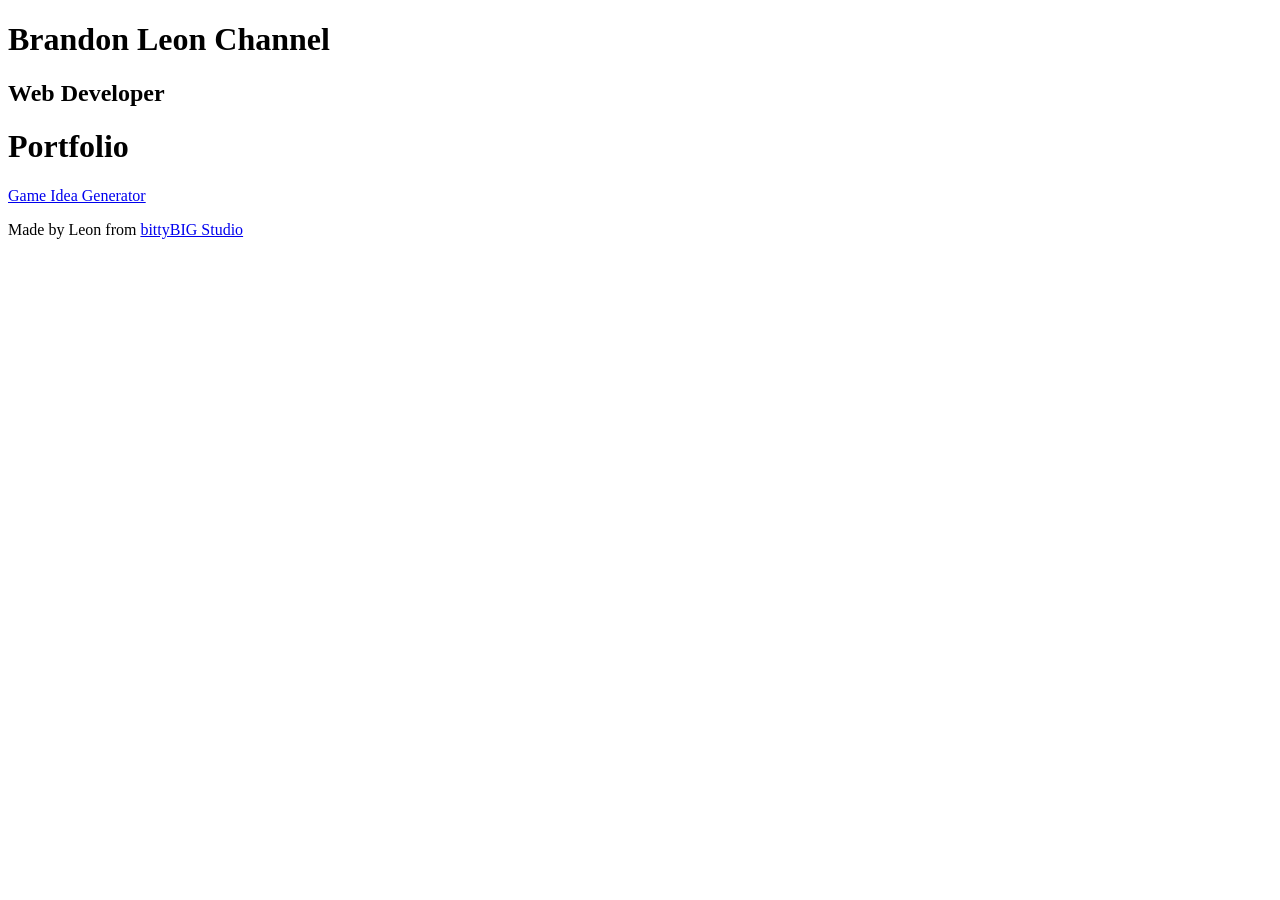
<file: portfolio/index.html>
<!DOCTYPE html>
<html lang="en">
  <head>
	<meta charset="UTF-8">
	<meta name="viewport" content="width=device-width, initial-scale=1"> <!--Allows this to work on mobile -->
	<meta name="description" content="The professional portfolio for Brandon Leon Channel, 'Leon from bittyBIG.'">
	<title>Brandon Leon Channel</title> <!--Replace the title-->
  </head>
  <body>
    	<header>
      		<h1>Brandon Leon Channel</h1>
		<h2>Web Developer</h2>
    	</header>
	
	<main>
	<h1>Portfolio</h1>
	<!--This is how you create an iframe link to a youtube video <iframe 
		width="560" 
		height="315" 
		src="https://www.youtube.com/embed/tREUQ5j0GLA"
		title="YouTube video player"
		frameborder="0"
		allow="accelerometer; autoplay; clipboard-write; encrypted-media; gyroscope; picture-in-picture; web-share"
		referrerpolicy="strict-origin-when-cross-origin"
		allowfullscreen>
	  </iframe> -->
	
	<a href="game-idea-generator.html">Game Idea Generator</a>
	</main>
	
    <footer>
      <p>Made by Leon from <a href="https://www.bittybigstudio.com" target="_blank">bittyBIG Studio</a></p>
    </footer>
  </body>
</html>
</file>
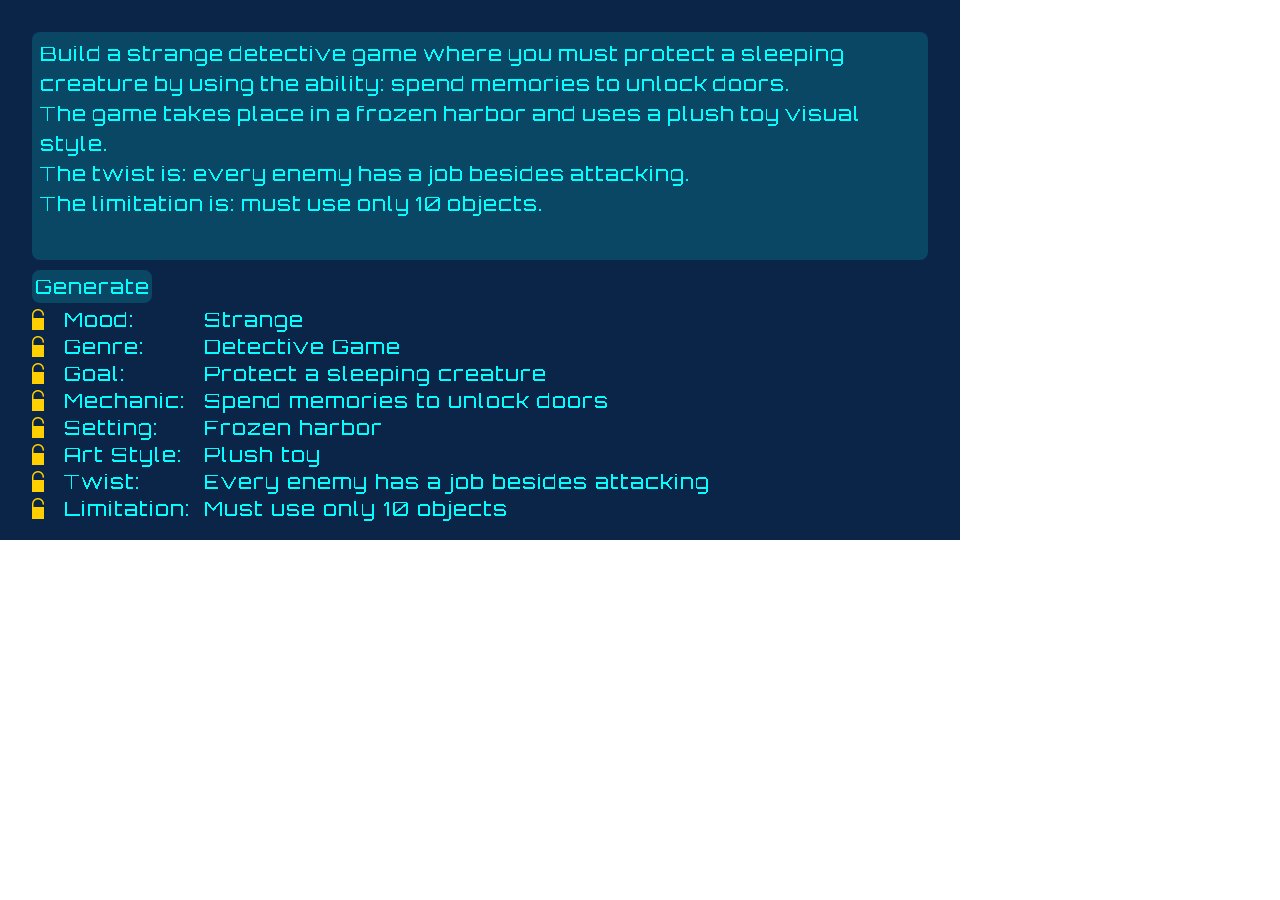
<file: portfolio/Game Idea Generator/index.html>
<!DOCTYPE html>
<html lang="en">
<head>
	
	<meta charset="utf-8">
	
	<title>Game Idea Generator</title>
	
	<meta id="viewport" name="viewport" content="width=device-width, initial-scale=1.0, maximum-scale=1.0, user-scalable=no" />
	<meta name="apple-mobile-web-app-capable" content="yes">
	
	
	<link rel="shortcut icon" type="image/png" href="./favicon.png">

	
	<script src="./Game Idea Generator.js"></script>

	<script>
		window.addEventListener ("touchmove", function (event) { event.preventDefault (); }, { capture: false, passive: false });
		if (typeof window.devicePixelRatio != 'undefined' && window.devicePixelRatio > 2) {
			var meta = document.getElementById ("viewport");
			meta.setAttribute ('content', 'width=device-width, initial-scale=' + (2 / window.devicePixelRatio) + ', user-scalable=no');
		}
	</script>
	
	<style>
		html,body { margin: 0; padding: 0; height: 100%; overflow: hidden; }
		#openfl-content { background: #000000; width: 960px; height: 540px; }
		#progress { position: relative; top: 50%; left: 50%; transform: translate(-50%, -50%); width: 50%; }

	</style>
	
</head>
<body>
	
	<noscript>This webpage makes extensive use of JavaScript. Please enable JavaScript in your web browser to view this page.</noscript>
	
	<div id="openfl-content"></div>
	
	<script>
		lime.embed ("Game Idea Generator", "openfl-content", 960, 540, { parameters: {} });
	</script>
	
</body>
</html>
</file>
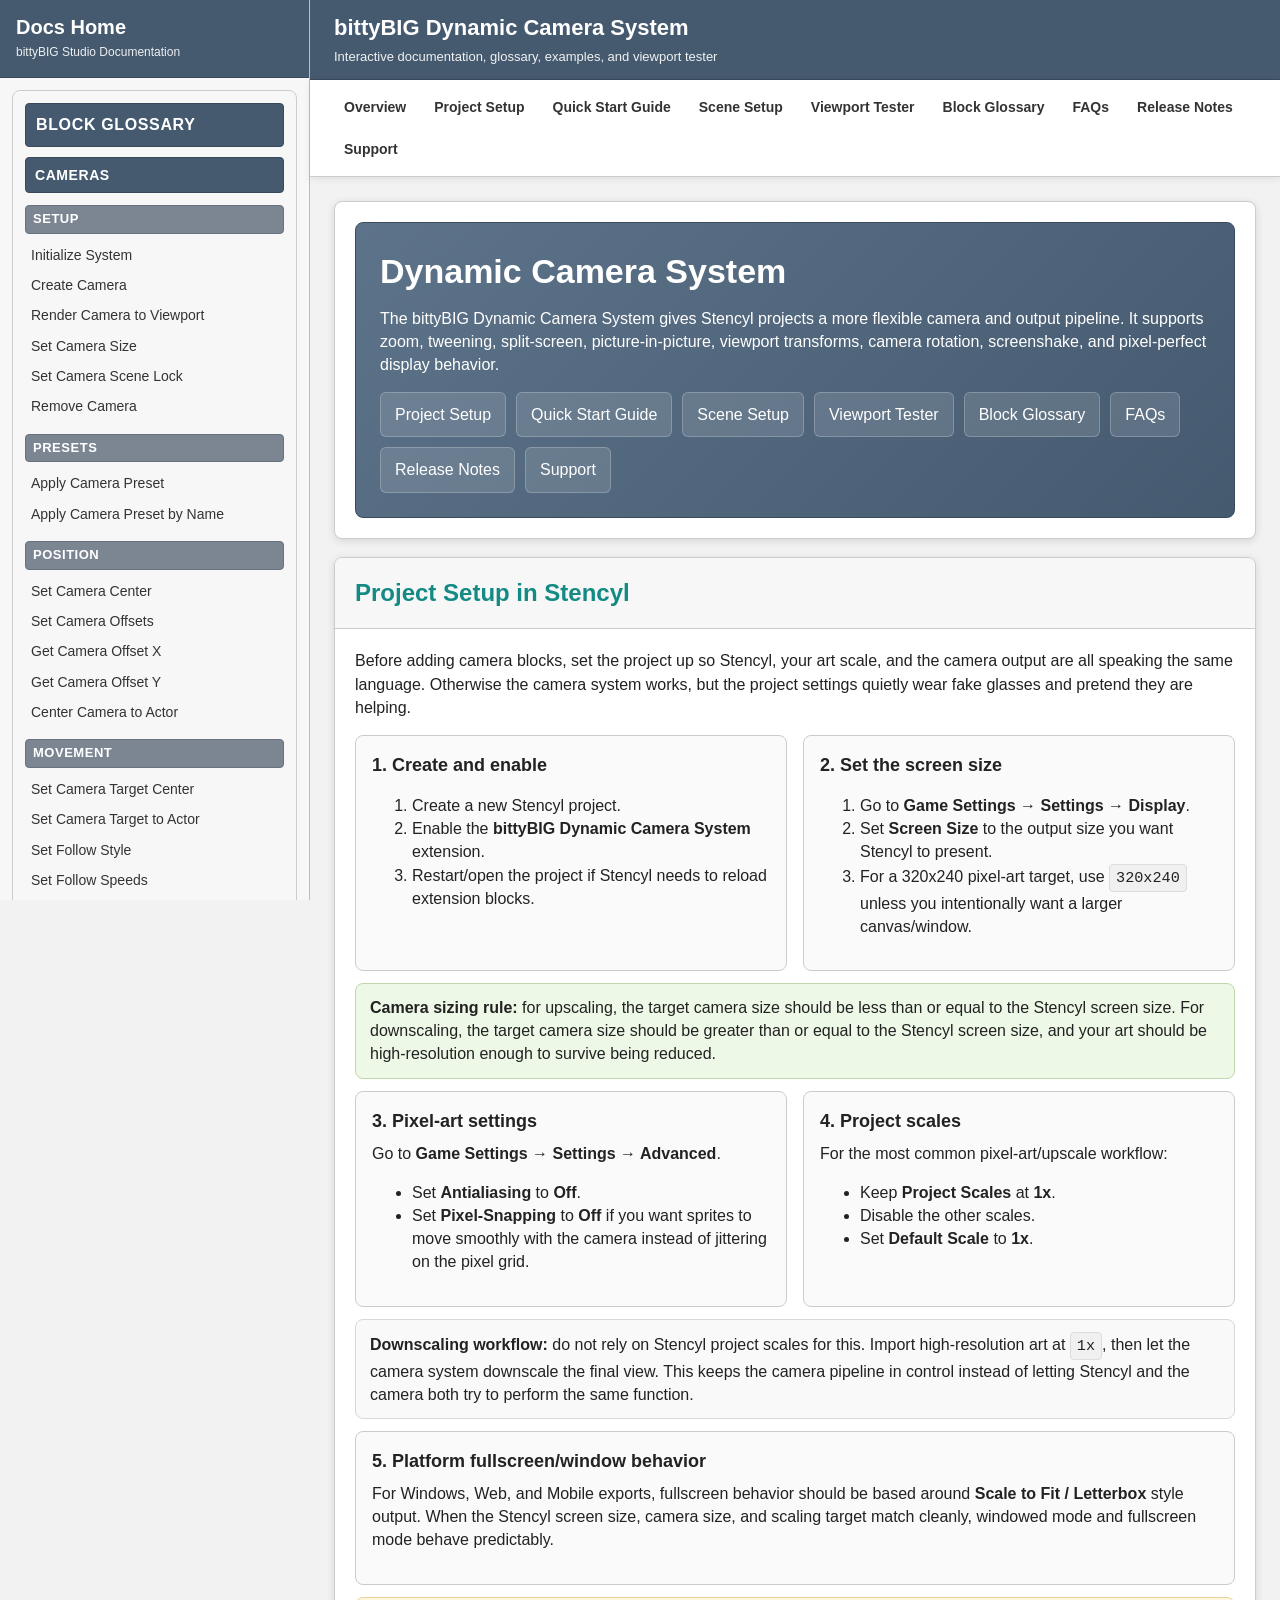
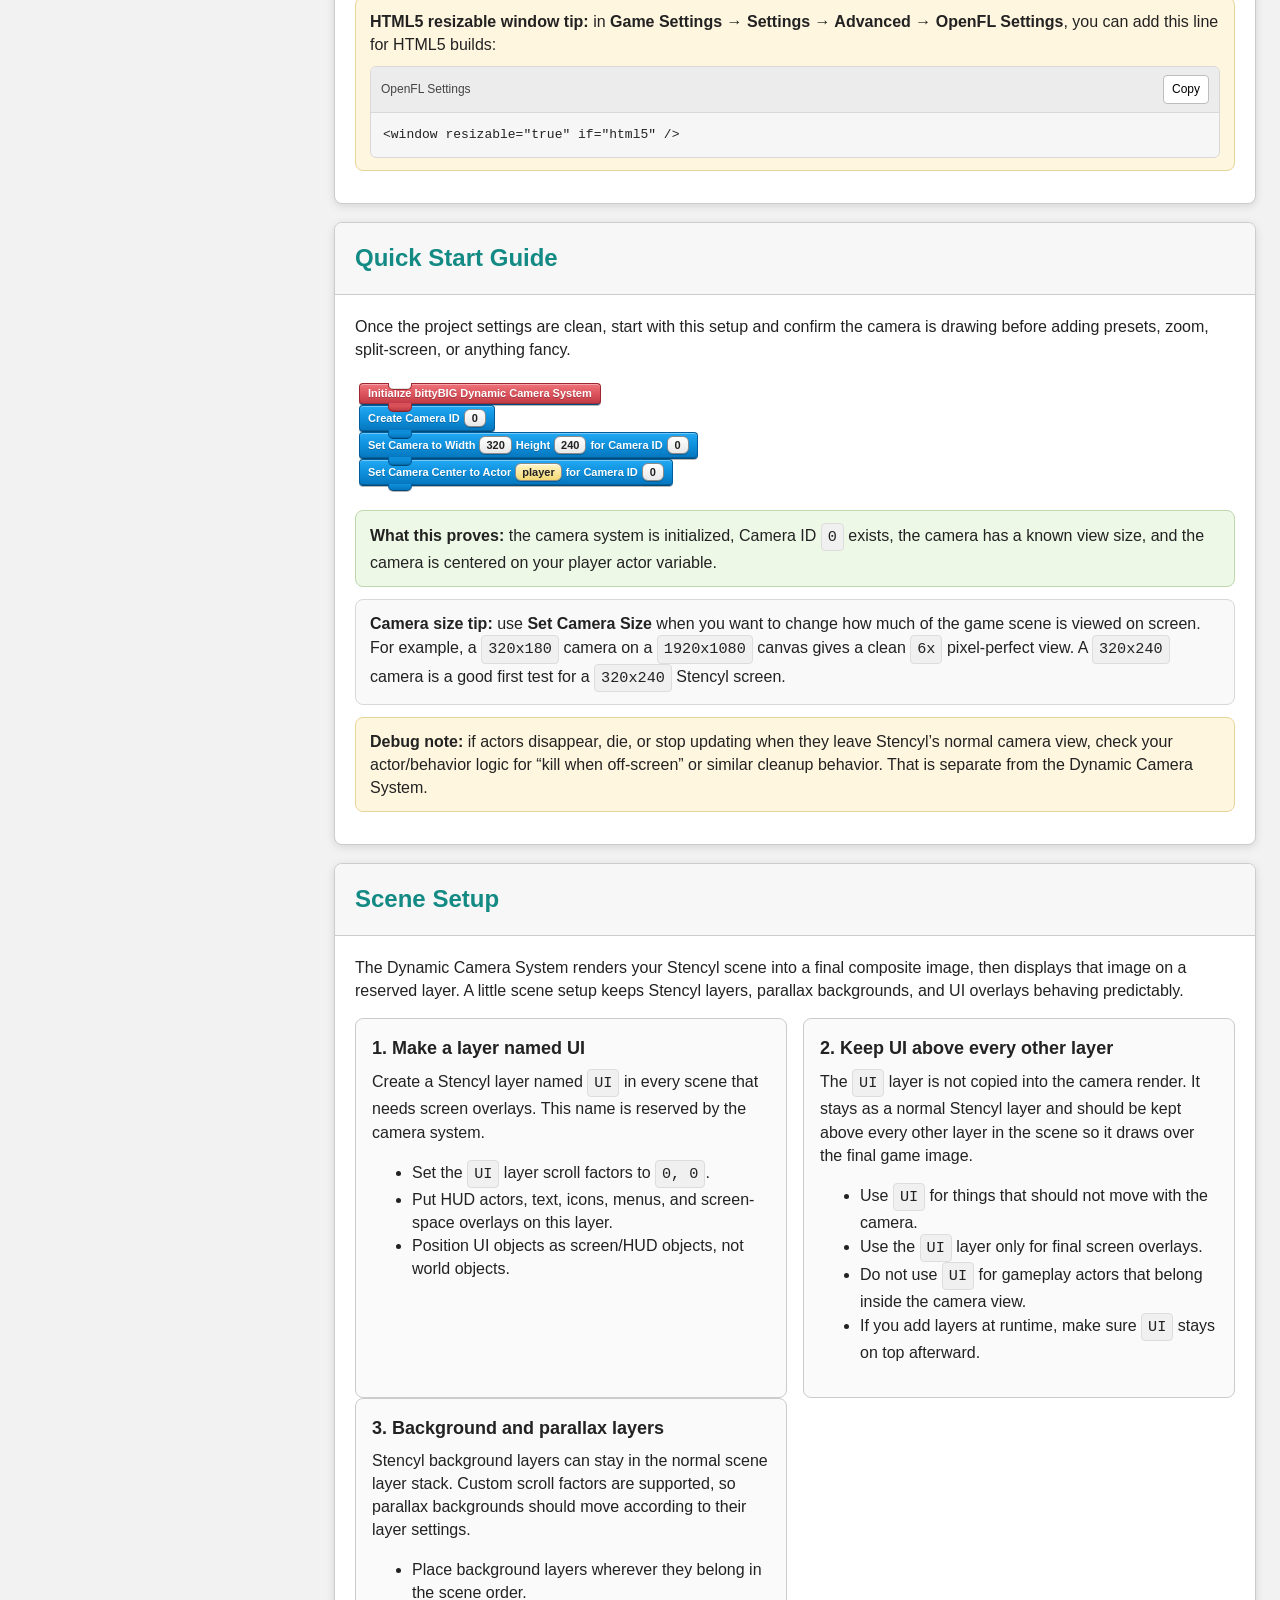
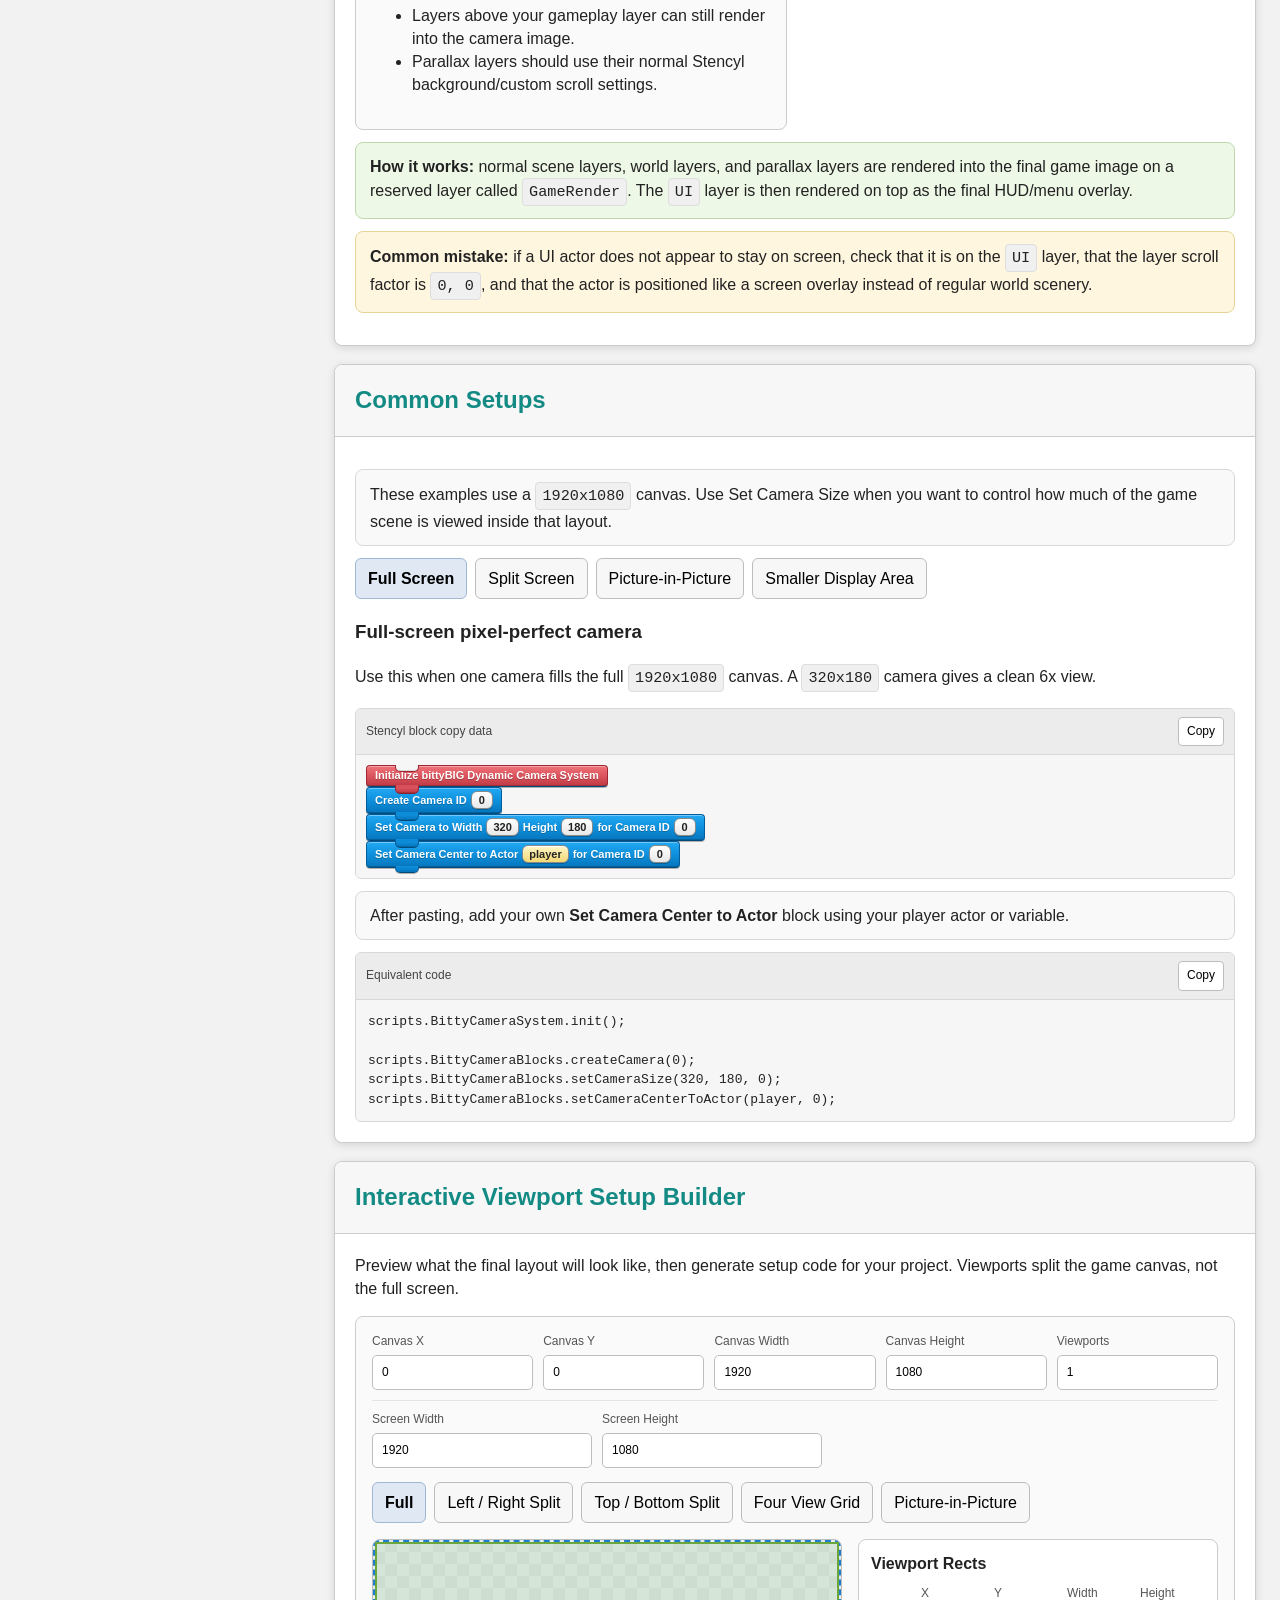
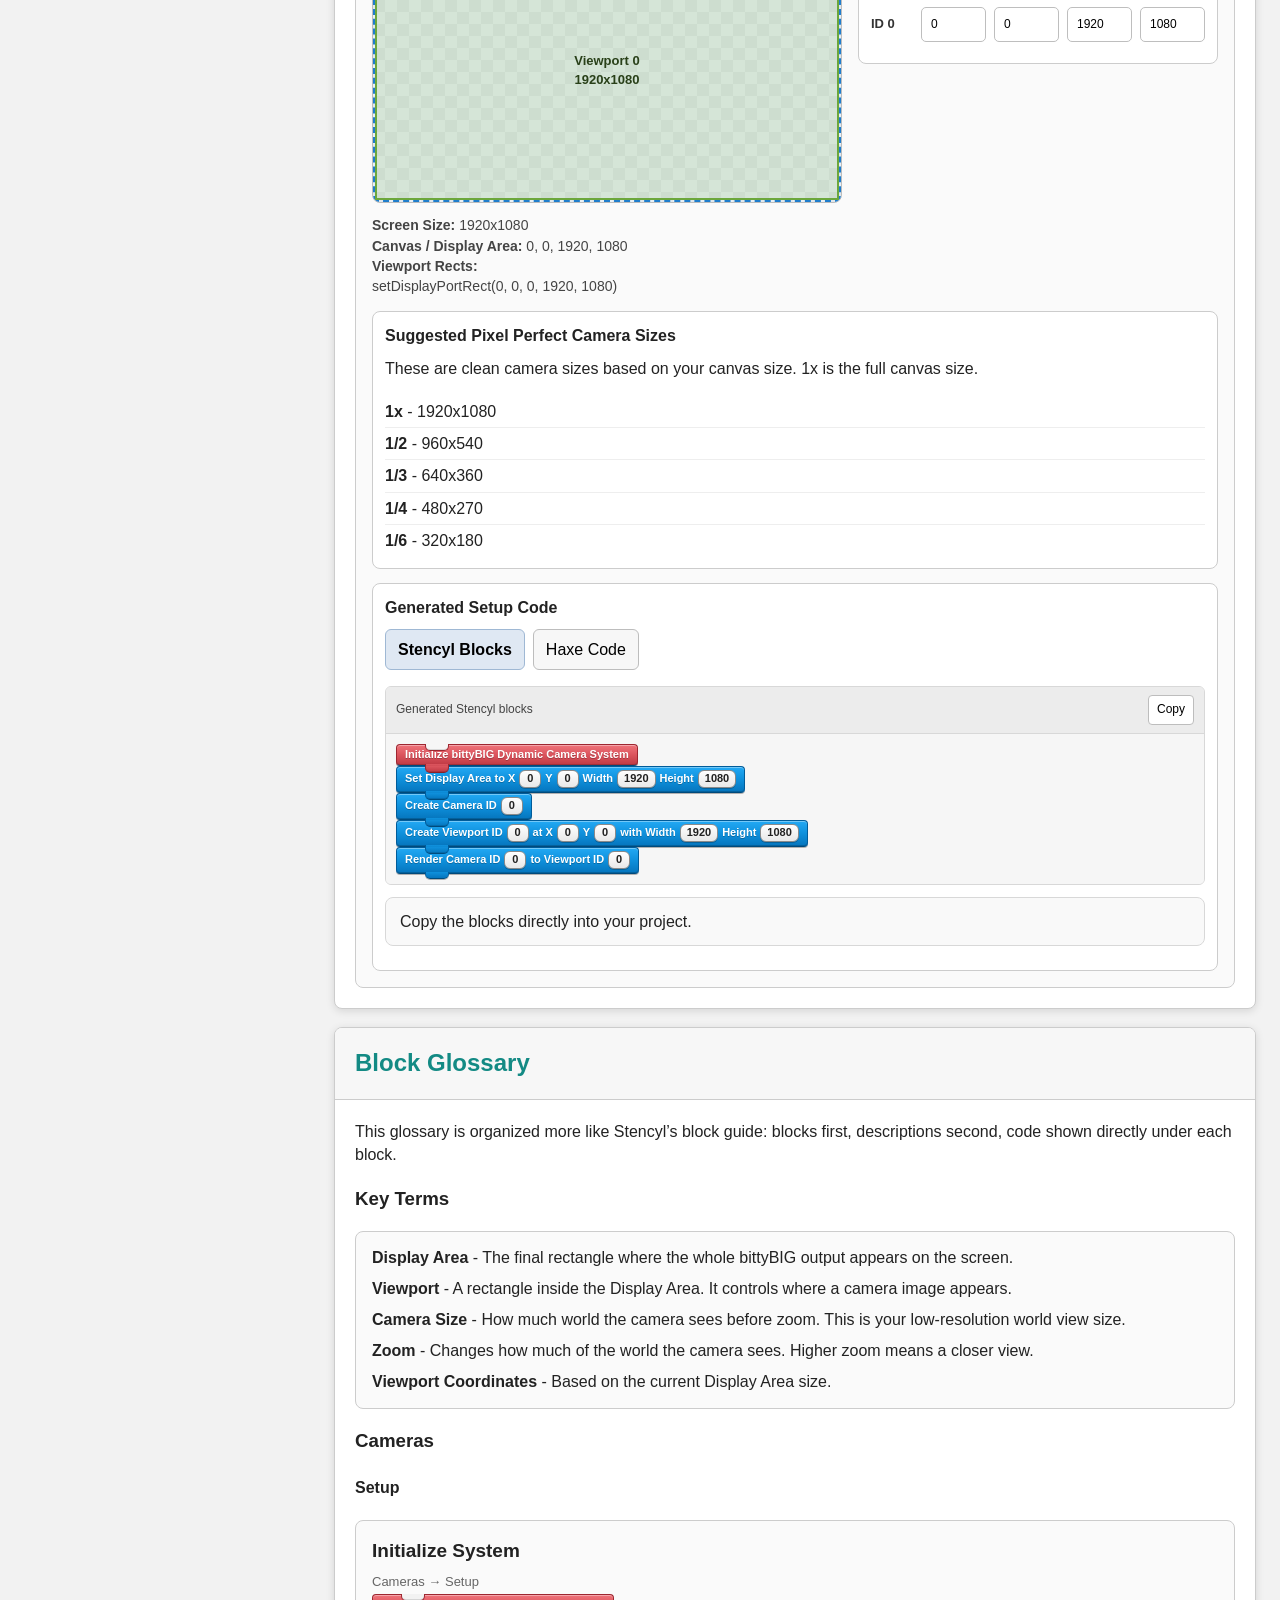
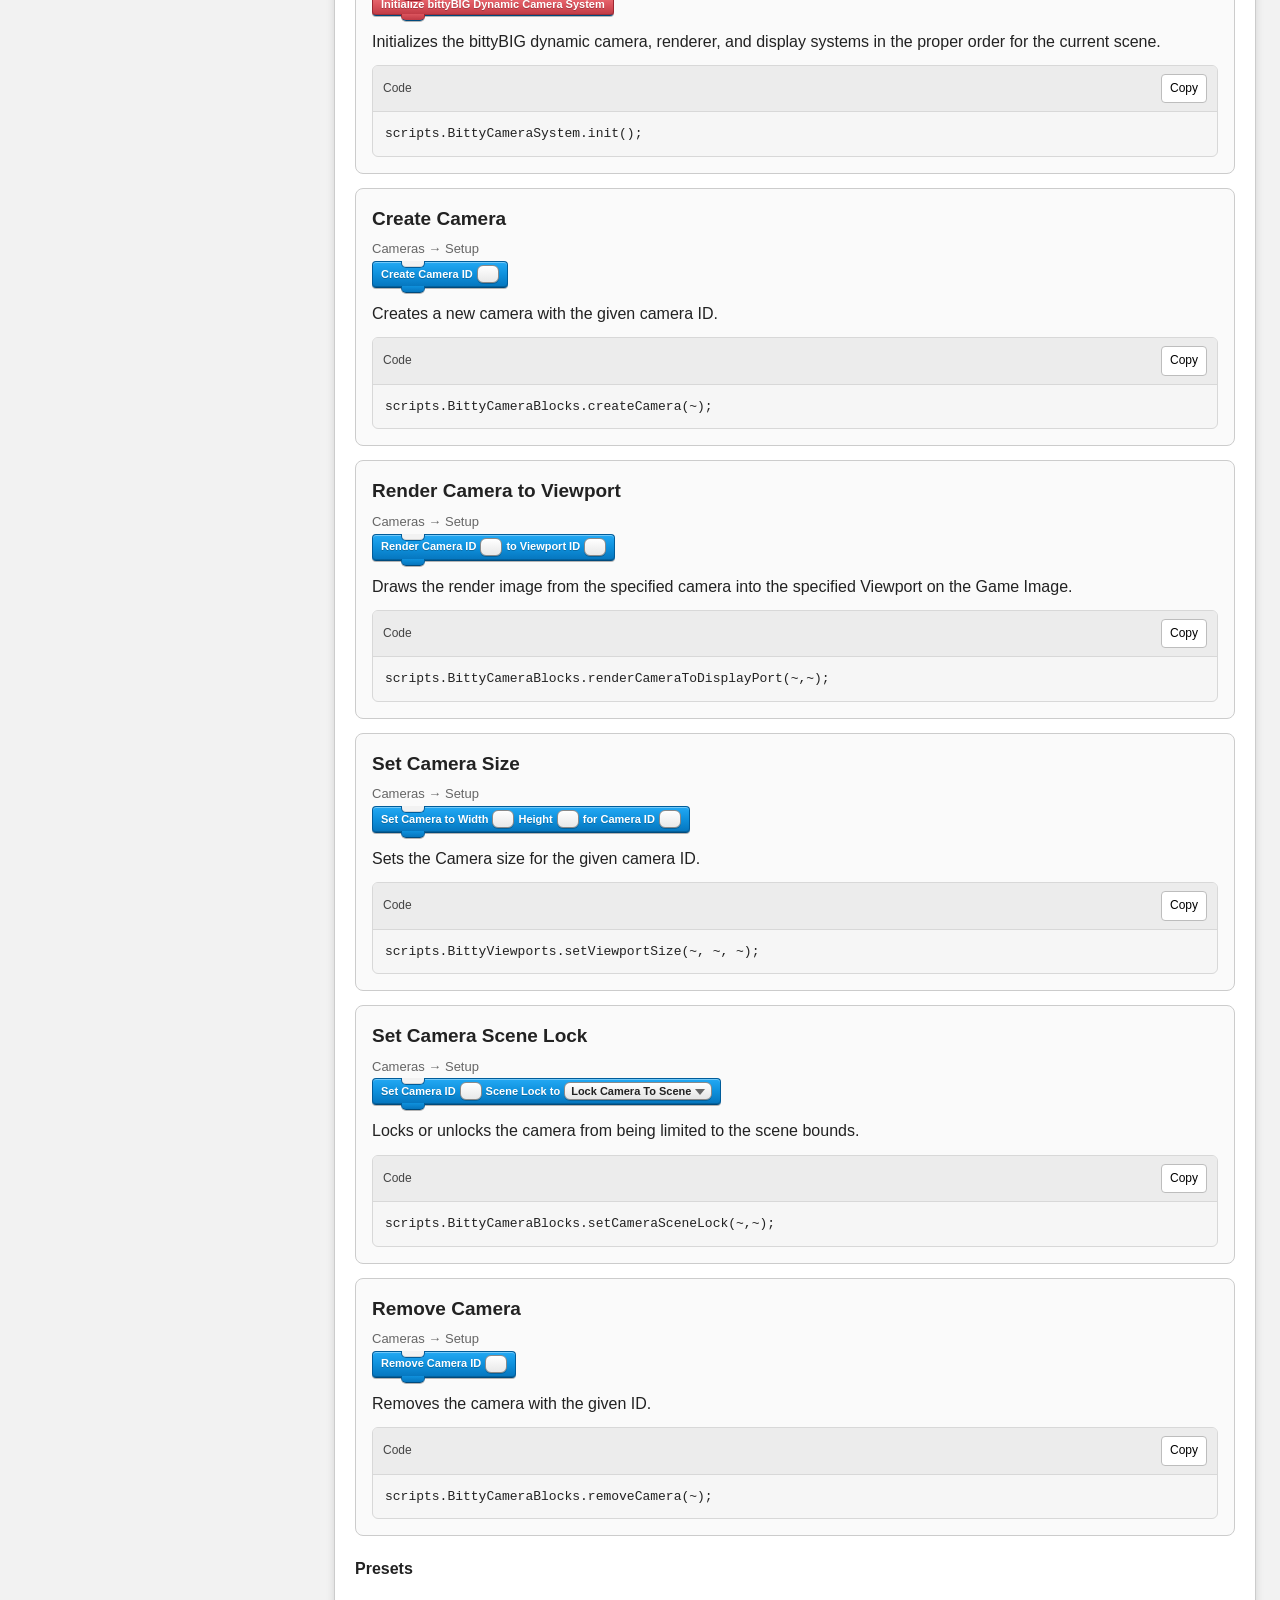
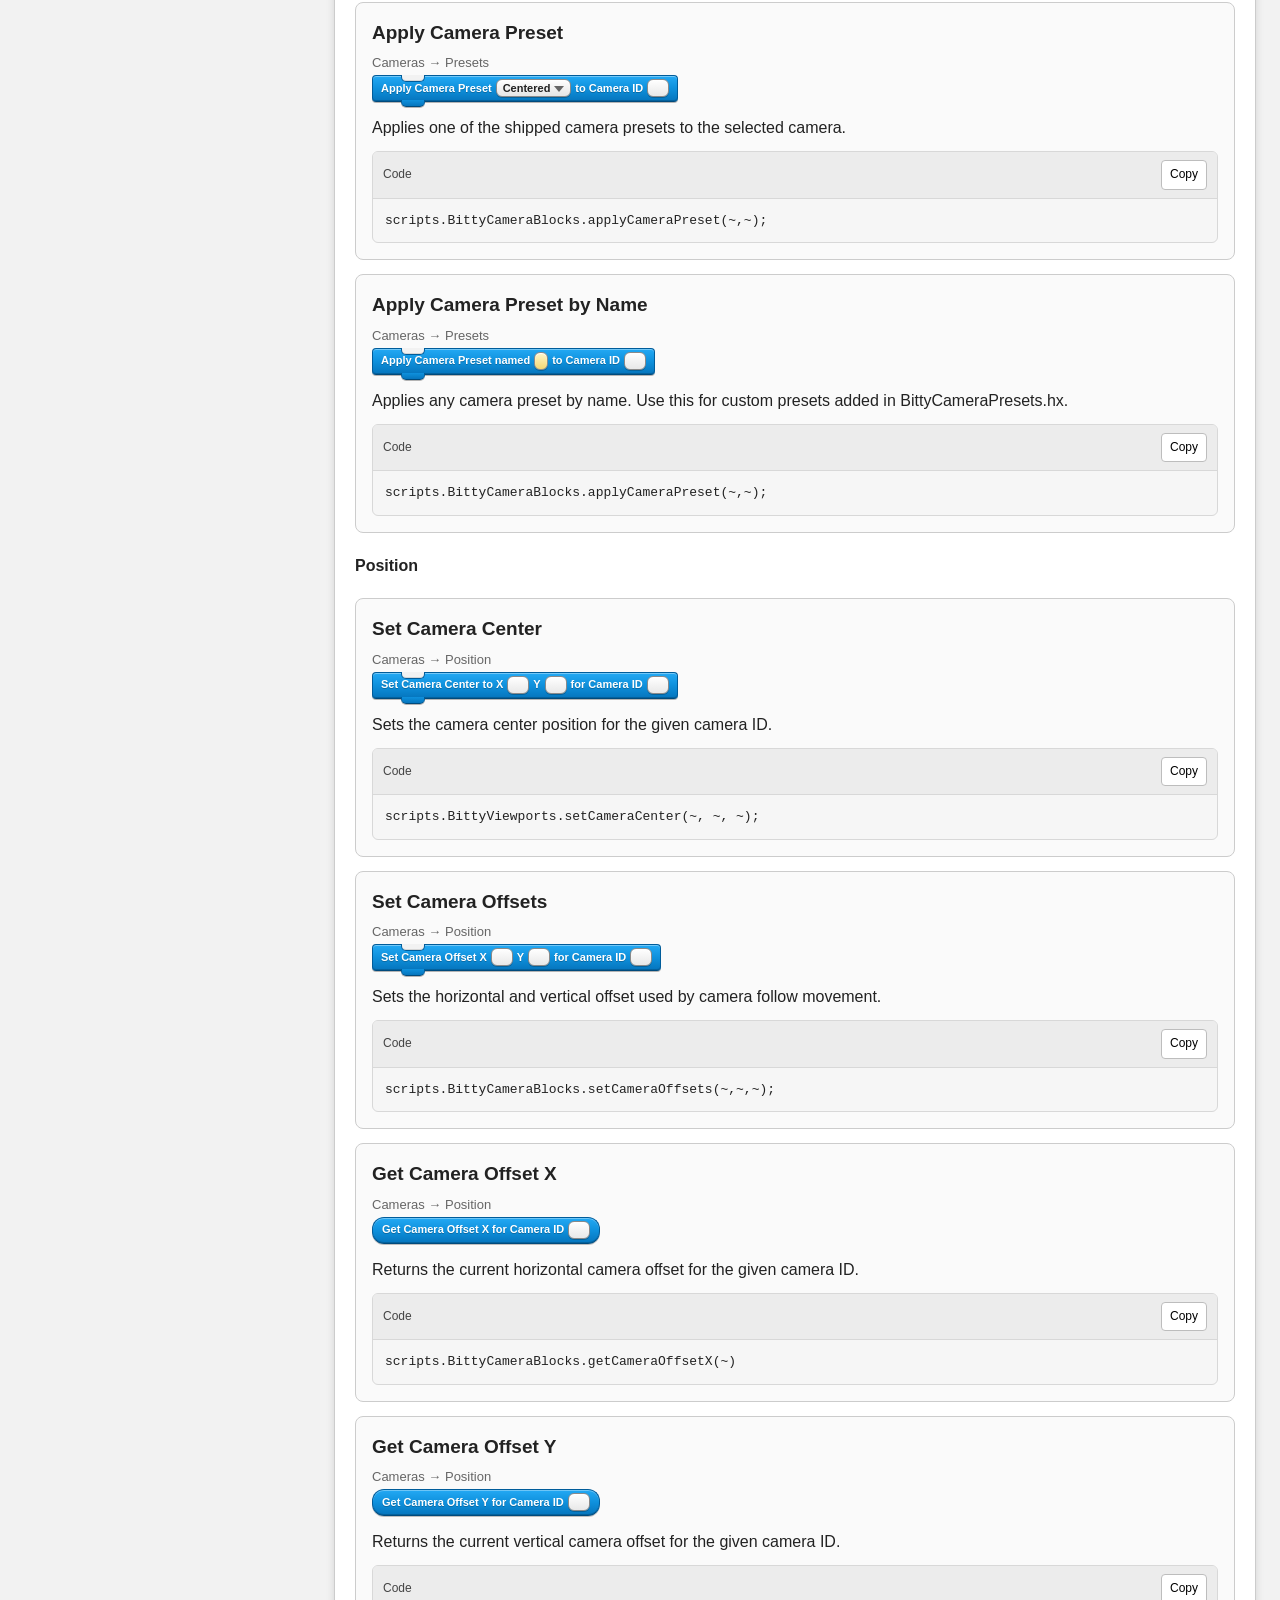
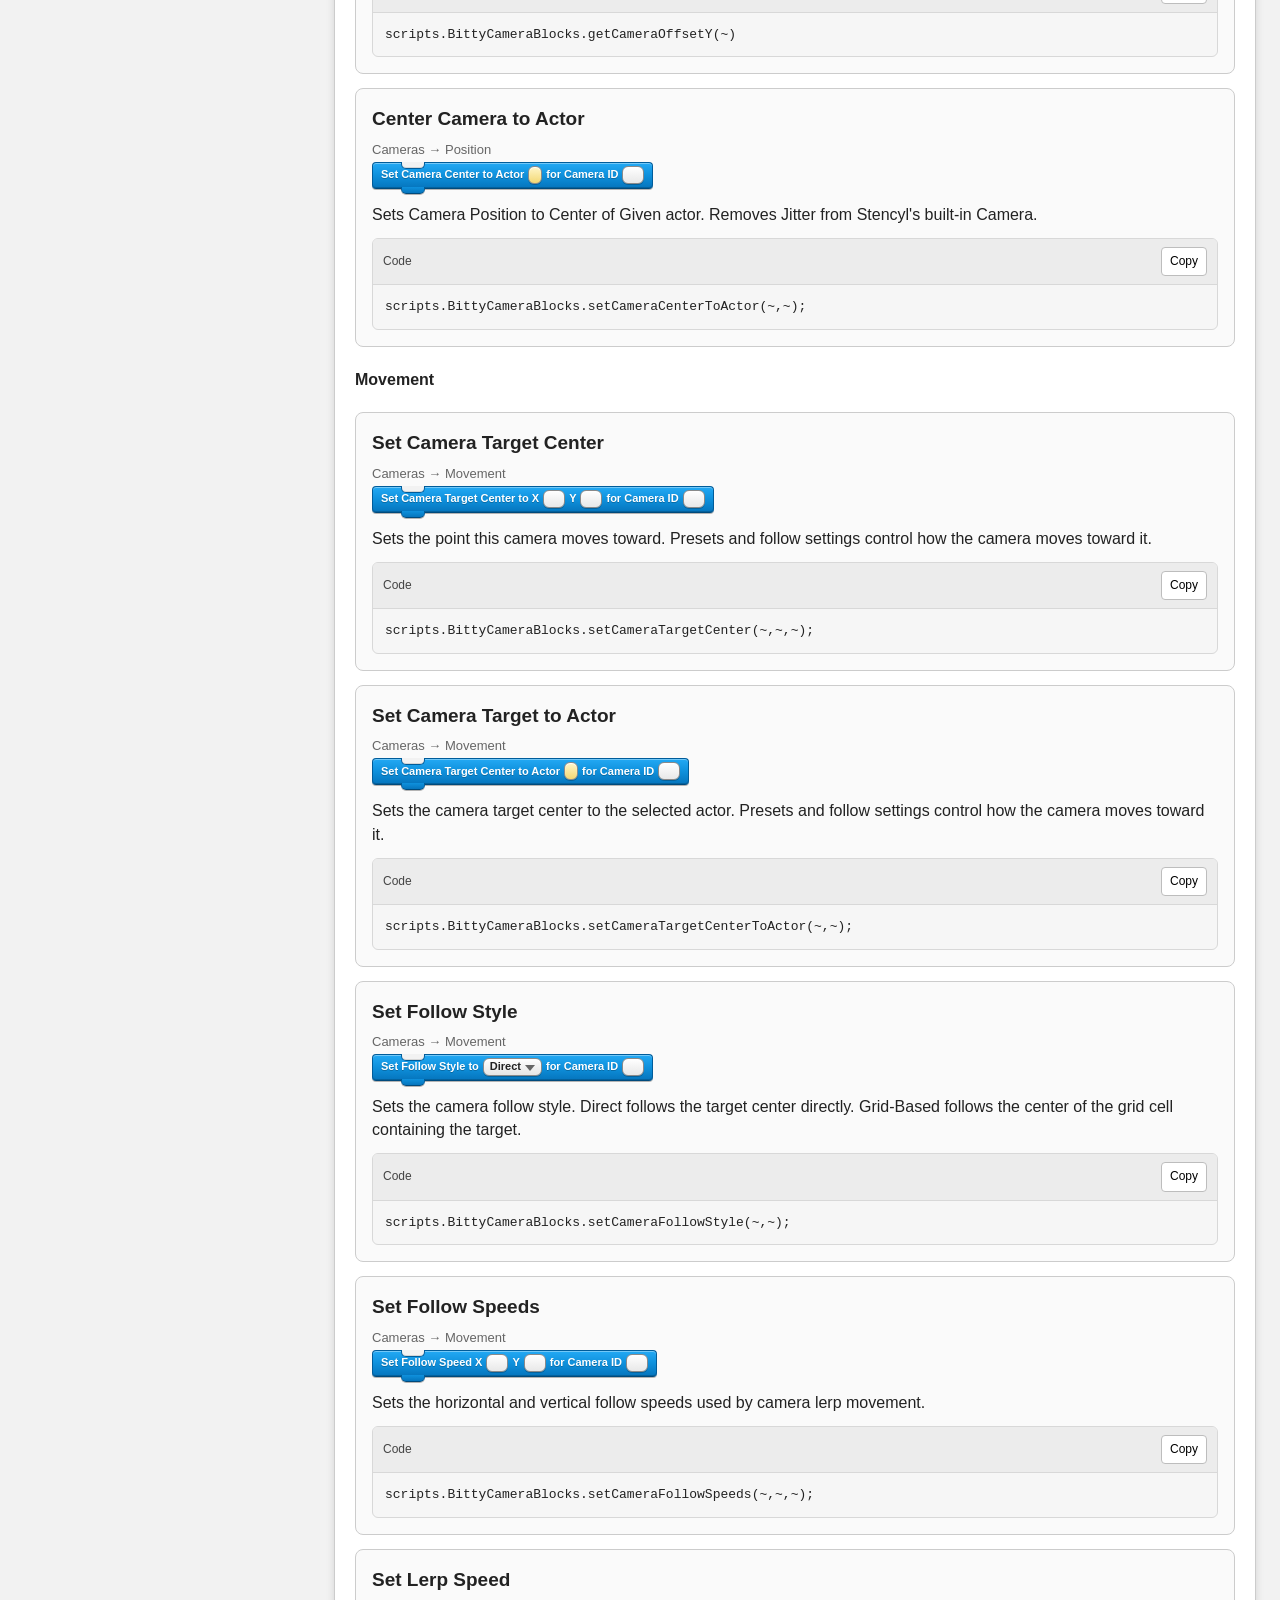
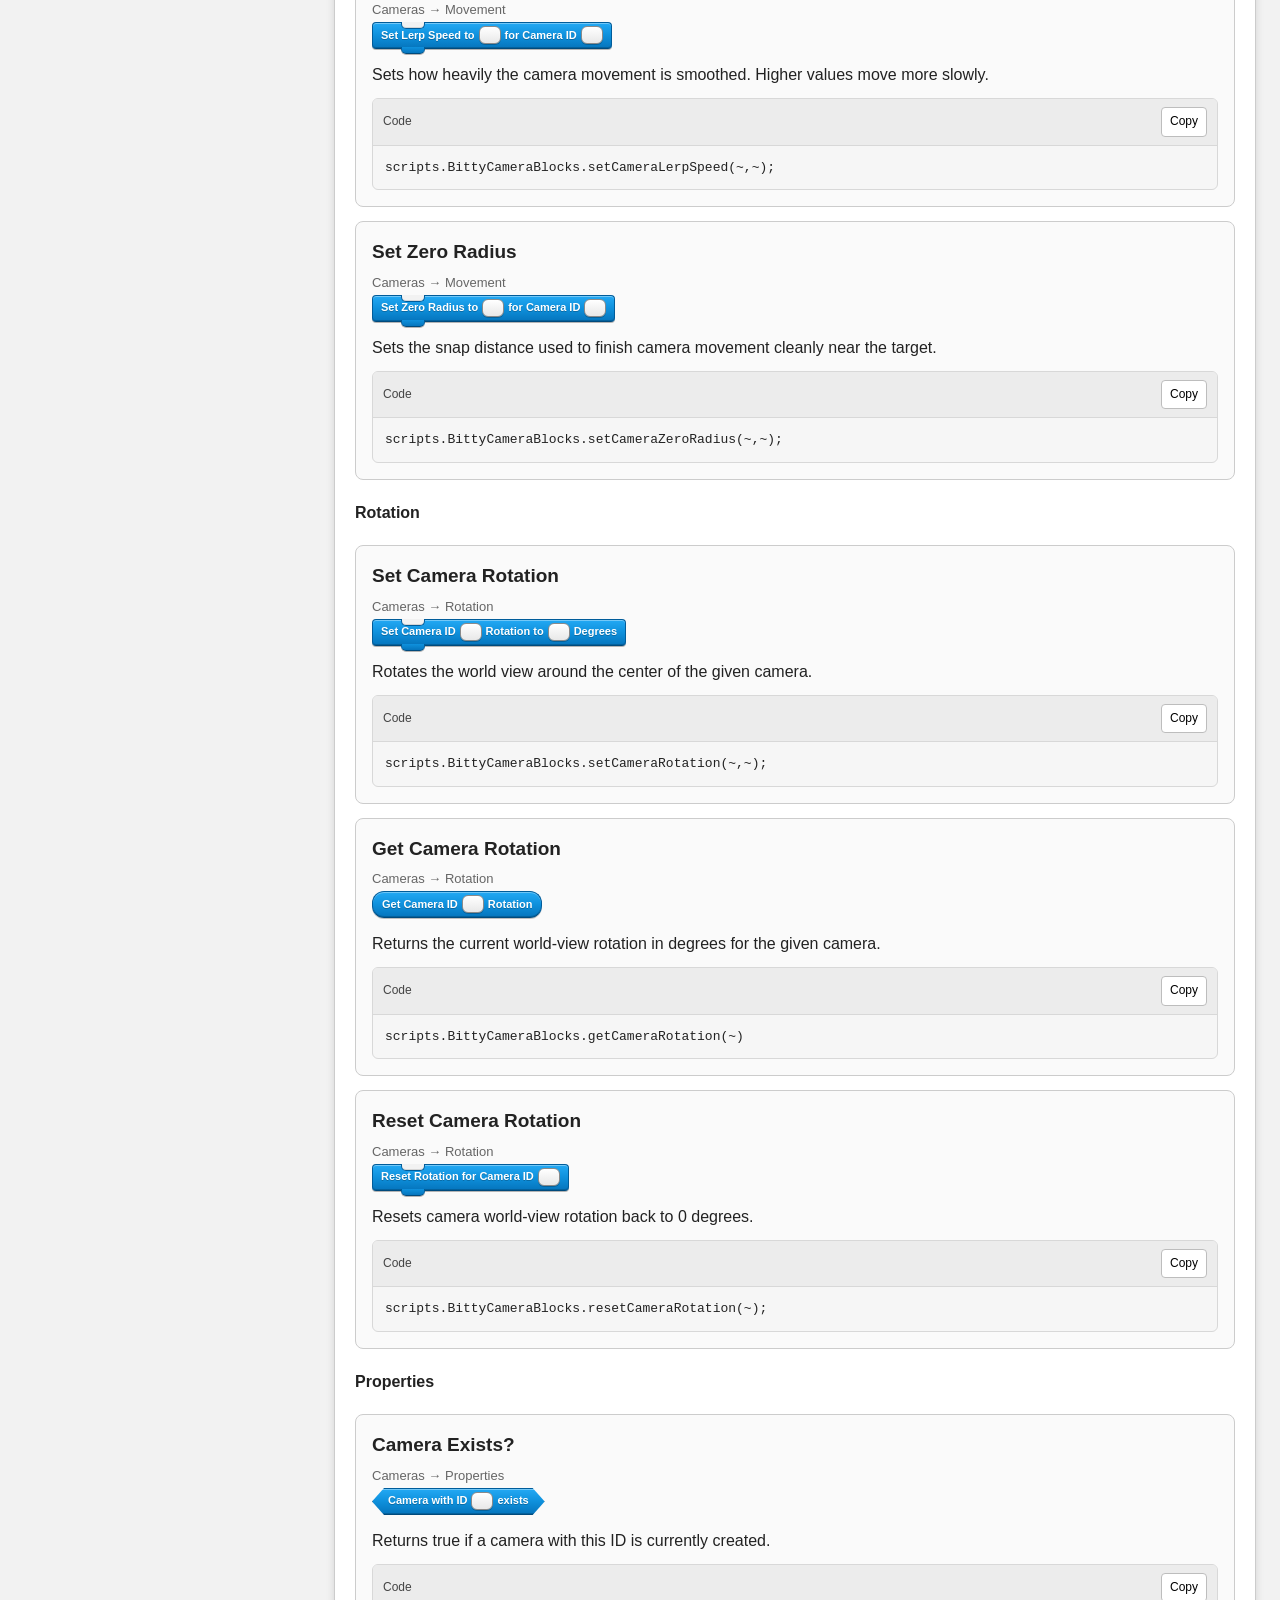
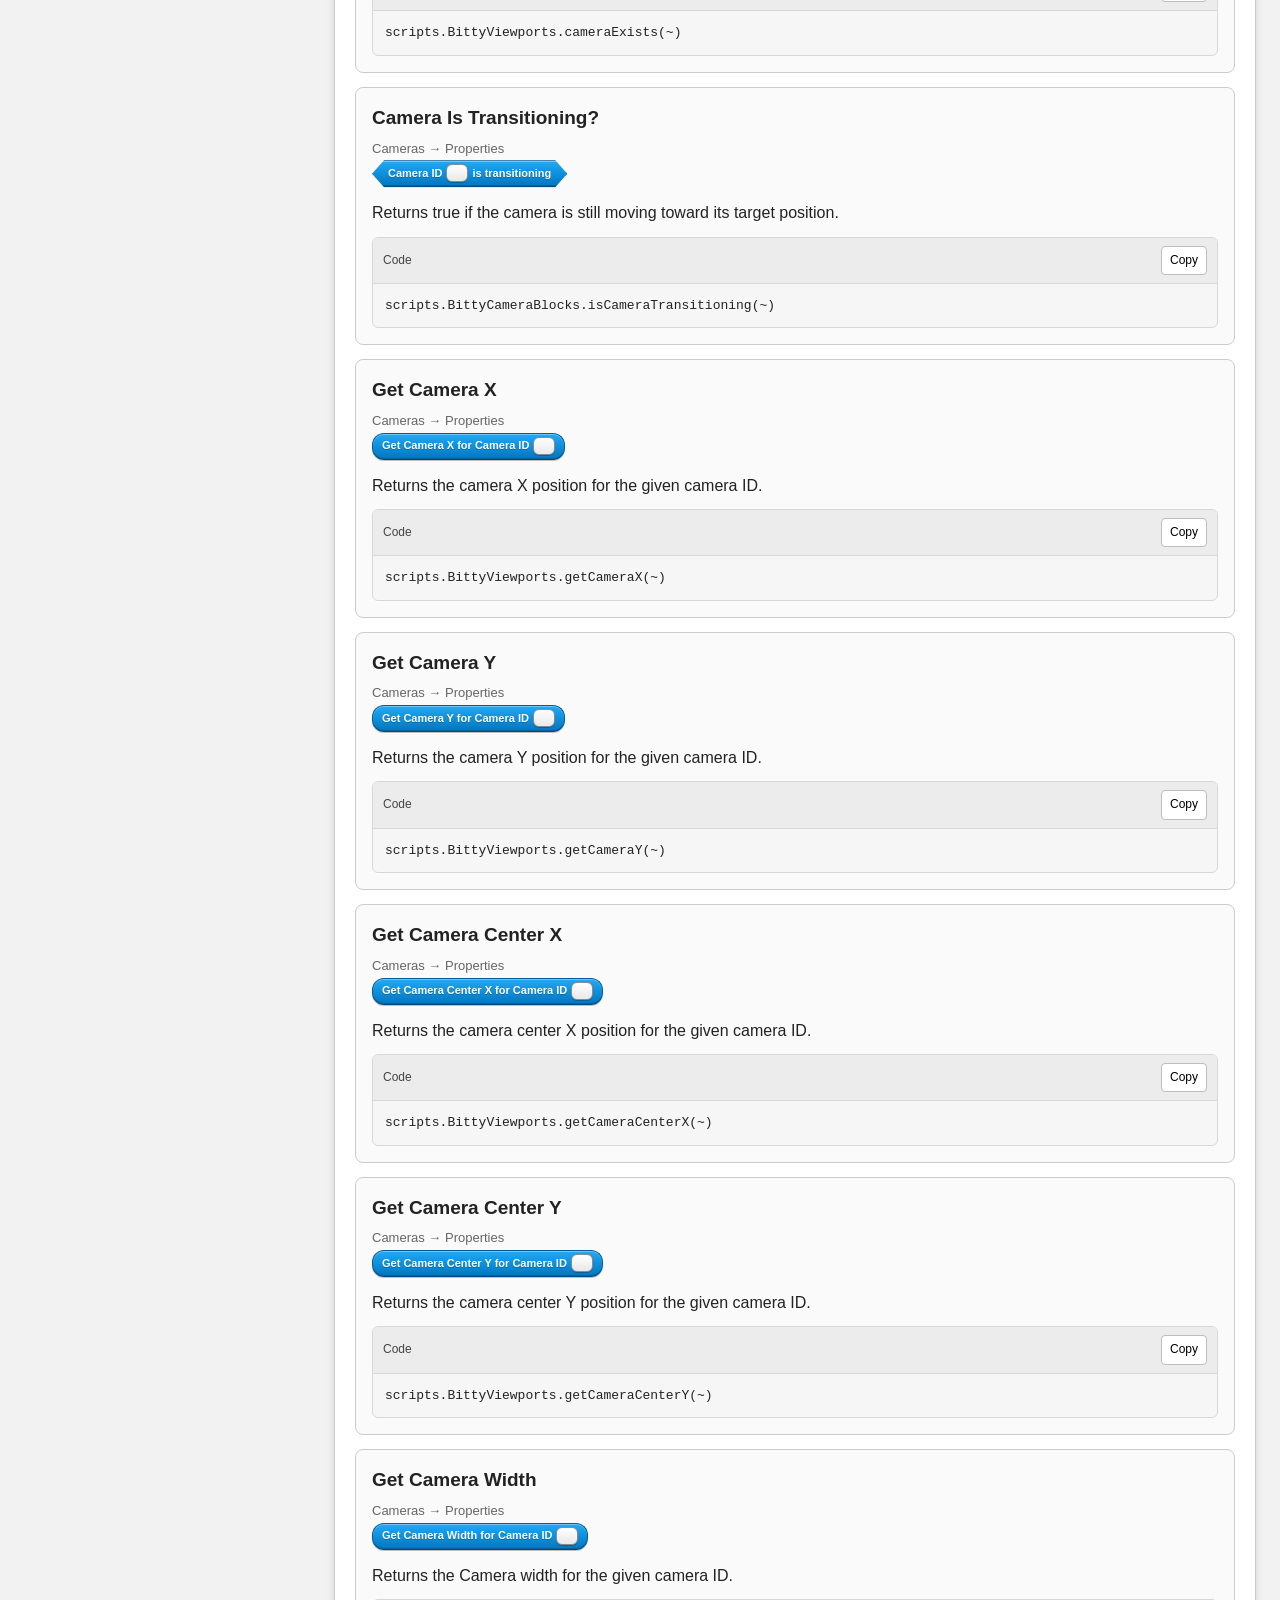
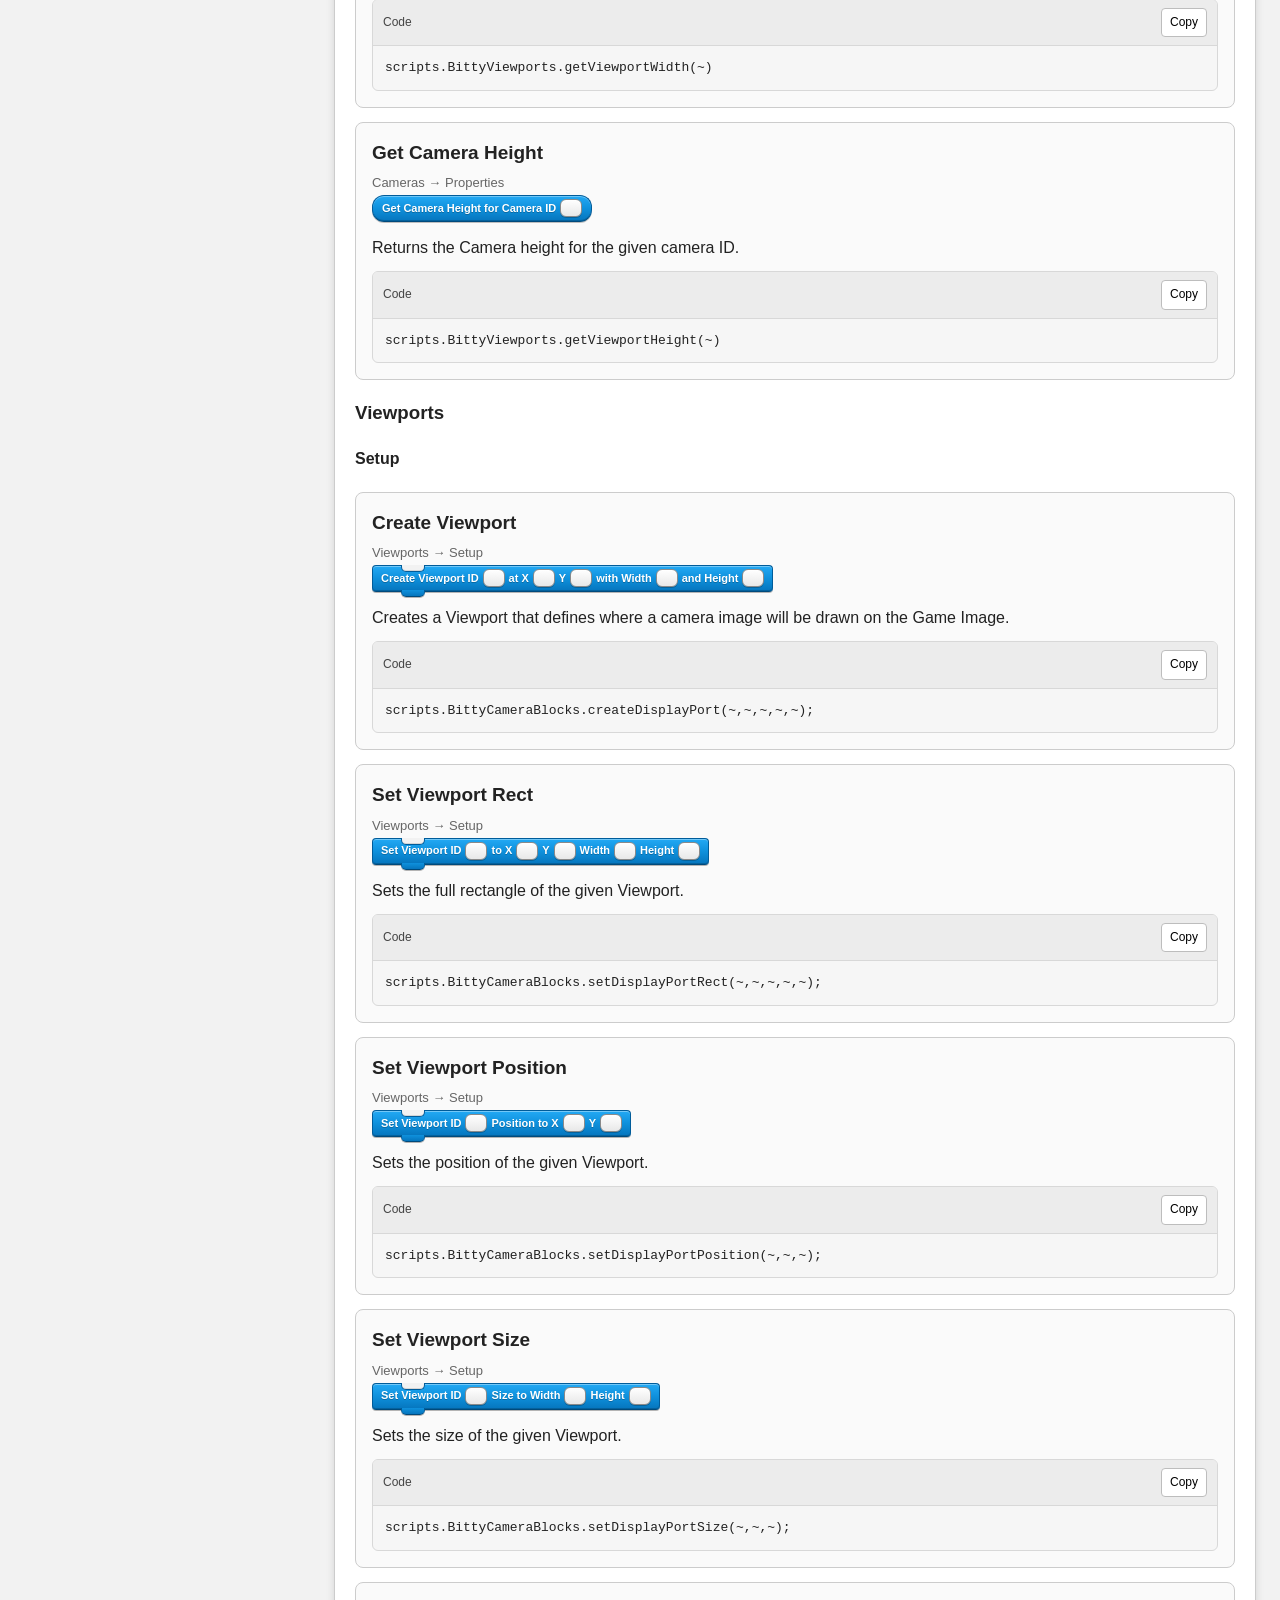
<file: dynamic-camera-documentation.html>
<!DOCTYPE html>

<html lang="en">
<head>
<meta charset="utf-8"/>
<meta content="width=device-width, initial-scale=1.0" name="viewport"/>
<link rel="icon" type="image/png" href="favicon.png">
<title>bittyBIG Dynamic Camera System Documentation</title>
<style>
		:root
		{
			--bg: #f2f2f2;
			--panel: #ffffff;
			--panel-2: #f7f7f7;
			--line: #cccccc;
			--text: #222222;
			--muted: #666666;
			--header: #455a6f;
			--headerText: #ffffff;
			--accent: #1c88d9;
			--accentDark: #1467a6;
			--accentLight: #d8ecfb;
			--danger: #d5525d;
			--dangerDark: #ab3842;
			--success: #7ab34a;
			--successDark: #5e9234;
			--shadow: rgba(0, 0, 0, 0.12);
			--gold: #ffb52a;
		}

		*
		{
			box-sizing: border-box;
		}

		html
		{
			scroll-behavior: smooth;
			scroll-padding-top: 72px;
		}

		[id]
		{
			scroll-margin-top: 72px;
		}

		body
		{
			margin: 0;
			background: var(--bg);
			color: var(--text);
			font-family: Arial, Helvetica, sans-serif;
			line-height: 1.45;
		}

		a
		{
			color: inherit;
			text-decoration: none;
		}

		button,
		input
		{
			font: inherit;
		}

		.app
		{
			display: grid;
			grid-template-columns: 310px minmax(0, 1fr);
			min-height: 100vh;
		}

		/* Sidebar */
		.sidebar
		{
			position: sticky;
			top: 0;
			height: 100vh;
			overflow: auto;
			background: #f7f7f7;
			border-right: 1px solid #bdbdbd;
			padding: 0;
		}

		.sidebar-header
		{
			background: var(--header);
			color: var(--headerText);
			padding: 16px;
			border-bottom: 1px solid #394a5c;
		}

		.sidebar-header h1
		{
			margin: 0;
			font-size: 20px;
			line-height: 1.15;
		}

		.sidebar-header h1 a
		{
			color: var(--headerText);
			text-decoration: none;
		}

		.sidebar-header h1 a:hover
		{
			text-decoration: underline;
		}

		.sidebar-header .sub
		{
			margin-top: 5px;
			font-size: 12px;
			opacity: 0.9;
		}


		.nav-group
		{
			padding: 12px 14px 4px;
		}

		.nav-title
		{
			font-size: 13px;
			font-weight: bold;
			color: #333333;
			text-transform: uppercase;
			margin: 0 0 8px;
		}

		.nav-list
		{
			display: grid;
			gap: 4px;
			margin-bottom: 8px;
		}

		.nav-link
		{
			display: block;
			padding: 7px 8px;
			border-radius: 4px;
			font-size: 14px;
			color: #333333;
		}

		.nav-link:hover,
		.nav-link.active
		{
			background: #dfe8f3;
			color: #000000;
		}

		.nav-mini-title
		{
			font-size: 11px;
			font-weight: bold;
			color: #666666;
			text-transform: uppercase;
			padding: 8px 8px 2px;
		}

		.nav-sub
		{
			padding-left: 12px;
			border-left: 2px solid #d0d0d0;
			margin-left: 6px;
		}

		/* Main */
		.main
		{
			min-width: 0;
		}

		.topbar
		{
			background: var(--header);
			color: var(--headerText);
			padding: 12px 24px;
			border-bottom: 1px solid #394a5c;
		}

		.topbar .title
		{
			font-size: 22px;
			font-weight: bold;
		}

		.topbar .subtitle
		{
			font-size: 13px;
			margin-top: 4px;
			opacity: 0.92;
		}
		.top-nav
		{
			position: sticky;
			top: 0;
			z-index: 30;
			display: flex;
			flex-wrap: wrap;
			gap: 8px;
			padding: 10px 24px;
			background: #ffffff;
			border-bottom: 1px solid var(--line);
			box-shadow: 0 2px 7px rgba(0,0,0,0.08);
		}

		.top-nav a
		{
			display: inline-block;
			padding: 7px 10px;
			border-radius: 5px;
			font-size: 14px;
			font-weight: bold;
			color: #333333;
		}

		.top-nav a:hover
		{
			background: #dfe8f3;
		}

		.left-glossary-nav
		{
			position: static;
			top: auto;
			width: auto;
			margin: 12px;
		}

		.left-glossary-nav .cat
		{
			margin-bottom: 18px;
		}

		.left-glossary-nav .cat-title
		{
			font-size: 11px;
			font-weight: bold;
			text-transform: uppercase;
			letter-spacing: 0.04em;
			color: #ffffff;
			background: #7c8692;
			border: 1px solid #67727e;
			border-radius: 4px;
			padding: 4px 7px;
			margin: 12px 0 6px;
		}

		.left-glossary-nav .glossary-main-title
		{
			font-size: 16px;
			font-weight: bold;
			text-transform: uppercase;
			letter-spacing: 0.04em;
			color: #ffffff;
			background: #455a6f;
			border: 1px solid #394a5c;
			border-radius: 4px;
			padding: 9px 10px;
			margin: 0 0 10px;
		}

		.left-glossary-nav .cat > .cat-title:first-child
		{
			font-size: 14px;
			background: #455a6f;
			border-color: #394a5c;
			padding: 7px 9px;
			margin: 0 0 8px;
		}

		.left-glossary-nav a
		{
			display: block;
			padding: 5px 8px;
			border-radius: 4px;
			font-size: 14px;
			color: #333333;
		}

		.left-glossary-nav a:hover
		{
			background: #dfe8f3;
		}


		.content
		{
			padding: 24px;
			max-width: 1300px;
		}

		.section
		{
			background: var(--panel);
			border: 1px solid var(--line);
			border-radius: 8px;
			box-shadow: 0 2px 8px var(--shadow);
			margin-bottom: 18px;
			overflow: hidden;
		}

		.section-header
		{
			padding: 18px 20px;
			border-bottom: 1px solid var(--line);
			background: var(--panel-2);
		}

		.section-header h2
		{
			margin: 0;
			font-size: 24px;
			color: #138a84;
		}

		.section-body
		{
			padding: 20px;
		}

		p
		{
			margin-top: 0;
		}

		.hero-box
		{
			background: linear-gradient(135deg, #5d7389, #455a6f);
			color: white;
			padding: 24px;
			border-radius: 8px;
			border: 1px solid #394a5c;
		}

		.hero-box h2
		{
			margin: 0 0 10px;
			font-size: 34px;
			color: white;
		}

		.hero-box p
		{
			margin: 0 0 16px;
			font-size: 16px;
			max-width: 900px;
		}

		.hero-buttons
		{
			display: flex;
			flex-wrap: wrap;
			gap: 10px;
		}

		.btn
		{
			display: inline-block;
			padding: 10px 14px;
			border-radius: 6px;
			border: 1px solid rgba(255,255,255,0.22);
			background: rgba(255,255,255,0.12);
			color: white;
			cursor: pointer;
		}

		.btn:hover
		{
			background: rgba(255,255,255,0.22);
		}

		.grid-2
		{
			display: grid;
			grid-template-columns: 1fr 1fr;
			gap: 16px;
		}

		.grid-3
		{
			display: grid;
			grid-template-columns: repeat(3, 1fr);
			gap: 16px;
		}

		.grid-4
		{
			display: grid;
			grid-template-columns: repeat(4, 1fr);
			gap: 16px;
		}

		.info-card
		{
			border: 1px solid var(--line);
			border-radius: 8px;
			padding: 16px;
			background: #fafafa;
		}

		.info-card h3
		{
			margin: 0 0 8px;
			font-size: 18px;
		}

		.note
		{
			padding: 12px 14px;
			border-radius: 8px;
			border: 1px solid #d8d8d8;
			background: #f9f9f9;
			margin: 12px 0;
		}

		.note.good
		{
			background: #eef8e7;
			border-color: #bfd7ac;
		}

		.note.warn
		{
			background: #fff6df;
			border-color: #e7d49a;
		}

		.inline-code
		{
			display: inline-block;
			background: #f0f0f0;
			border: 1px solid #dddddd;
			padding: 2px 6px;
			border-radius: 4px;
			font-family: Consolas, Monaco, "Courier New", monospace;
			font-size: 0.95em;
		}

		/* Tabs */
		.tabs
		{
			display: flex;
			flex-wrap: wrap;
			gap: 8px;
			margin-bottom: 16px;
		}

		.tab-button
		{
			padding: 8px 12px;
			border: 1px solid #bdbdbd;
			border-radius: 6px;
			background: #f7f7f7;
			cursor: pointer;
		}

		.tab-button.active
		{
			background: #dfe8f3;
			border-color: #9fb8d4;
			font-weight: bold;
		}

		.tab-panel
		{
			display: none;
		}

		.tab-panel.active
		{
			display: block;
		}

		/* Stencyl-like block visuals */
		.block-stack
		{
			display: flex;
			flex-direction: column;
			align-items: flex-start;
			gap: 0;
			margin: 8px 0 14px;
			overflow-x: auto;
			overflow-y: visible;
			padding: 6px 8px 10px 4px;
		}

		.block-row
		{
			display: flex;
			flex-wrap: nowrap;
			align-items: center;
			gap: 0;
			min-width: max-content;
			overflow: visible;
		}

		.st-block
		{
			--blockTop: #23a9f4;
			--blockMid: #0f91dd;
			--blockBottom: #0575bd;
			--blockDark: #005c9a;
			--blockCutout: #f2f2f2;

			display: inline-flex;
			flex-wrap: nowrap;
			align-items: center;
			gap: 4px;
			min-height: 22px;
			padding: 3px 8px 4px;
			color: #ffffff;
			font-family: Arial, Helvetica, sans-serif;
			font-weight: 800;
			font-size: 11px;
			line-height: 1;
			white-space: nowrap;
			position: relative;
			vertical-align: middle;
			background: linear-gradient(to bottom, var(--blockTop) 0%, var(--blockMid) 48%, var(--blockBottom) 100%);
			border: 1px solid var(--blockDark);
			border-bottom-color: #004a7c;
			border-radius: 4px;
			text-shadow: 0 1px 0 rgba(0,0,0,0.22);
			box-shadow:
				inset 0 1px 0 rgba(255,255,255,0.36),
				inset 0 -1px 0 rgba(0,0,0,0.18),
				0 1px 0 rgba(0,0,0,0.28);
		}

		.block-stack .st-block
		{
			--blockCutout: #ffffff;
		}

		.generated-block-preview .st-block
		{
			--blockCutout: #f6f6f6;
		}

		.faq-block-image .st-block
		{
			--blockCutout: #fafafa;
		}

		.st-block::before
		{
			content: "";
			position: absolute;
			left: 28px;
			top: -1px;
			width: 22px;
			height: 6px;
			background: var(--blockCutout);
			border-left: 1px solid var(--blockDark);
			border-right: 1px solid var(--blockDark);
			border-bottom: 1px solid var(--blockDark);
			border-radius: 0 0 5px 5px;
			box-shadow: inset 0 -1px 0 rgba(0,0,0,0.12);
		}

		.st-block::after
		{
			content: "";
			position: absolute;
			left: 28px;
			bottom: -6px;
			width: 22px;
			height: 6px;
			background: linear-gradient(to bottom, var(--blockMid) 0%, var(--blockBottom) 100%);
			border-left: 1px solid var(--blockDark);
			border-right: 1px solid var(--blockDark);
			border-bottom: 1px solid #004a7c;
			border-radius: 0 0 5px 5px;
			box-shadow: 0 1px 0 rgba(0,0,0,0.28);
		}


		/* When command blocks are stacked, the upper block's bottom connector should appear inside the lower block's top notch. */
		.block-stack .block-row + .block-row .st-block::before,
		.generated-block-preview .block-row + .block-row .st-block::before
		{
			background: linear-gradient(to bottom, #0f91dd 0%, #0575bd 100%);
			border-left-color: #005c9a;
			border-right-color: #005c9a;
			border-bottom-color: #004a7c;
		}

		.block-stack .block-row:has(.st-block.blue) + .block-row .st-block::before,
		.generated-block-preview .block-row:has(.st-block.blue) + .block-row .st-block::before
		{
			background: linear-gradient(to bottom, #0f91dd 0%, #0575bd 100%);
			border-left-color: #005c9a;
			border-right-color: #005c9a;
			border-bottom-color: #004a7c;
		}

		.block-stack .block-row:has(.st-block.red) + .block-row .st-block::before,
		.generated-block-preview .block-row:has(.st-block.red) + .block-row .st-block::before
		{
			background: linear-gradient(to bottom, #dc555e 0%, #bf3944 100%);
			border-left-color: #9d2630;
			border-right-color: #9d2630;
			border-bottom-color: #862029;
		}

		.block-stack .block-row:has(.st-block.green) + .block-row .st-block::before,
		.generated-block-preview .block-row:has(.st-block.green) + .block-row .st-block::before
		{
			background: linear-gradient(to bottom, #75ad42 0%, #5e9230 100%);
			border-left-color: #4e7b27;
			border-right-color: #4e7b27;
			border-bottom-color: #3f681e;
		}

		.block-stack .block-row:has(.st-block.gray) + .block-row .st-block::before,
		.generated-block-preview .block-row:has(.st-block.gray) + .block-row .st-block::before
		{
			background: linear-gradient(to bottom, #808b97 0%, #66717e 100%);
			border-left-color: #53606c;
			border-right-color: #53606c;
			border-bottom-color: #45515c;
		}

		.st-block.blue
		{
			--blockTop: #23a9f4;
			--blockMid: #0f91dd;
			--blockBottom: #0575bd;
			--blockDark: #005c9a;
		}

		.st-block.red
		{
			--blockTop: #ef737a;
			--blockMid: #dc555e;
			--blockBottom: #bf3944;
			--blockDark: #9d2630;
		}

		.st-block.green
		{
			--blockTop: #93cc5d;
			--blockMid: #75ad42;
			--blockBottom: #5e9230;
			--blockDark: #4e7b27;
		}

		.st-block.gray
		{
			--blockTop: #9aa4af;
			--blockMid: #808b97;
			--blockBottom: #66717e;
			--blockDark: #53606c;
		}

		.st-block.reporter
		{
			min-height: 20px;
			padding: 3px 9px 4px;
			border-radius: 12px;
			box-shadow:
				inset 0 1px 0 rgba(255,255,255,0.34),
				inset 0 -1px 0 rgba(0,0,0,0.18),
				0 1px 0 rgba(0,0,0,0.24);
		}

		.st-block.reporter::before,
		.st-block.reporter::after
		{
			content: none;
		}

		.st-block.boolean
		{
			min-height: 21px;
			padding: 3px 15px 4px;
			border-radius: 0;
			clip-path: polygon(12px 0, calc(100% - 12px) 0, 100% 50%, calc(100% - 12px) 100%, 12px 100%, 0 50%);
		}

		.st-block.boolean::before,
		.st-block.boolean::after
		{
			content: none;
		}

		.st-input,
		.st-dropdown,
		.st-text
		{
			display: inline-flex;
			align-items: center;
			justify-content: center;
			min-height: 18px;
			padding: 1px 6px;
			border-radius: 6px;
			font-weight: 800;
			color: #222222;
			border: 1px solid #8a8a8a;
			box-shadow:
				inset 0 1px 1px rgba(255,255,255,0.95),
				0 1px 0 rgba(0,0,0,0.22);
			vertical-align: middle;
			text-shadow: none;
			white-space: nowrap;
		}

		.st-input
		{
			min-width: 22px;
			background: linear-gradient(#ffffff, #e8e8e8);
		}

		.st-dropdown
		{
			min-width: 32px;
			background: linear-gradient(#ffffff, #e5e5e5);
			padding-right: 20px;
			position: relative;
		}

		.st-dropdown::after
		{
			content: "";
			position: absolute;
			right: 6px;
			top: 50%;
			transform: translateY(-35%);
			width: 0;
			height: 0;
			border-left: 5px solid transparent;
			border-right: 5px solid transparent;
			border-top: 6px solid #666666;
		}

		.st-text
		{
			background: linear-gradient(#fff6c9, #f3d874);
		}

		.st-input .st-block.reporter,
		.st-dropdown .st-block.reporter,
		.st-text .st-block.reporter
		{
			margin: -2px -5px;
		}

		.st-input:has(.st-block.reporter),
		.st-dropdown:has(.st-block.reporter),
		.st-text:has(.st-block.reporter)
		{
			padding: 0;
			border: 0;
			background: transparent;
			box-shadow: none;
			min-width: 0;
		}

		.generated-block-preview,
		.faq-block-image
		{
			overflow-x: auto;
			overflow-y: visible;
			padding-bottom: 10px;
		}

		.generated-block-preview .block-row,
		.faq-block-image.block-row,
		.faq-block-image .block-row
		{
			flex-wrap: nowrap;
			min-width: max-content;
		}

		.block-card
		{
			border: 1px solid var(--line);
			border-radius: 8px;
			background: #fafafa;
			padding: 16px;
			margin-bottom: 14px;
		}

		.block-card h3
		{
			margin: 0 0 8px;
			font-size: 19px;
		}

		.block-meta
		{
			font-size: 13px;
			color: var(--muted);
			margin-bottom: 4px;
		}

		.block-card > .block-row
		{
			margin: -2px 0 14px;
		}

		.block-desc
		{
			margin-bottom: 12px;
		}

		.code-toggle
		{
			display: inline-block;
			padding: 7px 10px;
			border-radius: 5px;
			border: 1px solid #b8c7d8;
			background: #edf4fb;
			color: #1d517f;
			cursor: pointer;
			font-size: 13px;
			font-weight: bold;
			margin-top: 4px;
		}

		.code-toggle:hover
		{
			background: #dfeefa;
		}

		.code-box
		{
			display: block;
			margin-top: 10px;
			border: 1px solid #d8d8d8;
			border-radius: 6px;
			background: #f6f6f6;
			padding: 0;
			overflow: hidden;
		}

		.code-box.open
		{
			display: block;
		}

		.code-bar
		{
			display: flex;
			justify-content: space-between;
			align-items: center;
			background: #ececec;
			border-bottom: 1px solid #d8d8d8;
			padding: 8px 10px;
			font-size: 12px;
			color: #444444;
		}

		.copy-btn
		{
			padding: 5px 8px;
			border-radius: 4px;
			border: 1px solid #bdbdbd;
			background: #ffffff;
			cursor: pointer;
			font-size: 12px;
		}

		.copy-btn:hover
		{
			background: #f2f2f2;
		}

		pre
		{
			margin: 0;
			padding: 12px;
			overflow: auto;
			font-family: Consolas, Monaco, "Courier New", monospace;
			font-size: 13px;
			line-height: 1.5;
		}

		/* Glossary style */
		.glossary-layout
		{
			display: block;
		}

		.glossary-sidebar
		{
			border: 1px solid var(--line);
			border-radius: 8px;
			background: #f7f7f7;
			padding: 12px;
			align-self: start;
			position: sticky;
			top: 18px;
		}

		.glossary-sidebar h3
		{
			margin: 0 0 10px;
			font-size: 16px;
		}

		.glossary-sidebar .cat
		{
			margin-bottom: 12px;
		}

		.glossary-sidebar .cat-title
		{
			font-size: 13px;
			font-weight: bold;
			text-transform: uppercase;
			color: #444444;
			margin-bottom: 6px;
		}

		.glossary-sidebar a
		{
			display: block;
			padding: 5px 6px;
			border-radius: 4px;
			font-size: 14px;
		}

		.glossary-sidebar a:hover
		{
			background: #dfe8f3;
		}

		.left-glossary-nav .cat-title,
		.left-glossary-nav .cat > .cat-title:first-child
		{
			color: #ffffff;
		}

		.term-list
		{
			border: 1px solid var(--line);
			border-radius: 8px;
			background: #fafafa;
			padding: 14px 16px;
			margin-bottom: 18px;
		}

		.term-list p
		{
			margin: 0 0 8px;
		}

		.term-list p:last-child
		{
			margin-bottom: 0;
		}

		/* Interactive setup builder */
		.viewport-demo
		{
			border: 1px solid var(--line);
			border-radius: 8px;
			background: #fafafa;
			padding: 16px;
		}

		.demo-controls
		{
			display: grid;
			grid-template-columns: repeat(auto-fit, minmax(150px, 1fr));
			gap: 10px;
			margin-bottom: 14px;
		}

		.screen-controls
		{
			grid-template-columns: repeat(auto-fit, minmax(150px, 220px));
			margin-top: -4px;
			padding-top: 10px;
			border-top: 1px solid #e5e5e5;
		}

		.screen-controls label
		{
			color: #777777;
		}

		.screen-controls input
		{
			background: #f7f7f7;
		}

		.demo-controls label,
		.viewport-row label
		{
			display: grid;
			gap: 4px;
			font-size: 12px;
			color: #555555;
		}

		.demo-controls input,
		.viewport-row input
		{
			width: 100%;
			padding: 8px 9px;
			border: 1px solid #bebebe;
			border-radius: 5px;
			background: #ffffff;
		}

		.builder-layout
		{
			display: grid;
			grid-template-columns: minmax(0, 1fr) 360px;
			gap: 16px;
			align-items: start;
		}

		.demo-screen
		{
			position: relative;
			width: 100%;
			aspect-ratio: 16 / 9;
			background:
				linear-gradient(45deg, rgba(0,0,0,0.04) 25%, transparent 25%),
				linear-gradient(-45deg, rgba(0,0,0,0.04) 25%, transparent 25%),
				linear-gradient(45deg, transparent 75%, rgba(0,0,0,0.04) 75%),
				linear-gradient(-45deg, transparent 75%, rgba(0,0,0,0.04) 75%);
			background-size: 24px 24px;
			background-position: 0 0, 0 12px, 12px -12px, -12px 0px;
			border: 1px solid #bcbcbc;
			border-radius: 8px;
			overflow: hidden;
		}

		.demo-display-area
		{
			position: absolute;
			border: 2px dashed #1f7dcc;
			background: rgba(31, 125, 204, 0.08);
			overflow: hidden;
		}

		.demo-viewport
		{
			position: absolute;
			border: 2px solid #6ca73c;
			background: rgba(122, 179, 74, 0.18);
			color: #294019;
			display: flex;
			align-items: center;
			justify-content: center;
			font-weight: bold;
			font-size: 13px;
			text-align: center;
			padding: 4px;
		}

		.demo-readout,
		.pixel-readout
		{
			margin-top: 12px;
			font-size: 14px;
			color: #444444;
		}

		.viewport-editor
		{
			border: 1px solid var(--line);
			border-radius: 8px;
			background: #ffffff;
			padding: 12px;
		}

		.viewport-editor h3,
		.pixel-panel h3,
		.generated-code h3
		{
			margin: 0 0 10px;
			font-size: 16px;
		}

		.viewport-row
		{
			display: grid;
			grid-template-columns: 42px repeat(4, 1fr);
			gap: 8px;
			align-items: end;
			padding: 9px 0;
			border-top: 1px solid #eeeeee;
		}

		.viewport-row:first-of-type
		{
			border-top: 0;
			padding-top: 0;
		}

		.viewport-id
		{
			font-weight: bold;
			font-size: 13px;
			color: #333333;
			padding-bottom: 8px;
		}

		.pixel-panel,
		.generated-code
		{
			margin-top: 14px;
			border: 1px solid var(--line);
			border-radius: 8px;
			background: #ffffff;
			padding: 12px;
		}

		.pixel-list
		{
			margin: 0;
			padding-left: 0;
			list-style: none;
		}

		.pixel-list li
		{
			padding: 4px 0;
			border-bottom: 1px solid #eeeeee;
		}

		.pixel-list li:last-child
		{
			border-bottom: 0;
		}

		.generated-code .code-box
		{
			display: block;
			margin-top: 0;
		}

		.generated-block-preview
		{
			padding: 10px;
			background: #f6f6f6;
			min-height: 80px;
		}

		.copy-source
		{
			position: absolute;
			left: -99999px;
			top: auto;
			width: 1px;
			height: 1px;
			overflow: hidden;
			white-space: pre;
		}


		/* Balanced FAQ Cards */
		.faq-list
		{
			display: grid;
			gap: 10px;
		}

		.faq-item
		{
			border: 1px solid #d8d8d8;
			border-radius: 7px;
			background: #fafafa;
			padding: 11px 13px;
		}

		.faq-line
		{
			margin: 0 0 6px;
		}

		.faq-line:last-child
		{
			margin-bottom: 0;
		}

		.faq-block-image
		{
			margin: 8px 0 9px;
		}

		.faq-list a
		{
			color: var(--accentDark);
			font-weight: bold;
			text-decoration: underline;
		}

		.faq-label
		{
			display: inline-block;
			min-width: 68px;
			font-weight: bold;
			color: #138a84;
		}

		/* Footer */
		.footer
		{
			text-align: center;
			padding: 18px 0 6px;
			color: #666666;
			font-size: 13px;
		}

		/* Mobile */
		@media (max-width: 1100px)
		{
			.app
			{
				grid-template-columns: 1fr;
			}

			.sidebar
			{
				position: relative;
				height: auto;
			}

			.top-nav
			{
				position: relative;
				top: auto;
			}

			.glossary-layout
			{
				grid-template-columns: 1fr;
			}

			.glossary-sidebar
			{
				position: relative;
				top: 0;
			}

			.left-glossary-nav
			{
				display: none;
			}
		}

		@media (max-width: 900px)
		{
			.grid-2,
			.grid-3,
			.grid-4,
			.demo-controls,
			.builder-layout
			{
				grid-template-columns: 1fr;
			}
		}
	</style>
</head>
<body>
<div class="app">
<aside class="sidebar">
<div class="sidebar-header">
<h1><a href="https://docs.bittybigstudio.com/">Docs Home</a></h1>
<div class="sub">bittyBIG Studio Documentation</div>
</div>
<div class="glossary-sidebar left-glossary-nav">
<div class="glossary-main-title">Block Glossary</div>
<div class="cat">
<div class="cat-title">Cameras</div>
<div class="cat-title">Setup</div>
<a href="#block-init-dynamic-camera-system">Initialize System</a>
<a href="#block-create-camera">Create Camera</a>
<a href="#block-render-camera-to-viewport">Render Camera to Viewport</a>
<a href="#block-set-camera-size">Set Camera Size</a>
<a href="#block-set-camera-scene-lock">Set Camera Scene Lock</a>
<a href="#block-remove-camera">Remove Camera</a>
<div class="cat-title">Presets</div>
<a href="#block-apply-camera-preset">Apply Camera Preset</a>
<a href="#block-apply-camera-preset-by-name">Apply Camera Preset by Name</a>
<div class="cat-title">Position</div>
<a href="#block-set-camera-center">Set Camera Center</a>
<a href="#block-set-camera-offsets">Set Camera Offsets</a>
<a href="#block-get-camera-offset-x">Get Camera Offset X</a>
<a href="#block-get-camera-offset-y">Get Camera Offset Y</a>
<a href="#block-set-camera-center-to-actor">Center Camera to Actor</a>
<div class="cat-title">Movement</div>
<a href="#block-set-camera-target-center">Set Camera Target Center</a>
<a href="#block-set-camera-target-center-to-actor">Set Camera Target to Actor</a>
<a href="#block-set-camera-follow-style">Set Follow Style</a>
<a href="#block-set-camera-follow-speeds">Set Follow Speeds</a>
<a href="#block-set-camera-lerp-speed">Set Lerp Speed</a>
<a href="#block-set-camera-zero-radius">Set Zero Radius</a>
<div class="cat-title">Rotation</div>
<a href="#block-set-camera-rotation">Set Camera Rotation</a>
<a href="#block-get-camera-rotation">Get Camera Rotation</a>
<a href="#block-reset-camera-rotation">Reset Camera Rotation</a>
<div class="cat-title">Properties</div>
<a href="#block-camera-exists">Camera Exists?</a>
<a href="#block-camera-is-transitioning">Camera Is Transitioning?</a>
<a href="#block-get-camera-x">Get Camera X</a>
<a href="#block-get-camera-y">Get Camera Y</a>
<a href="#block-get-camera-center-x">Get Camera Center X</a>
<a href="#block-get-camera-center-y">Get Camera Center Y</a>
<a href="#block-get-camera-width">Get Camera Width</a>
<a href="#block-get-camera-height">Get Camera Height</a>
</div>
<div class="cat">
<div class="cat-title">Viewports</div>
<div class="cat-title">Setup</div>
<a href="#block-create-viewport">Create Viewport</a>
<a href="#block-set-viewport-rect">Set Viewport Rect</a>
<a href="#block-set-viewport-position">Set Viewport Position</a>
<a href="#block-set-viewport-size">Set Viewport Size</a>
<a href="#block-remove-viewport">Remove Viewport</a>
<div class="cat-title">Appearance</div>
<a href="#block-set-viewport-background-color">Viewport Background Color</a>
<a href="#block-clear-viewport-background">Clear Viewport Background</a>
<a href="#block-set-viewport-background-enabled">Enable Viewport Background</a>
<a href="#block-set-viewport-border">Viewport Border</a>
<a href="#block-set-viewport-scale-mode">Viewport Scale Mode</a>
<div class="cat-title">Viewport Transforms</div>
<a href="#block-set-viewport-rotation">Viewport Rotation</a>
<a href="#block-set-viewport-flip-horizontal">Flip Viewport Horizontally</a>
<a href="#block-set-viewport-flip-vertical">Flip Viewport Vertically</a>
<a href="#block-reset-viewport-transform">Reset Viewport Transform</a>
<div class="cat-title">Properties</div>
<a href="#block-viewport-exists">Viewport Exists?</a>
<a href="#block-get-viewport-x">Get Viewport X</a>
<a href="#block-get-viewport-y">Get Viewport Y</a>
<a href="#block-get-viewport-width">Get Viewport Width</a>
<a href="#block-get-viewport-height">Get Viewport Height</a>
</div>
<div class="cat">
<div class="cat-title">Display</div>
<div class="cat-title">Setup</div>
<a href="#block-set-display-area-rect">Set Display Area</a>
<a href="#block-set-display-area-position">Set Display Area Position</a>
<a href="#block-set-display-area-size">Set Display Area Size</a>
<div class="cat-title">Background</div>
<a href="#block-set-background-color-int">Set Background Color</a>
<a href="#block-set-background-image">Set Background Image</a>
<a href="#block-clear-background-image">Clear Background Image</a>
<a href="#block-has-background-image">Has Background Image?</a>
<div class="cat-title">Properties</div>
<a href="#block-get-display-area-x">Get Display Area X</a>
<a href="#block-get-display-area-y">Get Display Area Y</a>
<a href="#block-get-display-area-width">Get Display Area Width</a>
<a href="#block-get-display-area-height">Get Display Area Height</a>
</div>
<div class="cat">
<div class="cat-title">Effects</div>
<div class="cat-title">Zoom</div>
<a href="#block-set-camera-base-size">Set Camera Base Size</a>
<a href="#block-set-camera-zoom">Set Zoom</a>
<a href="#block-set-camera-zoom-advanced">Tween Zoom</a>
<a href="#block-get-camera-zoom">Get Camera Zoom</a>
<a href="#block-reset-camera-zoom">Reset Camera Zoom</a>
<div class="cat-title">Screenshake</div>
<a href="#block-shake-camera">Shake Camera</a>
<a href="#block-shake-camera-xy">Shake Camera XY</a>
<a href="#block-stop-camera-shake">Stop Camera Shake</a>
</div>
</div></aside>
<main class="main">
<div class="topbar">
<div class="title">bittyBIG Dynamic Camera System</div>
<div class="subtitle">Interactive documentation, glossary, examples, and viewport tester</div>
</div><nav class="top-nav"><a href="#overview">Overview</a><a href="#project-setup">Project Setup</a><a href="#quick-start">Quick Start Guide</a><a href="#scene-setup">Scene Setup</a><a href="#interactive-demo">Viewport Tester</a><a href="#glossary">Block Glossary</a><a href="#troubleshooting">FAQs</a><a href="#release-notes">Release Notes</a><a href="https://discord.gg/BR3WJM4zfG">Support</a></nav>
<div class="content">
<section class="section doc-section" data-search="overview introduction dynamic camera split screen zoom rotation screenshake viewport tester" id="overview">
<div class="section-body">
<div class="hero-box">
<h2>Dynamic Camera System</h2>
<p>
								The bittyBIG Dynamic Camera System gives Stencyl projects a more flexible camera and output pipeline.
								It supports zoom, tweening, split-screen, picture-in-picture, viewport transforms, camera rotation,
								screenshake, and pixel-perfect display behavior.
							</p>
<div class="hero-buttons">
<a class="btn" href="#project-setup">Project Setup</a>
<a class="btn" href="#quick-start">Quick Start Guide</a>
<a class="btn" href="#scene-setup">Scene Setup</a>
<a class="btn" href="#interactive-demo">Viewport Tester</a>
<a class="btn" href="#glossary">Block Glossary</a>
<a class="btn" href="#troubleshooting">FAQs</a>
<a class="btn" href="#release-notes">Release Notes</a>
<a class="btn" href="https://discord.gg/BR3WJM4zfG">Support</a>
</div>
</div>
</div>
</section>
<section class="section doc-section" data-search="project setup stencyl settings display screen size advanced antialiasing pixel snapping project scales fullscreen scale to fit letterbox openfl html5 resizable upscale downscale" id="project-setup">
<div class="section-header">
<h2>Project Setup in Stencyl</h2>
</div>
<div class="section-body">
<p>
	Before adding camera blocks, set the project up so Stencyl, your art scale, and the camera output are all speaking the same language. Otherwise the camera system works, but the project settings quietly wear fake glasses and pretend they are helping.
</p>
<div class="grid-2">
<div class="info-card">
<h3>1. Create and enable</h3>
<ol>
<li>Create a new Stencyl project.</li>
<li>Enable the <strong>bittyBIG Dynamic Camera System</strong> extension.</li>
<li>Restart/open the project if Stencyl needs to reload extension blocks.</li>
</ol>
</div>
<div class="info-card">
<h3>2. Set the screen size</h3>
<ol>
<li>Go to <strong>Game Settings → Settings → Display</strong>.</li>
<li>Set <strong>Screen Size</strong> to the output size you want Stencyl to present.</li>
<li>For a 320x240 pixel-art target, use <span class="inline-code">320x240</span> unless you intentionally want a larger canvas/window.</li>
</ol>
</div>
</div>
<div class="note good">
<strong>Camera sizing rule:</strong> for upscaling, the target camera size should be less than or equal to the Stencyl screen size. For downscaling, the target camera size should be greater than or equal to the Stencyl screen size, and your art should be high-resolution enough to survive being reduced.
</div>
<div class="grid-2">
<div class="info-card">
<h3>3. Pixel-art settings</h3>
<p>Go to <strong>Game Settings → Settings → Advanced</strong>.</p>
<ul>
<li>Set <strong>Antialiasing</strong> to <strong>Off</strong>.</li>
<li>Set <strong>Pixel-Snapping</strong> to <strong>Off</strong> if you want sprites to move smoothly with the camera instead of jittering on the pixel grid.</li>
</ul>
</div>
<div class="info-card">
<h3>4. Project scales</h3>
<p>For the most common pixel-art/upscale workflow:</p>
<ul>
<li>Keep <strong>Project Scales</strong> at <strong>1x</strong>.</li>
<li>Disable the other scales.</li>
<li>Set <strong>Default Scale</strong> to <strong>1x</strong>.</li>
</ul>
</div>
</div>
<div class="note">
<strong>Downscaling workflow:</strong> do not rely on Stencyl project scales for this. Import high-resolution art at <span class="inline-code">1x</span>, then let the camera system downscale the final view. This keeps the camera pipeline in control instead of letting Stencyl and the camera both try to perform the same function.
</div>
<div class="info-card">
<h3>5. Platform fullscreen/window behavior</h3>
<p>
	For Windows, Web, and Mobile exports, fullscreen behavior should be based around <strong>Scale to Fit / Letterbox</strong> style output. When the Stencyl screen size, camera size, and scaling target match cleanly, windowed mode and fullscreen mode behave predictably.
</p>
</div>
<div class="note warn">
<strong>HTML5 resizable window tip:</strong> in <strong>Game Settings → Settings → Advanced → OpenFL Settings</strong>, you can add this line for HTML5 builds:
<div class="code-box open">
<div class="code-bar">
<span>OpenFL Settings</span>
<button class="copy-btn" data-copy-target="pre-html5-resizable-window">Copy</button>
</div>
<pre id="pre-html5-resizable-window">&lt;window resizable="true" if="html5" /&gt;</pre>
</div>
</div>
</div>
</section>
<section class="section doc-section" data-search="quick start guide initialize create camera set camera size center actor blocks code project setup first camera test" id="quick-start">
<div class="section-header">
<h2>Quick Start Guide</h2>
</div>
<div class="section-body">
<p>
	Once the project settings are clean, start with this setup and confirm the camera is drawing before adding presets, zoom, split-screen, or anything fancy.
</p>
<div class="block-stack">
<div class="block-row">
<div class="st-block red">Initialize bittyBIG Dynamic Camera System</div>
</div>
<div class="block-row">
<div class="st-block blue">Create Camera ID <span class="st-input">0</span></div>
</div>
<div class="block-row">
<div class="st-block blue">Set Camera to Width <span class="st-input">320</span> Height <span class="st-input">240</span> for Camera ID <span class="st-input">0</span></div>
</div>
<div class="block-row">
<div class="st-block blue">Set Camera Center to Actor <span class="st-text">player</span> for Camera ID <span class="st-input">0</span></div>
</div>
</div>
<div class="note good">
<strong>What this proves:</strong> the camera system is initialized, Camera ID <span class="inline-code">0</span> exists, the camera has a known view size, and the camera is centered on your player actor variable.
</div>
<div class="note">
<strong>Camera size tip:</strong> use <strong>Set Camera Size</strong> when you want to change how much of the game scene is viewed on screen. For example, a <span class="inline-code">320x180</span> camera on a <span class="inline-code">1920x1080</span> canvas gives a clean <span class="inline-code">6x</span> pixel-perfect view. A <span class="inline-code">320x240</span> camera is a good first test for a <span class="inline-code">320x240</span> Stencyl screen.
</div>
<div class="note warn">
<strong>Debug note:</strong> if actors disappear, die, or stop updating when they leave Stencyl’s normal camera view, check your actor/behavior logic for “kill when off-screen” or similar cleanup behavior. That is separate from the Dynamic Camera System.
</div>
</div>
</section>
<section class="section doc-section" data-search="scene setup layers ui game render parallax background layers scroll factor stencyl editor final composite overlay" id="scene-setup">
<div class="section-header">
<h2>Scene Setup</h2>
</div>
<div class="section-body">
<p>
	The Dynamic Camera System renders your Stencyl scene into a final composite image, then displays that image on a reserved layer. A little scene setup keeps Stencyl layers, parallax backgrounds, and UI overlays behaving predictably.
</p>
<div class="grid-2">
<div class="info-card">
<h3>1. Make a layer named UI</h3>
<p>
	Create a Stencyl layer named <span class="inline-code">UI</span> in every scene that needs screen overlays. This name is reserved by the camera system.
</p>
<ul>
<li>Set the <span class="inline-code">UI</span> layer scroll factors to <span class="inline-code">0, 0</span>.</li>
<li>Put HUD actors, text, icons, menus, and screen-space overlays on this layer.</li>
<li>Position UI objects as screen/HUD objects, not world objects.</li>
</ul>
</div>
<div class="info-card">
<h3>2. Keep UI above every other layer</h3>
<p>
	The <span class="inline-code">UI</span> layer is not copied into the camera render. It stays as a normal Stencyl layer and should be kept above every other layer in the scene so it draws over the final game image.
</p>
<ul>
<li>Use <span class="inline-code">UI</span> for things that should not move with the camera.</li>
<li>Use the <span class="inline-code">UI</span> layer only for final screen overlays.</li>
<li>Do not use <span class="inline-code">UI</span> for gameplay actors that belong inside the camera view.</li>
<li>If you add layers at runtime, make sure <span class="inline-code">UI</span> stays on top afterward.</li>
</ul>
</div>
</div>
<div class="grid-2">
<div class="info-card">
<h3>3. Background and parallax layers</h3>
<p>
	Stencyl background layers can stay in the normal scene layer stack. Custom scroll factors are supported, so parallax backgrounds should move according to their layer settings.
</p>
<ul>
<li>Place background layers wherever they belong in the scene order.</li>
<li>Layers above your gameplay layer can still render into the camera image.</li>
<li>Parallax layers should use their normal Stencyl background/custom scroll settings.</li>
</ul>
</div>
</div>
<div class="note good">
<strong>How it works:</strong> normal scene layers, world layers, and parallax layers are rendered into the final game image on a reserved layer called <span class="inline-code">GameRender</span>. The <span class="inline-code">UI</span> layer is then rendered on top as the final HUD/menu overlay.
</div>
<div class="note warn">
<strong>Common mistake:</strong> if a UI actor does not appear to stay on screen, check that it is on the <span class="inline-code">UI</span> layer, that the layer scroll factor is <span class="inline-code">0, 0</span>, and that the actor is positioned like a screen overlay instead of regular world scenery.
</div>
</div>
</section>
<section class="section doc-section" data-search="common setups examples split screen picture in picture smaller display area fullscreen" id="common-setups">
<div class="section-header">
<h2>Common Setups</h2>
</div>
<div class="section-body">
<div class="note">
							These examples use a <span class="inline-code">1920x1080</span> canvas. Use Set Camera Size when you want to control how much of the game scene is viewed inside that layout.
						</div>
<div class="tabs">
<button class="tab-button active" data-tab="setup-fullscreen">Full Screen</button>
<button class="tab-button" data-tab="setup-split">Split Screen</button>
<button class="tab-button" data-tab="setup-pip">Picture-in-Picture</button>
<button class="tab-button" data-tab="setup-small-area">Smaller Display Area</button>
</div>
<div class="tab-panel active" data-panel="setup-fullscreen">
<h3>Full-screen pixel-perfect camera</h3>
<p>Use this when one camera fills the full <span class="inline-code">1920x1080</span> canvas. A <span class="inline-code">320x180</span> camera gives a clean 6x view.</p>

<div class="code-box" id="setup-fullscreen-stencyl-code">
<div class="code-bar">
<span>Stencyl block copy data</span>
<button class="copy-btn" data-copy-mode="raw" data-copy-target="setup-fullscreen-stencyl-pre">Copy</button>
</div><div class="generated-block-preview">
<div class="block-row">
<div class="st-block red">Initialize bittyBIG Dynamic Camera System</div>
</div>
<div class="block-row">
<div class="st-block blue">Create Camera ID <span class="st-input">0</span></div>
</div>
<div class="block-row">
<div class="st-block blue">Set Camera to Width <span class="st-input">320</span> Height <span class="st-input">180</span> for Camera ID <span class="st-input">0</span></div>
</div>
<div class="block-row">
<div class="st-block blue">Set Camera Center to Actor <span class="st-text">player</span> for Camera ID <span class="st-input">0</span></div>
</div>
</div>
<pre class="copy-source" id="setup-fullscreen-stencyl-pre">&lt;?xml version="1.0" encoding="UTF-8" standalone="no"?&gt;
&lt;copy format="1"&gt;
    &lt;group eventID="-1" id="-1"&gt;
        &lt;bbcam-init-dynamic-camera-system comment="false" x="0" y="0"/&gt;
        &lt;bbcam-create-camera comment="false" x="0" y="0"&gt;
            &lt;int id="0" val="0"/&gt;
        &lt;/bbcam-create-camera&gt;
        &lt;bbcam-set-camera-size comment="false" x="0" y="0"&gt;
            &lt;int id="0" val="320"/&gt;
            &lt;int id="1" val="180"/&gt;
            &lt;int id="2" val="0"/&gt;
        &lt;/bbcam-set-camera-size&gt;
    &lt;/group&gt;
&lt;/copy&gt;</pre>
</div>
<div class="note">After pasting, add your own <strong>Set Camera Center to Actor</strong> block using your player actor or variable.</div>
<div class="code-box" id="setup-fullscreen-code">
<div class="code-bar">
<span>Equivalent code</span>
<button class="copy-btn" data-copy-target="setup-fullscreen-pre">Copy</button>
</div>
<pre id="setup-fullscreen-pre">scripts.BittyCameraSystem.init();

scripts.BittyCameraBlocks.createCamera(0);
scripts.BittyCameraBlocks.setCameraSize(320, 180, 0);
scripts.BittyCameraBlocks.setCameraCenterToActor(player, 0);</pre>
</div>
</div>
<div class="tab-panel" data-panel="setup-split">
<h3>Two-player left/right split screen</h3>
<p>For a <span class="inline-code">1920x1080</span> canvas, each half is <span class="inline-code">960x1080</span>. A <span class="inline-code">160x180</span> camera gives each viewport a clean 6x scale.</p>

<div class="code-box" id="setup-split-stencyl-code">
<div class="code-bar">
<span>Stencyl block copy data</span>
<button class="copy-btn" data-copy-mode="raw" data-copy-target="setup-split-stencyl-pre">Copy</button>
</div><div class="generated-block-preview">
<div class="block-row">
<div class="st-block red">Initialize bittyBIG Dynamic Camera System</div>
</div>
<div class="block-row">
<div class="st-block blue">Create Camera ID <span class="st-input">0</span></div>
</div>
<div class="block-row">
<div class="st-block blue">Create Camera ID <span class="st-input">1</span></div>
</div>
<div class="block-row">
<div class="st-block blue">Set Viewport ID <span class="st-input">0</span> to X <span class="st-input">0</span> Y <span class="st-input">0</span> Width <span class="st-input">960</span> Height <span class="st-input">1080</span></div>
</div>
<div class="block-row">
<div class="st-block blue">Set Viewport ID <span class="st-input">1</span> to X <span class="st-input">960</span> Y <span class="st-input">0</span> Width <span class="st-input">960</span> Height <span class="st-input">1080</span></div>
</div>
<div class="block-row">
<div class="st-block blue">Set Camera to Width <span class="st-input">160</span> Height <span class="st-input">180</span> for Camera ID <span class="st-input">0</span></div>
</div>
<div class="block-row">
<div class="st-block blue">Set Camera to Width <span class="st-input">160</span> Height <span class="st-input">180</span> for Camera ID <span class="st-input">1</span></div>
</div>
</div>
<pre class="copy-source" id="setup-split-stencyl-pre">&lt;?xml version="1.0" encoding="UTF-8" standalone="no"?&gt;
&lt;copy format="1"&gt;
    &lt;group eventID="-1" id="-1"&gt;
        &lt;bbcam-init-dynamic-camera-system comment="false" x="0" y="0"/&gt;
        &lt;bbcam-create-camera comment="false" x="0" y="0"&gt;
            &lt;int id="0" val="0"/&gt;
        &lt;/bbcam-create-camera&gt;
        &lt;bbcam-create-camera comment="false" x="0" y="0"&gt;
            &lt;int id="0" val="1"/&gt;
        &lt;/bbcam-create-camera&gt;
        &lt;bbcam-set-viewport-rect comment="false" x="0" y="0"&gt;
            &lt;int id="0" val="0"/&gt;
            &lt;int id="1" val="0"/&gt;
            &lt;int id="2" val="0"/&gt;
            &lt;int id="3" val="960"/&gt;
            &lt;int id="4" val="1080"/&gt;
        &lt;/bbcam-set-viewport-rect&gt;
        &lt;bbcam-set-viewport-rect comment="false" x="0" y="0"&gt;
            &lt;int id="0" val="1"/&gt;
            &lt;int id="1" val="960"/&gt;
            &lt;int id="2" val="0"/&gt;
            &lt;int id="3" val="960"/&gt;
            &lt;int id="4" val="1080"/&gt;
        &lt;/bbcam-set-viewport-rect&gt;
        &lt;bbcam-set-camera-size comment="false" x="0" y="0"&gt;
            &lt;int id="0" val="160"/&gt;
            &lt;int id="1" val="180"/&gt;
            &lt;int id="2" val="0"/&gt;
        &lt;/bbcam-set-camera-size&gt;
        &lt;bbcam-set-camera-size comment="false" x="0" y="0"&gt;
            &lt;int id="0" val="160"/&gt;
            &lt;int id="1" val="180"/&gt;
            &lt;int id="2" val="1"/&gt;
        &lt;/bbcam-set-camera-size&gt;
    &lt;/group&gt;
&lt;/copy&gt;</pre>
</div>
<div class="code-box" id="setup-split-code">
<div class="code-bar">
<span>Equivalent code</span>
<button class="copy-btn" data-copy-target="setup-split-pre">Copy</button>
</div>
<pre id="setup-split-pre">scripts.BittyCameraSystem.init();

scripts.BittyCameraBlocks.createCamera(0);
scripts.BittyCameraBlocks.createCamera(1);

scripts.BittyCameraBlocks.setDisplayPortRect(0, 0, 0, 960, 1080);
scripts.BittyCameraBlocks.setDisplayPortRect(1, 960, 0, 960, 1080);

scripts.BittyCameraBlocks.setCameraSize(160, 180, 0);
scripts.BittyCameraBlocks.setCameraSize(160, 180, 1);</pre>
</div>
</div>
<div class="tab-panel" data-panel="setup-pip">
<h3>Picture-in-picture camera</h3>
<p>Use one main camera and one smaller overlay camera. This example uses a full <span class="inline-code">1920x1080</span> main viewport with a <span class="inline-code">440x248</span> overlay.</p>

<div class="code-box" id="setup-pip-stencyl-code">
<div class="code-bar">
<span>Stencyl block copy data</span>
<button class="copy-btn" data-copy-mode="raw" data-copy-target="setup-pip-stencyl-pre">Copy</button>
</div><div class="generated-block-preview">
<div class="block-row">
<div class="st-block red">Initialize bittyBIG Dynamic Camera System</div>
</div>
<div class="block-row">
<div class="st-block blue">Create Camera ID <span class="st-input">0</span></div>
</div>
<div class="block-row">
<div class="st-block blue">Create Camera ID <span class="st-input">1</span></div>
</div>
<div class="block-row">
<div class="st-block blue">Set Viewport ID <span class="st-input">0</span> to X <span class="st-input">0</span> Y <span class="st-input">0</span> Width <span class="st-input">1920</span> Height <span class="st-input">1080</span></div>
</div>
<div class="block-row">
<div class="st-block blue">Set Viewport ID <span class="st-input">1</span> to X <span class="st-input">1440</span> Y <span class="st-input">40</span> Width <span class="st-input">440</span> Height <span class="st-input">248</span></div>
</div>
<div class="block-row">
<div class="st-block blue">Set Camera to Width <span class="st-input">320</span> Height <span class="st-input">180</span> for Camera ID <span class="st-input">0</span></div>
</div>
<div class="block-row">
<div class="st-block blue">Set Camera to Width <span class="st-input">110</span> Height <span class="st-input">62</span> for Camera ID <span class="st-input">1</span></div>
</div>
</div>
<pre class="copy-source" id="setup-pip-stencyl-pre">&lt;?xml version="1.0" encoding="UTF-8" standalone="no"?&gt;
&lt;copy format="1"&gt;
    &lt;group eventID="-1" id="-1"&gt;
        &lt;bbcam-init-dynamic-camera-system comment="false" x="0" y="0"/&gt;
        &lt;bbcam-create-camera comment="false" x="0" y="0"&gt;
            &lt;int id="0" val="0"/&gt;
        &lt;/bbcam-create-camera&gt;
        &lt;bbcam-create-camera comment="false" x="0" y="0"&gt;
            &lt;int id="0" val="1"/&gt;
        &lt;/bbcam-create-camera&gt;
        &lt;bbcam-set-viewport-rect comment="false" x="0" y="0"&gt;
            &lt;int id="0" val="0"/&gt;
            &lt;int id="1" val="0"/&gt;
            &lt;int id="2" val="0"/&gt;
            &lt;int id="3" val="1920"/&gt;
            &lt;int id="4" val="1080"/&gt;
        &lt;/bbcam-set-viewport-rect&gt;
        &lt;bbcam-set-viewport-rect comment="false" x="0" y="0"&gt;
            &lt;int id="0" val="1"/&gt;
            &lt;int id="1" val="1440"/&gt;
            &lt;int id="2" val="40"/&gt;
            &lt;int id="3" val="440"/&gt;
            &lt;int id="4" val="248"/&gt;
        &lt;/bbcam-set-viewport-rect&gt;
        &lt;bbcam-set-camera-size comment="false" x="0" y="0"&gt;
            &lt;int id="0" val="320"/&gt;
            &lt;int id="1" val="180"/&gt;
            &lt;int id="2" val="0"/&gt;
        &lt;/bbcam-set-camera-size&gt;
        &lt;bbcam-set-camera-size comment="false" x="0" y="0"&gt;
            &lt;int id="0" val="110"/&gt;
            &lt;int id="1" val="62"/&gt;
            &lt;int id="2" val="1"/&gt;
        &lt;/bbcam-set-camera-size&gt;
    &lt;/group&gt;
&lt;/copy&gt;</pre>
</div>
<div class="code-box" id="setup-pip-code">
<div class="code-bar">
<span>Equivalent code</span>
<button class="copy-btn" data-copy-target="setup-pip-pre">Copy</button>
</div>
<pre id="setup-pip-pre">scripts.BittyCameraSystem.init();

scripts.BittyCameraBlocks.createCamera(0);
scripts.BittyCameraBlocks.createCamera(1);

scripts.BittyCameraBlocks.setDisplayPortRect(0, 0, 0, 1920, 1080);
scripts.BittyCameraBlocks.setDisplayPortRect(1, 1440, 40, 440, 248);

scripts.BittyCameraBlocks.setCameraSize(320, 180, 0);
scripts.BittyCameraBlocks.setCameraSize(110, 62, 1);</pre>
</div>
</div>
<div class="tab-panel" data-panel="setup-small-area">
<h3>Smaller Display Area</h3>
<p>
								For a smaller centered-style setup, use a <span class="inline-code">1440x810</span> Display Area. Left/right halves are
								<span class="inline-code">720x810</span>.
							</p>

<div class="code-box" id="setup-small-stencyl-code">
<div class="code-bar">
<span>Stencyl block copy data</span>
<button class="copy-btn" data-copy-mode="raw" data-copy-target="setup-small-stencyl-pre">Copy</button>
</div><div class="generated-block-preview">
<div class="block-row">
<div class="st-block red">Initialize bittyBIG Dynamic Camera System</div>
</div>
<div class="block-row">
<div class="st-block blue">Set Display Area to X <span class="st-input">0</span> Y <span class="st-input">0</span> Width <span class="st-input">1440</span> Height <span class="st-input">810</span></div>
</div>
<div class="block-row">
<div class="st-block blue">Set Viewport ID <span class="st-input">0</span> to X <span class="st-input">0</span> Y <span class="st-input">0</span> Width <span class="st-input">720</span> Height <span class="st-input">810</span></div>
</div>
<div class="block-row">
<div class="st-block blue">Set Viewport ID <span class="st-input">1</span> to X <span class="st-input">720</span> Y <span class="st-input">0</span> Width <span class="st-input">720</span> Height <span class="st-input">810</span></div>
</div>
</div>
<pre class="copy-source" id="setup-small-stencyl-pre">&lt;?xml version="1.0" encoding="UTF-8" standalone="no"?&gt;
&lt;copy format="1"&gt;
    &lt;group eventID="-1" id="-1"&gt;
        &lt;bbcam-init-dynamic-camera-system comment="false" x="0" y="0"/&gt;
        &lt;bbcam-set-display-area-rect comment="false" x="0" y="0"&gt;
            &lt;int id="0" val="0"/&gt;
            &lt;int id="1" val="0"/&gt;
            &lt;int id="2" val="1440"/&gt;
            &lt;int id="3" val="810"/&gt;
        &lt;/bbcam-set-display-area-rect&gt;
        &lt;bbcam-create-camera comment="false" x="0" y="0"&gt;
            &lt;int id="0" val="0"/&gt;
        &lt;/bbcam-create-camera&gt;
        &lt;bbcam-create-camera comment="false" x="0" y="0"&gt;
            &lt;int id="0" val="1"/&gt;
        &lt;/bbcam-create-camera&gt;
        &lt;bbcam-set-viewport-rect comment="false" x="0" y="0"&gt;
            &lt;int id="0" val="0"/&gt;
            &lt;int id="1" val="0"/&gt;
            &lt;int id="2" val="0"/&gt;
            &lt;int id="3" val="720"/&gt;
            &lt;int id="4" val="810"/&gt;
        &lt;/bbcam-set-viewport-rect&gt;
        &lt;bbcam-set-viewport-rect comment="false" x="0" y="0"&gt;
            &lt;int id="0" val="1"/&gt;
            &lt;int id="1" val="720"/&gt;
            &lt;int id="2" val="0"/&gt;
            &lt;int id="3" val="720"/&gt;
            &lt;int id="4" val="810"/&gt;
        &lt;/bbcam-set-viewport-rect&gt;
        &lt;bbcam-set-camera-size comment="false" x="0" y="0"&gt;
            &lt;int id="0" val="120"/&gt;
            &lt;int id="1" val="135"/&gt;
            &lt;int id="2" val="0"/&gt;
        &lt;/bbcam-set-camera-size&gt;
        &lt;bbcam-set-camera-size comment="false" x="0" y="0"&gt;
            &lt;int id="0" val="120"/&gt;
            &lt;int id="1" val="135"/&gt;
            &lt;int id="2" val="1"/&gt;
        &lt;/bbcam-set-camera-size&gt;
    &lt;/group&gt;
&lt;/copy&gt;</pre>
</div>
<div class="code-box" id="setup-small-code">
<div class="code-bar">
<span>Equivalent code</span>
<button class="copy-btn" data-copy-target="setup-small-pre">Copy</button>
</div>
<pre id="setup-small-pre">scripts.BittyCameraSystem.init();

scripts.BittyCameraBlocks.setGameAreaRect(0, 0, 1440, 810);

scripts.BittyCameraBlocks.createCamera(0);
scripts.BittyCameraBlocks.createCamera(1);

scripts.BittyCameraBlocks.setDisplayPortRect(0, 0, 0, 720, 810);
scripts.BittyCameraBlocks.setDisplayPortRect(1, 720, 0, 720, 810);

scripts.BittyCameraBlocks.setCameraSize(120, 135, 0);
scripts.BittyCameraBlocks.setCameraSize(120, 135, 1);</pre>
</div>
</div>
</div>
</section>
<section class="section doc-section" data-search="interactive viewport tester setup builder display area split screen pip viewport coordinates pixel perfect camera size generated code" id="interactive-demo">
<div class="section-header">
<h2>Interactive Viewport Setup Builder</h2>
</div>
<div class="section-body">
<p>
							Preview what the final layout will look like, then generate setup code for your project.
							Viewports split the game canvas, not the full screen.
						</p>
<div class="viewport-demo">
<div class="demo-controls">
<label>
									Canvas X
									<input id="canvasX" type="number" value="0"/>
</label>
<label>
									Canvas Y
									<input id="canvasY" type="number" value="0"/>
</label>
<label>
									Canvas Width
									<input id="canvasW" min="1" type="number" value="1920"/>
</label>
<label>
									Canvas Height
									<input id="canvasH" min="1" type="number" value="1080"/>
</label>
<label>
									Viewports
									<input id="viewportCount" max="5" min="1" type="number" value="1"/>
</label>
</div>
<div class="demo-controls screen-controls">
<label>
									Screen Width
									<input id="screenW" min="1" type="number" value="1920"/>
</label>
<label>
									Screen Height
									<input id="screenH" min="1" type="number" value="1080"/>
</label>
</div>
<div class="tabs">
<button class="tab-button active layout-button" data-layout="full">Full</button>
<button class="tab-button layout-button" data-layout="left-right">Left / Right Split</button>
<button class="tab-button layout-button" data-layout="top-bottom">Top / Bottom Split</button>
<button class="tab-button layout-button" data-layout="four-grid">Four View Grid</button>
<button class="tab-button layout-button" data-layout="pip">Picture-in-Picture</button>
</div>
<div class="builder-layout">
<div>
<div class="demo-screen" id="demoScreen">
<div class="demo-display-area" id="demoDisplayArea"></div>
</div>
<div class="demo-readout" id="demoReadout"></div>
</div>
<div class="viewport-editor">
<h3>Viewport Rects</h3>
<div id="viewportRows"></div>
</div>
</div>
<div class="pixel-panel">
<h3>Suggested Pixel Perfect Camera Sizes</h3>
<p>
									These are clean camera sizes based on your canvas size. 1x is the full canvas size.
								</p>
<ul class="pixel-list" id="pixelPerfectList"></ul>
</div>
<div class="generated-code">
<h3>Generated Setup Code</h3>
<div class="tabs generated-code-tabs">
<button class="tab-button active" data-tab="generated-stencyl-copy-panel">Stencyl Blocks</button>
<button class="tab-button" data-tab="generated-haxe-code-panel">Haxe Code</button>
</div>
<div class="tab-panel active" data-panel="generated-stencyl-copy-panel">
<div class="code-box open">
<div class="code-bar">
<span>Generated Stencyl blocks</span>
<button class="copy-btn" data-copy-mode="raw" data-copy-target="generatedStencylBlocks">Copy</button>
</div>
<div class="generated-block-preview" id="generatedStencylBlockPreview"></div>
<pre class="copy-source" id="generatedStencylBlocks"></pre>
</div>
<div class="note">
										Copy the blocks directly into your project.
									</div>
</div>
<div class="tab-panel" data-panel="generated-haxe-code-panel">
<div class="code-box open">
<div class="code-bar">
<span>Initial camera and viewport setup</span>
<button class="copy-btn" data-copy-target="generatedSetupCode">Copy</button>
</div>
<pre id="generatedSetupCode"></pre>
</div>
</div>
</div>
</div>
</div>
</section>
<section class="section doc-section" data-search="glossary blocks reference stencyl style cameras viewports display effects" id="glossary">
<div class="section-header">
<h2>Block Glossary</h2>
</div>
<div class="section-body">
<p>
							This glossary is organized more like Stencyl’s block guide:
							blocks first, descriptions second, code shown directly under each block.
						</p>
<div id="key-terms">
<h3>Key Terms</h3>
<div class="term-list">
<p><strong>Display Area</strong> - The final rectangle where the whole bittyBIG output appears on the screen.</p>
<p><strong>Viewport</strong> - A rectangle inside the Display Area. It controls where a camera image appears.</p>
<p><strong>Camera Size</strong> - How much world the camera sees before zoom. This is your low-resolution world view size.</p>
<p><strong>Zoom</strong> - Changes how much of the world the camera sees. Higher zoom means a closer view.</p>
<p><strong>Viewport Coordinates</strong> - Based on the current Display Area size.</p>
</div>
</div>
<div>
<h3 id="cat-cameras">Cameras</h3>
<h4>Setup</h4>
<div class="block-card" id="block-init-dynamic-camera-system">
<h3>Initialize System</h3>
<div class="block-meta">Cameras → Setup</div>
<div class="block-row">
<div class="st-block red">
											Initialize bittyBIG Dynamic Camera System
										</div>
</div>
<div class="block-desc">
										Initializes the bittyBIG dynamic camera, renderer, and display systems in the proper order for the current scene.
									</div>
<div class="code-box">
<div class="code-bar">
<span>Code</span>
<button class="copy-btn" data-copy-target="pre-block-init-dynamic-camera-system">Copy</button>
</div>
<pre id="pre-block-init-dynamic-camera-system">scripts.BittyCameraSystem.init();</pre>
</div>
</div>
<div class="block-card" id="block-create-camera">
<h3>Create Camera</h3>
<div class="block-meta">Cameras → Setup</div>
<div class="block-row">
<div class="st-block blue">
											Create Camera ID <span class="st-input"></span>
</div>
</div>
<div class="block-desc">
										Creates a new camera with the given camera ID.
									</div>
<div class="code-box">
<div class="code-bar">
<span>Code</span>
<button class="copy-btn" data-copy-target="pre-block-create-camera">Copy</button>
</div>
<pre id="pre-block-create-camera">scripts.BittyCameraBlocks.createCamera(~);</pre>
</div>
</div>
<div class="block-card" id="block-render-camera-to-viewport">
<h3>Render Camera to Viewport</h3>
<div class="block-meta">Cameras → Setup</div>
<div class="block-row">
<div class="st-block blue">
											Render Camera ID <span class="st-input"></span> to Viewport ID <span class="st-input"></span>
</div>
</div>
<div class="block-desc">
										Draws the render image from the specified camera into the specified Viewport on the Game Image.
									</div>
<div class="code-box">
<div class="code-bar">
<span>Code</span>
<button class="copy-btn" data-copy-target="pre-block-render-camera-to-viewport">Copy</button>
</div>
<pre id="pre-block-render-camera-to-viewport">scripts.BittyCameraBlocks.renderCameraToDisplayPort(~,~);</pre>
</div>
</div>
<div class="block-card" id="block-set-camera-size">
<h3>Set Camera Size</h3>
<div class="block-meta">Cameras → Setup</div>
<div class="block-row">
<div class="st-block blue">
											Set Camera to Width <span class="st-input"></span> Height <span class="st-input"></span> for Camera ID <span class="st-input"></span>
</div>
</div>
<div class="block-desc">
										Sets the Camera size for the given camera ID.
									</div>
<div class="code-box">
<div class="code-bar">
<span>Code</span>
<button class="copy-btn" data-copy-target="pre-block-set-camera-size">Copy</button>
</div>
<pre id="pre-block-set-camera-size">scripts.BittyViewports.setViewportSize(~, ~, ~);</pre>
</div>
</div>
<div class="block-card" id="block-set-camera-scene-lock">
<h3>Set Camera Scene Lock</h3>
<div class="block-meta">Cameras → Setup</div>
<div class="block-row">
<div class="st-block blue">
											Set Camera ID <span class="st-input"></span> Scene Lock to <span class="st-dropdown">Lock Camera To Scene</span>
</div>
</div>
<div class="block-desc">
										Locks or unlocks the camera from being limited to the scene bounds.
									</div>
<div class="code-box">
<div class="code-bar">
<span>Code</span>
<button class="copy-btn" data-copy-target="pre-block-set-camera-scene-lock">Copy</button>
</div>
<pre id="pre-block-set-camera-scene-lock">scripts.BittyCameraBlocks.setCameraSceneLock(~,~);</pre>
</div>
</div>
<div class="block-card" id="block-remove-camera">
<h3>Remove Camera</h3>
<div class="block-meta">Cameras → Setup</div>
<div class="block-row">
<div class="st-block blue">
											Remove Camera ID <span class="st-input"></span>
</div>
</div>
<div class="block-desc">
										Removes the camera with the given ID.
									</div>
<div class="code-box">
<div class="code-bar">
<span>Code</span>
<button class="copy-btn" data-copy-target="pre-block-remove-camera">Copy</button>
</div>
<pre id="pre-block-remove-camera">scripts.BittyCameraBlocks.removeCamera(~);</pre>
</div>
</div>
<h4>Presets</h4>
<div class="block-card" id="block-apply-camera-preset">
<h3>Apply Camera Preset</h3>
<div class="block-meta">Cameras → Presets</div>
<div class="block-row">
<div class="st-block blue">
											Apply Camera Preset <span class="st-dropdown">Centered</span> to Camera ID <span class="st-input"></span>
</div>
</div>
<div class="block-desc">
										Applies one of the shipped camera presets to the selected camera.
									</div>
<div class="code-box">
<div class="code-bar">
<span>Code</span>
<button class="copy-btn" data-copy-target="pre-block-apply-camera-preset">Copy</button>
</div>
<pre id="pre-block-apply-camera-preset">scripts.BittyCameraBlocks.applyCameraPreset(~,~);</pre>
</div>
</div>
<div class="block-card" id="block-apply-camera-preset-by-name">
<h3>Apply Camera Preset by Name</h3>
<div class="block-meta">Cameras → Presets</div>
<div class="block-row">
<div class="st-block blue">
											Apply Camera Preset named <span class="st-text"></span> to Camera ID <span class="st-input"></span>
</div>
</div>
<div class="block-desc">
										Applies any camera preset by name. Use this for custom presets added in BittyCameraPresets.hx.
									</div>
<div class="code-box">
<div class="code-bar">
<span>Code</span>
<button class="copy-btn" data-copy-target="pre-block-apply-camera-preset-by-name">Copy</button>
</div>
<pre id="pre-block-apply-camera-preset-by-name">scripts.BittyCameraBlocks.applyCameraPreset(~,~);</pre>
</div>
</div>
<h4>Position</h4>
<div class="block-card" id="block-set-camera-center">
<h3>Set Camera Center</h3>
<div class="block-meta">Cameras → Position</div>
<div class="block-row">
<div class="st-block blue">
											Set Camera Center to X <span class="st-input"></span> Y <span class="st-input"></span> for Camera ID <span class="st-input"></span>
</div>
</div>
<div class="block-desc">
										Sets the camera center position for the given camera ID.
									</div>
<div class="code-box">
<div class="code-bar">
<span>Code</span>
<button class="copy-btn" data-copy-target="pre-block-set-camera-center">Copy</button>
</div>
<pre id="pre-block-set-camera-center">scripts.BittyViewports.setCameraCenter(~, ~, ~);</pre>
</div>
</div>
<div class="block-card" id="block-set-camera-offsets">
<h3>Set Camera Offsets</h3>
<div class="block-meta">Cameras → Position</div>
<div class="block-row">
<div class="st-block blue">
											Set Camera Offset X <span class="st-input"></span> Y <span class="st-input"></span> for Camera ID <span class="st-input"></span>
</div>
</div>
<div class="block-desc">
										Sets the horizontal and vertical offset used by camera follow movement.
									</div>
<div class="code-box">
<div class="code-bar">
<span>Code</span>
<button class="copy-btn" data-copy-target="pre-block-set-camera-offsets">Copy</button>
</div>
<pre id="pre-block-set-camera-offsets">scripts.BittyCameraBlocks.setCameraOffsets(~,~,~);</pre>
</div>
</div>
<div class="block-card" id="block-get-camera-offset-x">
<h3>Get Camera Offset X</h3>
<div class="block-meta">Cameras → Position</div>
<div class="block-row">
<div class="st-block blue reporter">
											Get Camera Offset X for Camera ID <span class="st-input"></span>
</div>
</div>
<div class="block-desc">
										Returns the current horizontal camera offset for the given camera ID.
									</div>
<div class="code-box">
<div class="code-bar">
<span>Code</span>
<button class="copy-btn" data-copy-target="pre-block-get-camera-offset-x">Copy</button>
</div>
<pre id="pre-block-get-camera-offset-x">scripts.BittyCameraBlocks.getCameraOffsetX(~)</pre>
</div>
</div>
<div class="block-card" id="block-get-camera-offset-y">
<h3>Get Camera Offset Y</h3>
<div class="block-meta">Cameras → Position</div>
<div class="block-row">
<div class="st-block blue reporter">
											Get Camera Offset Y for Camera ID <span class="st-input"></span>
</div>
</div>
<div class="block-desc">
										Returns the current vertical camera offset for the given camera ID.
									</div>
<div class="code-box">
<div class="code-bar">
<span>Code</span>
<button class="copy-btn" data-copy-target="pre-block-get-camera-offset-y">Copy</button>
</div>
<pre id="pre-block-get-camera-offset-y">scripts.BittyCameraBlocks.getCameraOffsetY(~)</pre>
</div>
</div>
<div class="block-card" id="block-set-camera-center-to-actor">
<h3>Center Camera to Actor</h3>
<div class="block-meta">Cameras → Position</div>
<div class="block-row">
<div class="st-block blue">
											Set Camera Center to Actor <span class="st-text"></span> for Camera ID <span class="st-input"></span>
</div>
</div>
<div class="block-desc">
										Sets Camera Position to Center of Given actor. Removes Jitter from Stencyl's built-in Camera.
									</div>
<div class="code-box">
<div class="code-bar">
<span>Code</span>
<button class="copy-btn" data-copy-target="pre-block-set-camera-center-to-actor">Copy</button>
</div>
<pre id="pre-block-set-camera-center-to-actor">scripts.BittyCameraBlocks.setCameraCenterToActor(~,~);</pre>
</div>
</div>
<h4>Movement</h4>
<div class="block-card" id="block-set-camera-target-center">
<h3>Set Camera Target Center</h3>
<div class="block-meta">Cameras → Movement</div>
<div class="block-row">
<div class="st-block blue">
											Set Camera Target Center to X <span class="st-input"></span> Y <span class="st-input"></span> for Camera ID <span class="st-input"></span>
</div>
</div>
<div class="block-desc">
										Sets the point this camera moves toward. Presets and follow settings control how the camera moves toward it.
									</div>
<div class="code-box">
<div class="code-bar">
<span>Code</span>
<button class="copy-btn" data-copy-target="pre-block-set-camera-target-center">Copy</button>
</div>
<pre id="pre-block-set-camera-target-center">scripts.BittyCameraBlocks.setCameraTargetCenter(~,~,~);</pre>
</div>
</div>
<div class="block-card" id="block-set-camera-target-center-to-actor">
<h3>Set Camera Target to Actor</h3>
<div class="block-meta">Cameras → Movement</div>
<div class="block-row">
<div class="st-block blue">
											Set Camera Target Center to Actor <span class="st-text"></span> for Camera ID <span class="st-input"></span>
</div>
</div>
<div class="block-desc">
										Sets the camera target center to the selected actor. Presets and follow settings control how the camera moves toward it.
									</div>
<div class="code-box">
<div class="code-bar">
<span>Code</span>
<button class="copy-btn" data-copy-target="pre-block-set-camera-target-center-to-actor">Copy</button>
</div>
<pre id="pre-block-set-camera-target-center-to-actor">scripts.BittyCameraBlocks.setCameraTargetCenterToActor(~,~);</pre>
</div>
</div>
<div class="block-card" id="block-set-camera-follow-style">
<h3>Set Follow Style</h3>
<div class="block-meta">Cameras → Movement</div>
<div class="block-row">
<div class="st-block blue">
											Set Follow Style to <span class="st-dropdown">Direct</span> for Camera ID <span class="st-input"></span>
</div>
</div>
<div class="block-desc">
										Sets the camera follow style. Direct follows the target center directly. Grid-Based follows the center of the grid cell containing the target.
									</div>
<div class="code-box">
<div class="code-bar">
<span>Code</span>
<button class="copy-btn" data-copy-target="pre-block-set-camera-follow-style">Copy</button>
</div>
<pre id="pre-block-set-camera-follow-style">scripts.BittyCameraBlocks.setCameraFollowStyle(~,~);</pre>
</div>
</div>
<div class="block-card" id="block-set-camera-follow-speeds">
<h3>Set Follow Speeds</h3>
<div class="block-meta">Cameras → Movement</div>
<div class="block-row">
<div class="st-block blue">
											Set Follow Speed X <span class="st-input"></span> Y <span class="st-input"></span> for Camera ID <span class="st-input"></span>
</div>
</div>
<div class="block-desc">
										Sets the horizontal and vertical follow speeds used by camera lerp movement.
									</div>
<div class="code-box">
<div class="code-bar">
<span>Code</span>
<button class="copy-btn" data-copy-target="pre-block-set-camera-follow-speeds">Copy</button>
</div>
<pre id="pre-block-set-camera-follow-speeds">scripts.BittyCameraBlocks.setCameraFollowSpeeds(~,~,~);</pre>
</div>
</div>
<div class="block-card" id="block-set-camera-lerp-speed">
<h3>Set Lerp Speed</h3>
<div class="block-meta">Cameras → Movement</div>
<div class="block-row">
<div class="st-block blue">
											Set Lerp Speed to <span class="st-input"></span> for Camera ID <span class="st-input"></span>
</div>
</div>
<div class="block-desc">
										Sets how heavily the camera movement is smoothed. Higher values move more slowly.
									</div>
<div class="code-box">
<div class="code-bar">
<span>Code</span>
<button class="copy-btn" data-copy-target="pre-block-set-camera-lerp-speed">Copy</button>
</div>
<pre id="pre-block-set-camera-lerp-speed">scripts.BittyCameraBlocks.setCameraLerpSpeed(~,~);</pre>
</div>
</div>
<div class="block-card" id="block-set-camera-zero-radius">
<h3>Set Zero Radius</h3>
<div class="block-meta">Cameras → Movement</div>
<div class="block-row">
<div class="st-block blue">
											Set Zero Radius to <span class="st-input"></span> for Camera ID <span class="st-input"></span>
</div>
</div>
<div class="block-desc">
										Sets the snap distance used to finish camera movement cleanly near the target.
									</div>
<div class="code-box">
<div class="code-bar">
<span>Code</span>
<button class="copy-btn" data-copy-target="pre-block-set-camera-zero-radius">Copy</button>
</div>
<pre id="pre-block-set-camera-zero-radius">scripts.BittyCameraBlocks.setCameraZeroRadius(~,~);</pre>
</div>
</div>
<h4>Rotation</h4>
<div class="block-card" id="block-set-camera-rotation">
<h3>Set Camera Rotation</h3>
<div class="block-meta">Cameras → Rotation</div>
<div class="block-row">
<div class="st-block blue">
											Set Camera ID <span class="st-input"></span> Rotation to <span class="st-input"></span> Degrees
										</div>
</div>
<div class="block-desc">
										Rotates the world view around the center of the given camera.
									</div>
<div class="code-box">
<div class="code-bar">
<span>Code</span>
<button class="copy-btn" data-copy-target="pre-block-set-camera-rotation">Copy</button>
</div>
<pre id="pre-block-set-camera-rotation">scripts.BittyCameraBlocks.setCameraRotation(~,~);</pre>
</div>
</div>
<div class="block-card" id="block-get-camera-rotation">
<h3>Get Camera Rotation</h3>
<div class="block-meta">Cameras → Rotation</div>
<div class="block-row">
<div class="st-block blue reporter">
											Get Camera ID <span class="st-input"></span> Rotation
										</div>
</div>
<div class="block-desc">
										Returns the current world-view rotation in degrees for the given camera.
									</div>
<div class="code-box">
<div class="code-bar">
<span>Code</span>
<button class="copy-btn" data-copy-target="pre-block-get-camera-rotation">Copy</button>
</div>
<pre id="pre-block-get-camera-rotation">scripts.BittyCameraBlocks.getCameraRotation(~)</pre>
</div>
</div>
<div class="block-card" id="block-reset-camera-rotation">
<h3>Reset Camera Rotation</h3>
<div class="block-meta">Cameras → Rotation</div>
<div class="block-row">
<div class="st-block blue">
											Reset Rotation for Camera ID <span class="st-input"></span>
</div>
</div>
<div class="block-desc">
										Resets camera world-view rotation back to 0 degrees.
									</div>
<div class="code-box">
<div class="code-bar">
<span>Code</span>
<button class="copy-btn" data-copy-target="pre-block-reset-camera-rotation">Copy</button>
</div>
<pre id="pre-block-reset-camera-rotation">scripts.BittyCameraBlocks.resetCameraRotation(~);</pre>
</div>
</div>
<h4>Properties</h4>
<div class="block-card" id="block-camera-exists">
<h3>Camera Exists?</h3>
<div class="block-meta">Cameras → Properties</div>
<div class="block-row">
<div class="st-block blue boolean">
											Camera with ID <span class="st-input"></span> exists
										</div>
</div>
<div class="block-desc">
										Returns true if a camera with this ID is currently created.
									</div>
<div class="code-box">
<div class="code-bar">
<span>Code</span>
<button class="copy-btn" data-copy-target="pre-block-camera-exists">Copy</button>
</div>
<pre id="pre-block-camera-exists">scripts.BittyViewports.cameraExists(~)</pre>
</div>
</div>
<div class="block-card" id="block-camera-is-transitioning">
<h3>Camera Is Transitioning?</h3>
<div class="block-meta">Cameras → Properties</div>
<div class="block-row">
<div class="st-block blue boolean">
											Camera ID <span class="st-input"></span> is transitioning
										</div>
</div>
<div class="block-desc">
										Returns true if the camera is still moving toward its target position.
									</div>
<div class="code-box">
<div class="code-bar">
<span>Code</span>
<button class="copy-btn" data-copy-target="pre-block-camera-is-transitioning">Copy</button>
</div>
<pre id="pre-block-camera-is-transitioning">scripts.BittyCameraBlocks.isCameraTransitioning(~)</pre>
</div>
</div>
<div class="block-card" id="block-get-camera-x">
<h3>Get Camera X</h3>
<div class="block-meta">Cameras → Properties</div>
<div class="block-row">
<div class="st-block blue reporter">
											Get Camera X for Camera ID <span class="st-input"></span>
</div>
</div>
<div class="block-desc">
										Returns the camera X position for the given camera ID.
									</div>
<div class="code-box">
<div class="code-bar">
<span>Code</span>
<button class="copy-btn" data-copy-target="pre-block-get-camera-x">Copy</button>
</div>
<pre id="pre-block-get-camera-x">scripts.BittyViewports.getCameraX(~)</pre>
</div>
</div>
<div class="block-card" id="block-get-camera-y">
<h3>Get Camera Y</h3>
<div class="block-meta">Cameras → Properties</div>
<div class="block-row">
<div class="st-block blue reporter">
											Get Camera Y for Camera ID <span class="st-input"></span>
</div>
</div>
<div class="block-desc">
										Returns the camera Y position for the given camera ID.
									</div>
<div class="code-box">
<div class="code-bar">
<span>Code</span>
<button class="copy-btn" data-copy-target="pre-block-get-camera-y">Copy</button>
</div>
<pre id="pre-block-get-camera-y">scripts.BittyViewports.getCameraY(~)</pre>
</div>
</div>
<div class="block-card" id="block-get-camera-center-x">
<h3>Get Camera Center X</h3>
<div class="block-meta">Cameras → Properties</div>
<div class="block-row">
<div class="st-block blue reporter">
											Get Camera Center X for Camera ID <span class="st-input"></span>
</div>
</div>
<div class="block-desc">
										Returns the camera center X position for the given camera ID.
									</div>
<div class="code-box">
<div class="code-bar">
<span>Code</span>
<button class="copy-btn" data-copy-target="pre-block-get-camera-center-x">Copy</button>
</div>
<pre id="pre-block-get-camera-center-x">scripts.BittyViewports.getCameraCenterX(~)</pre>
</div>
</div>
<div class="block-card" id="block-get-camera-center-y">
<h3>Get Camera Center Y</h3>
<div class="block-meta">Cameras → Properties</div>
<div class="block-row">
<div class="st-block blue reporter">
											Get Camera Center Y for Camera ID <span class="st-input"></span>
</div>
</div>
<div class="block-desc">
										Returns the camera center Y position for the given camera ID.
									</div>
<div class="code-box">
<div class="code-bar">
<span>Code</span>
<button class="copy-btn" data-copy-target="pre-block-get-camera-center-y">Copy</button>
</div>
<pre id="pre-block-get-camera-center-y">scripts.BittyViewports.getCameraCenterY(~)</pre>
</div>
</div>
<div class="block-card" id="block-get-camera-width">
<h3>Get Camera Width</h3>
<div class="block-meta">Cameras → Properties</div>
<div class="block-row">
<div class="st-block blue reporter">
											Get Camera Width for Camera ID <span class="st-input"></span>
</div>
</div>
<div class="block-desc">
										Returns the Camera width for the given camera ID.
									</div>
<div class="code-box">
<div class="code-bar">
<span>Code</span>
<button class="copy-btn" data-copy-target="pre-block-get-camera-width">Copy</button>
</div>
<pre id="pre-block-get-camera-width">scripts.BittyViewports.getViewportWidth(~)</pre>
</div>
</div>
<div class="block-card" id="block-get-camera-height">
<h3>Get Camera Height</h3>
<div class="block-meta">Cameras → Properties</div>
<div class="block-row">
<div class="st-block blue reporter">
											Get Camera Height for Camera ID <span class="st-input"></span>
</div>
</div>
<div class="block-desc">
										Returns the Camera height for the given camera ID.
									</div>
<div class="code-box">
<div class="code-bar">
<span>Code</span>
<button class="copy-btn" data-copy-target="pre-block-get-camera-height">Copy</button>
</div>
<pre id="pre-block-get-camera-height">scripts.BittyViewports.getViewportHeight(~)</pre>
</div>
</div>
<h3 id="cat-viewports">Viewports</h3>
<h4>Setup</h4>
<div class="block-card" id="block-create-viewport">
<h3>Create Viewport</h3>
<div class="block-meta">Viewports → Setup</div>
<div class="block-row">
<div class="st-block blue">
											Create Viewport ID <span class="st-input"></span> at X <span class="st-input"></span> Y <span class="st-input"></span> with Width <span class="st-input"></span> and Height <span class="st-input"></span>
</div>
</div>
<div class="block-desc">
										Creates a Viewport that defines where a camera image will be drawn on the Game Image.
									</div>
<div class="code-box">
<div class="code-bar">
<span>Code</span>
<button class="copy-btn" data-copy-target="pre-block-create-viewport">Copy</button>
</div>
<pre id="pre-block-create-viewport">scripts.BittyCameraBlocks.createDisplayPort(~,~,~,~,~);</pre>
</div>
</div>
<div class="block-card" id="block-set-viewport-rect">
<h3>Set Viewport Rect</h3>
<div class="block-meta">Viewports → Setup</div>
<div class="block-row">
<div class="st-block blue">
											Set Viewport ID <span class="st-input"></span> to X <span class="st-input"></span> Y <span class="st-input"></span> Width <span class="st-input"></span> Height <span class="st-input"></span>
</div>
</div>
<div class="block-desc">
										Sets the full rectangle of the given Viewport.
									</div>
<div class="code-box">
<div class="code-bar">
<span>Code</span>
<button class="copy-btn" data-copy-target="pre-block-set-viewport-rect">Copy</button>
</div>
<pre id="pre-block-set-viewport-rect">scripts.BittyCameraBlocks.setDisplayPortRect(~,~,~,~,~);</pre>
</div>
</div>
<div class="block-card" id="block-set-viewport-position">
<h3>Set Viewport Position</h3>
<div class="block-meta">Viewports → Setup</div>
<div class="block-row">
<div class="st-block blue">
											Set Viewport ID <span class="st-input"></span> Position to X <span class="st-input"></span> Y <span class="st-input"></span>
</div>
</div>
<div class="block-desc">
										Sets the position of the given Viewport.
									</div>
<div class="code-box">
<div class="code-bar">
<span>Code</span>
<button class="copy-btn" data-copy-target="pre-block-set-viewport-position">Copy</button>
</div>
<pre id="pre-block-set-viewport-position">scripts.BittyCameraBlocks.setDisplayPortPosition(~,~,~);</pre>
</div>
</div>
<div class="block-card" id="block-set-viewport-size">
<h3>Set Viewport Size</h3>
<div class="block-meta">Viewports → Setup</div>
<div class="block-row">
<div class="st-block blue">
											Set Viewport ID <span class="st-input"></span> Size to Width <span class="st-input"></span> Height <span class="st-input"></span>
</div>
</div>
<div class="block-desc">
										Sets the size of the given Viewport.
									</div>
<div class="code-box">
<div class="code-bar">
<span>Code</span>
<button class="copy-btn" data-copy-target="pre-block-set-viewport-size">Copy</button>
</div>
<pre id="pre-block-set-viewport-size">scripts.BittyCameraBlocks.setDisplayPortSize(~,~,~);</pre>
</div>
</div>
<div class="block-card" id="block-remove-viewport">
<h3>Remove Viewport</h3>
<div class="block-meta">Viewports → Setup</div>
<div class="block-row">
<div class="st-block blue">
											Remove Viewport ID <span class="st-input"></span>
</div>
</div>
<div class="block-desc">
										Removes the Viewport entry for the given ID.
									</div>
<div class="code-box">
<div class="code-bar">
<span>Code</span>
<button class="copy-btn" data-copy-target="pre-block-remove-viewport">Copy</button>
</div>
<pre id="pre-block-remove-viewport">scripts.BittyCameraBlocks.removeDisplayPort(~);</pre>
</div>
</div>
<h4>Appearance</h4>
<div class="block-card" id="block-set-viewport-background-color">
<h3>Viewport Background Color</h3>
<div class="block-meta">Viewports → Appearance</div>
<div class="block-row">
<div class="st-block blue">
											Set Viewport ID <span class="st-input"></span> Background Color to <span class="st-input" style="min-width:52px; background:#000000; color:#ffffff;"></span> Alpha <span class="st-input"></span> percent
										</div>
</div>
<div class="block-desc">
										Fills the given viewport before drawing the camera image.
									</div>
<div class="code-box">
<div class="code-bar">
<span>Code</span>
<button class="copy-btn" data-copy-target="pre-block-set-viewport-background-color">Copy</button>
</div>
<pre id="pre-block-set-viewport-background-color">scripts.BittyCameraBlocks.setDisplayPortBackgroundColor(~,~,~);</pre>
</div>
</div>
<div class="block-card" id="block-clear-viewport-background">
<h3>Clear Viewport Background</h3>
<div class="block-meta">Viewports → Appearance</div>
<div class="block-row">
<div class="st-block blue">
											Clear Background for Viewport ID <span class="st-input"></span>
</div>
</div>
<div class="block-desc">
										Disables the background fill for the given viewport.
									</div>
<div class="code-box">
<div class="code-bar">
<span>Code</span>
<button class="copy-btn" data-copy-target="pre-block-clear-viewport-background">Copy</button>
</div>
<pre id="pre-block-clear-viewport-background">scripts.BittyCameraBlocks.clearDisplayPortBackground(~);</pre>
</div>
</div>
<div class="block-card" id="block-set-viewport-background-enabled">
<h3>Enable Viewport Background</h3>
<div class="block-meta">Viewports → Appearance</div>
<div class="block-row">
<div class="st-block blue">
											Set Viewport ID <span class="st-input"></span> Background to <span class="st-dropdown">On</span>
</div>
</div>
<div class="block-desc">
										Turns the viewport background fill on or off.
									</div>
<div class="code-box">
<div class="code-bar">
<span>Code</span>
<button class="copy-btn" data-copy-target="pre-block-set-viewport-background-enabled">Copy</button>
</div>
<pre id="pre-block-set-viewport-background-enabled">scripts.BittyCameraBlocks.setDisplayPortBackgroundEnabled(~,~);</pre>
</div>
</div>
<div class="block-card" id="block-set-viewport-border">
<h3>Viewport Border</h3>
<div class="block-meta">Viewports → Appearance</div>
<div class="block-row">
<div class="st-block blue">
											Add Border Thickness <span class="st-input"></span> Color <span class="st-input" style="min-width:52px; background:#000000; color:#ffffff;"></span> Alpha <span class="st-input"></span> percent to Viewport ID <span class="st-input"></span>
</div>
</div>
<div class="block-desc">
										Draws a colored border over the specified Viewport.
									</div>
<div class="code-box">
<div class="code-bar">
<span>Code</span>
<button class="copy-btn" data-copy-target="pre-block-set-viewport-border">Copy</button>
</div>
<pre id="pre-block-set-viewport-border">scripts.BittyCameraBlocks.setDisplayPortBorder(~,~,~,~);</pre>
</div>
</div>
<div class="block-card" id="block-set-viewport-scale-mode">
<h3>Viewport Scale Mode</h3>
<div class="block-meta">Viewports → Appearance</div>
<div class="block-row">
<div class="st-block blue">
											Set Viewport ID <span class="st-input"></span> Scale Mode to <span class="st-dropdown">Pixel Perfect</span>
</div>
</div>
<div class="block-desc">
										Sets how the viewport image is scaled. Scale to Fit keeps the camera image proportional, Stretch to Fit fills the viewport exactly, and Direct draws the camera image at its original size..
									</div>
<div class="code-box">
<div class="code-bar">
<span>Code</span>
<button class="copy-btn" data-copy-target="pre-block-set-viewport-scale-mode">Copy</button>
</div>
<pre id="pre-block-set-viewport-scale-mode">scripts.BittyCameraBlocks.setDisplayPortScaleMode(~,~);</pre>
</div>
</div>
<h4>Viewport Transforms</h4>
<div class="block-card" id="block-set-viewport-rotation">
<h3>Viewport Rotation</h3>
<div class="block-meta">Viewports → Viewport Transforms</div>
<div class="block-row">
<div class="st-block blue">
											Set Viewport ID <span class="st-input"></span> Rotation to <span class="st-input"></span> Degrees
										</div>
</div>
<div class="block-desc">
										Rotates the camera image inside the given viewport.
									</div>
<div class="code-box">
<div class="code-bar">
<span>Code</span>
<button class="copy-btn" data-copy-target="pre-block-set-viewport-rotation">Copy</button>
</div>
<pre id="pre-block-set-viewport-rotation">scripts.BittyCameraBlocks.setDisplayPortRotation(~,~);</pre>
</div>
</div>
<div class="block-card" id="block-set-viewport-flip-horizontal">
<h3>Flip Viewport Horizontally</h3>
<div class="block-meta">Viewports → Viewport Transforms</div>
<div class="block-row">
<div class="st-block blue">
											Set Viewport ID <span class="st-input"></span> Flip Horizontal to <span class="st-dropdown">On</span>
</div>
</div>
<div class="block-desc">
										Flips the camera image horizontally inside the given viewport.
									</div>
<div class="code-box">
<div class="code-bar">
<span>Code</span>
<button class="copy-btn" data-copy-target="pre-block-set-viewport-flip-horizontal">Copy</button>
</div>
<pre id="pre-block-set-viewport-flip-horizontal">scripts.BittyCameraBlocks.setDisplayPortFlipHorizontal(~,~);</pre>
</div>
</div>
<div class="block-card" id="block-set-viewport-flip-vertical">
<h3>Flip Viewport Vertically</h3>
<div class="block-meta">Viewports → Viewport Transforms</div>
<div class="block-row">
<div class="st-block blue">
											Set Viewport ID <span class="st-input"></span> Flip Vertical to <span class="st-dropdown">On</span>
</div>
</div>
<div class="block-desc">
										Flips the camera image vertically inside the given viewport.
									</div>
<div class="code-box">
<div class="code-bar">
<span>Code</span>
<button class="copy-btn" data-copy-target="pre-block-set-viewport-flip-vertical">Copy</button>
</div>
<pre id="pre-block-set-viewport-flip-vertical">scripts.BittyCameraBlocks.setDisplayPortFlipVertical(~,~);</pre>
</div>
</div>
<div class="block-card" id="block-reset-viewport-transform">
<h3>Reset Viewport Transform</h3>
<div class="block-meta">Viewports → Viewport Transforms</div>
<div class="block-row">
<div class="st-block blue">
											Reset Transform for Viewport ID <span class="st-input"></span>
</div>
</div>
<div class="block-desc">
										Resets viewport rotation and flipping back to normal.
									</div>
<div class="code-box">
<div class="code-bar">
<span>Code</span>
<button class="copy-btn" data-copy-target="pre-block-reset-viewport-transform">Copy</button>
</div>
<pre id="pre-block-reset-viewport-transform">scripts.BittyCameraBlocks.resetDisplayPortTransform(~);</pre>
</div>
</div>
<h4>Properties</h4>
<div class="block-card" id="block-viewport-exists">
<h3>Viewport Exists?</h3>
<div class="block-meta">Viewports → Properties</div>
<div class="block-row">
<div class="st-block blue boolean">
											Viewport ID <span class="st-input"></span> exists
										</div>
</div>
<div class="block-desc">
										Returns true if a Viewport with this ID currently exists.
									</div>
<div class="code-box">
<div class="code-bar">
<span>Code</span>
<button class="copy-btn" data-copy-target="pre-block-viewport-exists">Copy</button>
</div>
<pre id="pre-block-viewport-exists">scripts.BittyCameraBlocks.displayPortExists(~)</pre>
</div>
</div>
<div class="block-card" id="block-get-viewport-x">
<h3>Get Viewport X</h3>
<div class="block-meta">Viewports → Properties</div>
<div class="block-row">
<div class="st-block blue reporter">
											Get Viewport X for ID <span class="st-input"></span>
</div>
</div>
<div class="block-desc">
										Returns the X position of the given Viewport.
									</div>
<div class="code-box">
<div class="code-bar">
<span>Code</span>
<button class="copy-btn" data-copy-target="pre-block-get-viewport-x">Copy</button>
</div>
<pre id="pre-block-get-viewport-x">scripts.BittyCameraBlocks.getDisplayPortX(~)</pre>
</div>
</div>
<div class="block-card" id="block-get-viewport-y">
<h3>Get Viewport Y</h3>
<div class="block-meta">Viewports → Properties</div>
<div class="block-row">
<div class="st-block blue reporter">
											Get Viewport Y for ID <span class="st-input"></span>
</div>
</div>
<div class="block-desc">
										Returns the Y position of the given Viewport.
									</div>
<div class="code-box">
<div class="code-bar">
<span>Code</span>
<button class="copy-btn" data-copy-target="pre-block-get-viewport-y">Copy</button>
</div>
<pre id="pre-block-get-viewport-y">scripts.BittyCameraBlocks.getDisplayPortY(~)</pre>
</div>
</div>
<div class="block-card" id="block-get-viewport-width">
<h3>Get Viewport Width</h3>
<div class="block-meta">Viewports → Properties</div>
<div class="block-row">
<div class="st-block blue reporter">
											Get Viewport Width for ID <span class="st-input"></span>
</div>
</div>
<div class="block-desc">
										Returns the width of the given Viewport.
									</div>
<div class="code-box">
<div class="code-bar">
<span>Code</span>
<button class="copy-btn" data-copy-target="pre-block-get-viewport-width">Copy</button>
</div>
<pre id="pre-block-get-viewport-width">scripts.BittyCameraBlocks.getDisplayPortWidth(~)</pre>
</div>
</div>
<div class="block-card" id="block-get-viewport-height">
<h3>Get Viewport Height</h3>
<div class="block-meta">Viewports → Properties</div>
<div class="block-row">
<div class="st-block blue reporter">
											Get Viewport Height for ID <span class="st-input"></span>
</div>
</div>
<div class="block-desc">
										Returns the height of the given Viewport.
									</div>
<div class="code-box">
<div class="code-bar">
<span>Code</span>
<button class="copy-btn" data-copy-target="pre-block-get-viewport-height">Copy</button>
</div>
<pre id="pre-block-get-viewport-height">scripts.BittyCameraBlocks.getDisplayPortHeight(~)</pre>
</div>
</div>
<h3 id="cat-display">Display</h3>
<h4>Setup</h4>
<div class="block-card" id="block-set-display-area-rect">
<h3>Set Display Area</h3>
<div class="block-meta">Display → Setup</div>
<div class="block-row">
<div class="st-block blue">
											Set Display Area to X <span class="st-input"></span> Y <span class="st-input"></span> Width <span class="st-input"></span> Height <span class="st-input"></span>
</div>
</div>
<div class="block-desc">
										Sets the full rectangle of the Display Area.
									</div>
<div class="code-box">
<div class="code-bar">
<span>Code</span>
<button class="copy-btn" data-copy-target="pre-block-set-display-area-rect">Copy</button>
</div>
<pre id="pre-block-set-display-area-rect">scripts.BittyCameraBlocks.setGameAreaRect(~,~,~,~);</pre>
</div>
</div>
<div class="block-card" id="block-set-display-area-position">
<h3>Set Display Area Position</h3>
<div class="block-meta">Display → Setup</div>
<div class="block-row">
<div class="st-block blue">
											Set Display Area Position to X <span class="st-input"></span> Y <span class="st-input"></span>
</div>
</div>
<div class="block-desc">
										Sets the position of the Display Area on the Canvas.
									</div>
<div class="code-box">
<div class="code-bar">
<span>Code</span>
<button class="copy-btn" data-copy-target="pre-block-set-display-area-position">Copy</button>
</div>
<pre id="pre-block-set-display-area-position">scripts.BittyCameraBlocks.setGameAreaPosition(~,~);</pre>
</div>
</div>
<div class="block-card" id="block-set-display-area-size">
<h3>Set Display Area Size</h3>
<div class="block-meta">Display → Setup</div>
<div class="block-row">
<div class="st-block blue">
											Set Display Area Size to Width <span class="st-input"></span> Height <span class="st-input"></span>
</div>
</div>
<div class="block-desc">
										Sets the size of the Display Area on the Canvas.
									</div>
<div class="code-box">
<div class="code-bar">
<span>Code</span>
<button class="copy-btn" data-copy-target="pre-block-set-display-area-size">Copy</button>
</div>
<pre id="pre-block-set-display-area-size">scripts.BittyCameraBlocks.setGameAreaSize(~,~);</pre>
</div>
</div>
<h4>Background</h4>
<div class="block-card" id="block-set-background-color-int">
<h3>Set Background Color</h3>
<div class="block-meta">Display → Background</div>
<div class="block-row">
<div class="st-block blue">
											Set Background Color to <span class="st-input" style="min-width:52px; background:#000000; color:#ffffff;"></span> Alpha <span class="st-input"></span> percent
										</div>
</div>
<div class="block-desc">
										Sets the background color using Stencyl's color picker plus alpha percent.
									</div>
<div class="code-box">
<div class="code-bar">
<span>Code</span>
<button class="copy-btn" data-copy-target="pre-block-set-background-color-int">Copy</button>
</div>
<pre id="pre-block-set-background-color-int">scripts.BittyCameraBlocks.setBackgroundColorInt(~,~);</pre>
</div>
</div>
<div class="block-card" id="block-set-background-image">
<h3>Set Background Image</h3>
<div class="block-meta">Display → Background</div>
<div class="block-row">
<div class="st-block blue">
											Set Background Image to <span class="st-text"></span>
</div>
</div>
<div class="block-desc">
										Sets the Background Image used behind the final Game Image render.
									</div>
<div class="code-box">
<div class="code-bar">
<span>Code</span>
<button class="copy-btn" data-copy-target="pre-block-set-background-image">Copy</button>
</div>
<pre id="pre-block-set-background-image">scripts.BittyCameraBlocks.setBackgroundImage(~);</pre>
</div>
</div>
<div class="block-card" id="block-clear-background-image">
<h3>Clear Background Image</h3>
<div class="block-meta">Display → Background</div>
<div class="block-row">
<div class="st-block blue">
											Clear Background Image
										</div>
</div>
<div class="block-desc">
										Removes the current background image and uses background color only.
									</div>
<div class="code-box">
<div class="code-bar">
<span>Code</span>
<button class="copy-btn" data-copy-target="pre-block-clear-background-image">Copy</button>
</div>
<pre id="pre-block-clear-background-image">scripts.BittyCameraBlocks.clearBackgroundImage();</pre>
</div>
</div>
<div class="block-card" id="block-has-background-image">
<h3>Has Background Image?</h3>
<div class="block-meta">Display → Background</div>
<div class="block-row">
<div class="st-block blue boolean">
											Has Background Image
										</div>
</div>
<div class="block-desc">
										Returns true if a background image is currently assigned.
									</div>
<div class="code-box">
<div class="code-bar">
<span>Code</span>
<button class="copy-btn" data-copy-target="pre-block-has-background-image">Copy</button>
</div>
<pre id="pre-block-has-background-image">scripts.BittyCameraBlocks.hasBackgroundImage()</pre>
</div>
</div>
<h4>Properties</h4>
<div class="block-card" id="block-get-display-area-x">
<h3>Get Display Area X</h3>
<div class="block-meta">Display → Properties</div>
<div class="block-row">
<div class="st-block blue reporter">
											Get Display Area X
										</div>
</div>
<div class="block-desc">
										Returns the X position of the Display Area.
									</div>
<div class="code-box">
<div class="code-bar">
<span>Code</span>
<button class="copy-btn" data-copy-target="pre-block-get-display-area-x">Copy</button>
</div>
<pre id="pre-block-get-display-area-x">scripts.BittyCameraBlocks.getGameAreaX()</pre>
</div>
</div>
<div class="block-card" id="block-get-display-area-y">
<h3>Get Display Area Y</h3>
<div class="block-meta">Display → Properties</div>
<div class="block-row">
<div class="st-block blue reporter">
											Get Display Area Y
										</div>
</div>
<div class="block-desc">
										Returns the Y position of the Display Area.
									</div>
<div class="code-box">
<div class="code-bar">
<span>Code</span>
<button class="copy-btn" data-copy-target="pre-block-get-display-area-y">Copy</button>
</div>
<pre id="pre-block-get-display-area-y">scripts.BittyCameraBlocks.getGameAreaY()</pre>
</div>
</div>
<div class="block-card" id="block-get-display-area-width">
<h3>Get Display Area Width</h3>
<div class="block-meta">Display → Properties</div>
<div class="block-row">
<div class="st-block blue reporter">
											Get Display Area Width
										</div>
</div>
<div class="block-desc">
										Returns the width of the Display Area.
									</div>
<div class="code-box">
<div class="code-bar">
<span>Code</span>
<button class="copy-btn" data-copy-target="pre-block-get-display-area-width">Copy</button>
</div>
<pre id="pre-block-get-display-area-width">scripts.BittyCameraBlocks.getGameAreaWidth()</pre>
</div>
</div>
<div class="block-card" id="block-get-display-area-height">
<h3>Get Display Area Height</h3>
<div class="block-meta">Display → Properties</div>
<div class="block-row">
<div class="st-block blue reporter">
											Get Display Area Height
										</div>
</div>
<div class="block-desc">
										Returns the height of the Display Area.
									</div>
<div class="code-box">
<div class="code-bar">
<span>Code</span>
<button class="copy-btn" data-copy-target="pre-block-get-display-area-height">Copy</button>
</div>
<pre id="pre-block-get-display-area-height">scripts.BittyCameraBlocks.getGameAreaHeight()</pre>
</div>
</div>
<h3 id="cat-effects">Effects</h3>
<h4>Zoom</h4>
<div class="block-card" id="block-set-camera-base-size">
<h3>Set Camera Base Size</h3>
<div class="block-meta">Effects → Zoom</div>
<div class="block-row">
<div class="st-block blue">
											Set Base Size to Width <span class="st-input"></span> Height <span class="st-input"></span> for Camera ID <span class="st-input"></span>
</div>
</div>
<div class="block-desc">
										Sets the base camera size used when calculating zoom. Zoom 1 uses this size.
									</div>
<div class="code-box">
<div class="code-bar">
<span>Code</span>
<button class="copy-btn" data-copy-target="pre-block-set-camera-base-size">Copy</button>
</div>
<pre id="pre-block-set-camera-base-size">scripts.BittyCameraBlocks.setCameraBaseSize(~,~,~);</pre>
</div>
</div>
<div class="block-card" id="block-set-camera-zoom">
<h3>Set Zoom</h3>
<div class="block-meta">Effects → Zoom</div>
<div class="block-row">
<div class="st-block blue">
											Set Zoom to <span class="st-input"></span> for Camera ID <span class="st-input"></span>
</div>
</div>
<div class="block-desc">
										Sets the zoom for the given camera. 1 is normal, 2 is zoomed in 2x, and 0.5 is zoomed out 2x.
									</div>
<div class="code-box">
<div class="code-bar">
<span>Code</span>
<button class="copy-btn" data-copy-target="pre-block-set-camera-zoom">Copy</button>
</div>
<pre id="pre-block-set-camera-zoom">scripts.BittyCameraBlocks.setCameraZoom(~,~);</pre>
</div>
</div>
<div class="block-card" id="block-set-camera-zoom-advanced">
<h3>Tween Zoom</h3>
<div class="block-meta">Effects → Zoom</div>
<div class="block-row">
<div class="st-block blue">
											Set Zoom to <span class="st-input"></span> over <span class="st-input"></span> seconds using <span class="st-dropdown">Linear</span> for Camera ID <span class="st-input"></span>
</div>
</div>
<div class="block-desc">
										Smoothly changes the camera zoom using the selected easing mode.
									</div>
<div class="code-box">
<div class="code-bar">
<span>Code</span>
<button class="copy-btn" data-copy-target="pre-block-set-camera-zoom-advanced">Copy</button>
</div>
<pre id="pre-block-set-camera-zoom-advanced">scripts.BittyCameraBlocks.setCameraZoomAdvanced(~,~,~,~);</pre>
</div>
</div>
<div class="block-card" id="block-get-camera-zoom">
<h3>Get Camera Zoom</h3>
<div class="block-meta">Effects → Zoom</div>
<div class="block-row">
<div class="st-block blue reporter">
											Get Camera Zoom for Camera ID <span class="st-input"></span>
</div>
</div>
<div class="block-desc">
										Returns the current zoom value for the given camera.
									</div>
<div class="code-box">
<div class="code-bar">
<span>Code</span>
<button class="copy-btn" data-copy-target="pre-block-get-camera-zoom">Copy</button>
</div>
<pre id="pre-block-get-camera-zoom">scripts.BittyCameraBlocks.getCameraZoom(~)</pre>
</div>
</div>
<div class="block-card" id="block-reset-camera-zoom">
<h3>Reset Camera Zoom</h3>
<div class="block-meta">Effects → Zoom</div>
<div class="block-row">
<div class="st-block blue">
											Reset Camera Zoom for Camera ID <span class="st-input"></span>
</div>
</div>
<div class="block-desc">
										Resets the camera zoom back to 1.
									</div>
<div class="code-box">
<div class="code-bar">
<span>Code</span>
<button class="copy-btn" data-copy-target="pre-block-reset-camera-zoom">Copy</button>
</div>
<pre id="pre-block-reset-camera-zoom">scripts.BittyCameraBlocks.resetCameraZoom(~);</pre>
</div>
</div>
<h4>Screenshake</h4>
<div class="block-card" id="block-shake-camera">
<h3>Shake Camera</h3>
<div class="block-meta">Effects → Screenshake</div>
<div class="block-row">
<div class="st-block blue">
											Shake Camera ID <span class="st-input"></span> with Strength <span class="st-input"></span> for <span class="st-input"></span> seconds
										</div>
</div>
<div class="block-desc">
										Shakes the camera view for the given camera ID.
									</div>
<div class="code-box">
<div class="code-bar">
<span>Code</span>
<button class="copy-btn" data-copy-target="pre-block-shake-camera">Copy</button>
</div>
<pre id="pre-block-shake-camera">scripts.BittyCameraBlocks.shakeCamera(~,~,~);</pre>
</div>
</div>
<div class="block-card" id="block-shake-camera-xy">
<h3>Shake Camera XY</h3>
<div class="block-meta">Effects → Screenshake</div>
<div class="block-row">
<div class="st-block blue">
											Shake Camera ID <span class="st-input"></span> with Strength X <span class="st-input"></span> Y <span class="st-input"></span> for <span class="st-input"></span> seconds
										</div>
</div>
<div class="block-desc">
										Shakes the camera view with separate horizontal and vertical strengths.
									</div>
<div class="code-box">
<div class="code-bar">
<span>Code</span>
<button class="copy-btn" data-copy-target="pre-block-shake-camera-xy">Copy</button>
</div>
<pre id="pre-block-shake-camera-xy">scripts.BittyCameraBlocks.shakeCameraXY(~,~,~,~);</pre>
</div>
</div>
<div class="block-card" id="block-stop-camera-shake">
<h3>Stop Camera Shake</h3>
<div class="block-meta">Effects → Screenshake</div>
<div class="block-row">
<div class="st-block blue">
											Stop Shaking Camera ID <span class="st-input"></span>
</div>
</div>
<div class="block-desc">
										Stops any active screen shake for the given camera ID.
									</div>
<div class="code-box">
<div class="code-bar">
<span>Code</span>
<button class="copy-btn" data-copy-target="pre-block-stop-camera-shake">Copy</button>
</div>
<pre id="pre-block-stop-camera-shake">scripts.BittyCameraBlocks.stopCameraShake(~);</pre>
</div>
</div>
</div>
</div>
</section>
<section class="section doc-section" data-search="troubleshooting faq beginner common problems initialize scene viewport too large too small wrong scale wrong size split screen camera zoom background" id="troubleshooting">
<div class="section-header">
<h2>FAQs</h2>
</div>
<div class="section-body">
<p>
	These are the common first-time problems and quick fixes. Start here when something looks wrong before digging into the deep technical cave. The cave has bats. Probably Haxe bats.
</p>
<div class="faq-list">
<div class="faq-item">
<p class="faq-line"><span class="faq-label">Problem:</span> Nothing appears, or the camera system acts like it does not exist.</p>
<div class="block-row faq-block-image">
<div class="st-block red">Initialize bittyBIG Dynamic Camera System</div>
</div>
<p class="faq-line"><span class="faq-label">Solution:</span> Begin every scene with this block before using any camera, viewport, display, zoom, rotation, or screenshake blocks.</p>
</div>
<div class="faq-item">
<p class="faq-line"><span class="faq-label">Problem:</span> A camera was created, but it is not showing in the right place.</p>
<div class="block-row faq-block-image">
<div class="st-block blue">
				Render Camera ID
				<span class="st-input"></span>
				to Viewport ID
				<span class="st-input"></span>
</div>
</div>
<p class="faq-line"><span class="faq-label">Solution:</span> Make sure the camera is rendered to a viewport. Use this block after creating the camera and viewport.</p>
</div>
<div class="faq-item">
<p class="faq-line"><span class="faq-label">Problem:</span> The viewport is too large, too small, or off-screen.</p>
<p class="faq-line"><span class="faq-label">Solution:</span> Use Display Area units. If the Display Area is <span class="inline-code">960x540</span>, a left-half viewport is <span class="inline-code">0, 0, 480, 540</span>. Use the <a href="#interactive-demo">Viewport Tester</a> for help.</p>
</div>
<div class="faq-item">
<p class="faq-line"><span class="faq-label">Problem:</span> The camera shows too much or too little of the world.</p>
<p class="faq-line"><span class="faq-label">Solution:</span> Change <strong>Camera Size</strong>, not Viewport Size. Camera Size controls how much world the camera sees before zoom.</p>
</div>
<div class="faq-item">
<p class="faq-line"><span class="faq-label">Problem:</span> Split-screen math feels wrong.</p>
<p class="faq-line"><span class="faq-label">Solution:</span> Split the Display Area, not the screen. For a <span class="inline-code">720x405</span> Display Area, left/right split uses <span class="inline-code">360x405</span> for each viewport.</p>
</div>
<div class="faq-item">
<p class="faq-line"><span class="faq-label">Problem:</span> Pixel art looks uneven or blurry.</p>
<p class="faq-line"><span class="faq-label">Solution:</span> Use camera sizes that scale evenly into the viewport. Example: <span class="inline-code">320x180</span> into <span class="inline-code">1920x1080</span> gives a clean 6x scale.</p>
</div>
<div class="faq-item">
<p class="faq-line"><span class="faq-label">Problem:</span> Zoom looks broken or crops more than expected.</p>
<p class="faq-line"><span class="faq-label">Solution:</span> Remember that zoom changes how much world the camera sees. Higher zoom means closer view. Set the camera base size first, then apply zoom.</p>
</div>
<div class="faq-item">
<p class="faq-line"><span class="faq-label">Problem:</span> The camera follows the wrong actor or crashes when centering.</p>
<p class="faq-line"><span class="faq-label">Solution:</span> Make sure the actor variable exists before using it in the block. In the Quick Start example, <span class="inline-code">player</span> means your own actor variable.</p>
</div>
<div class="faq-item">
<p class="faq-line"><span class="faq-label">Problem:</span> Actors disappear, die, or stop updating when outside Stencyl’s built-in camera view.</p>
<p class="faq-line"><span class="faq-label">Solution:</span> Check actor behaviors for off-screen cleanup, kill-when-off-camera logic, or visibility-based simulation changes. The Dynamic Camera System can show a different view than Stencyl’s default camera.</p>
</div>
<div class="faq-item">
<p class="faq-line"><span class="faq-label">Problem:</span> A viewport background or border does not appear.</p>
<p class="faq-line"><span class="faq-label">Solution:</span> Check that the viewport exists first and that alpha is above <span class="inline-code">0</span>. For a fully visible color, use <span class="inline-code">100</span> percent alpha.</p>
</div>
<div class="faq-item">
<p class="faq-line"><span class="faq-label">Problem:</span> The display area is smaller than the screen and there is empty space around it.</p>
<p class="faq-line"><span class="faq-label">Solution:</span> That can be correct. The Display Area is where the camera output appears. Use background color or background image blocks to control what appears behind it.</p>
</div>
</div>
</div>
</section>
<section class="section doc-section" data-search="release notes v 1.0 development trail planned future features cached backgrounds tile world renderer animated backgrounds html5 seams debug drawing per viewport jitter camera suite" id="release-notes">
<div class="section-header">
<h2>Release Notes v 1.0</h2>
</div>
<div class="section-body">
<p>
	Version 1.0 is the first release-ready version of the bittyBIG Dynamic Camera System. It includes:
</p>
<ul>
<li>custom cameras</li>
<li>camera sizing</li>
<li>actor centering</li>
<li>target movement</li>
<li>smoothing</li>
<li>camera offsets</li>
<li>grid-based movement</li>
<li>camera presets</li>
<li>zoom</li>
<li>tweened zoom</li>
<li>camera rotation</li>
<li>screenshake</li>
<li>camera transition checks</li>
<li>viewport layout</li>
<li>split-screen support</li>
<li>picture-in-picture support</li>
<li>viewport backgrounds</li>
<li>viewport borders</li>
<li>viewport transforms</li>
<li>display area control</li>
<li>background color support</li>
<li>background image support</li>
<li>unlocked cameras</li>
<li>pixel-perfect display behavior</li>
</ul>
<h3>Development Trail</h3>
<div class="term-list">
<p>
	The Dynamic Camera System started with a simple practical problem: remove camera jitter from Stencyl projects while keeping the normal Stencyl workflow intact. My larger goal is to help put Stencyl on the map by proving it can power a polished, modern-feeling hit game when paired with the right tools.
</p>
<p>
	Over time, that small fix grew into a full rendering and camera control pipeline.
</p>
<p>
	The project still keeps Stencyl as the editor with the familiar block system, actor workflow, scene setup tool, and asset pipeline. 
</p>
<p>
	Version 1.0 is the first release-ready baseline: a flexible camera suite built from the original jitter-removal goal, now ready for real projects.
</p>
</div>
<h3>Planned Future Features</h3>
<div class="term-list">
<p><strong>Cached Background Renderer</strong></p>
<ul>
<li>Cache static background images so bittyBIG can draw them using its own camera and parallax math.</li>
<li><strong>Goal:</strong> reduce background pixel snapping caused by Stencyl's render path and give backgrounds smoother camera movement.</li>
</ul>
<p><strong>Cached Tile / World Renderer</strong></p>
<ul>
<li>Cache static tile and world layers at scene load, then render from those cached images instead of relying on Stencyl's live layer redraw path.</li>
<li><strong>Goal:</strong> reduce dependency on Stencyl's built-in camera, improve consistency across viewports, and prepare the renderer for stronger HTML5 output.</li>
</ul>
<p><strong>Manual Rebuild Blocks</strong></p>
<ul>
<li>Add blocks that let users manually rebuild cached backgrounds, tile layers, or world layers when something changes.</li>
<li><strong>Goal:</strong> support scenes where mostly-static layers occasionally need to update without forcing everything to stay live-rendered forever.</li>
</ul>
<p><strong>Dirty-Region Updates</strong></p>
<ul>
<li>Update only the changed areas of cached layers instead of rebuilding the full cached image.</li>
<li><strong>Goal:</strong> support larger scenes and runtime edits with less redraw cost.</li>
</ul>
<p><strong>Animated / Dynamic Background Support</strong></p>
<ul>
<li>Support animated backgrounds, dynamic background layers, and other background effects after the static cached background path is stable.</li>
<li><strong>Goal:</strong> keep the smooth bittyBIG-controlled background movement while still allowing more active scene presentation.</li>
</ul>
<p><strong>HTML5 Tile Seam Improvements</strong></p>
<ul>
<li>Add rendering support for duplicated 1px tile borders or equivalent seam protection around cached tiles.</li>
<li><strong>Goal:</strong> reduce visible seams during smooth HTML5 camera movement without forcing the camera to snap.</li>
</ul>
<p><strong>Per-Viewport Debug Drawing</strong></p>
<ul>
<li>Add optional debug drawing for each viewport and camera.</li>
<li><strong>Goal:</strong> make it easier to see camera bounds, viewport rectangles, centers, targets, offsets, and split-screen behavior while testing.</li>
</ul>
<p><strong>Renderer Independence</strong></p>
<ul>
<li>Continue moving static rendering responsibilities into bittyBIG while keeping Stencyl as the editor, actor, block, scene, and asset workflow.</li>
<li><strong>Goal:</strong> let bittyBIG control runtime camera/output behavior more completely without abandoning the Stencyl creation pipeline.</li>
</ul>
</div>
</div>
</section>
<div class="footer">
					bittyBIG Dynamic Camera System Documentation<br/>
					© 2026 bittyBIG Studio
				</div>
</div>
</main>
</div>
<script>

		/* Copy buttons */
		function setCopyButtonStatus(button, text)
		{
			var oldText = button.getAttribute("data-default-text");

			if(oldText == null || oldText === "")
			{
				oldText = button.textContent;
				button.setAttribute("data-default-text", oldText);
			}

			button.textContent = text;

			setTimeout(function()
			{
				button.textContent = oldText;
			}, 900);
		}

		function escapeClipboardHTML(text)
		{
			return text
				.replace(/&/g, "&amp;")
				.replace(/</g, "&lt;")
				.replace(/>/g, "&gt;")
				.replace(/"/g, "&quot;");
		}

		function fallbackCopyText(text)
		{
			var textArea = document.createElement("textarea");
			textArea.value = text;
			textArea.setAttribute("readonly", "readonly");
			textArea.setAttribute("wrap", "off");
			textArea.style.position = "fixed";
			textArea.style.left = "-9999px";
			textArea.style.top = "0";
			textArea.style.whiteSpace = "pre";
			document.body.appendChild(textArea);
			textArea.focus();
			textArea.select();

			var copied = false;

			try
			{
				copied = document.execCommand("copy");
			}
			catch(error)
			{
				copied = false;
			}

			document.body.removeChild(textArea);
			return copied;
		}

		function copyFormattedTextToClipboard(text, button)
		{
			var html = "<pre style=\"white-space: pre; font-family: Consolas, Monaco, 'Courier New', monospace;\">" + escapeClipboardHTML(text) + "</pre>";

			if(navigator.clipboard != null && window.ClipboardItem != null && window.isSecureContext)
			{
				var clipboardItem = new ClipboardItem({
					"text/plain": new Blob([text], { type: "text/plain" }),
					"text/html": new Blob([html], { type: "text/html" })
				});

				navigator.clipboard.write([clipboardItem]).then(function()
				{
					setCopyButtonStatus(button, "Copied");
				}).catch(function()
				{
					if(fallbackCopyText(text))
					{
						setCopyButtonStatus(button, "Copied");
					}
					else
					{
						setCopyButtonStatus(button, "Copy Failed");
					}
				});

				return;
			}

			if(navigator.clipboard != null && window.isSecureContext)
			{
				navigator.clipboard.writeText(text).then(function()
				{
					setCopyButtonStatus(button, "Copied");
				}).catch(function()
				{
					if(fallbackCopyText(text))
					{
						setCopyButtonStatus(button, "Copied");
					}
					else
					{
						setCopyButtonStatus(button, "Copy Failed");
					}
				});

				return;
			}

			if(fallbackCopyText(text))
			{
				setCopyButtonStatus(button, "Copied");
			}
			else
			{
				setCopyButtonStatus(button, "Copy Failed");
			}
		}

		document.querySelectorAll(".copy-btn").forEach(function(button)
		{
			button.addEventListener("click", function()
			{
				var targetID = button.getAttribute("data-copy-target");
				var target = document.getElementById(targetID);
				if(target == null) return;

				var copyMode = button.getAttribute("data-copy-mode");
				var copyText = "";

				if(copyMode === "raw")
				{
					copyText = target.textContent;
				}
				else
				{
					copyText = target.innerText;
				}

				copyFormattedTextToClipboard(copyText, button);
			});
		});

		/* Tabs */
		document.querySelectorAll("[data-tab]").forEach(function(button)
		{
			button.addEventListener("click", function()
			{
				var tabName = button.getAttribute("data-tab");
				var wrap = button.closest(".section-body");
				if(wrap == null) return;

				wrap.querySelectorAll("[data-tab]").forEach(function(btn)
				{
					btn.classList.remove("active");
				});

				wrap.querySelectorAll("[data-panel]").forEach(function(panel)
				{
					panel.classList.remove("active");
				});

				button.classList.add("active");

				var panel = wrap.querySelector('[data-panel="' + tabName + '"]');
				if(panel != null)
				{
					panel.classList.add("active");
				}
			});
		});

		/* Sidebar active link */
		var navLinks = document.querySelectorAll(".nav-link");
		var docSections = document.querySelectorAll(".doc-section");

		function updateActiveNav()
		{
			var currentID = "";

			docSections.forEach(function(section)
			{
				if(section.style.display === "none") return;

				var rect = section.getBoundingClientRect();
				if(rect.top <= 160 && rect.bottom > 160)
				{
					currentID = section.id;
				}
			});

			navLinks.forEach(function(link)
			{
				var href = link.getAttribute("href");
				if(href === "#" + currentID)
				{
					link.classList.add("active");
				}
				else
				{
					link.classList.remove("active");
				}
			});
		}

		window.addEventListener("scroll", updateActiveNav);
		updateActiveNav();

		/* Interactive viewport setup builder */
		var currentLayout = "full";
		var viewportData = [
			{ x: 0, y: 0, w: 1920, h: 1080 },
			{ x: 960, y: 0, w: 960, h: 1080 },
			{ x: 0, y: 540, w: 960, h: 540 },
			{ x: 960, y: 540, w: 960, h: 540 },
			{ x: 1440, y: 40, w: 440, h: 248 }
		];

		document.querySelectorAll(".layout-button").forEach(function(button)
		{
			button.addEventListener("click", function()
			{
				document.querySelectorAll(".layout-button").forEach(function(btn)
				{
					btn.classList.remove("active");
				});

				button.classList.add("active");
				currentLayout = button.getAttribute("data-layout");
				applyAutoLayout(currentLayout);
			});
		});

		["screenW", "screenH", "canvasX", "canvasY", "canvasW", "canvasH", "viewportCount"].forEach(function(id)
		{
			var input = document.getElementById(id);
			if(input == null) return;

			input.addEventListener("input", function()
			{
				if(id === "viewportCount")
				{
					clampViewportCount();
					renderViewportRows();
				}

				renderViewportDemo();
			});
		});

		function getNum(id, fallback)
		{
			var field = document.getElementById(id);
			if(field == null) return fallback;

			var value = parseFloat(field.value);
			if(isNaN(value)) return fallback;
			return value;
		}

		function setNum(id, value)
		{
			var field = document.getElementById(id);
			if(field == null) return;
			field.value = Math.round(value);
		}

		function getScreenWidth()
		{
			return Math.max(1, getNum("screenW", 1920));
		}

		function getScreenHeight()
		{
			return Math.max(1, getNum("screenH", 1080));
		}

		function getCanvasX()
		{
			return getNum("canvasX", 0);
		}

		function getCanvasY()
		{
			return getNum("canvasY", 0);
		}

		function getCanvasWidth()
		{
			return Math.max(1, getNum("canvasW", 1920));
		}

		function getCanvasHeight()
		{
			return Math.max(1, getNum("canvasH", 1080));
		}


		function getViewportCount()
		{
			var count = Math.round(getNum("viewportCount", 1));
			if(count < 1) count = 1;
			if(count > 5) count = 5;
			return count;
		}

		function clampViewportCount()
		{
			setNum("viewportCount", getViewportCount());
		}

		function setViewportCount(value)
		{
			var count = value;
			if(count < 1) count = 1;
			if(count > 5) count = 5;
			setNum("viewportCount", count);
		}

		function applyAutoLayout(layout)
		{
			var w = getCanvasWidth();
			var h = getCanvasHeight();

			if(layout === "full")
			{
				setViewportCount(1);
				viewportData[0] = { x: 0, y: 0, w: w, h: h };
			}
			else if(layout === "left-right")
			{
				setViewportCount(2);
				viewportData[0] = { x: 0, y: 0, w: w / 2, h: h };
				viewportData[1] = { x: w / 2, y: 0, w: w / 2, h: h };
			}
			else if(layout === "top-bottom")
			{
				setViewportCount(2);
				viewportData[0] = { x: 0, y: 0, w: w, h: h / 2 };
				viewportData[1] = { x: 0, y: h / 2, w: w, h: h / 2 };
			}
			else if(layout === "four-grid")
			{
				setViewportCount(4);
				viewportData[0] = { x: 0, y: 0, w: w / 2, h: h / 2 };
				viewportData[1] = { x: w / 2, y: 0, w: w / 2, h: h / 2 };
				viewportData[2] = { x: 0, y: h / 2, w: w / 2, h: h / 2 };
				viewportData[3] = { x: w / 2, y: h / 2, w: w / 2, h: h / 2 };
			}
			else if(layout === "pip")
			{
				setViewportCount(2);
				var pipW = Math.round(w * 0.25);
				var pipH = Math.round(h * 0.25);
				var pipX = Math.max(0, w - pipW - 20);
				var pipY = 20;

				viewportData[0] = { x: 0, y: 0, w: w, h: h };
				viewportData[1] = { x: pipX, y: pipY, w: pipW, h: pipH };
			}

			renderViewportRows();
			renderViewportDemo();
		}

		function renderViewportRows()
		{
			var holder = document.getElementById("viewportRows");
			if(holder == null) return;

			holder.innerHTML = "";

			var count = getViewportCount();
			var canvasW = getCanvasWidth();
			var canvasH = getCanvasHeight();

			for(var i = 0; i < count; i++)
			{
				if(viewportData[i] == null)
				{
					viewportData[i] = { x: 0, y: 0, w: canvasW, h: canvasH };
				}

				var row = document.createElement("div");
				row.className = "viewport-row";
				row.innerHTML =
					'<div class="viewport-id">ID ' + i + '</div>' +
					'<label>X<input type="number" data-viewport-index="' + i + '" data-viewport-field="x" value="' + Math.round(viewportData[i].x) + '" /></label>' +
					'<label>Y<input type="number" data-viewport-index="' + i + '" data-viewport-field="y" value="' + Math.round(viewportData[i].y) + '" /></label>' +
					'<label>Width<input type="number" data-viewport-index="' + i + '" data-viewport-field="w" value="' + Math.round(viewportData[i].w) + '" /></label>' +
					'<label>Height<input type="number" data-viewport-index="' + i + '" data-viewport-field="h" value="' + Math.round(viewportData[i].h) + '" /></label>';

				holder.appendChild(row);
			}

			holder.querySelectorAll("input").forEach(function(input)
			{
				input.addEventListener("input", function()
				{
					var index = parseInt(input.getAttribute("data-viewport-index"), 10);
					var field = input.getAttribute("data-viewport-field");
					var value = parseFloat(input.value);
					if(isNaN(value)) value = 0;

					if(viewportData[index] == null)
					{
						viewportData[index] = { x: 0, y: 0, w: canvasW, h: canvasH };
					}

					viewportData[index][field] = value;
					renderViewportDemo();
				});
			});
		}

		function renderViewportDemo()
		{
			var screenW = getScreenWidth();
			var screenH = getScreenHeight();
			var canvasX = getCanvasX();
			var canvasY = getCanvasY();
			var canvasW = getCanvasWidth();
			var canvasH = getCanvasHeight();
			var count = getViewportCount();

			var displayArea = document.getElementById("demoDisplayArea");
			var readout = document.getElementById("demoReadout");
			if(displayArea == null || readout == null) return;

			displayArea.innerHTML = "";
			displayArea.style.left = (canvasX / screenW * 100) + "%";
			displayArea.style.top = (canvasY / screenH * 100) + "%";
			displayArea.style.width = (canvasW / screenW * 100) + "%";
			displayArea.style.height = (canvasH / screenH * 100) + "%";

			var ports = [];

			for(var i = 0; i < count; i++)
			{
				if(viewportData[i] == null)
				{
					viewportData[i] = { x: 0, y: 0, w: canvasW, h: canvasH };
				}

				ports.push({
					name: "Viewport " + i,
					x: viewportData[i].x,
					y: viewportData[i].y,
					w: Math.max(1, viewportData[i].w),
					h: Math.max(1, viewportData[i].h)
				});
			}

			ports.forEach(function(port)
			{
				var div = document.createElement("div");
				div.className = "demo-viewport";
				div.style.left = (port.x / canvasW * 100) + "%";
				div.style.top = (port.y / canvasH * 100) + "%";
				div.style.width = (port.w / canvasW * 100) + "%";
				div.style.height = (port.h / canvasH * 100) + "%";
				div.innerText = port.name + "\n" + Math.round(port.w) + "x" + Math.round(port.h);
				displayArea.appendChild(div);
			});

			var lines = ports.map(function(port, i)
			{
				return "setDisplayPortRect(" + i + ", " + Math.round(port.x) + ", " + Math.round(port.y) + ", " + Math.round(port.w) + ", " + Math.round(port.h) + ")";
			});

			readout.innerHTML =
				"<strong>Screen Size:</strong> " + Math.round(screenW) + "x" + Math.round(screenH) +
				"<br><strong>Canvas / Display Area:</strong> " + Math.round(canvasX) + ", " + Math.round(canvasY) + ", " + Math.round(canvasW) + ", " + Math.round(canvasH) +
				"<br><strong>Viewport Rects:</strong><br>" + lines.join("<br>");

			renderPixelPerfect(canvasW, canvasH, ports);
			renderGeneratedCode(canvasX, canvasY, canvasW, canvasH, ports);
		}

		function renderPixelPerfect(canvasW, canvasH, ports)
		{
			var list = document.getElementById("pixelPerfectList");
			if(list == null) return;

			list.innerHTML = "";

			var pixelSizes = [
				{ label: "1x", divisor: 1 },
				{ label: "1/2", divisor: 2 },
				{ label: "1/3", divisor: 3 },
				{ label: "1/4", divisor: 4 },
				{ label: "1/6", divisor: 6 }
			];

			pixelSizes.forEach(function(size)
			{
				var li = document.createElement("li");
				li.innerHTML = "<strong>" + size.label + "</strong> - " + Math.round(canvasW / size.divisor) + "x" + Math.round(canvasH / size.divisor);
				list.appendChild(li);
			});

		}

		function renderGeneratedCode(canvasX, canvasY, canvasW, canvasH, ports)
		{
			var code = document.getElementById("generatedSetupCode");
			var stencylBlocks = document.getElementById("generatedStencylBlocks");
			if(code == null) return;

			var lines = [];
			lines.push("scripts.BittyCameraSystem.init();");
			lines.push("");
			lines.push("// Canvas / Display Area uses the canvas size. Viewports split inside this rectangle.");
			lines.push("scripts.BittyCameraBlocks.setGameAreaRect(" + Math.round(canvasX) + ", " + Math.round(canvasY) + ", " + Math.round(canvasW) + ", " + Math.round(canvasH) + ");");
			lines.push("");

			ports.forEach(function(port, i)
			{
				lines.push("scripts.BittyCameraBlocks.createCamera(" + i + ");");
				lines.push("scripts.BittyCameraBlocks.createDisplayPort(" + i + ", " + Math.round(port.x) + ", " + Math.round(port.y) + ", " + Math.round(port.w) + ", " + Math.round(port.h) + ");");
				lines.push("scripts.BittyCameraBlocks.renderCameraToDisplayPort(" + i + ", " + i + ");");

				if(i < ports.length - 1)
				{
					lines.push("");
				}
			});

			code.innerText = lines.join("\n");

			if(stencylBlocks != null)
			{
				stencylBlocks.textContent = buildStencylCopyBlocks(canvasX, canvasY, canvasW, canvasH, ports);
			}

			renderGeneratedStencylBlockPreview(canvasX, canvasY, canvasW, canvasH, ports);
		}

		function makePreviewInput(value)
		{
			var span = document.createElement("span");
			span.className = "st-input";
			span.textContent = Math.round(value);
			return span;
		}

		function makePreviewReporter(text)
		{
			var socket = document.createElement("span");
			socket.className = "st-input";

			var reporter = document.createElement("span");
			reporter.className = "st-block blue reporter";
			reporter.textContent = text;

			socket.appendChild(reporter);
			return socket;
		}

		function appendPreviewText(block, text)
		{
			block.appendChild(document.createTextNode(text));
		}

		function addPreviewBlock(holder, colorClass, parts, shapeClass)
		{
			var row = document.createElement("div");
			row.className = "block-row";

			var block = document.createElement("div");
			block.className = "st-block " + colorClass;

			if(shapeClass != null && shapeClass !== "")
			{
				block.className += " " + shapeClass;
			}

			parts.forEach(function(part)
			{
				if(typeof part === "string")
				{
					appendPreviewText(block, part);
				}
				else if(part != null && typeof part === "object" && part.reporter != null)
				{
					block.appendChild(makePreviewReporter(part.reporter));
				}
				else
				{
					block.appendChild(makePreviewInput(part));
				}
			});

			row.appendChild(block);
			holder.appendChild(row);
		}

		function renderGeneratedStencylBlockPreview(canvasX, canvasY, canvasW, canvasH, ports)
		{
			var preview = document.getElementById("generatedStencylBlockPreview");
			if(preview == null) return;

			preview.innerHTML = "";

			addPreviewBlock(preview, "red", ["Initialize bittyBIG Dynamic Camera System"]);
			addPreviewBlock(preview, "blue", ["Set Display Area to X", canvasX, "Y", canvasY, "Width", canvasW, "Height", canvasH]);

			ports.forEach(function(port, i)
			{
				addPreviewBlock(preview, "blue", ["Create Camera ID", i]);
				addPreviewBlock(preview, "blue", ["Create Viewport ID", i, "at X", port.x, "Y", port.y, "with Width", port.w, "Height", port.h]);
				addPreviewBlock(preview, "blue", ["Render Camera ID", i, "to Viewport ID", i]);
			});
		}

		function blockInt(id, value, indent)
		{
			return indent + '<int id="' + id + '" val="' + Math.round(value) + '"/>';
		}

		function buildActionBlock(tag, values)
		{
			var lines = [];
			lines.push('        <' + tag + ' comment="false" x="0" y="0">');

			for(var i = 0; i < values.length; i++)
			{
				lines.push(blockInt(i, values[i], '            '));
			}

			lines.push('        </' + tag + '>');
			return lines.join("\n");
		}

		function buildStencylCopyBlocks(canvasX, canvasY, canvasW, canvasH, ports)
		{
			var lines = [];
			lines.push('<?xml version="1.0" encoding="UTF-8" standalone="no"?>');
			lines.push('<copy format="1">');
			lines.push('    <group eventID="-1" id="-1">');
			lines.push('        <bbcam-init-dynamic-camera-system comment="false" x="0" y="0"/>');
			lines.push(buildActionBlock('bbcam-set-display-area-rect', [canvasX, canvasY, canvasW, canvasH]));

			ports.forEach(function(port, i)
			{
				lines.push(buildActionBlock('bbcam-create-camera', [i]));
				lines.push(buildActionBlock('bbcam-create-viewport', [i, port.x, port.y, port.w, port.h]));
				lines.push(buildActionBlock('bbcam-render-camera-to-viewport', [i, i]));
			});

			lines.push('    </group>');
			lines.push('</copy>');
			return lines.join("\n");
		}

		renderViewportRows();
		renderViewportDemo();

	</script>
</body>
</html>
</file>
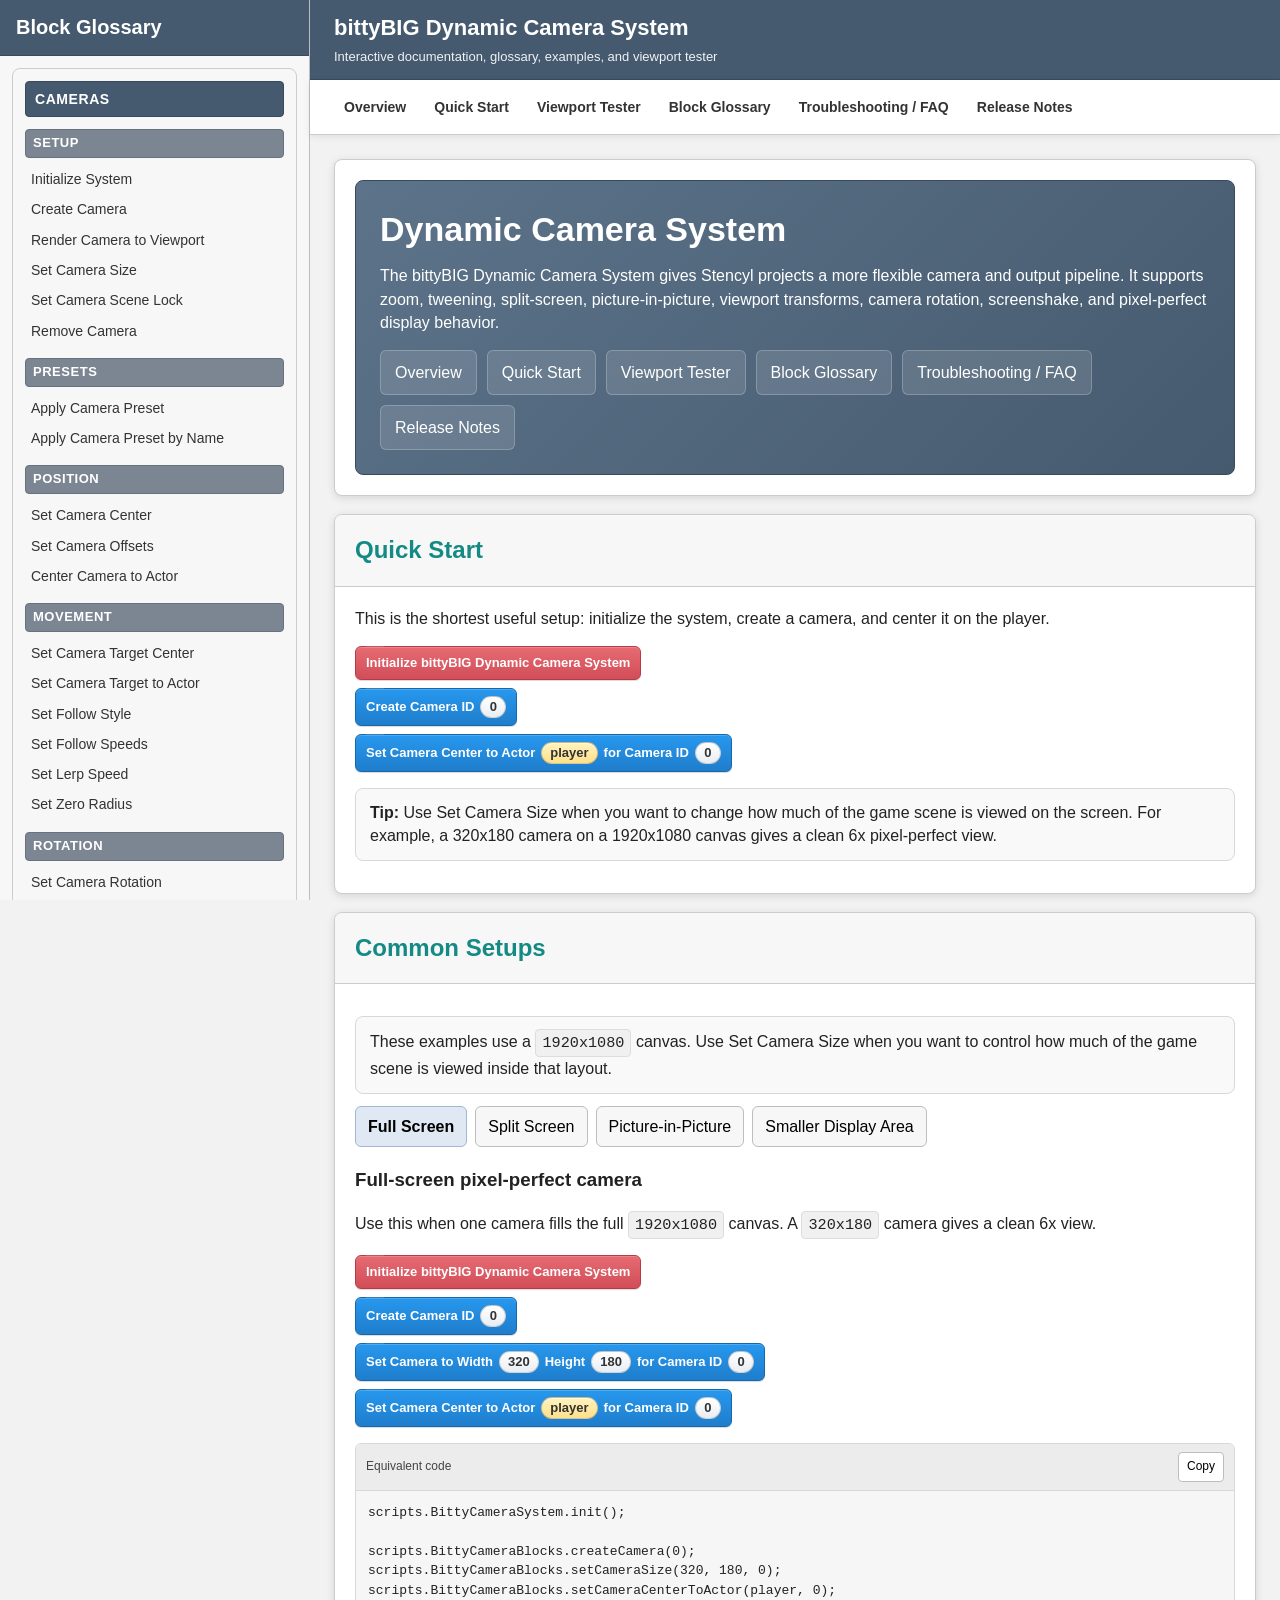
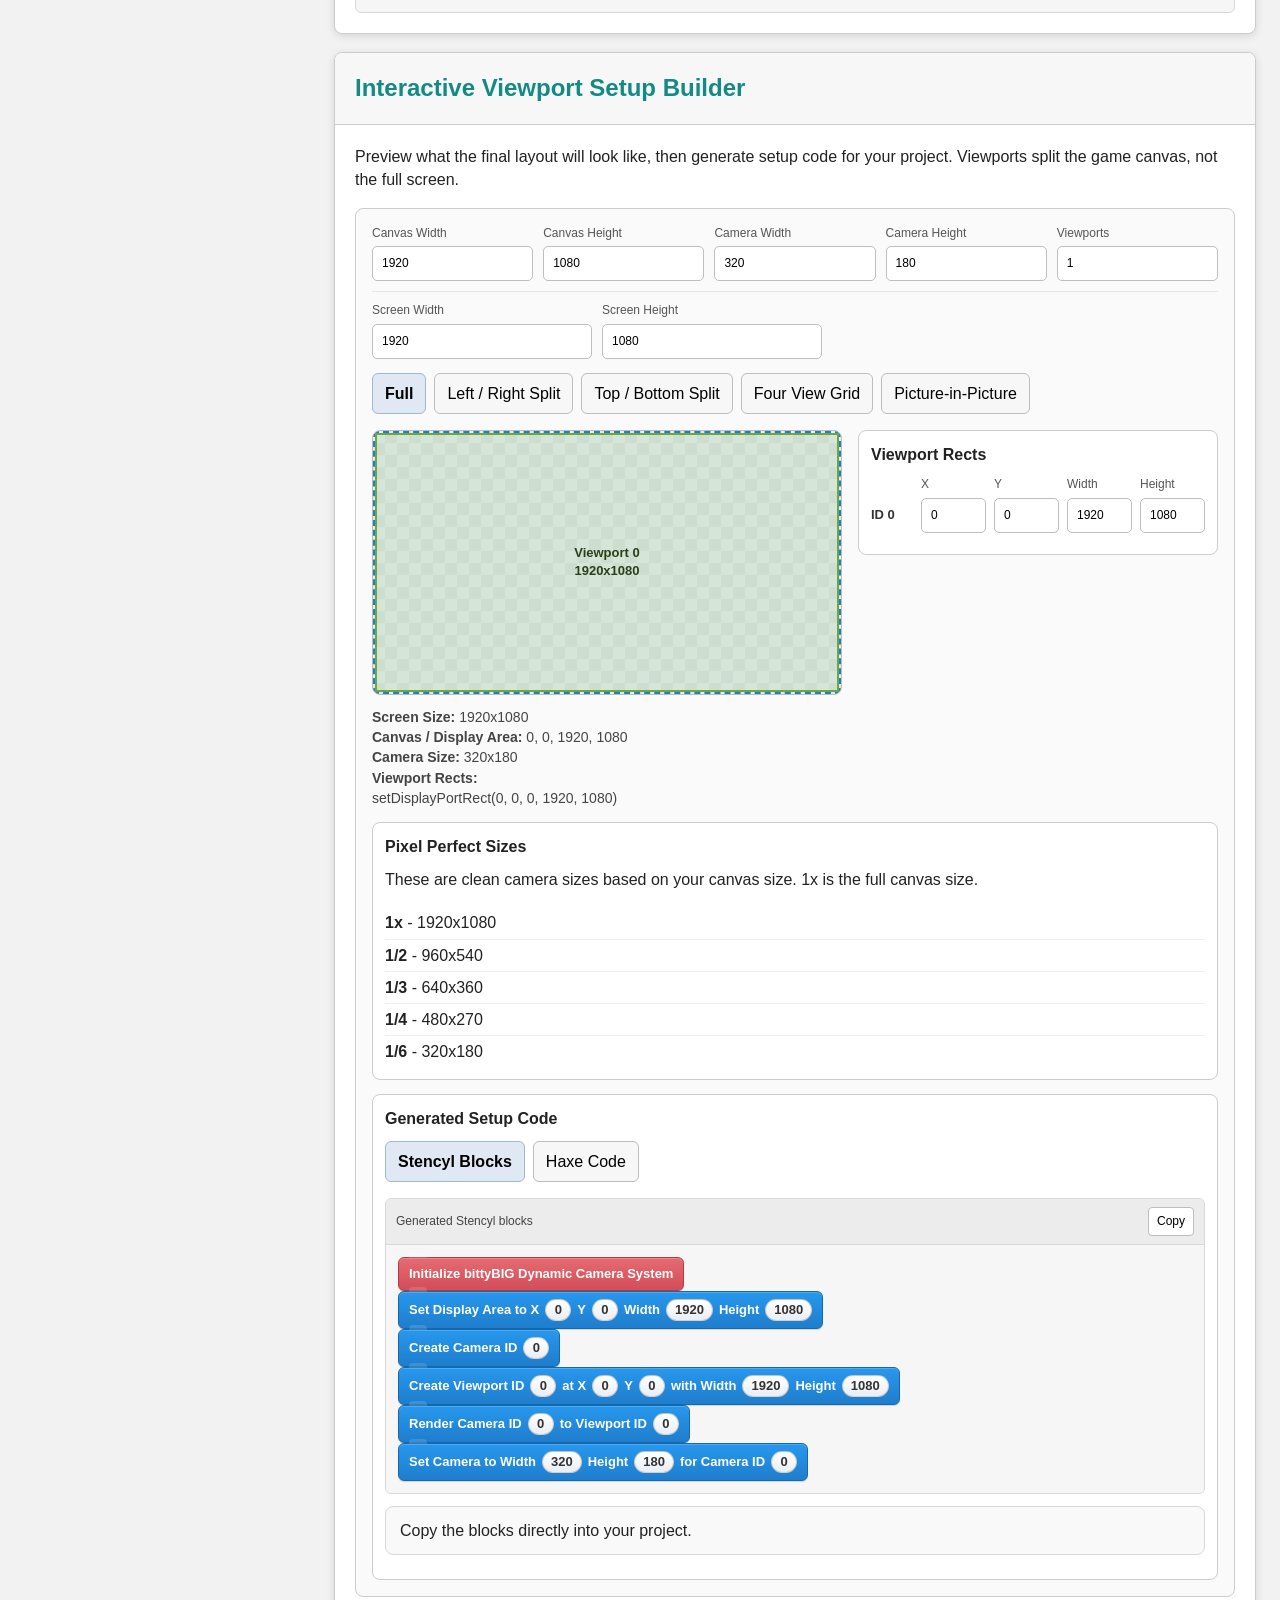
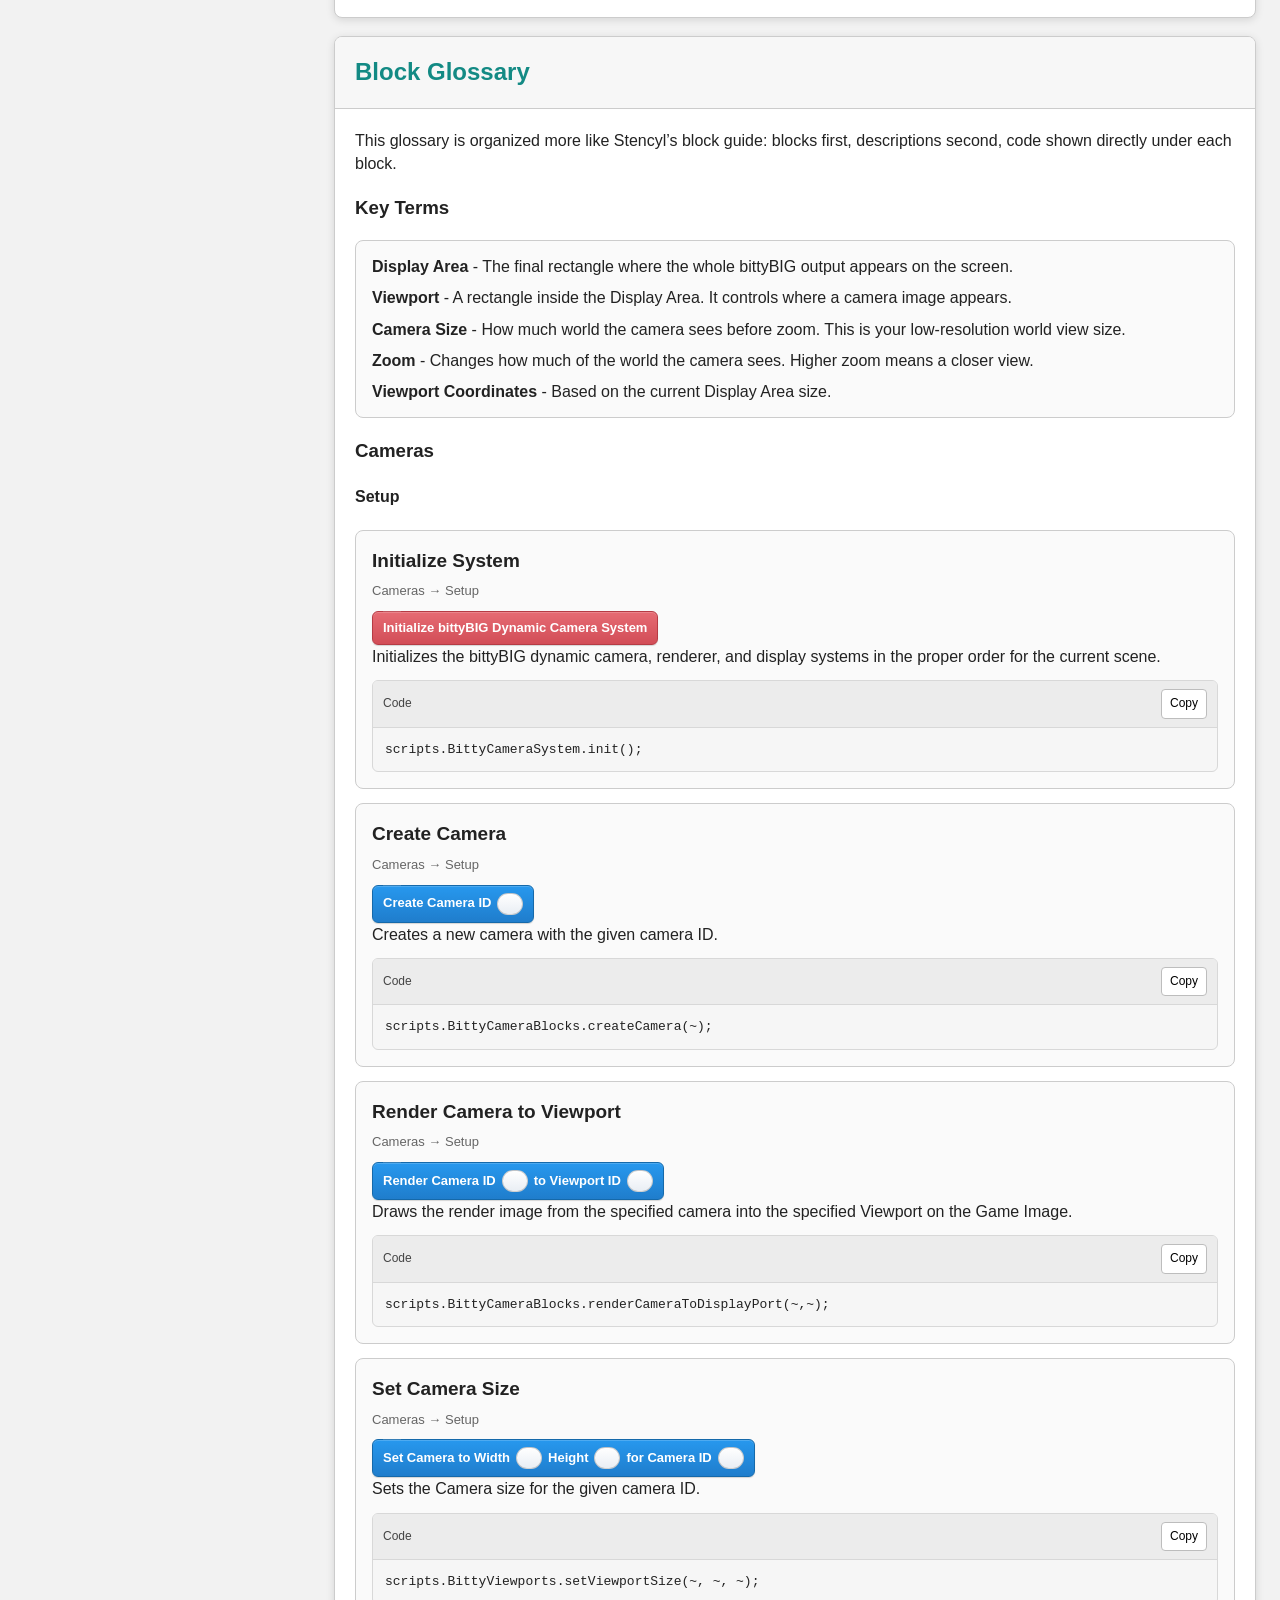
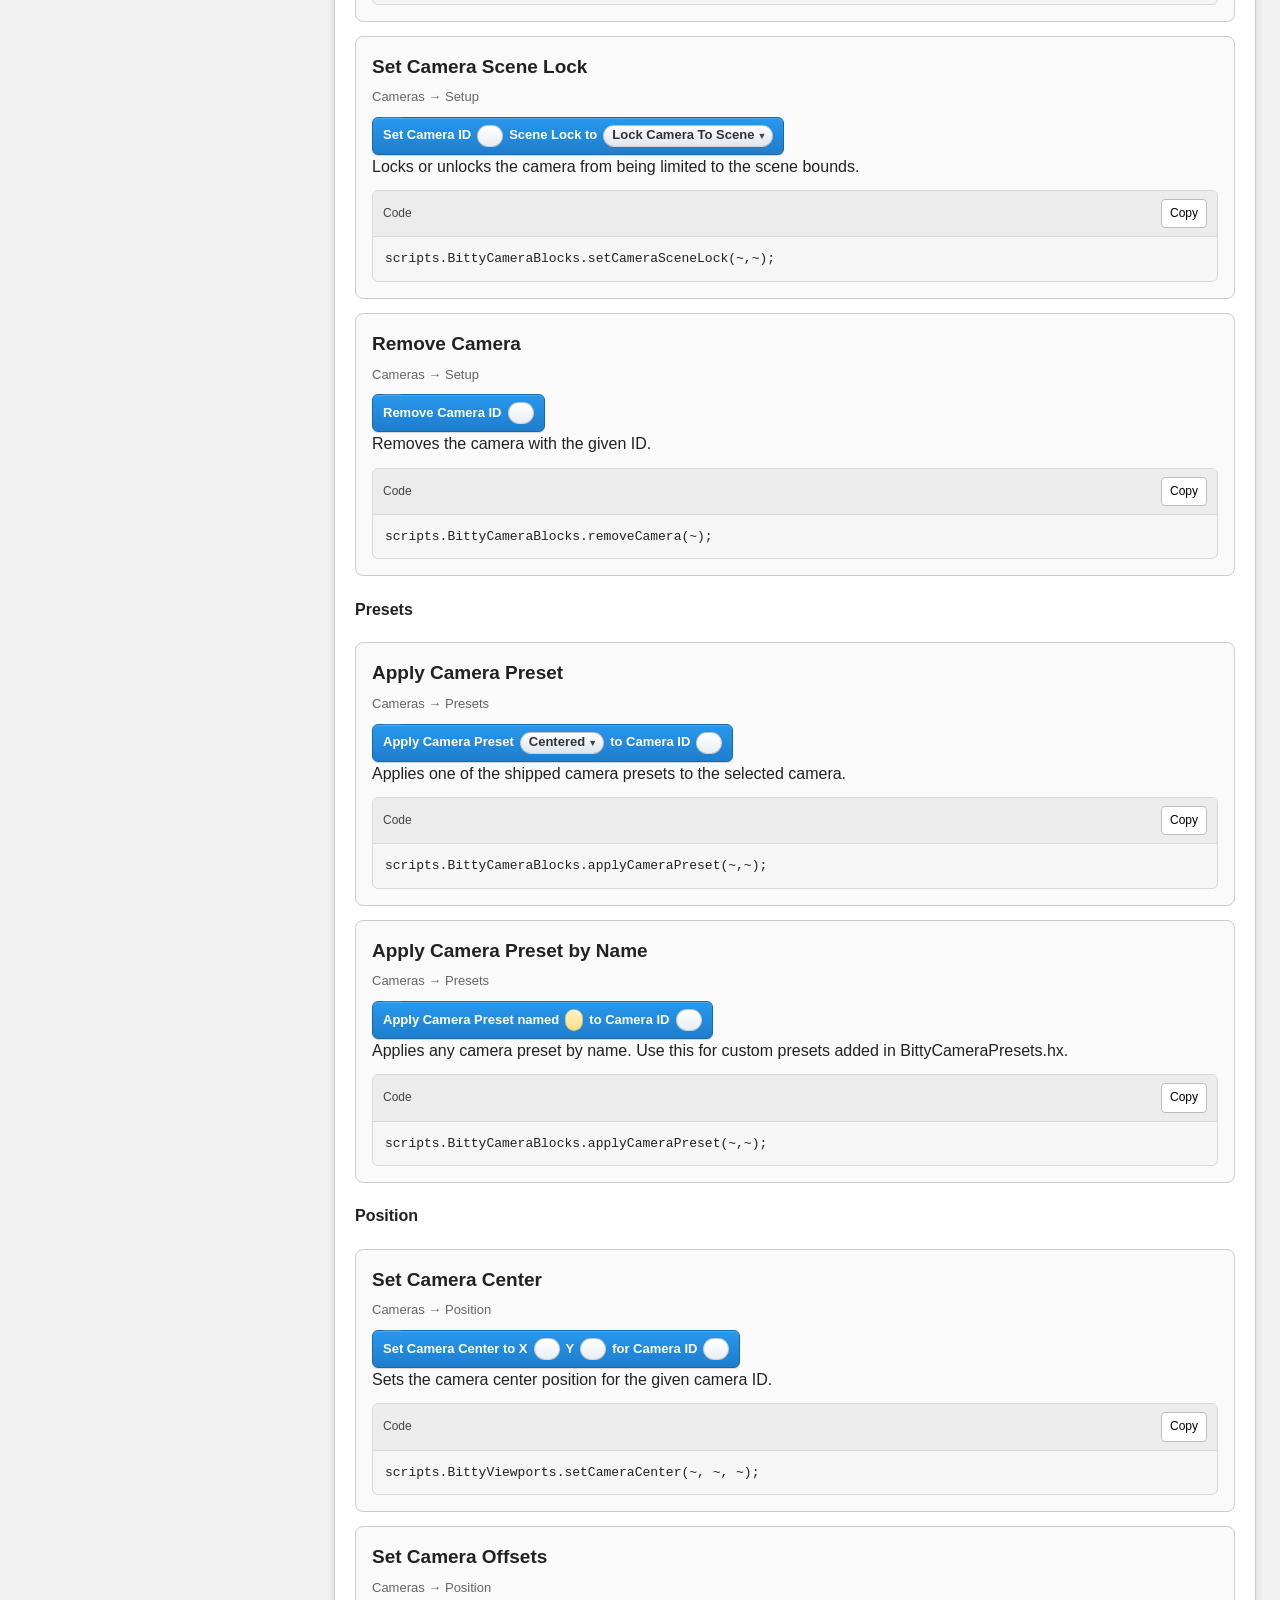
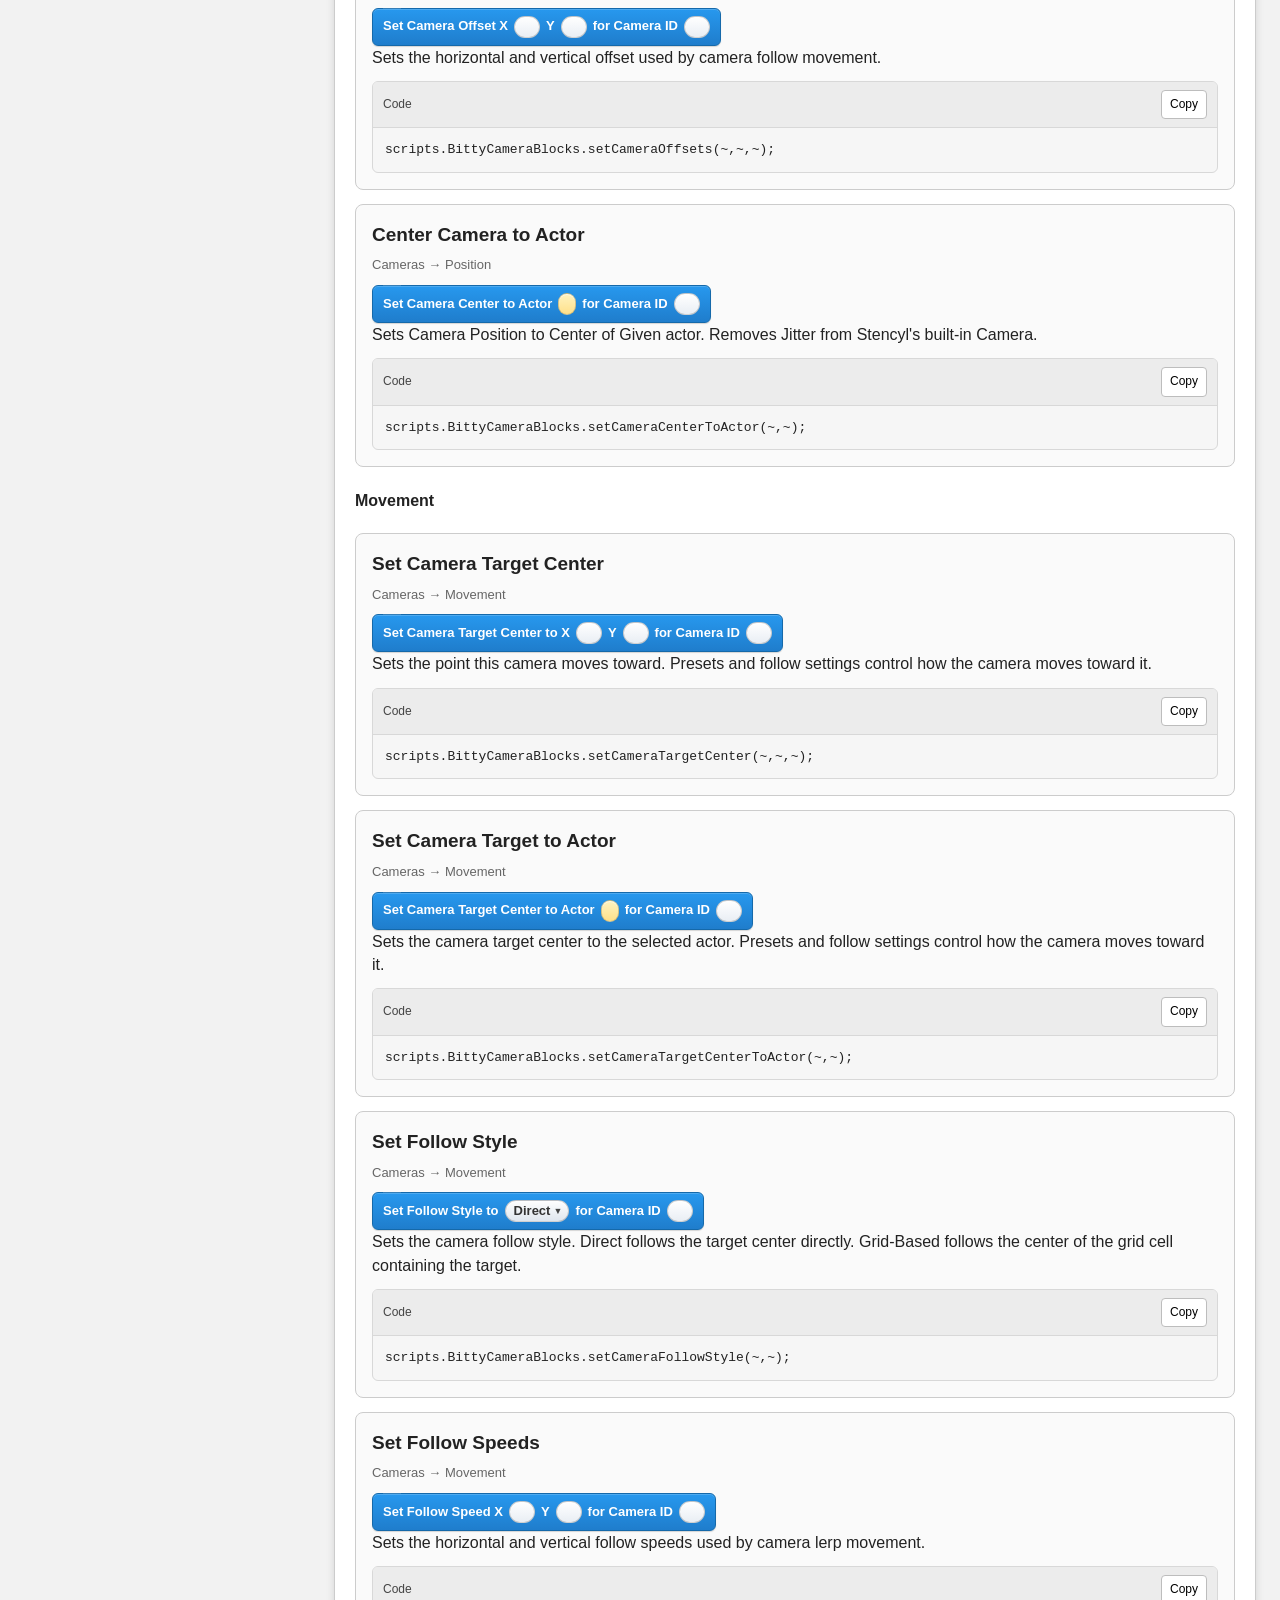
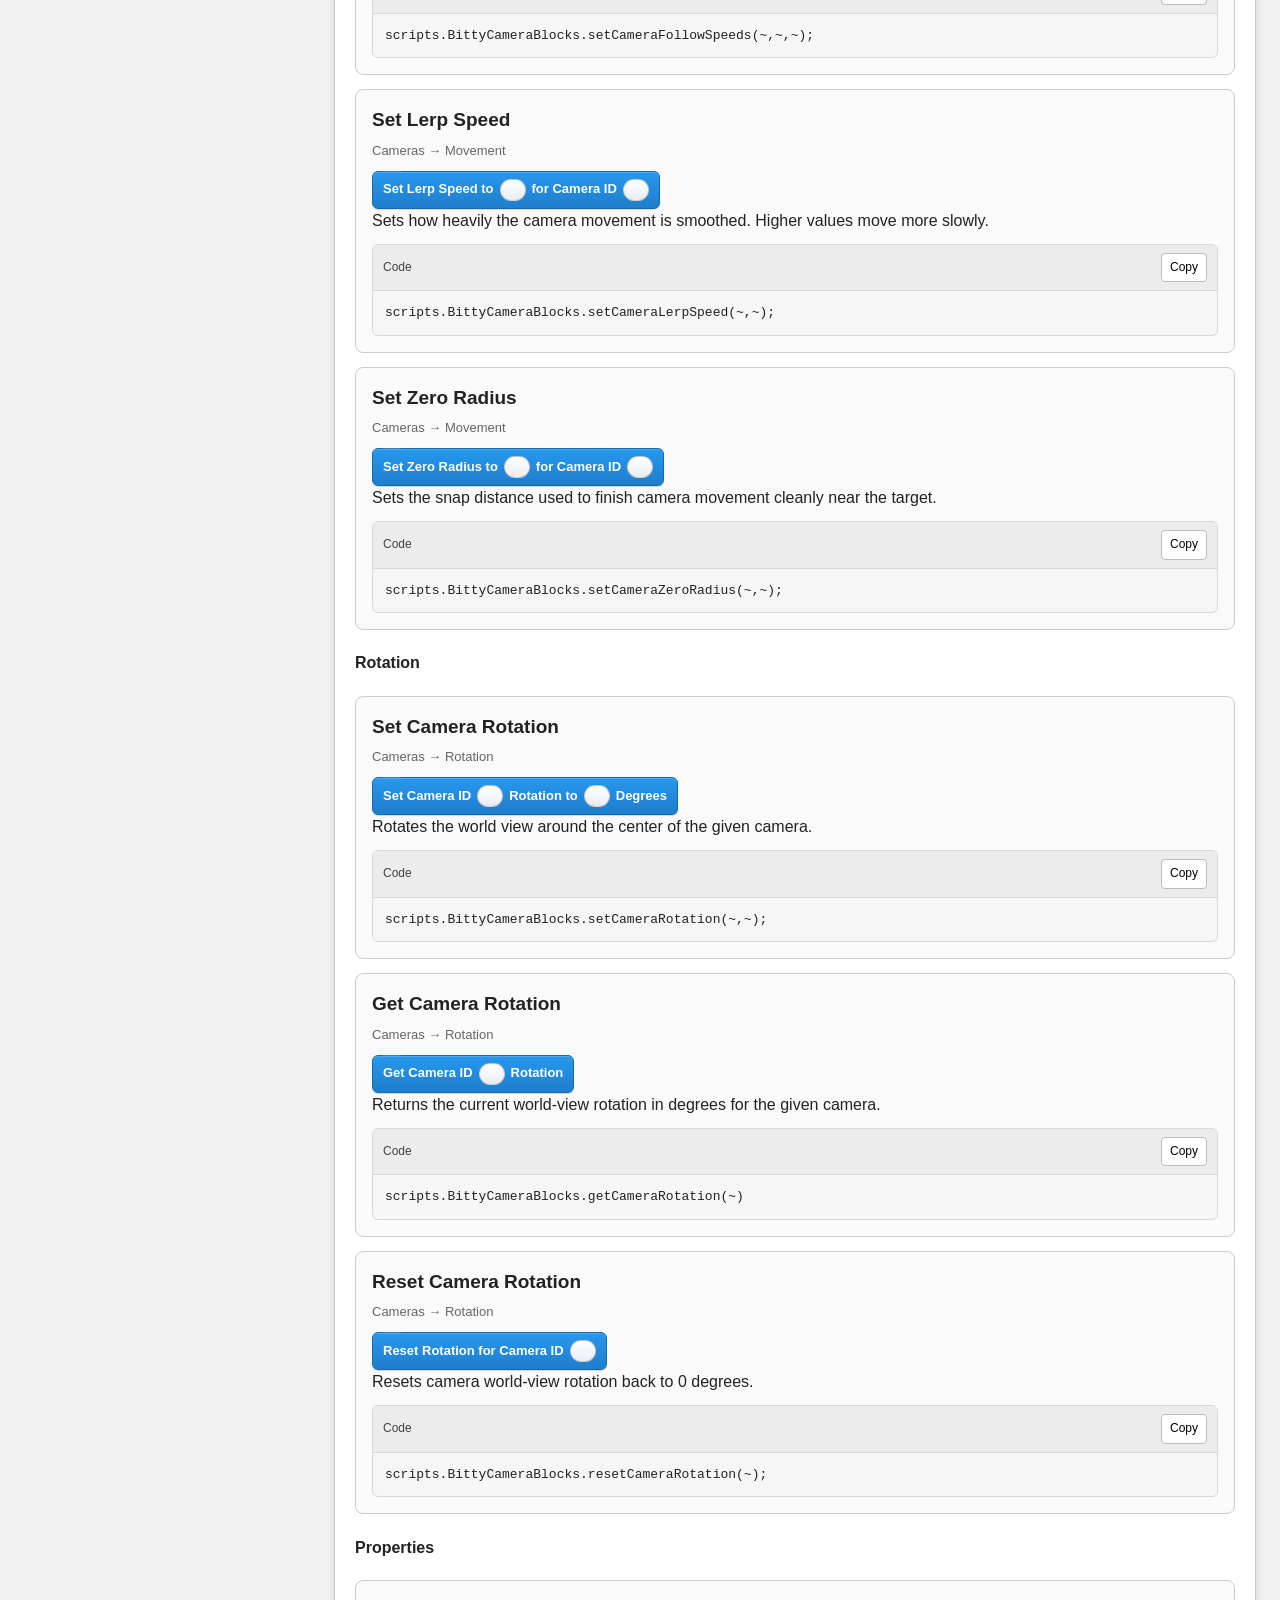
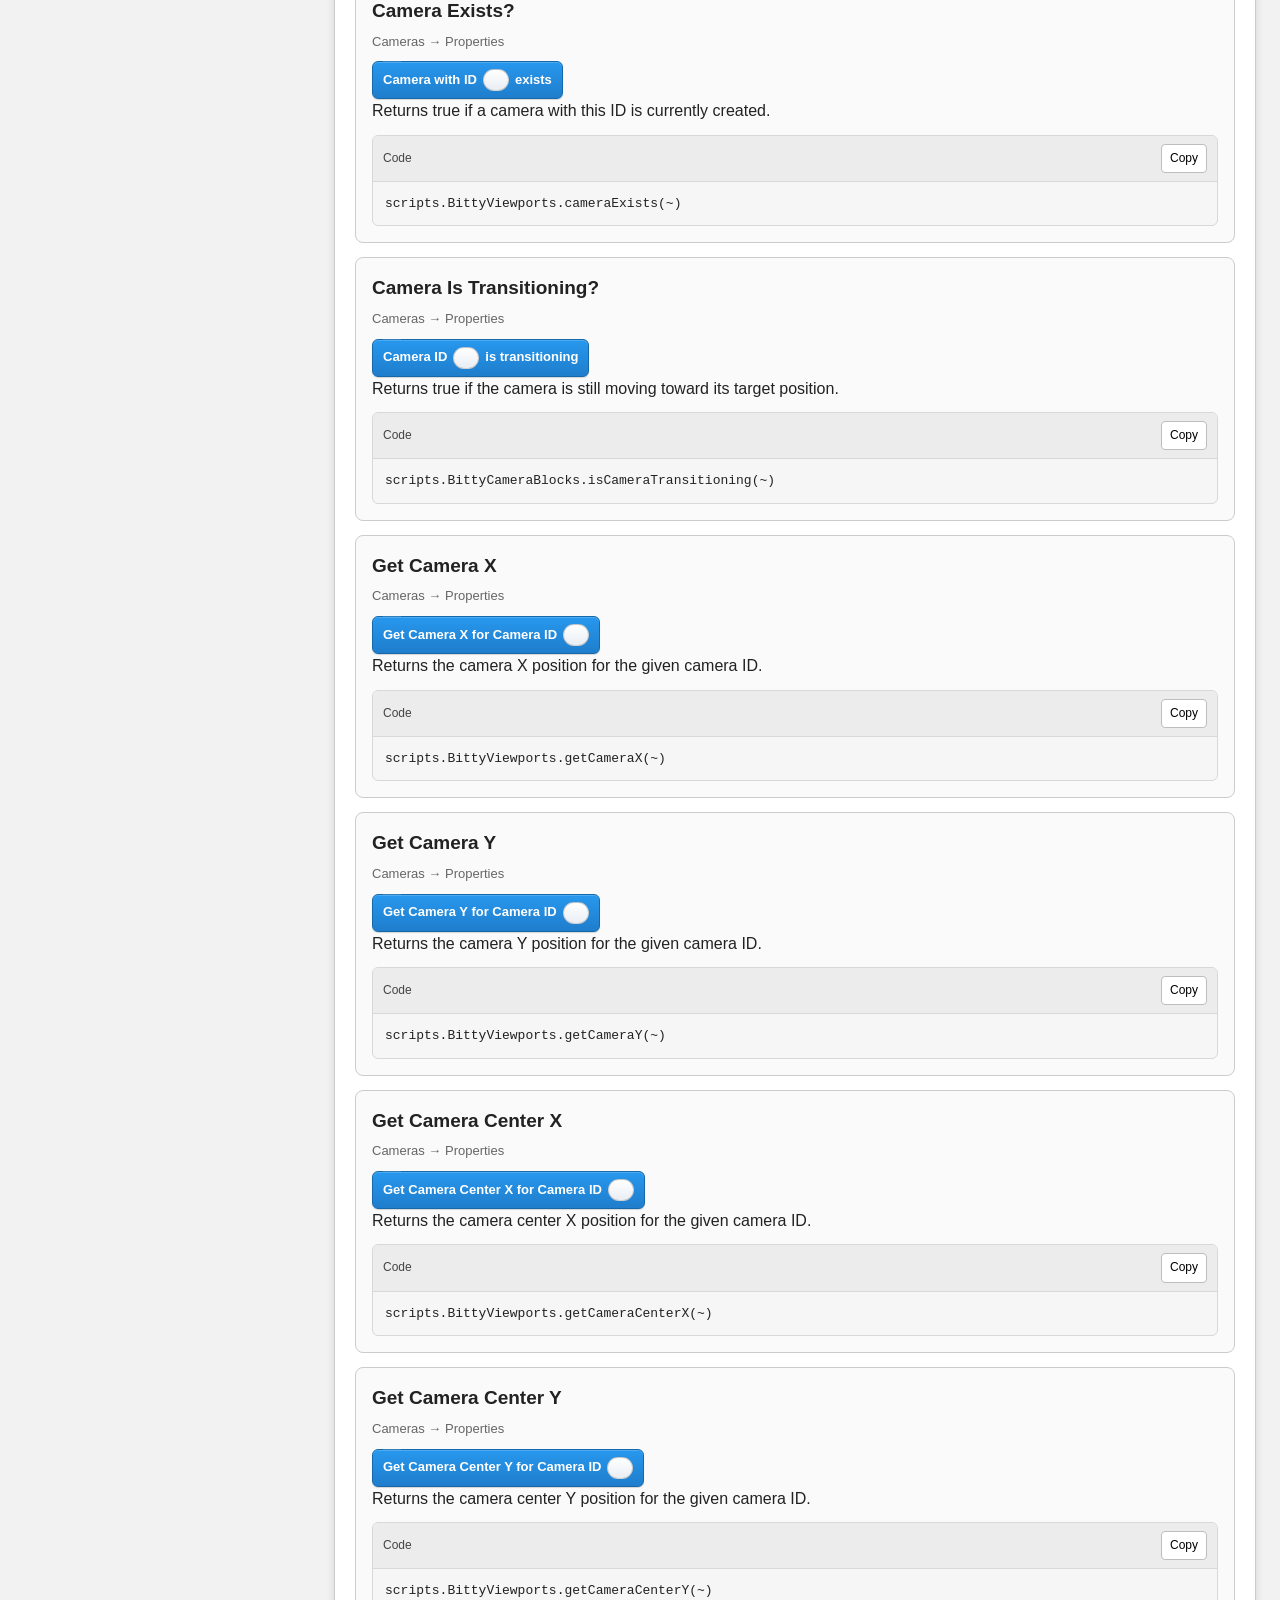
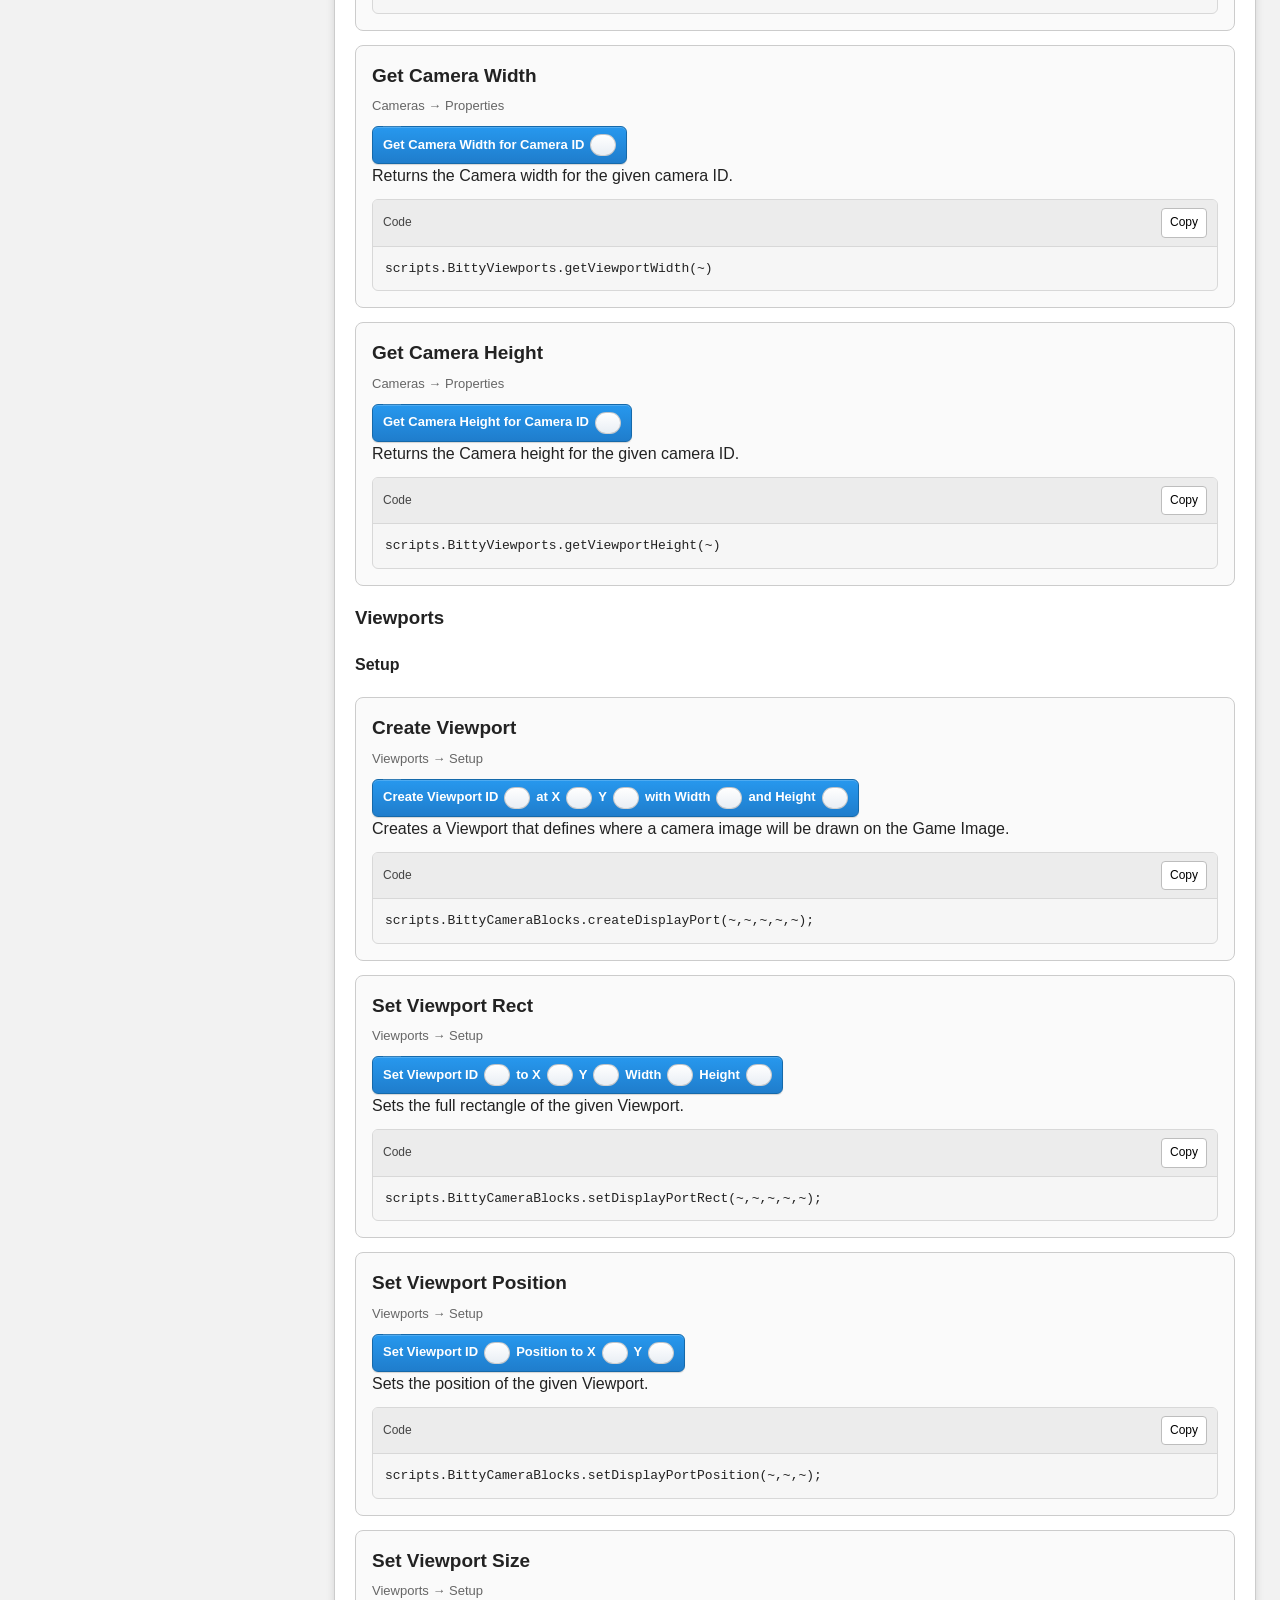
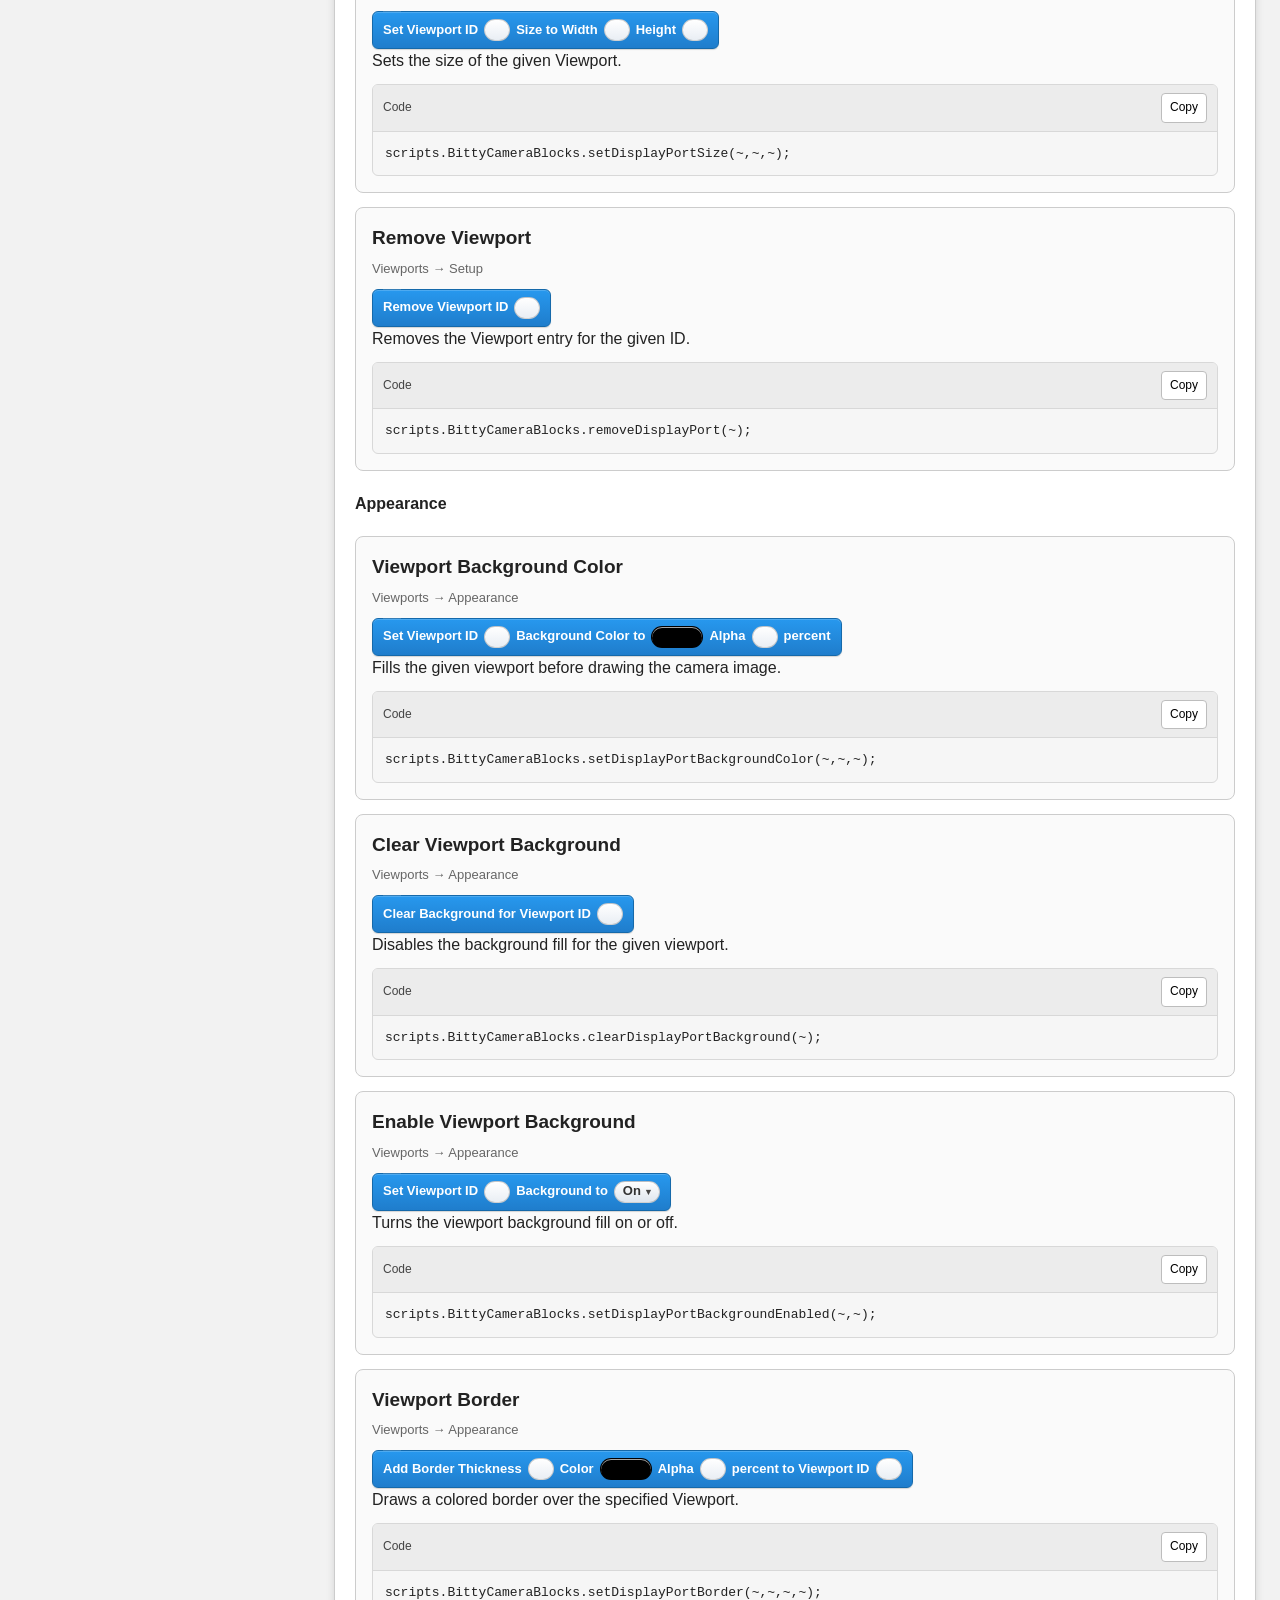
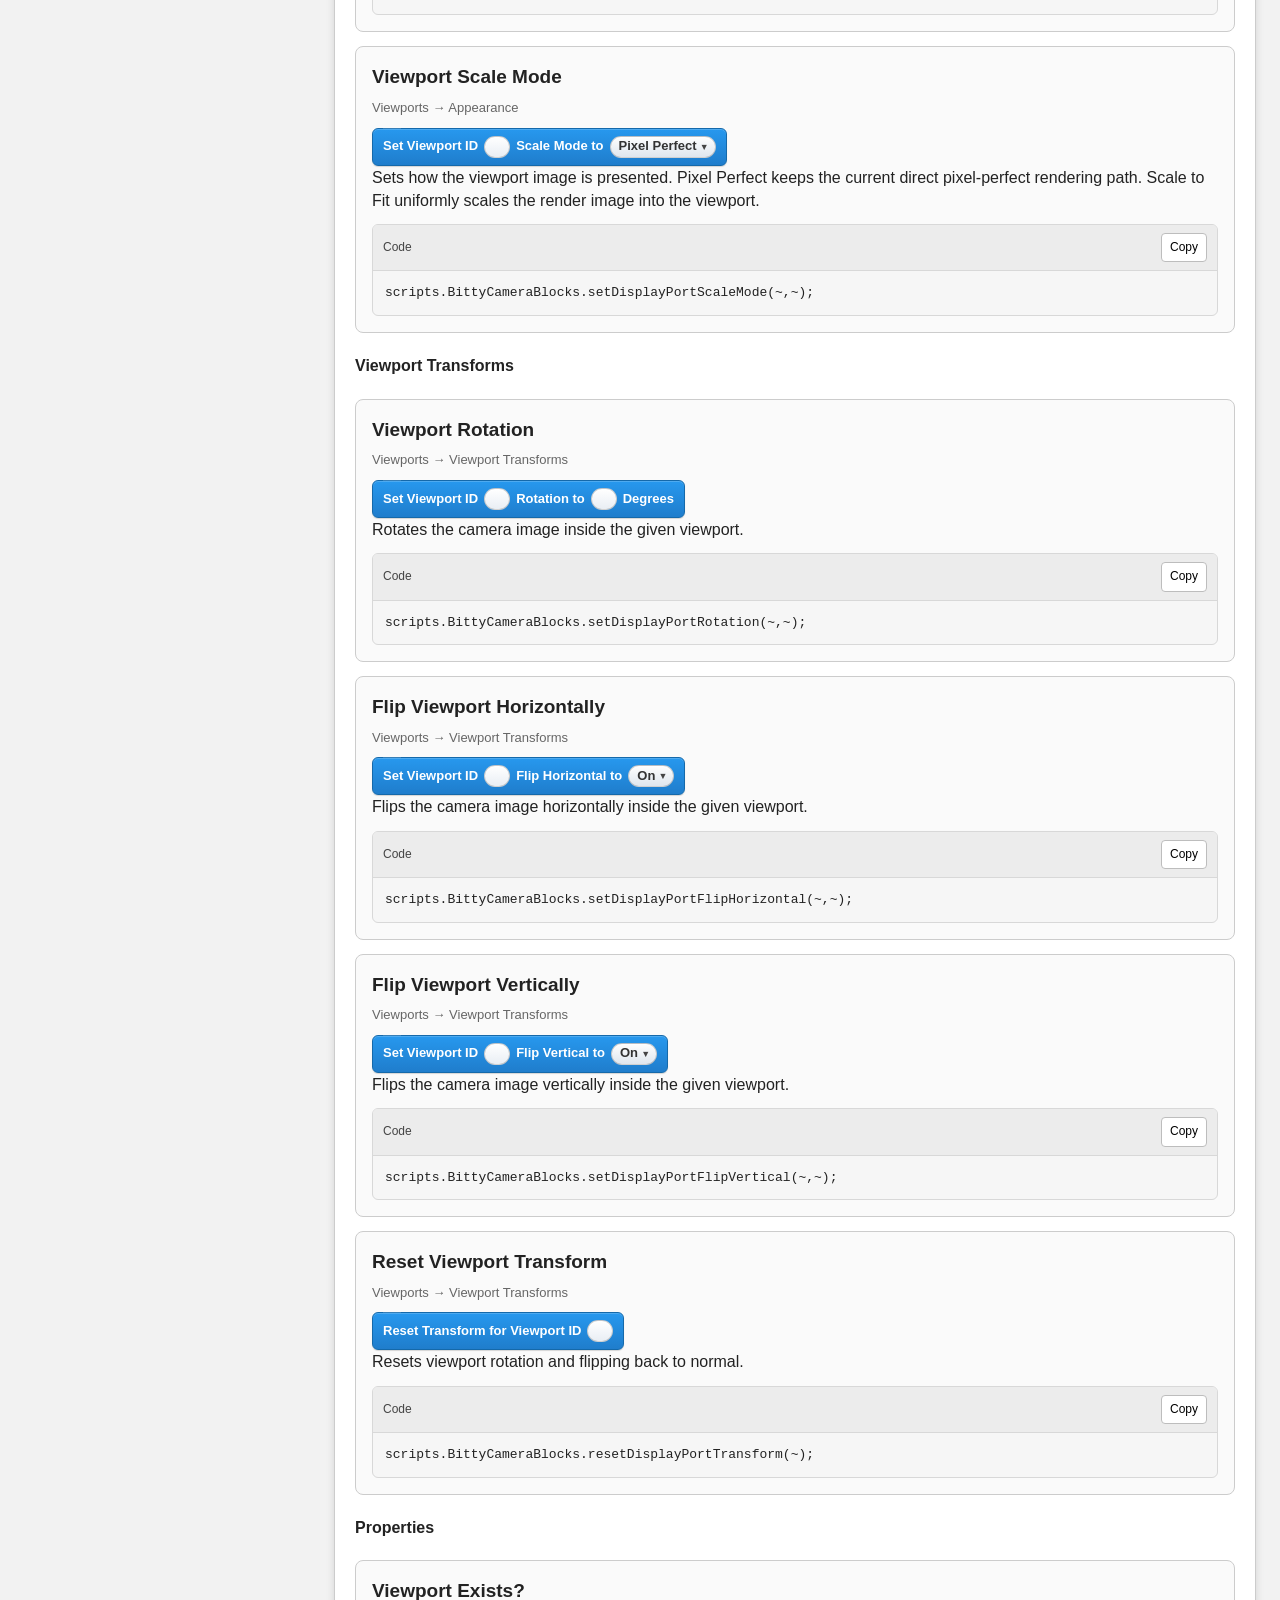
<file: DynamicCameraInteractiveDocumentation.html>
<!DOCTYPE html>

<html lang="en">
<head>
<meta charset="utf-8"/>
<meta content="width=device-width, initial-scale=1.0" name="viewport"/>
<title>bittyBIG Dynamic Camera System Documentation</title>
<style>
		:root
		{
			--bg: #f2f2f2;
			--panel: #ffffff;
			--panel-2: #f7f7f7;
			--line: #cccccc;
			--text: #222222;
			--muted: #666666;
			--header: #455a6f;
			--headerText: #ffffff;
			--accent: #1c88d9;
			--accentDark: #1467a6;
			--accentLight: #d8ecfb;
			--danger: #d5525d;
			--dangerDark: #ab3842;
			--success: #7ab34a;
			--successDark: #5e9234;
			--shadow: rgba(0, 0, 0, 0.12);
			--gold: #ffb52a;
		}

		*
		{
			box-sizing: border-box;
		}

		html
		{
			scroll-behavior: smooth;
			scroll-padding-top: 72px;
		}

		[id]
		{
			scroll-margin-top: 72px;
		}

		body
		{
			margin: 0;
			background: var(--bg);
			color: var(--text);
			font-family: Arial, Helvetica, sans-serif;
			line-height: 1.45;
		}

		a
		{
			color: inherit;
			text-decoration: none;
		}

		button,
		input
		{
			font: inherit;
		}

		.app
		{
			display: grid;
			grid-template-columns: 310px minmax(0, 1fr);
			min-height: 100vh;
		}

		/* Sidebar */
		.sidebar
		{
			position: sticky;
			top: 0;
			height: 100vh;
			overflow: auto;
			background: #f7f7f7;
			border-right: 1px solid #bdbdbd;
			padding: 0;
		}

		.sidebar-header
		{
			background: var(--header);
			color: var(--headerText);
			padding: 16px;
			border-bottom: 1px solid #394a5c;
		}

		.sidebar-header h1
		{
			margin: 0;
			font-size: 20px;
			line-height: 1.15;
		}

		.sidebar-header .sub
		{
			margin-top: 5px;
			font-size: 12px;
			opacity: 0.9;
		}


		.nav-group
		{
			padding: 12px 14px 4px;
		}

		.nav-title
		{
			font-size: 13px;
			font-weight: bold;
			color: #333333;
			text-transform: uppercase;
			margin: 0 0 8px;
		}

		.nav-list
		{
			display: grid;
			gap: 4px;
			margin-bottom: 8px;
		}

		.nav-link
		{
			display: block;
			padding: 7px 8px;
			border-radius: 4px;
			font-size: 14px;
			color: #333333;
		}

		.nav-link:hover,
		.nav-link.active
		{
			background: #dfe8f3;
			color: #000000;
		}

		.nav-mini-title
		{
			font-size: 11px;
			font-weight: bold;
			color: #666666;
			text-transform: uppercase;
			padding: 8px 8px 2px;
		}

		.nav-sub
		{
			padding-left: 12px;
			border-left: 2px solid #d0d0d0;
			margin-left: 6px;
		}

		/* Main */
		.main
		{
			min-width: 0;
		}

		.topbar
		{
			background: var(--header);
			color: var(--headerText);
			padding: 12px 24px;
			border-bottom: 1px solid #394a5c;
		}

		.topbar .title
		{
			font-size: 22px;
			font-weight: bold;
		}

		.topbar .subtitle
		{
			font-size: 13px;
			margin-top: 4px;
			opacity: 0.92;
		}
		.top-nav
		{
			position: sticky;
			top: 0;
			z-index: 30;
			display: flex;
			flex-wrap: wrap;
			gap: 8px;
			padding: 10px 24px;
			background: #ffffff;
			border-bottom: 1px solid var(--line);
			box-shadow: 0 2px 7px rgba(0,0,0,0.08);
		}

		.top-nav a
		{
			display: inline-block;
			padding: 7px 10px;
			border-radius: 5px;
			font-size: 14px;
			font-weight: bold;
			color: #333333;
		}

		.top-nav a:hover
		{
			background: #dfe8f3;
		}

		.left-glossary-nav
		{
			position: static;
			top: auto;
			width: auto;
			margin: 12px;
		}

		.left-glossary-nav .cat
		{
			margin-bottom: 18px;
		}

		.left-glossary-nav .cat-title
		{
			font-size: 11px;
			font-weight: bold;
			text-transform: uppercase;
			letter-spacing: 0.04em;
			color: #ffffff;
			background: #7c8692;
			border: 1px solid #67727e;
			border-radius: 4px;
			padding: 4px 7px;
			margin: 12px 0 6px;
		}

		.left-glossary-nav .cat > .cat-title:first-child
		{
			font-size: 14px;
			background: #455a6f;
			border-color: #394a5c;
			padding: 7px 9px;
			margin: 0 0 8px;
		}

		.left-glossary-nav a
		{
			display: block;
			padding: 5px 8px;
			border-radius: 4px;
			font-size: 14px;
			color: #333333;
		}

		.left-glossary-nav a:hover
		{
			background: #dfe8f3;
		}


		.content
		{
			padding: 24px;
			max-width: 1300px;
		}

		.section
		{
			background: var(--panel);
			border: 1px solid var(--line);
			border-radius: 8px;
			box-shadow: 0 2px 8px var(--shadow);
			margin-bottom: 18px;
			overflow: hidden;
		}

		.section-header
		{
			padding: 18px 20px;
			border-bottom: 1px solid var(--line);
			background: var(--panel-2);
		}

		.section-header h2
		{
			margin: 0;
			font-size: 24px;
			color: #138a84;
		}

		.section-body
		{
			padding: 20px;
		}

		p
		{
			margin-top: 0;
		}

		.hero-box
		{
			background: linear-gradient(135deg, #5d7389, #455a6f);
			color: white;
			padding: 24px;
			border-radius: 8px;
			border: 1px solid #394a5c;
		}

		.hero-box h2
		{
			margin: 0 0 10px;
			font-size: 34px;
			color: white;
		}

		.hero-box p
		{
			margin: 0 0 16px;
			font-size: 16px;
			max-width: 900px;
		}

		.hero-buttons
		{
			display: flex;
			flex-wrap: wrap;
			gap: 10px;
		}

		.btn
		{
			display: inline-block;
			padding: 10px 14px;
			border-radius: 6px;
			border: 1px solid rgba(255,255,255,0.22);
			background: rgba(255,255,255,0.12);
			color: white;
			cursor: pointer;
		}

		.btn:hover
		{
			background: rgba(255,255,255,0.22);
		}

		.grid-2
		{
			display: grid;
			grid-template-columns: 1fr 1fr;
			gap: 16px;
		}

		.grid-3
		{
			display: grid;
			grid-template-columns: repeat(3, 1fr);
			gap: 16px;
		}

		.grid-4
		{
			display: grid;
			grid-template-columns: repeat(4, 1fr);
			gap: 16px;
		}

		.info-card
		{
			border: 1px solid var(--line);
			border-radius: 8px;
			padding: 16px;
			background: #fafafa;
		}

		.info-card h3
		{
			margin: 0 0 8px;
			font-size: 18px;
		}

		.note
		{
			padding: 12px 14px;
			border-radius: 8px;
			border: 1px solid #d8d8d8;
			background: #f9f9f9;
			margin: 12px 0;
		}

		.note.good
		{
			background: #eef8e7;
			border-color: #bfd7ac;
		}

		.note.warn
		{
			background: #fff6df;
			border-color: #e7d49a;
		}

		.inline-code
		{
			display: inline-block;
			background: #f0f0f0;
			border: 1px solid #dddddd;
			padding: 2px 6px;
			border-radius: 4px;
			font-family: Consolas, Monaco, "Courier New", monospace;
			font-size: 0.95em;
		}

		/* Tabs */
		.tabs
		{
			display: flex;
			flex-wrap: wrap;
			gap: 8px;
			margin-bottom: 16px;
		}

		.tab-button
		{
			padding: 8px 12px;
			border: 1px solid #bdbdbd;
			border-radius: 6px;
			background: #f7f7f7;
			cursor: pointer;
		}

		.tab-button.active
		{
			background: #dfe8f3;
			border-color: #9fb8d4;
			font-weight: bold;
		}

		.tab-panel
		{
			display: none;
		}

		.tab-panel.active
		{
			display: block;
		}

		/* Stencyl-like block visuals */
		.block-stack
		{
			display: flex;
			flex-direction: column;
			gap: 8px;
			margin: 10px 0 16px;
		}

		.block-row
		{
			display: flex;
			flex-wrap: wrap;
			align-items: center;
			gap: 6px;
		}

		.st-block
		{
			display: inline-flex;
			flex-wrap: wrap;
			align-items: center;
			gap: 6px;
			min-height: 34px;
			padding: 7px 10px;
			border-radius: 6px;
			color: #ffffff;
			font-weight: bold;
			font-size: 13px;
			line-height: 1.15;
			box-shadow: inset 0 1px 0 rgba(255,255,255,0.18), 0 1px 1px rgba(0,0,0,0.15);
			position: relative;
		}

		.st-block::before
		{
			content: "";
			position: absolute;
			left: 10px;
			top: -5px;
			width: 18px;
			height: 5px;
			background: rgba(255,255,255,0.14);
			border-radius: 4px 4px 0 0;
		}

		.st-block.blue
		{
			background: linear-gradient(#2798ee, #1f7dcc);
			border: 1px solid #1569aa;
		}

		.st-block.red
		{
			background: linear-gradient(#e66b73, #d24d57);
			border: 1px solid #b63b44;
		}

		.st-block.green
		{
			background: linear-gradient(#8dc45a, #73a742);
			border: 1px solid #5e8d32;
		}

		.st-block.gray
		{
			background: linear-gradient(#8f98a3, #7c8692);
			border: 1px solid #67727e;
		}

		.st-input,
		.st-dropdown,
		.st-text
		{
			display: inline-flex;
			align-items: center;
			justify-content: center;
			min-height: 22px;
			padding: 2px 8px;
			border-radius: 11px;
			font-weight: bold;
			color: #333333;
			border: 1px solid rgba(0,0,0,0.18);
			box-shadow: inset 0 1px 0 rgba(255,255,255,0.65);
		}

		.st-input
		{
			min-width: 26px;
			background: linear-gradient(#ffffff, #e9eef4);
		}

		.st-dropdown
		{
			background: linear-gradient(#fefefe, #dfe6ee);
			padding-right: 18px;
			position: relative;
		}

		.st-dropdown::after
		{
			content: "▼";
			font-size: 9px;
			position: absolute;
			right: 6px;
			top: 50%;
			transform: translateY(-48%);
			color: #444444;
		}

		.st-text
		{
			background: linear-gradient(#fff3bf, #ffe08a);
		}

		.block-card
		{
			border: 1px solid var(--line);
			border-radius: 8px;
			background: #fafafa;
			padding: 16px;
			margin-bottom: 14px;
		}

		.block-card h3
		{
			margin: 0 0 8px;
			font-size: 19px;
		}

		.block-meta
		{
			font-size: 13px;
			color: var(--muted);
			margin-bottom: 10px;
		}

		.block-desc
		{
			margin-bottom: 12px;
		}

		.code-toggle
		{
			display: inline-block;
			padding: 7px 10px;
			border-radius: 5px;
			border: 1px solid #b8c7d8;
			background: #edf4fb;
			color: #1d517f;
			cursor: pointer;
			font-size: 13px;
			font-weight: bold;
			margin-top: 4px;
		}

		.code-toggle:hover
		{
			background: #dfeefa;
		}

		.code-box
		{
			display: block;
			margin-top: 10px;
			border: 1px solid #d8d8d8;
			border-radius: 6px;
			background: #f6f6f6;
			padding: 0;
			overflow: hidden;
		}

		.code-box.open
		{
			display: block;
		}

		.code-bar
		{
			display: flex;
			justify-content: space-between;
			align-items: center;
			background: #ececec;
			border-bottom: 1px solid #d8d8d8;
			padding: 8px 10px;
			font-size: 12px;
			color: #444444;
		}

		.copy-btn
		{
			padding: 5px 8px;
			border-radius: 4px;
			border: 1px solid #bdbdbd;
			background: #ffffff;
			cursor: pointer;
			font-size: 12px;
		}

		.copy-btn:hover
		{
			background: #f2f2f2;
		}

		pre
		{
			margin: 0;
			padding: 12px;
			overflow: auto;
			font-family: Consolas, Monaco, "Courier New", monospace;
			font-size: 13px;
			line-height: 1.5;
		}

		/* Glossary style */
		.glossary-layout
		{
			display: block;
		}

		.glossary-sidebar
		{
			border: 1px solid var(--line);
			border-radius: 8px;
			background: #f7f7f7;
			padding: 12px;
			align-self: start;
			position: sticky;
			top: 18px;
		}

		.glossary-sidebar h3
		{
			margin: 0 0 10px;
			font-size: 16px;
		}

		.glossary-sidebar .cat
		{
			margin-bottom: 12px;
		}

		.glossary-sidebar .cat-title
		{
			font-size: 13px;
			font-weight: bold;
			text-transform: uppercase;
			color: #444444;
			margin-bottom: 6px;
		}

		.glossary-sidebar a
		{
			display: block;
			padding: 5px 6px;
			border-radius: 4px;
			font-size: 14px;
		}

		.glossary-sidebar a:hover
		{
			background: #dfe8f3;
		}

		.left-glossary-nav .cat-title,
		.left-glossary-nav .cat > .cat-title:first-child
		{
			color: #ffffff;
		}

		.term-list
		{
			border: 1px solid var(--line);
			border-radius: 8px;
			background: #fafafa;
			padding: 14px 16px;
			margin-bottom: 18px;
		}

		.term-list p
		{
			margin: 0 0 8px;
		}

		.term-list p:last-child
		{
			margin-bottom: 0;
		}

		/* Interactive setup builder */
		.viewport-demo
		{
			border: 1px solid var(--line);
			border-radius: 8px;
			background: #fafafa;
			padding: 16px;
		}

		.demo-controls
		{
			display: grid;
			grid-template-columns: repeat(auto-fit, minmax(150px, 1fr));
			gap: 10px;
			margin-bottom: 14px;
		}

		.screen-controls
		{
			grid-template-columns: repeat(auto-fit, minmax(150px, 220px));
			margin-top: -4px;
			padding-top: 10px;
			border-top: 1px solid #e5e5e5;
		}

		.screen-controls label
		{
			color: #777777;
		}

		.screen-controls input
		{
			background: #f7f7f7;
		}

		.demo-controls label,
		.viewport-row label
		{
			display: grid;
			gap: 4px;
			font-size: 12px;
			color: #555555;
		}

		.demo-controls input,
		.viewport-row input
		{
			width: 100%;
			padding: 8px 9px;
			border: 1px solid #bebebe;
			border-radius: 5px;
			background: #ffffff;
		}

		.builder-layout
		{
			display: grid;
			grid-template-columns: minmax(0, 1fr) 360px;
			gap: 16px;
			align-items: start;
		}

		.demo-screen
		{
			position: relative;
			width: 100%;
			aspect-ratio: 16 / 9;
			background:
				linear-gradient(45deg, rgba(0,0,0,0.04) 25%, transparent 25%),
				linear-gradient(-45deg, rgba(0,0,0,0.04) 25%, transparent 25%),
				linear-gradient(45deg, transparent 75%, rgba(0,0,0,0.04) 75%),
				linear-gradient(-45deg, transparent 75%, rgba(0,0,0,0.04) 75%);
			background-size: 24px 24px;
			background-position: 0 0, 0 12px, 12px -12px, -12px 0px;
			border: 1px solid #bcbcbc;
			border-radius: 8px;
			overflow: hidden;
		}

		.demo-display-area
		{
			position: absolute;
			border: 2px dashed #1f7dcc;
			background: rgba(31, 125, 204, 0.08);
			overflow: hidden;
		}

		.demo-viewport
		{
			position: absolute;
			border: 2px solid #6ca73c;
			background: rgba(122, 179, 74, 0.18);
			color: #294019;
			display: flex;
			align-items: center;
			justify-content: center;
			font-weight: bold;
			font-size: 13px;
			text-align: center;
			padding: 4px;
		}

		.demo-readout,
		.pixel-readout
		{
			margin-top: 12px;
			font-size: 14px;
			color: #444444;
		}

		.viewport-editor
		{
			border: 1px solid var(--line);
			border-radius: 8px;
			background: #ffffff;
			padding: 12px;
		}

		.viewport-editor h3,
		.pixel-panel h3,
		.generated-code h3
		{
			margin: 0 0 10px;
			font-size: 16px;
		}

		.viewport-row
		{
			display: grid;
			grid-template-columns: 42px repeat(4, 1fr);
			gap: 8px;
			align-items: end;
			padding: 9px 0;
			border-top: 1px solid #eeeeee;
		}

		.viewport-row:first-of-type
		{
			border-top: 0;
			padding-top: 0;
		}

		.viewport-id
		{
			font-weight: bold;
			font-size: 13px;
			color: #333333;
			padding-bottom: 8px;
		}

		.pixel-panel,
		.generated-code
		{
			margin-top: 14px;
			border: 1px solid var(--line);
			border-radius: 8px;
			background: #ffffff;
			padding: 12px;
		}

		.pixel-list
		{
			margin: 0;
			padding-left: 0;
			list-style: none;
		}

		.pixel-list li
		{
			padding: 4px 0;
			border-bottom: 1px solid #eeeeee;
		}

		.pixel-list li:last-child
		{
			border-bottom: 0;
		}

		.generated-code .code-box
		{
			display: block;
			margin-top: 0;
		}

		.generated-block-preview
		{
			padding: 12px;
			background: #f6f6f6;
			min-height: 80px;
		}

		.copy-source
		{
			position: absolute;
			left: -99999px;
			top: auto;
			width: 1px;
			height: 1px;
			overflow: hidden;
			white-space: pre;
		}


		/* Balanced FAQ Cards */
		.faq-list
		{
			display: grid;
			gap: 10px;
		}

		.faq-item
		{
			border: 1px solid #d8d8d8;
			border-radius: 7px;
			background: #fafafa;
			padding: 11px 13px;
		}

		.faq-line
		{
			margin: 0 0 6px;
		}

		.faq-line:last-child
		{
			margin-bottom: 0;
		}

		.faq-block-image
		{
			margin: 8px 0 9px;
		}

		.faq-list a
		{
			color: var(--accentDark);
			font-weight: bold;
			text-decoration: underline;
		}

		.faq-label
		{
			display: inline-block;
			min-width: 68px;
			font-weight: bold;
			color: #138a84;
		}

		/* Footer */
		.footer
		{
			text-align: center;
			padding: 18px 0 6px;
			color: #666666;
			font-size: 13px;
		}

		/* Mobile */
		@media (max-width: 1100px)
		{
			.app
			{
				grid-template-columns: 1fr;
			}

			.sidebar
			{
				position: relative;
				height: auto;
			}

			.top-nav
			{
				position: relative;
				top: auto;
			}

			.glossary-layout
			{
				grid-template-columns: 1fr;
			}

			.glossary-sidebar
			{
				position: relative;
				top: 0;
			}
		}

		@media (max-width: 900px)
		{
			.grid-2,
			.grid-3,
			.grid-4,
			.demo-controls,
			.builder-layout
			{
				grid-template-columns: 1fr;
			}
		}
	</style>
</head>
<body>
<div class="app">
<aside class="sidebar">
<div class="sidebar-header">
<h1>Block Glossary</h1>
</div>
<div class="glossary-sidebar left-glossary-nav">
<div class="cat">
<div class="cat-title">Cameras</div>
<div class="cat-title">Setup</div>
<a href="#block-init-dynamic-camera-system">Initialize System</a>
<a href="#block-create-camera">Create Camera</a>
<a href="#block-render-camera-to-viewport">Render Camera to Viewport</a>
<a href="#block-set-camera-size">Set Camera Size</a>
<a href="#block-set-camera-scene-lock">Set Camera Scene Lock</a>
<a href="#block-remove-camera">Remove Camera</a>
<div class="cat-title">Presets</div>
<a href="#block-apply-camera-preset">Apply Camera Preset</a>
<a href="#block-apply-camera-preset-by-name">Apply Camera Preset by Name</a>
<div class="cat-title">Position</div>
<a href="#block-set-camera-center">Set Camera Center</a>
<a href="#block-set-camera-offsets">Set Camera Offsets</a>
<a href="#block-set-camera-center-to-actor">Center Camera to Actor</a>
<div class="cat-title">Movement</div>
<a href="#block-set-camera-target-center">Set Camera Target Center</a>
<a href="#block-set-camera-target-center-to-actor">Set Camera Target to Actor</a>
<a href="#block-set-camera-follow-style">Set Follow Style</a>
<a href="#block-set-camera-follow-speeds">Set Follow Speeds</a>
<a href="#block-set-camera-lerp-speed">Set Lerp Speed</a>
<a href="#block-set-camera-zero-radius">Set Zero Radius</a>
<div class="cat-title">Rotation</div>
<a href="#block-set-camera-rotation">Set Camera Rotation</a>
<a href="#block-get-camera-rotation">Get Camera Rotation</a>
<a href="#block-reset-camera-rotation">Reset Camera Rotation</a>
<div class="cat-title">Properties</div>
<a href="#block-camera-exists">Camera Exists?</a>
<a href="#block-camera-is-transitioning">Camera Is Transitioning?</a>
<a href="#block-get-camera-x">Get Camera X</a>
<a href="#block-get-camera-y">Get Camera Y</a>
<a href="#block-get-camera-center-x">Get Camera Center X</a>
<a href="#block-get-camera-center-y">Get Camera Center Y</a>
<a href="#block-get-camera-width">Get Camera Width</a>
<a href="#block-get-camera-height">Get Camera Height</a>
</div>
<div class="cat">
<div class="cat-title">Viewports</div>
<div class="cat-title">Setup</div>
<a href="#block-create-viewport">Create Viewport</a>
<a href="#block-set-viewport-rect">Set Viewport Rect</a>
<a href="#block-set-viewport-position">Set Viewport Position</a>
<a href="#block-set-viewport-size">Set Viewport Size</a>
<a href="#block-remove-viewport">Remove Viewport</a>
<div class="cat-title">Appearance</div>
<a href="#block-set-viewport-background-color">Viewport Background Color</a>
<a href="#block-clear-viewport-background">Clear Viewport Background</a>
<a href="#block-set-viewport-background-enabled">Enable Viewport Background</a>
<a href="#block-set-viewport-border">Viewport Border</a>
<a href="#block-set-viewport-scale-mode">Viewport Scale Mode</a>
<div class="cat-title">Viewport Transforms</div>
<a href="#block-set-viewport-rotation">Viewport Rotation</a>
<a href="#block-set-viewport-flip-horizontal">Flip Viewport Horizontally</a>
<a href="#block-set-viewport-flip-vertical">Flip Viewport Vertically</a>
<a href="#block-reset-viewport-transform">Reset Viewport Transform</a>
<div class="cat-title">Properties</div>
<a href="#block-viewport-exists">Viewport Exists?</a>
<a href="#block-get-viewport-x">Get Viewport X</a>
<a href="#block-get-viewport-y">Get Viewport Y</a>
<a href="#block-get-viewport-width">Get Viewport Width</a>
<a href="#block-get-viewport-height">Get Viewport Height</a>
</div>
<div class="cat">
<div class="cat-title">Display</div>
<div class="cat-title">Setup</div>
<a href="#block-set-display-area-rect">Set Display Area</a>
<a href="#block-set-display-area-position">Set Display Area Position</a>
<a href="#block-set-display-area-size">Set Display Area Size</a>
<div class="cat-title">Background</div>
<a href="#block-set-background-color-int">Set Background Color</a>
<a href="#block-set-background-image">Set Background Image</a>
<a href="#block-clear-background-image">Clear Background Image</a>
<a href="#block-has-background-image">Has Background Image?</a>
<div class="cat-title">Properties</div>
<a href="#block-get-display-area-x">Get Display Area X</a>
<a href="#block-get-display-area-y">Get Display Area Y</a>
<a href="#block-get-display-area-width">Get Display Area Width</a>
<a href="#block-get-display-area-height">Get Display Area Height</a>
</div>
<div class="cat">
<div class="cat-title">Effects</div>
<div class="cat-title">Zoom</div>
<a href="#block-set-camera-base-size">Set Camera Base Size</a>
<a href="#block-set-camera-zoom">Set Zoom</a>
<a href="#block-set-camera-zoom-advanced">Tween Zoom</a>
<a href="#block-get-camera-zoom">Get Camera Zoom</a>
<a href="#block-reset-camera-zoom">Reset Camera Zoom</a>
<div class="cat-title">Screenshake</div>
<a href="#block-shake-camera">Shake Camera</a>
<a href="#block-shake-camera-xy">Shake Camera XY</a>
<a href="#block-stop-camera-shake">Stop Camera Shake</a>
</div>
</div></aside>
<main class="main">
<div class="topbar">
<div class="title">bittyBIG Dynamic Camera System</div>
<div class="subtitle">Interactive documentation, glossary, examples, and viewport tester</div>
</div><nav class="top-nav"><a href="#overview">Overview</a><a href="#quick-start">Quick Start</a><a href="#interactive-demo">Viewport Tester</a><a href="#glossary">Block Glossary</a><a href="#troubleshooting">Troubleshooting / FAQ</a><a href="#release-notes">Release Notes</a></nav>
<div class="content">
<section class="section doc-section" data-search="overview introduction dynamic camera split screen zoom rotation screenshake viewport tester" id="overview">
<div class="section-body">
<div class="hero-box">
<h2>Dynamic Camera System</h2>
<p>
								The bittyBIG Dynamic Camera System gives Stencyl projects a more flexible camera and output pipeline.
								It supports zoom, tweening, split-screen, picture-in-picture, viewport transforms, camera rotation,
								screenshake, and pixel-perfect display behavior.
							</p>
<div class="hero-buttons">
<a class="btn" href="#overview">Overview</a>
<a class="btn" href="#quick-start">Quick Start</a>
<a class="btn" href="#interactive-demo">Viewport Tester</a>
<a class="btn" href="#glossary">Block Glossary</a>
<a class="btn" href="#troubleshooting">Troubleshooting / FAQ</a>
<a class="btn" href="#release-notes">Release Notes</a>
</div>
</div>
</div>
</section>
<section class="section doc-section" data-search="quick start initialize create camera set camera size center actor blocks code" id="quick-start">
<div class="section-header">
<h2>Quick Start</h2>
</div>
<div class="section-body">
<p>
							This is the shortest useful setup: initialize the system, create a camera,
							and center it on the player.
						</p>
<div class="block-stack">
<div class="block-row">
<div class="st-block red">
									Initialize bittyBIG Dynamic Camera System
								</div>
</div>
<div class="block-row">
<div class="st-block blue">
									Create Camera ID
									<span class="st-input">0</span>
</div>
</div>
<div class="block-row">
<div class="st-block blue">
									Set Camera Center to Actor
									<span class="st-text">player</span>
									for Camera ID
									<span class="st-input">0</span>
</div>
</div>
</div>
<div class="note">
<strong>Tip:</strong> Use Set Camera Size when you want to change how much of the game scene is viewed on the screen. For example, a 320x180 camera on a 1920x1080 canvas gives a clean 6x pixel-perfect view.
						</div>
</div>
</section>
<section class="section doc-section" data-search="common setups examples split screen picture in picture smaller display area fullscreen" id="common-setups">
<div class="section-header">
<h2>Common Setups</h2>
</div>
<div class="section-body">
<div class="note">
							These examples use a <span class="inline-code">1920x1080</span> canvas. Use Set Camera Size when you want to control how much of the game scene is viewed inside that layout.
						</div>
<div class="tabs">
<button class="tab-button active" data-tab="setup-fullscreen">Full Screen</button>
<button class="tab-button" data-tab="setup-split">Split Screen</button>
<button class="tab-button" data-tab="setup-pip">Picture-in-Picture</button>
<button class="tab-button" data-tab="setup-small-area">Smaller Display Area</button>
</div>
<div class="tab-panel active" data-panel="setup-fullscreen">
<h3>Full-screen pixel-perfect camera</h3>
<p>Use this when one camera fills the full <span class="inline-code">1920x1080</span> canvas. A <span class="inline-code">320x180</span> camera gives a clean 6x view.</p>
<div class="block-stack">
<div class="block-row">
<div class="st-block red">Initialize bittyBIG Dynamic Camera System</div>
</div>
<div class="block-row">
<div class="st-block blue">Create Camera ID <span class="st-input">0</span></div>
</div>
<div class="block-row">
<div class="st-block blue">Set Camera to Width <span class="st-input">320</span> Height <span class="st-input">180</span> for Camera ID <span class="st-input">0</span></div>
</div>
<div class="block-row">
<div class="st-block blue">Set Camera Center to Actor <span class="st-text">player</span> for Camera ID <span class="st-input">0</span></div>
</div>
</div>
<div class="code-box" id="setup-fullscreen-code">
<div class="code-bar">
<span>Equivalent code</span>
<button class="copy-btn" data-copy-target="setup-fullscreen-pre">Copy</button>
</div>
<pre id="setup-fullscreen-pre">scripts.BittyCameraSystem.init();

scripts.BittyCameraBlocks.createCamera(0);
scripts.BittyCameraBlocks.setCameraSize(320, 180, 0);
scripts.BittyCameraBlocks.setCameraCenterToActor(player, 0);</pre>
</div>
</div>
<div class="tab-panel" data-panel="setup-split">
<h3>Two-player left/right split screen</h3>
<p>For a <span class="inline-code">1920x1080</span> canvas, each half is <span class="inline-code">960x1080</span>. A <span class="inline-code">160x180</span> camera gives each viewport a clean 6x scale.</p>
<div class="block-stack">
<div class="block-row">
<div class="st-block red">Initialize bittyBIG Dynamic Camera System</div>
</div>
<div class="block-row">
<div class="st-block blue">Create Camera ID <span class="st-input">0</span></div>
</div>
<div class="block-row">
<div class="st-block blue">Create Camera ID <span class="st-input">1</span></div>
</div>
<div class="block-row">
<div class="st-block blue">Set Viewport ID <span class="st-input">0</span> to X <span class="st-input">0</span> Y <span class="st-input">0</span> Width <span class="st-input">960</span> Height <span class="st-input">1080</span></div>
</div>
<div class="block-row">
<div class="st-block blue">Set Viewport ID <span class="st-input">1</span> to X <span class="st-input">960</span> Y <span class="st-input">0</span> Width <span class="st-input">960</span> Height <span class="st-input">1080</span></div>
</div>
<div class="block-row">
<div class="st-block blue">Set Camera to Width <span class="st-input">160</span> Height <span class="st-input">180</span> for Camera ID <span class="st-input">0</span></div>
</div>
<div class="block-row">
<div class="st-block blue">Set Camera to Width <span class="st-input">160</span> Height <span class="st-input">180</span> for Camera ID <span class="st-input">1</span></div>
</div>
</div>
<div class="code-box" id="setup-split-code">
<div class="code-bar">
<span>Equivalent code</span>
<button class="copy-btn" data-copy-target="setup-split-pre">Copy</button>
</div>
<pre id="setup-split-pre">scripts.BittyCameraSystem.init();

scripts.BittyCameraBlocks.createCamera(0);
scripts.BittyCameraBlocks.createCamera(1);

scripts.BittyCameraBlocks.setDisplayPortRect(0, 0, 0, 960, 1080);
scripts.BittyCameraBlocks.setDisplayPortRect(1, 960, 0, 960, 1080);

scripts.BittyCameraBlocks.setCameraSize(160, 180, 0);
scripts.BittyCameraBlocks.setCameraSize(160, 180, 1);</pre>
</div>
</div>
<div class="tab-panel" data-panel="setup-pip">
<h3>Picture-in-picture camera</h3>
<p>Use one main camera and one smaller overlay camera. This example uses a full <span class="inline-code">1920x1080</span> main viewport with a <span class="inline-code">440x248</span> overlay.</p>
<div class="block-stack">
<div class="block-row">
<div class="st-block red">Initialize bittyBIG Dynamic Camera System</div>
</div>
<div class="block-row">
<div class="st-block blue">Create Camera ID <span class="st-input">0</span></div>
</div>
<div class="block-row">
<div class="st-block blue">Create Camera ID <span class="st-input">1</span></div>
</div>
<div class="block-row">
<div class="st-block blue">Set Viewport ID <span class="st-input">0</span> to X <span class="st-input">0</span> Y <span class="st-input">0</span> Width <span class="st-input">1920</span> Height <span class="st-input">1080</span></div>
</div>
<div class="block-row">
<div class="st-block blue">Set Viewport ID <span class="st-input">1</span> to X <span class="st-input">1440</span> Y <span class="st-input">40</span> Width <span class="st-input">440</span> Height <span class="st-input">248</span></div>
</div>
<div class="block-row">
<div class="st-block blue">Set Camera to Width <span class="st-input">320</span> Height <span class="st-input">180</span> for Camera ID <span class="st-input">0</span></div>
</div>
<div class="block-row">
<div class="st-block blue">Set Camera to Width <span class="st-input">110</span> Height <span class="st-input">62</span> for Camera ID <span class="st-input">1</span></div>
</div>
</div>
<div class="code-box" id="setup-pip-code">
<div class="code-bar">
<span>Equivalent code</span>
<button class="copy-btn" data-copy-target="setup-pip-pre">Copy</button>
</div>
<pre id="setup-pip-pre">scripts.BittyCameraSystem.init();

scripts.BittyCameraBlocks.createCamera(0);
scripts.BittyCameraBlocks.createCamera(1);

scripts.BittyCameraBlocks.setDisplayPortRect(0, 0, 0, 1920, 1080);
scripts.BittyCameraBlocks.setDisplayPortRect(1, 1440, 40, 440, 248);

scripts.BittyCameraBlocks.setCameraSize(320, 180, 0);
scripts.BittyCameraBlocks.setCameraSize(110, 62, 1);</pre>
</div>
</div>
<div class="tab-panel" data-panel="setup-small-area">
<h3>Smaller Display Area</h3>
<p>
								For a smaller centered-style setup, use a <span class="inline-code">1440x810</span> Display Area. Left/right halves are
								<span class="inline-code">720x810</span>.
							</p>
<div class="block-stack">
<div class="block-row">
<div class="st-block red">Initialize bittyBIG Dynamic Camera System</div>
</div>
<div class="block-row">
<div class="st-block blue">Set Display Area to X <span class="st-input">0</span> Y <span class="st-input">0</span> Width <span class="st-input">1440</span> Height <span class="st-input">810</span></div>
</div>
<div class="block-row">
<div class="st-block blue">Set Viewport ID <span class="st-input">0</span> to X <span class="st-input">0</span> Y <span class="st-input">0</span> Width <span class="st-input">720</span> Height <span class="st-input">810</span></div>
</div>
<div class="block-row">
<div class="st-block blue">Set Viewport ID <span class="st-input">1</span> to X <span class="st-input">720</span> Y <span class="st-input">0</span> Width <span class="st-input">720</span> Height <span class="st-input">810</span></div>
</div>
</div>
<div class="code-box" id="setup-small-code">
<div class="code-bar">
<span>Equivalent code</span>
<button class="copy-btn" data-copy-target="setup-small-pre">Copy</button>
</div>
<pre id="setup-small-pre">scripts.BittyCameraSystem.init();

scripts.BittyCameraBlocks.setGameAreaRect(0, 0, 1440, 810);

scripts.BittyCameraBlocks.createCamera(0);
scripts.BittyCameraBlocks.createCamera(1);

scripts.BittyCameraBlocks.setDisplayPortRect(0, 0, 0, 720, 810);
scripts.BittyCameraBlocks.setDisplayPortRect(1, 720, 0, 720, 810);

scripts.BittyCameraBlocks.setCameraSize(120, 135, 0);
scripts.BittyCameraBlocks.setCameraSize(120, 135, 1);</pre>
</div>
</div>
</div>
</section>
<section class="section doc-section" data-search="interactive viewport tester setup builder display area split screen pip viewport coordinates pixel perfect camera size generated code" id="interactive-demo">
<div class="section-header">
<h2>Interactive Viewport Setup Builder</h2>
</div>
<div class="section-body">
<p>
							Preview what the final layout will look like, then generate setup code for your project.
							Viewports split the game canvas, not the full screen.
						</p>
<div class="viewport-demo">
<div class="demo-controls">
<label>
									Canvas Width
									<input id="canvasW" min="1" type="number" value="1920"/>
</label>
<label>
									Canvas Height
									<input id="canvasH" min="1" type="number" value="1080"/>
</label>
<label>
									Camera Width
									<input id="cameraW" min="1" type="number" value="320"/>
</label>
<label>
									Camera Height
									<input id="cameraH" min="1" type="number" value="180"/>
</label>
<label>
									Viewports
									<input id="viewportCount" max="5" min="1" type="number" value="1"/>
</label>
</div>
<div class="demo-controls screen-controls">
<label>
									Screen Width
									<input id="screenW" min="1" type="number" value="1920"/>
</label>
<label>
									Screen Height
									<input id="screenH" min="1" type="number" value="1080"/>
</label>
</div>
<div class="tabs">
<button class="tab-button active layout-button" data-layout="full">Full</button>
<button class="tab-button layout-button" data-layout="left-right">Left / Right Split</button>
<button class="tab-button layout-button" data-layout="top-bottom">Top / Bottom Split</button>
<button class="tab-button layout-button" data-layout="four-grid">Four View Grid</button>
<button class="tab-button layout-button" data-layout="pip">Picture-in-Picture</button>
</div>
<div class="builder-layout">
<div>
<div class="demo-screen" id="demoScreen">
<div class="demo-display-area" id="demoDisplayArea"></div>
</div>
<div class="demo-readout" id="demoReadout"></div>
</div>
<div class="viewport-editor">
<h3>Viewport Rects</h3>
<div id="viewportRows"></div>
</div>
</div>
<div class="pixel-panel">
<h3>Pixel Perfect Sizes</h3>
<p>
									These are clean camera sizes based on your canvas size. 1x is the full canvas size.
								</p>
<ul class="pixel-list" id="pixelPerfectList"></ul>
</div>
<div class="generated-code">
<h3>Generated Setup Code</h3>
<div class="tabs generated-code-tabs">
<button class="tab-button active" data-tab="generated-stencyl-copy-panel">Stencyl Blocks</button>
<button class="tab-button" data-tab="generated-haxe-code-panel">Haxe Code</button>
</div>
<div class="tab-panel active" data-panel="generated-stencyl-copy-panel">
<div class="code-box open">
<div class="code-bar">
<span>Generated Stencyl blocks</span>
<button class="copy-btn" data-copy-mode="raw" data-copy-target="generatedStencylBlocks">Copy</button>
</div>
<div class="generated-block-preview" id="generatedStencylBlockPreview"></div>
<pre class="copy-source" id="generatedStencylBlocks"></pre>
</div>
<div class="note">
										Copy the blocks directly into your project.
									</div>
</div>
<div class="tab-panel" data-panel="generated-haxe-code-panel">
<div class="code-box open">
<div class="code-bar">
<span>Initial camera and viewport setup</span>
<button class="copy-btn" data-copy-target="generatedSetupCode">Copy</button>
</div>
<pre id="generatedSetupCode"></pre>
</div>
</div>
</div>
</div>
</div>
</section>
<section class="section doc-section" data-search="glossary blocks reference stencyl style cameras viewports display effects" id="glossary">
<div class="section-header">
<h2>Block Glossary</h2>
</div>
<div class="section-body">
<p>
							This glossary is organized more like Stencyl’s block guide:
							blocks first, descriptions second, code shown directly under each block.
						</p>
<div id="key-terms">
<h3>Key Terms</h3>
<div class="term-list">
<p><strong>Display Area</strong> - The final rectangle where the whole bittyBIG output appears on the screen.</p>
<p><strong>Viewport</strong> - A rectangle inside the Display Area. It controls where a camera image appears.</p>
<p><strong>Camera Size</strong> - How much world the camera sees before zoom. This is your low-resolution world view size.</p>
<p><strong>Zoom</strong> - Changes how much of the world the camera sees. Higher zoom means a closer view.</p>
<p><strong>Viewport Coordinates</strong> - Based on the current Display Area size.</p>
</div>
</div>


<div>
<h3 id="cat-cameras">Cameras</h3>
<h4>Setup</h4>
<div class="block-card" id="block-init-dynamic-camera-system">
<h3>Initialize System</h3>
<div class="block-meta">Cameras → Setup</div>
<div class="block-row">
<div class="st-block red">
											Initialize bittyBIG Dynamic Camera System
										</div>
</div>
<div class="block-desc">
										Initializes the bittyBIG dynamic camera, renderer, and display systems in the proper order for the current scene.
									</div>
<div class="code-box">
<div class="code-bar">
<span>Code</span>
<button class="copy-btn" data-copy-target="pre-block-init-dynamic-camera-system">Copy</button>
</div>
<pre id="pre-block-init-dynamic-camera-system">scripts.BittyCameraSystem.init();</pre>
</div>
</div>
<div class="block-card" id="block-create-camera">
<h3>Create Camera</h3>
<div class="block-meta">Cameras → Setup</div>
<div class="block-row">
<div class="st-block blue">
											Create Camera ID <span class="st-input"></span>
</div>
</div>
<div class="block-desc">
										Creates a new camera with the given camera ID.
									</div>
<div class="code-box">
<div class="code-bar">
<span>Code</span>
<button class="copy-btn" data-copy-target="pre-block-create-camera">Copy</button>
</div>
<pre id="pre-block-create-camera">scripts.BittyCameraBlocks.createCamera(~);</pre>
</div>
</div>
<div class="block-card" id="block-render-camera-to-viewport">
<h3>Render Camera to Viewport</h3>
<div class="block-meta">Cameras → Setup</div>
<div class="block-row">
<div class="st-block blue">
											Render Camera ID <span class="st-input"></span> to Viewport ID <span class="st-input"></span>
</div>
</div>
<div class="block-desc">
										Draws the render image from the specified camera into the specified Viewport on the Game Image.
									</div>
<div class="code-box">
<div class="code-bar">
<span>Code</span>
<button class="copy-btn" data-copy-target="pre-block-render-camera-to-viewport">Copy</button>
</div>
<pre id="pre-block-render-camera-to-viewport">scripts.BittyCameraBlocks.renderCameraToDisplayPort(~,~);</pre>
</div>
</div>
<div class="block-card" id="block-set-camera-size">
<h3>Set Camera Size</h3>
<div class="block-meta">Cameras → Setup</div>
<div class="block-row">
<div class="st-block blue">
											Set Camera to Width <span class="st-input"></span> Height <span class="st-input"></span> for Camera ID <span class="st-input"></span>
</div>
</div>
<div class="block-desc">
										Sets the Camera size for the given camera ID.
									</div>
<div class="code-box">
<div class="code-bar">
<span>Code</span>
<button class="copy-btn" data-copy-target="pre-block-set-camera-size">Copy</button>
</div>
<pre id="pre-block-set-camera-size">scripts.BittyViewports.setViewportSize(~, ~, ~);</pre>
</div>
</div>
<div class="block-card" id="block-set-camera-scene-lock">
<h3>Set Camera Scene Lock</h3>
<div class="block-meta">Cameras → Setup</div>
<div class="block-row">
<div class="st-block blue">
											Set Camera ID <span class="st-input"></span> Scene Lock to <span class="st-dropdown">Lock Camera To Scene</span>
</div>
</div>
<div class="block-desc">
										Locks or unlocks the camera from being limited to the scene bounds.
									</div>
<div class="code-box">
<div class="code-bar">
<span>Code</span>
<button class="copy-btn" data-copy-target="pre-block-set-camera-scene-lock">Copy</button>
</div>
<pre id="pre-block-set-camera-scene-lock">scripts.BittyCameraBlocks.setCameraSceneLock(~,~);</pre>
</div>
</div>
<div class="block-card" id="block-remove-camera">
<h3>Remove Camera</h3>
<div class="block-meta">Cameras → Setup</div>
<div class="block-row">
<div class="st-block blue">
											Remove Camera ID <span class="st-input"></span>
</div>
</div>
<div class="block-desc">
										Removes the camera with the given ID.
									</div>
<div class="code-box">
<div class="code-bar">
<span>Code</span>
<button class="copy-btn" data-copy-target="pre-block-remove-camera">Copy</button>
</div>
<pre id="pre-block-remove-camera">scripts.BittyCameraBlocks.removeCamera(~);</pre>
</div>
</div>
<h4>Presets</h4>
<div class="block-card" id="block-apply-camera-preset">
<h3>Apply Camera Preset</h3>
<div class="block-meta">Cameras → Presets</div>
<div class="block-row">
<div class="st-block blue">
											Apply Camera Preset <span class="st-dropdown">Centered</span> to Camera ID <span class="st-input"></span>
</div>
</div>
<div class="block-desc">
										Applies one of the shipped camera presets to the selected camera.
									</div>
<div class="code-box">
<div class="code-bar">
<span>Code</span>
<button class="copy-btn" data-copy-target="pre-block-apply-camera-preset">Copy</button>
</div>
<pre id="pre-block-apply-camera-preset">scripts.BittyCameraBlocks.applyCameraPreset(~,~);</pre>
</div>
</div>
<div class="block-card" id="block-apply-camera-preset-by-name">
<h3>Apply Camera Preset by Name</h3>
<div class="block-meta">Cameras → Presets</div>
<div class="block-row">
<div class="st-block blue">
											Apply Camera Preset named <span class="st-text"></span> to Camera ID <span class="st-input"></span>
</div>
</div>
<div class="block-desc">
										Applies any camera preset by name. Use this for custom presets added in BittyCameraPresets.hx.
									</div>
<div class="code-box">
<div class="code-bar">
<span>Code</span>
<button class="copy-btn" data-copy-target="pre-block-apply-camera-preset-by-name">Copy</button>
</div>
<pre id="pre-block-apply-camera-preset-by-name">scripts.BittyCameraBlocks.applyCameraPreset(~,~);</pre>
</div>
</div>
<h4>Position</h4>
<div class="block-card" id="block-set-camera-center">
<h3>Set Camera Center</h3>
<div class="block-meta">Cameras → Position</div>
<div class="block-row">
<div class="st-block blue">
											Set Camera Center to X <span class="st-input"></span> Y <span class="st-input"></span> for Camera ID <span class="st-input"></span>
</div>
</div>
<div class="block-desc">
										Sets the camera center position for the given camera ID.
									</div>
<div class="code-box">
<div class="code-bar">
<span>Code</span>
<button class="copy-btn" data-copy-target="pre-block-set-camera-center">Copy</button>
</div>
<pre id="pre-block-set-camera-center">scripts.BittyViewports.setCameraCenter(~, ~, ~);</pre>
</div>
</div>
<div class="block-card" id="block-set-camera-offsets">
<h3>Set Camera Offsets</h3>
<div class="block-meta">Cameras → Position</div>
<div class="block-row">
<div class="st-block blue">
											Set Camera Offset X <span class="st-input"></span> Y <span class="st-input"></span> for Camera ID <span class="st-input"></span>
</div>
</div>
<div class="block-desc">
										Sets the horizontal and vertical offset used by camera follow movement.
									</div>
<div class="code-box">
<div class="code-bar">
<span>Code</span>
<button class="copy-btn" data-copy-target="pre-block-set-camera-offsets">Copy</button>
</div>
<pre id="pre-block-set-camera-offsets">scripts.BittyCameraBlocks.setCameraOffsets(~,~,~);</pre>
</div>
</div>
<div class="block-card" id="block-set-camera-center-to-actor">
<h3>Center Camera to Actor</h3>
<div class="block-meta">Cameras → Position</div>
<div class="block-row">
<div class="st-block blue">
											Set Camera Center to Actor <span class="st-text"></span> for Camera ID <span class="st-input"></span>
</div>
</div>
<div class="block-desc">
										Sets Camera Position to Center of Given actor. Removes Jitter from Stencyl's built-in Camera.
									</div>
<div class="code-box">
<div class="code-bar">
<span>Code</span>
<button class="copy-btn" data-copy-target="pre-block-set-camera-center-to-actor">Copy</button>
</div>
<pre id="pre-block-set-camera-center-to-actor">scripts.BittyCameraBlocks.setCameraCenterToActor(~,~);</pre>
</div>
</div>
<h4>Movement</h4>
<div class="block-card" id="block-set-camera-target-center">
<h3>Set Camera Target Center</h3>
<div class="block-meta">Cameras → Movement</div>
<div class="block-row">
<div class="st-block blue">
											Set Camera Target Center to X <span class="st-input"></span> Y <span class="st-input"></span> for Camera ID <span class="st-input"></span>
</div>
</div>
<div class="block-desc">
										Sets the point this camera moves toward. Presets and follow settings control how the camera moves toward it.
									</div>
<div class="code-box">
<div class="code-bar">
<span>Code</span>
<button class="copy-btn" data-copy-target="pre-block-set-camera-target-center">Copy</button>
</div>
<pre id="pre-block-set-camera-target-center">scripts.BittyCameraBlocks.setCameraTargetCenter(~,~,~);</pre>
</div>
</div>
<div class="block-card" id="block-set-camera-target-center-to-actor">
<h3>Set Camera Target to Actor</h3>
<div class="block-meta">Cameras → Movement</div>
<div class="block-row">
<div class="st-block blue">
											Set Camera Target Center to Actor <span class="st-text"></span> for Camera ID <span class="st-input"></span>
</div>
</div>
<div class="block-desc">
										Sets the camera target center to the selected actor. Presets and follow settings control how the camera moves toward it.
									</div>
<div class="code-box">
<div class="code-bar">
<span>Code</span>
<button class="copy-btn" data-copy-target="pre-block-set-camera-target-center-to-actor">Copy</button>
</div>
<pre id="pre-block-set-camera-target-center-to-actor">scripts.BittyCameraBlocks.setCameraTargetCenterToActor(~,~);</pre>
</div>
</div>
<div class="block-card" id="block-set-camera-follow-style">
<h3>Set Follow Style</h3>
<div class="block-meta">Cameras → Movement</div>
<div class="block-row">
<div class="st-block blue">
											Set Follow Style to <span class="st-dropdown">Direct</span> for Camera ID <span class="st-input"></span>
</div>
</div>
<div class="block-desc">
										Sets the camera follow style. Direct follows the target center directly. Grid-Based follows the center of the grid cell containing the target.
									</div>
<div class="code-box">
<div class="code-bar">
<span>Code</span>
<button class="copy-btn" data-copy-target="pre-block-set-camera-follow-style">Copy</button>
</div>
<pre id="pre-block-set-camera-follow-style">scripts.BittyCameraBlocks.setCameraFollowStyle(~,~);</pre>
</div>
</div>
<div class="block-card" id="block-set-camera-follow-speeds">
<h3>Set Follow Speeds</h3>
<div class="block-meta">Cameras → Movement</div>
<div class="block-row">
<div class="st-block blue">
											Set Follow Speed X <span class="st-input"></span> Y <span class="st-input"></span> for Camera ID <span class="st-input"></span>
</div>
</div>
<div class="block-desc">
										Sets the horizontal and vertical follow speeds used by camera lerp movement.
									</div>
<div class="code-box">
<div class="code-bar">
<span>Code</span>
<button class="copy-btn" data-copy-target="pre-block-set-camera-follow-speeds">Copy</button>
</div>
<pre id="pre-block-set-camera-follow-speeds">scripts.BittyCameraBlocks.setCameraFollowSpeeds(~,~,~);</pre>
</div>
</div>
<div class="block-card" id="block-set-camera-lerp-speed">
<h3>Set Lerp Speed</h3>
<div class="block-meta">Cameras → Movement</div>
<div class="block-row">
<div class="st-block blue">
											Set Lerp Speed to <span class="st-input"></span> for Camera ID <span class="st-input"></span>
</div>
</div>
<div class="block-desc">
										Sets how heavily the camera movement is smoothed. Higher values move more slowly.
									</div>
<div class="code-box">
<div class="code-bar">
<span>Code</span>
<button class="copy-btn" data-copy-target="pre-block-set-camera-lerp-speed">Copy</button>
</div>
<pre id="pre-block-set-camera-lerp-speed">scripts.BittyCameraBlocks.setCameraLerpSpeed(~,~);</pre>
</div>
</div>
<div class="block-card" id="block-set-camera-zero-radius">
<h3>Set Zero Radius</h3>
<div class="block-meta">Cameras → Movement</div>
<div class="block-row">
<div class="st-block blue">
											Set Zero Radius to <span class="st-input"></span> for Camera ID <span class="st-input"></span>
</div>
</div>
<div class="block-desc">
										Sets the snap distance used to finish camera movement cleanly near the target.
									</div>
<div class="code-box">
<div class="code-bar">
<span>Code</span>
<button class="copy-btn" data-copy-target="pre-block-set-camera-zero-radius">Copy</button>
</div>
<pre id="pre-block-set-camera-zero-radius">scripts.BittyCameraBlocks.setCameraZeroRadius(~,~);</pre>
</div>
</div>
<h4>Rotation</h4>
<div class="block-card" id="block-set-camera-rotation">
<h3>Set Camera Rotation</h3>
<div class="block-meta">Cameras → Rotation</div>
<div class="block-row">
<div class="st-block blue">
											Set Camera ID <span class="st-input"></span> Rotation to <span class="st-input"></span> Degrees
										</div>
</div>
<div class="block-desc">
										Rotates the world view around the center of the given camera.
									</div>
<div class="code-box">
<div class="code-bar">
<span>Code</span>
<button class="copy-btn" data-copy-target="pre-block-set-camera-rotation">Copy</button>
</div>
<pre id="pre-block-set-camera-rotation">scripts.BittyCameraBlocks.setCameraRotation(~,~);</pre>
</div>
</div>
<div class="block-card" id="block-get-camera-rotation">
<h3>Get Camera Rotation</h3>
<div class="block-meta">Cameras → Rotation</div>
<div class="block-row">
<div class="st-block blue">
											Get Camera ID <span class="st-input"></span> Rotation
										</div>
</div>
<div class="block-desc">
										Returns the current world-view rotation in degrees for the given camera.
									</div>
<div class="code-box">
<div class="code-bar">
<span>Code</span>
<button class="copy-btn" data-copy-target="pre-block-get-camera-rotation">Copy</button>
</div>
<pre id="pre-block-get-camera-rotation">scripts.BittyCameraBlocks.getCameraRotation(~)</pre>
</div>
</div>
<div class="block-card" id="block-reset-camera-rotation">
<h3>Reset Camera Rotation</h3>
<div class="block-meta">Cameras → Rotation</div>
<div class="block-row">
<div class="st-block blue">
											Reset Rotation for Camera ID <span class="st-input"></span>
</div>
</div>
<div class="block-desc">
										Resets camera world-view rotation back to 0 degrees.
									</div>
<div class="code-box">
<div class="code-bar">
<span>Code</span>
<button class="copy-btn" data-copy-target="pre-block-reset-camera-rotation">Copy</button>
</div>
<pre id="pre-block-reset-camera-rotation">scripts.BittyCameraBlocks.resetCameraRotation(~);</pre>
</div>
</div>
<h4>Properties</h4>
<div class="block-card" id="block-camera-exists">
<h3>Camera Exists?</h3>
<div class="block-meta">Cameras → Properties</div>
<div class="block-row">
<div class="st-block blue">
											Camera with ID <span class="st-input"></span> exists
										</div>
</div>
<div class="block-desc">
										Returns true if a camera with this ID is currently created.
									</div>
<div class="code-box">
<div class="code-bar">
<span>Code</span>
<button class="copy-btn" data-copy-target="pre-block-camera-exists">Copy</button>
</div>
<pre id="pre-block-camera-exists">scripts.BittyViewports.cameraExists(~)</pre>
</div>
</div>
<div class="block-card" id="block-camera-is-transitioning">
<h3>Camera Is Transitioning?</h3>
<div class="block-meta">Cameras → Properties</div>
<div class="block-row">
<div class="st-block blue">
											Camera ID <span class="st-input"></span> is transitioning
										</div>
</div>
<div class="block-desc">
										Returns true if the camera is still moving toward its target position.
									</div>
<div class="code-box">
<div class="code-bar">
<span>Code</span>
<button class="copy-btn" data-copy-target="pre-block-camera-is-transitioning">Copy</button>
</div>
<pre id="pre-block-camera-is-transitioning">scripts.BittyCameraBlocks.isCameraTransitioning(~)</pre>
</div>
</div>
<div class="block-card" id="block-get-camera-x">
<h3>Get Camera X</h3>
<div class="block-meta">Cameras → Properties</div>
<div class="block-row">
<div class="st-block blue">
											Get Camera X for Camera ID <span class="st-input"></span>
</div>
</div>
<div class="block-desc">
										Returns the camera X position for the given camera ID.
									</div>
<div class="code-box">
<div class="code-bar">
<span>Code</span>
<button class="copy-btn" data-copy-target="pre-block-get-camera-x">Copy</button>
</div>
<pre id="pre-block-get-camera-x">scripts.BittyViewports.getCameraX(~)</pre>
</div>
</div>
<div class="block-card" id="block-get-camera-y">
<h3>Get Camera Y</h3>
<div class="block-meta">Cameras → Properties</div>
<div class="block-row">
<div class="st-block blue">
											Get Camera Y for Camera ID <span class="st-input"></span>
</div>
</div>
<div class="block-desc">
										Returns the camera Y position for the given camera ID.
									</div>
<div class="code-box">
<div class="code-bar">
<span>Code</span>
<button class="copy-btn" data-copy-target="pre-block-get-camera-y">Copy</button>
</div>
<pre id="pre-block-get-camera-y">scripts.BittyViewports.getCameraY(~)</pre>
</div>
</div>
<div class="block-card" id="block-get-camera-center-x">
<h3>Get Camera Center X</h3>
<div class="block-meta">Cameras → Properties</div>
<div class="block-row">
<div class="st-block blue">
											Get Camera Center X for Camera ID <span class="st-input"></span>
</div>
</div>
<div class="block-desc">
										Returns the camera center X position for the given camera ID.
									</div>
<div class="code-box">
<div class="code-bar">
<span>Code</span>
<button class="copy-btn" data-copy-target="pre-block-get-camera-center-x">Copy</button>
</div>
<pre id="pre-block-get-camera-center-x">scripts.BittyViewports.getCameraCenterX(~)</pre>
</div>
</div>
<div class="block-card" id="block-get-camera-center-y">
<h3>Get Camera Center Y</h3>
<div class="block-meta">Cameras → Properties</div>
<div class="block-row">
<div class="st-block blue">
											Get Camera Center Y for Camera ID <span class="st-input"></span>
</div>
</div>
<div class="block-desc">
										Returns the camera center Y position for the given camera ID.
									</div>
<div class="code-box">
<div class="code-bar">
<span>Code</span>
<button class="copy-btn" data-copy-target="pre-block-get-camera-center-y">Copy</button>
</div>
<pre id="pre-block-get-camera-center-y">scripts.BittyViewports.getCameraCenterY(~)</pre>
</div>
</div>
<div class="block-card" id="block-get-camera-width">
<h3>Get Camera Width</h3>
<div class="block-meta">Cameras → Properties</div>
<div class="block-row">
<div class="st-block blue">
											Get Camera Width for Camera ID <span class="st-input"></span>
</div>
</div>
<div class="block-desc">
										Returns the Camera width for the given camera ID.
									</div>
<div class="code-box">
<div class="code-bar">
<span>Code</span>
<button class="copy-btn" data-copy-target="pre-block-get-camera-width">Copy</button>
</div>
<pre id="pre-block-get-camera-width">scripts.BittyViewports.getViewportWidth(~)</pre>
</div>
</div>
<div class="block-card" id="block-get-camera-height">
<h3>Get Camera Height</h3>
<div class="block-meta">Cameras → Properties</div>
<div class="block-row">
<div class="st-block blue">
											Get Camera Height for Camera ID <span class="st-input"></span>
</div>
</div>
<div class="block-desc">
										Returns the Camera height for the given camera ID.
									</div>
<div class="code-box">
<div class="code-bar">
<span>Code</span>
<button class="copy-btn" data-copy-target="pre-block-get-camera-height">Copy</button>
</div>
<pre id="pre-block-get-camera-height">scripts.BittyViewports.getViewportHeight(~)</pre>
</div>
</div>
<h3 id="cat-viewports">Viewports</h3>
<h4>Setup</h4>
<div class="block-card" id="block-create-viewport">
<h3>Create Viewport</h3>
<div class="block-meta">Viewports → Setup</div>
<div class="block-row">
<div class="st-block blue">
											Create Viewport ID <span class="st-input"></span> at X <span class="st-input"></span> Y <span class="st-input"></span> with Width <span class="st-input"></span> and Height <span class="st-input"></span>
</div>
</div>
<div class="block-desc">
										Creates a Viewport that defines where a camera image will be drawn on the Game Image.
									</div>
<div class="code-box">
<div class="code-bar">
<span>Code</span>
<button class="copy-btn" data-copy-target="pre-block-create-viewport">Copy</button>
</div>
<pre id="pre-block-create-viewport">scripts.BittyCameraBlocks.createDisplayPort(~,~,~,~,~);</pre>
</div>
</div>
<div class="block-card" id="block-set-viewport-rect">
<h3>Set Viewport Rect</h3>
<div class="block-meta">Viewports → Setup</div>
<div class="block-row">
<div class="st-block blue">
											Set Viewport ID <span class="st-input"></span> to X <span class="st-input"></span> Y <span class="st-input"></span> Width <span class="st-input"></span> Height <span class="st-input"></span>
</div>
</div>
<div class="block-desc">
										Sets the full rectangle of the given Viewport.
									</div>
<div class="code-box">
<div class="code-bar">
<span>Code</span>
<button class="copy-btn" data-copy-target="pre-block-set-viewport-rect">Copy</button>
</div>
<pre id="pre-block-set-viewport-rect">scripts.BittyCameraBlocks.setDisplayPortRect(~,~,~,~,~);</pre>
</div>
</div>
<div class="block-card" id="block-set-viewport-position">
<h3>Set Viewport Position</h3>
<div class="block-meta">Viewports → Setup</div>
<div class="block-row">
<div class="st-block blue">
											Set Viewport ID <span class="st-input"></span> Position to X <span class="st-input"></span> Y <span class="st-input"></span>
</div>
</div>
<div class="block-desc">
										Sets the position of the given Viewport.
									</div>
<div class="code-box">
<div class="code-bar">
<span>Code</span>
<button class="copy-btn" data-copy-target="pre-block-set-viewport-position">Copy</button>
</div>
<pre id="pre-block-set-viewport-position">scripts.BittyCameraBlocks.setDisplayPortPosition(~,~,~);</pre>
</div>
</div>
<div class="block-card" id="block-set-viewport-size">
<h3>Set Viewport Size</h3>
<div class="block-meta">Viewports → Setup</div>
<div class="block-row">
<div class="st-block blue">
											Set Viewport ID <span class="st-input"></span> Size to Width <span class="st-input"></span> Height <span class="st-input"></span>
</div>
</div>
<div class="block-desc">
										Sets the size of the given Viewport.
									</div>
<div class="code-box">
<div class="code-bar">
<span>Code</span>
<button class="copy-btn" data-copy-target="pre-block-set-viewport-size">Copy</button>
</div>
<pre id="pre-block-set-viewport-size">scripts.BittyCameraBlocks.setDisplayPortSize(~,~,~);</pre>
</div>
</div>
<div class="block-card" id="block-remove-viewport">
<h3>Remove Viewport</h3>
<div class="block-meta">Viewports → Setup</div>
<div class="block-row">
<div class="st-block blue">
											Remove Viewport ID <span class="st-input"></span>
</div>
</div>
<div class="block-desc">
										Removes the Viewport entry for the given ID.
									</div>
<div class="code-box">
<div class="code-bar">
<span>Code</span>
<button class="copy-btn" data-copy-target="pre-block-remove-viewport">Copy</button>
</div>
<pre id="pre-block-remove-viewport">scripts.BittyCameraBlocks.removeDisplayPort(~);</pre>
</div>
</div>
<h4>Appearance</h4>
<div class="block-card" id="block-set-viewport-background-color">
<h3>Viewport Background Color</h3>
<div class="block-meta">Viewports → Appearance</div>
<div class="block-row">
<div class="st-block blue">
											Set Viewport ID <span class="st-input"></span> Background Color to <span class="st-input" style="min-width:52px; background:#000000; color:#ffffff;"></span> Alpha <span class="st-input"></span> percent
										</div>
</div>
<div class="block-desc">
										Fills the given viewport before drawing the camera image.
									</div>
<div class="code-box">
<div class="code-bar">
<span>Code</span>
<button class="copy-btn" data-copy-target="pre-block-set-viewport-background-color">Copy</button>
</div>
<pre id="pre-block-set-viewport-background-color">scripts.BittyCameraBlocks.setDisplayPortBackgroundColor(~,~,~);</pre>
</div>
</div>
<div class="block-card" id="block-clear-viewport-background">
<h3>Clear Viewport Background</h3>
<div class="block-meta">Viewports → Appearance</div>
<div class="block-row">
<div class="st-block blue">
											Clear Background for Viewport ID <span class="st-input"></span>
</div>
</div>
<div class="block-desc">
										Disables the background fill for the given viewport.
									</div>
<div class="code-box">
<div class="code-bar">
<span>Code</span>
<button class="copy-btn" data-copy-target="pre-block-clear-viewport-background">Copy</button>
</div>
<pre id="pre-block-clear-viewport-background">scripts.BittyCameraBlocks.clearDisplayPortBackground(~);</pre>
</div>
</div>
<div class="block-card" id="block-set-viewport-background-enabled">
<h3>Enable Viewport Background</h3>
<div class="block-meta">Viewports → Appearance</div>
<div class="block-row">
<div class="st-block blue">
											Set Viewport ID <span class="st-input"></span> Background to <span class="st-dropdown">On</span>
</div>
</div>
<div class="block-desc">
										Turns the viewport background fill on or off.
									</div>
<div class="code-box">
<div class="code-bar">
<span>Code</span>
<button class="copy-btn" data-copy-target="pre-block-set-viewport-background-enabled">Copy</button>
</div>
<pre id="pre-block-set-viewport-background-enabled">scripts.BittyCameraBlocks.setDisplayPortBackgroundEnabled(~,~);</pre>
</div>
</div>
<div class="block-card" id="block-set-viewport-border">
<h3>Viewport Border</h3>
<div class="block-meta">Viewports → Appearance</div>
<div class="block-row">
<div class="st-block blue">
											Add Border Thickness <span class="st-input"></span> Color <span class="st-input" style="min-width:52px; background:#000000; color:#ffffff;"></span> Alpha <span class="st-input"></span> percent to Viewport ID <span class="st-input"></span>
</div>
</div>
<div class="block-desc">
										Draws a colored border over the specified Viewport.
									</div>
<div class="code-box">
<div class="code-bar">
<span>Code</span>
<button class="copy-btn" data-copy-target="pre-block-set-viewport-border">Copy</button>
</div>
<pre id="pre-block-set-viewport-border">scripts.BittyCameraBlocks.setDisplayPortBorder(~,~,~,~);</pre>
</div>
</div>
<div class="block-card" id="block-set-viewport-scale-mode">
<h3>Viewport Scale Mode</h3>
<div class="block-meta">Viewports → Appearance</div>
<div class="block-row">
<div class="st-block blue">
											Set Viewport ID <span class="st-input"></span> Scale Mode to <span class="st-dropdown">Pixel Perfect</span>
</div>
</div>
<div class="block-desc">
										Sets how the viewport image is presented. Pixel Perfect keeps the current direct pixel-perfect rendering path. Scale to Fit uniformly scales the render image into the viewport.
									</div>
<div class="code-box">
<div class="code-bar">
<span>Code</span>
<button class="copy-btn" data-copy-target="pre-block-set-viewport-scale-mode">Copy</button>
</div>
<pre id="pre-block-set-viewport-scale-mode">scripts.BittyCameraBlocks.setDisplayPortScaleMode(~,~);</pre>
</div>
</div>
<h4>Viewport Transforms</h4>
<div class="block-card" id="block-set-viewport-rotation">
<h3>Viewport Rotation</h3>
<div class="block-meta">Viewports → Viewport Transforms</div>
<div class="block-row">
<div class="st-block blue">
											Set Viewport ID <span class="st-input"></span> Rotation to <span class="st-input"></span> Degrees
										</div>
</div>
<div class="block-desc">
										Rotates the camera image inside the given viewport.
									</div>
<div class="code-box">
<div class="code-bar">
<span>Code</span>
<button class="copy-btn" data-copy-target="pre-block-set-viewport-rotation">Copy</button>
</div>
<pre id="pre-block-set-viewport-rotation">scripts.BittyCameraBlocks.setDisplayPortRotation(~,~);</pre>
</div>
</div>
<div class="block-card" id="block-set-viewport-flip-horizontal">
<h3>Flip Viewport Horizontally</h3>
<div class="block-meta">Viewports → Viewport Transforms</div>
<div class="block-row">
<div class="st-block blue">
											Set Viewport ID <span class="st-input"></span> Flip Horizontal to <span class="st-dropdown">On</span>
</div>
</div>
<div class="block-desc">
										Flips the camera image horizontally inside the given viewport.
									</div>
<div class="code-box">
<div class="code-bar">
<span>Code</span>
<button class="copy-btn" data-copy-target="pre-block-set-viewport-flip-horizontal">Copy</button>
</div>
<pre id="pre-block-set-viewport-flip-horizontal">scripts.BittyCameraBlocks.setDisplayPortFlipHorizontal(~,~);</pre>
</div>
</div>
<div class="block-card" id="block-set-viewport-flip-vertical">
<h3>Flip Viewport Vertically</h3>
<div class="block-meta">Viewports → Viewport Transforms</div>
<div class="block-row">
<div class="st-block blue">
											Set Viewport ID <span class="st-input"></span> Flip Vertical to <span class="st-dropdown">On</span>
</div>
</div>
<div class="block-desc">
										Flips the camera image vertically inside the given viewport.
									</div>
<div class="code-box">
<div class="code-bar">
<span>Code</span>
<button class="copy-btn" data-copy-target="pre-block-set-viewport-flip-vertical">Copy</button>
</div>
<pre id="pre-block-set-viewport-flip-vertical">scripts.BittyCameraBlocks.setDisplayPortFlipVertical(~,~);</pre>
</div>
</div>
<div class="block-card" id="block-reset-viewport-transform">
<h3>Reset Viewport Transform</h3>
<div class="block-meta">Viewports → Viewport Transforms</div>
<div class="block-row">
<div class="st-block blue">
											Reset Transform for Viewport ID <span class="st-input"></span>
</div>
</div>
<div class="block-desc">
										Resets viewport rotation and flipping back to normal.
									</div>
<div class="code-box">
<div class="code-bar">
<span>Code</span>
<button class="copy-btn" data-copy-target="pre-block-reset-viewport-transform">Copy</button>
</div>
<pre id="pre-block-reset-viewport-transform">scripts.BittyCameraBlocks.resetDisplayPortTransform(~);</pre>
</div>
</div>
<h4>Properties</h4>
<div class="block-card" id="block-viewport-exists">
<h3>Viewport Exists?</h3>
<div class="block-meta">Viewports → Properties</div>
<div class="block-row">
<div class="st-block blue">
											Viewport ID <span class="st-input"></span> exists
										</div>
</div>
<div class="block-desc">
										Returns true if a Viewport with this ID currently exists.
									</div>
<div class="code-box">
<div class="code-bar">
<span>Code</span>
<button class="copy-btn" data-copy-target="pre-block-viewport-exists">Copy</button>
</div>
<pre id="pre-block-viewport-exists">scripts.BittyCameraBlocks.displayPortExists(~)</pre>
</div>
</div>
<div class="block-card" id="block-get-viewport-x">
<h3>Get Viewport X</h3>
<div class="block-meta">Viewports → Properties</div>
<div class="block-row">
<div class="st-block blue">
											Get Viewport X for ID <span class="st-input"></span>
</div>
</div>
<div class="block-desc">
										Returns the X position of the given Viewport.
									</div>
<div class="code-box">
<div class="code-bar">
<span>Code</span>
<button class="copy-btn" data-copy-target="pre-block-get-viewport-x">Copy</button>
</div>
<pre id="pre-block-get-viewport-x">scripts.BittyCameraBlocks.getDisplayPortX(~)</pre>
</div>
</div>
<div class="block-card" id="block-get-viewport-y">
<h3>Get Viewport Y</h3>
<div class="block-meta">Viewports → Properties</div>
<div class="block-row">
<div class="st-block blue">
											Get Viewport Y for ID <span class="st-input"></span>
</div>
</div>
<div class="block-desc">
										Returns the Y position of the given Viewport.
									</div>
<div class="code-box">
<div class="code-bar">
<span>Code</span>
<button class="copy-btn" data-copy-target="pre-block-get-viewport-y">Copy</button>
</div>
<pre id="pre-block-get-viewport-y">scripts.BittyCameraBlocks.getDisplayPortY(~)</pre>
</div>
</div>
<div class="block-card" id="block-get-viewport-width">
<h3>Get Viewport Width</h3>
<div class="block-meta">Viewports → Properties</div>
<div class="block-row">
<div class="st-block blue">
											Get Viewport Width for ID <span class="st-input"></span>
</div>
</div>
<div class="block-desc">
										Returns the width of the given Viewport.
									</div>
<div class="code-box">
<div class="code-bar">
<span>Code</span>
<button class="copy-btn" data-copy-target="pre-block-get-viewport-width">Copy</button>
</div>
<pre id="pre-block-get-viewport-width">scripts.BittyCameraBlocks.getDisplayPortWidth(~)</pre>
</div>
</div>
<div class="block-card" id="block-get-viewport-height">
<h3>Get Viewport Height</h3>
<div class="block-meta">Viewports → Properties</div>
<div class="block-row">
<div class="st-block blue">
											Get Viewport Height for ID <span class="st-input"></span>
</div>
</div>
<div class="block-desc">
										Returns the height of the given Viewport.
									</div>
<div class="code-box">
<div class="code-bar">
<span>Code</span>
<button class="copy-btn" data-copy-target="pre-block-get-viewport-height">Copy</button>
</div>
<pre id="pre-block-get-viewport-height">scripts.BittyCameraBlocks.getDisplayPortHeight(~)</pre>
</div>
</div>
<h3 id="cat-display">Display</h3>
<h4>Setup</h4>
<div class="block-card" id="block-set-display-area-rect">
<h3>Set Display Area</h3>
<div class="block-meta">Display → Setup</div>
<div class="block-row">
<div class="st-block blue">
											Set Display Area to X <span class="st-input"></span> Y <span class="st-input"></span> Width <span class="st-input"></span> Height <span class="st-input"></span>
</div>
</div>
<div class="block-desc">
										Sets the full rectangle of the Display Area.
									</div>
<div class="code-box">
<div class="code-bar">
<span>Code</span>
<button class="copy-btn" data-copy-target="pre-block-set-display-area-rect">Copy</button>
</div>
<pre id="pre-block-set-display-area-rect">scripts.BittyCameraBlocks.setGameAreaRect(~,~,~,~);</pre>
</div>
</div>
<div class="block-card" id="block-set-display-area-position">
<h3>Set Display Area Position</h3>
<div class="block-meta">Display → Setup</div>
<div class="block-row">
<div class="st-block blue">
											Set Display Area Position to X <span class="st-input"></span> Y <span class="st-input"></span>
</div>
</div>
<div class="block-desc">
										Sets the position of the Display Area on the Canvas.
									</div>
<div class="code-box">
<div class="code-bar">
<span>Code</span>
<button class="copy-btn" data-copy-target="pre-block-set-display-area-position">Copy</button>
</div>
<pre id="pre-block-set-display-area-position">scripts.BittyCameraBlocks.setGameAreaPosition(~,~);</pre>
</div>
</div>
<div class="block-card" id="block-set-display-area-size">
<h3>Set Display Area Size</h3>
<div class="block-meta">Display → Setup</div>
<div class="block-row">
<div class="st-block blue">
											Set Display Area Size to Width <span class="st-input"></span> Height <span class="st-input"></span>
</div>
</div>
<div class="block-desc">
										Sets the size of the Display Area on the Canvas.
									</div>
<div class="code-box">
<div class="code-bar">
<span>Code</span>
<button class="copy-btn" data-copy-target="pre-block-set-display-area-size">Copy</button>
</div>
<pre id="pre-block-set-display-area-size">scripts.BittyCameraBlocks.setGameAreaSize(~,~);</pre>
</div>
</div>
<h4>Background</h4>
<div class="block-card" id="block-set-background-color-int">
<h3>Set Background Color</h3>
<div class="block-meta">Display → Background</div>
<div class="block-row">
<div class="st-block blue">
											Set Background Color to <span class="st-input" style="min-width:52px; background:#000000; color:#ffffff;"></span> Alpha <span class="st-input"></span> percent
										</div>
</div>
<div class="block-desc">
										Sets the background color using Stencyl's color picker plus alpha percent.
									</div>
<div class="code-box">
<div class="code-bar">
<span>Code</span>
<button class="copy-btn" data-copy-target="pre-block-set-background-color-int">Copy</button>
</div>
<pre id="pre-block-set-background-color-int">scripts.BittyCameraBlocks.setBackgroundColorInt(~,~);</pre>
</div>
</div>
<div class="block-card" id="block-set-background-image">
<h3>Set Background Image</h3>
<div class="block-meta">Display → Background</div>
<div class="block-row">
<div class="st-block blue">
											Set Background Image to <span class="st-text"></span>
</div>
</div>
<div class="block-desc">
										Sets the Background Image used behind the final Game Image render.
									</div>
<div class="code-box">
<div class="code-bar">
<span>Code</span>
<button class="copy-btn" data-copy-target="pre-block-set-background-image">Copy</button>
</div>
<pre id="pre-block-set-background-image">scripts.BittyCameraBlocks.setBackgroundImage(~);</pre>
</div>
</div>
<div class="block-card" id="block-clear-background-image">
<h3>Clear Background Image</h3>
<div class="block-meta">Display → Background</div>
<div class="block-row">
<div class="st-block blue">
											Clear Background Image
										</div>
</div>
<div class="block-desc">
										Removes the current background image and uses background color only.
									</div>
<div class="code-box">
<div class="code-bar">
<span>Code</span>
<button class="copy-btn" data-copy-target="pre-block-clear-background-image">Copy</button>
</div>
<pre id="pre-block-clear-background-image">scripts.BittyCameraBlocks.clearBackgroundImage();</pre>
</div>
</div>
<div class="block-card" id="block-has-background-image">
<h3>Has Background Image?</h3>
<div class="block-meta">Display → Background</div>
<div class="block-row">
<div class="st-block blue">
											Has Background Image
										</div>
</div>
<div class="block-desc">
										Returns true if a background image is currently assigned.
									</div>
<div class="code-box">
<div class="code-bar">
<span>Code</span>
<button class="copy-btn" data-copy-target="pre-block-has-background-image">Copy</button>
</div>
<pre id="pre-block-has-background-image">scripts.BittyCameraBlocks.hasBackgroundImage()</pre>
</div>
</div>
<h4>Properties</h4>
<div class="block-card" id="block-get-display-area-x">
<h3>Get Display Area X</h3>
<div class="block-meta">Display → Properties</div>
<div class="block-row">
<div class="st-block blue">
											Get Display Area X
										</div>
</div>
<div class="block-desc">
										Returns the X position of the Display Area.
									</div>
<div class="code-box">
<div class="code-bar">
<span>Code</span>
<button class="copy-btn" data-copy-target="pre-block-get-display-area-x">Copy</button>
</div>
<pre id="pre-block-get-display-area-x">scripts.BittyCameraBlocks.getGameAreaX()</pre>
</div>
</div>
<div class="block-card" id="block-get-display-area-y">
<h3>Get Display Area Y</h3>
<div class="block-meta">Display → Properties</div>
<div class="block-row">
<div class="st-block blue">
											Get Display Area Y
										</div>
</div>
<div class="block-desc">
										Returns the Y position of the Display Area.
									</div>
<div class="code-box">
<div class="code-bar">
<span>Code</span>
<button class="copy-btn" data-copy-target="pre-block-get-display-area-y">Copy</button>
</div>
<pre id="pre-block-get-display-area-y">scripts.BittyCameraBlocks.getGameAreaY()</pre>
</div>
</div>
<div class="block-card" id="block-get-display-area-width">
<h3>Get Display Area Width</h3>
<div class="block-meta">Display → Properties</div>
<div class="block-row">
<div class="st-block blue">
											Get Display Area Width
										</div>
</div>
<div class="block-desc">
										Returns the width of the Display Area.
									</div>
<div class="code-box">
<div class="code-bar">
<span>Code</span>
<button class="copy-btn" data-copy-target="pre-block-get-display-area-width">Copy</button>
</div>
<pre id="pre-block-get-display-area-width">scripts.BittyCameraBlocks.getGameAreaWidth()</pre>
</div>
</div>
<div class="block-card" id="block-get-display-area-height">
<h3>Get Display Area Height</h3>
<div class="block-meta">Display → Properties</div>
<div class="block-row">
<div class="st-block blue">
											Get Display Area Height
										</div>
</div>
<div class="block-desc">
										Returns the height of the Display Area.
									</div>
<div class="code-box">
<div class="code-bar">
<span>Code</span>
<button class="copy-btn" data-copy-target="pre-block-get-display-area-height">Copy</button>
</div>
<pre id="pre-block-get-display-area-height">scripts.BittyCameraBlocks.getGameAreaHeight()</pre>
</div>
</div>
<h3 id="cat-effects">Effects</h3>
<h4>Zoom</h4>
<div class="block-card" id="block-set-camera-base-size">
<h3>Set Camera Base Size</h3>
<div class="block-meta">Effects → Zoom</div>
<div class="block-row">
<div class="st-block blue">
											Set Base Size to Width <span class="st-input"></span> Height <span class="st-input"></span> for Camera ID <span class="st-input"></span>
</div>
</div>
<div class="block-desc">
										Sets the base camera size used when calculating zoom. Zoom 1 uses this size.
									</div>
<div class="code-box">
<div class="code-bar">
<span>Code</span>
<button class="copy-btn" data-copy-target="pre-block-set-camera-base-size">Copy</button>
</div>
<pre id="pre-block-set-camera-base-size">scripts.BittyCameraBlocks.setCameraBaseSize(~,~,~);</pre>
</div>
</div>
<div class="block-card" id="block-set-camera-zoom">
<h3>Set Zoom</h3>
<div class="block-meta">Effects → Zoom</div>
<div class="block-row">
<div class="st-block blue">
											Set Zoom to <span class="st-input"></span> for Camera ID <span class="st-input"></span>
</div>
</div>
<div class="block-desc">
										Sets the zoom for the given camera. 1 is normal, 2 is zoomed in 2x, and 0.5 is zoomed out 2x.
									</div>
<div class="code-box">
<div class="code-bar">
<span>Code</span>
<button class="copy-btn" data-copy-target="pre-block-set-camera-zoom">Copy</button>
</div>
<pre id="pre-block-set-camera-zoom">scripts.BittyCameraBlocks.setCameraZoom(~,~);</pre>
</div>
</div>
<div class="block-card" id="block-set-camera-zoom-advanced">
<h3>Tween Zoom</h3>
<div class="block-meta">Effects → Zoom</div>
<div class="block-row">
<div class="st-block blue">
											Set Zoom to <span class="st-input"></span> over <span class="st-input"></span> seconds using <span class="st-dropdown">Linear</span> for Camera ID <span class="st-input"></span>
</div>
</div>
<div class="block-desc">
										Smoothly changes the camera zoom using the selected easing mode.
									</div>
<div class="code-box">
<div class="code-bar">
<span>Code</span>
<button class="copy-btn" data-copy-target="pre-block-set-camera-zoom-advanced">Copy</button>
</div>
<pre id="pre-block-set-camera-zoom-advanced">scripts.BittyCameraBlocks.setCameraZoomAdvanced(~,~,~,~);</pre>
</div>
</div>
<div class="block-card" id="block-get-camera-zoom">
<h3>Get Camera Zoom</h3>
<div class="block-meta">Effects → Zoom</div>
<div class="block-row">
<div class="st-block blue">
											Get Camera Zoom for Camera ID <span class="st-input"></span>
</div>
</div>
<div class="block-desc">
										Returns the current zoom value for the given camera.
									</div>
<div class="code-box">
<div class="code-bar">
<span>Code</span>
<button class="copy-btn" data-copy-target="pre-block-get-camera-zoom">Copy</button>
</div>
<pre id="pre-block-get-camera-zoom">scripts.BittyCameraBlocks.getCameraZoom(~)</pre>
</div>
</div>
<div class="block-card" id="block-reset-camera-zoom">
<h3>Reset Camera Zoom</h3>
<div class="block-meta">Effects → Zoom</div>
<div class="block-row">
<div class="st-block blue">
											Reset Camera Zoom for Camera ID <span class="st-input"></span>
</div>
</div>
<div class="block-desc">
										Resets the camera zoom back to 1.
									</div>
<div class="code-box">
<div class="code-bar">
<span>Code</span>
<button class="copy-btn" data-copy-target="pre-block-reset-camera-zoom">Copy</button>
</div>
<pre id="pre-block-reset-camera-zoom">scripts.BittyCameraBlocks.resetCameraZoom(~);</pre>
</div>
</div>
<h4>Screenshake</h4>
<div class="block-card" id="block-shake-camera">
<h3>Shake Camera</h3>
<div class="block-meta">Effects → Screenshake</div>
<div class="block-row">
<div class="st-block blue">
											Shake Camera ID <span class="st-input"></span> with Strength <span class="st-input"></span> for <span class="st-input"></span> seconds
										</div>
</div>
<div class="block-desc">
										Shakes the camera view for the given camera ID.
									</div>
<div class="code-box">
<div class="code-bar">
<span>Code</span>
<button class="copy-btn" data-copy-target="pre-block-shake-camera">Copy</button>
</div>
<pre id="pre-block-shake-camera">scripts.BittyCameraBlocks.shakeCamera(~,~,~);</pre>
</div>
</div>
<div class="block-card" id="block-shake-camera-xy">
<h3>Shake Camera XY</h3>
<div class="block-meta">Effects → Screenshake</div>
<div class="block-row">
<div class="st-block blue">
											Shake Camera ID <span class="st-input"></span> with Strength X <span class="st-input"></span> Y <span class="st-input"></span> for <span class="st-input"></span> seconds
										</div>
</div>
<div class="block-desc">
										Shakes the camera view with separate horizontal and vertical strengths.
									</div>
<div class="code-box">
<div class="code-bar">
<span>Code</span>
<button class="copy-btn" data-copy-target="pre-block-shake-camera-xy">Copy</button>
</div>
<pre id="pre-block-shake-camera-xy">scripts.BittyCameraBlocks.shakeCameraXY(~,~,~,~);</pre>
</div>
</div>
<div class="block-card" id="block-stop-camera-shake">
<h3>Stop Camera Shake</h3>
<div class="block-meta">Effects → Screenshake</div>
<div class="block-row">
<div class="st-block blue">
											Stop Shaking Camera ID <span class="st-input"></span>
</div>
</div>
<div class="block-desc">
										Stops any active screen shake for the given camera ID.
									</div>
<div class="code-box">
<div class="code-bar">
<span>Code</span>
<button class="copy-btn" data-copy-target="pre-block-stop-camera-shake">Copy</button>
</div>
<pre id="pre-block-stop-camera-shake">scripts.BittyCameraBlocks.stopCameraShake(~);</pre>
</div>
</div>
</div>

</div>
</section>
<section class="section doc-section" data-search="troubleshooting faq beginner common problems initialize scene viewport too large too small wrong scale wrong size split screen camera zoom background" id="troubleshooting">
<div class="section-header">
<h2>Troubleshooting / FAQ</h2>
</div>
<div class="section-body">
<p>
	These are the common first-time problems and quick fixes. Start here when something looks wrong before digging into the deep technical cave. The cave has bats. Probably Haxe bats.
</p>
<div class="faq-list">
	<div class="faq-item">
		<p class="faq-line"><span class="faq-label">Problem:</span> Nothing appears, or the camera system acts like it does not exist.</p>
		<div class="block-row faq-block-image">
			<div class="st-block red">Initialize bittyBIG Dynamic Camera System</div>
		</div>
		<p class="faq-line"><span class="faq-label">Solution:</span> Begin every scene with this block before using any camera, viewport, display, zoom, rotation, or screenshake blocks.</p>
	</div>

	<div class="faq-item">
		<p class="faq-line"><span class="faq-label">Problem:</span> A camera was created, but it is not showing in the right place.</p>
		<div class="block-row faq-block-image">
			<div class="st-block blue">
				Render Camera ID
				<span class="st-input"></span>
				to Viewport ID
				<span class="st-input"></span>
			</div>
		</div>
		<p class="faq-line"><span class="faq-label">Solution:</span> Make sure the camera is rendered to a viewport. Use this block after creating the camera and viewport.</p>
	</div>

	<div class="faq-item">
		<p class="faq-line"><span class="faq-label">Problem:</span> The viewport is too large, too small, or off-screen.</p>
		<p class="faq-line"><span class="faq-label">Solution:</span> Use Display Area units. If the Display Area is <span class="inline-code">960x540</span>, a left-half viewport is <span class="inline-code">0, 0, 480, 540</span>. Use the <a href="#interactive-demo">Viewport Tester</a> for help.</p>
	</div>

	<div class="faq-item">
		<p class="faq-line"><span class="faq-label">Problem:</span> The camera shows too much or too little of the world.</p>
		<p class="faq-line"><span class="faq-label">Solution:</span> Change <strong>Camera Size</strong>, not Viewport Size. Camera Size controls how much world the camera sees before zoom.</p>
	</div>

	<div class="faq-item">
		<p class="faq-line"><span class="faq-label">Problem:</span> Split-screen math feels wrong.</p>
		<p class="faq-line"><span class="faq-label">Solution:</span> Split the Display Area, not the screen. For a <span class="inline-code">720x405</span> Display Area, left/right split uses <span class="inline-code">360x405</span> for each viewport.</p>
	</div>

	<div class="faq-item">
		<p class="faq-line"><span class="faq-label">Problem:</span> Pixel art looks uneven or blurry.</p>
		<p class="faq-line"><span class="faq-label">Solution:</span> Use camera sizes that scale evenly into the viewport. Example: <span class="inline-code">320x180</span> into <span class="inline-code">1920x1080</span> gives a clean 6x scale.</p>
	</div>

	<div class="faq-item">
		<p class="faq-line"><span class="faq-label">Problem:</span> Zoom looks broken or crops more than expected.</p>
		<p class="faq-line"><span class="faq-label">Solution:</span> Remember that zoom changes how much world the camera sees. Higher zoom means closer view. Set the camera base size first, then apply zoom.</p>
	</div>

	<div class="faq-item">
		<p class="faq-line"><span class="faq-label">Problem:</span> The camera follows the wrong actor or crashes when centering.</p>
		<p class="faq-line"><span class="faq-label">Solution:</span> Make sure the actor variable exists before using it in the block. In the Quick Start example, <span class="inline-code">player</span> means your own actor variable.</p>
	</div>

	<div class="faq-item">
		<p class="faq-line"><span class="faq-label">Problem:</span> A viewport background or border does not appear.</p>
		<p class="faq-line"><span class="faq-label">Solution:</span> Check that the viewport exists first and that alpha is above <span class="inline-code">0</span>. For a fully visible color, use <span class="inline-code">100</span> percent alpha.</p>
	</div>


	<div class="faq-item">
		<p class="faq-line"><span class="faq-label">Problem:</span> The display area is smaller than the screen and there is empty space around it.</p>
		<p class="faq-line"><span class="faq-label">Solution:</span> That can be correct. The Display Area is where the camera output appears. Use background color or background image blocks to control what appears behind it.</p>
	</div>
</div>
</div>
</section>
<section class="section doc-section" data-search="release notes v 1.0 planned development cached tile world renderer html5 seams" id="release-notes">
<div class="section-header">
<h2>Release Notes v 1.0</h2>
</div>
<div class="section-body">
<p>
	This release focuses on camera, viewport, display, zoom, rotation, screenshake, multi-viewport support,
	and pixel-perfect behavior.
</p>
<p>
	<strong>Planned Development:</strong>
</p>
<ul>
	<li>Add cached tile/world rendering so bittyBIG can rely less on Stencyl’s live redraw path.</li>
	<li>Show debug drawing per viewport.</li>
</ul>
</div>
</section>
<div class="footer">
					bittyBIG Dynamic Camera System Documentation<br />
					&copy; 2026 bittyBIG Studio
				</div>
</div>
</main>
</div>
<script>

		/* Copy buttons */
		function setCopyButtonStatus(button, text)
		{
			var oldText = button.getAttribute("data-default-text");

			if(oldText == null || oldText === "")
			{
				oldText = button.textContent;
				button.setAttribute("data-default-text", oldText);
			}

			button.textContent = text;

			setTimeout(function()
			{
				button.textContent = oldText;
			}, 900);
		}

		function escapeClipboardHTML(text)
		{
			return text
				.replace(/&/g, "&amp;")
				.replace(/</g, "&lt;")
				.replace(/>/g, "&gt;")
				.replace(/"/g, "&quot;");
		}

		function fallbackCopyText(text)
		{
			var textArea = document.createElement("textarea");
			textArea.value = text;
			textArea.setAttribute("readonly", "readonly");
			textArea.setAttribute("wrap", "off");
			textArea.style.position = "fixed";
			textArea.style.left = "-9999px";
			textArea.style.top = "0";
			textArea.style.whiteSpace = "pre";
			document.body.appendChild(textArea);
			textArea.focus();
			textArea.select();

			var copied = false;

			try
			{
				copied = document.execCommand("copy");
			}
			catch(error)
			{
				copied = false;
			}

			document.body.removeChild(textArea);
			return copied;
		}

		function copyFormattedTextToClipboard(text, button)
		{
			var html = "<pre style=\"white-space: pre; font-family: Consolas, Monaco, 'Courier New', monospace;\">" + escapeClipboardHTML(text) + "</pre>";

			if(navigator.clipboard != null && window.ClipboardItem != null && window.isSecureContext)
			{
				var clipboardItem = new ClipboardItem({
					"text/plain": new Blob([text], { type: "text/plain" }),
					"text/html": new Blob([html], { type: "text/html" })
				});

				navigator.clipboard.write([clipboardItem]).then(function()
				{
					setCopyButtonStatus(button, "Copied");
				}).catch(function()
				{
					if(fallbackCopyText(text))
					{
						setCopyButtonStatus(button, "Copied");
					}
					else
					{
						setCopyButtonStatus(button, "Copy Failed");
					}
				});

				return;
			}

			if(navigator.clipboard != null && window.isSecureContext)
			{
				navigator.clipboard.writeText(text).then(function()
				{
					setCopyButtonStatus(button, "Copied");
				}).catch(function()
				{
					if(fallbackCopyText(text))
					{
						setCopyButtonStatus(button, "Copied");
					}
					else
					{
						setCopyButtonStatus(button, "Copy Failed");
					}
				});

				return;
			}

			if(fallbackCopyText(text))
			{
				setCopyButtonStatus(button, "Copied");
			}
			else
			{
				setCopyButtonStatus(button, "Copy Failed");
			}
		}

		document.querySelectorAll(".copy-btn").forEach(function(button)
		{
			button.addEventListener("click", function()
			{
				var targetID = button.getAttribute("data-copy-target");
				var target = document.getElementById(targetID);
				if(target == null) return;

				var copyMode = button.getAttribute("data-copy-mode");
				var copyText = "";

				if(copyMode === "raw")
				{
					copyText = target.textContent;
				}
				else
				{
					copyText = target.innerText;
				}

				copyFormattedTextToClipboard(copyText, button);
			});
		});

		/* Tabs */
		document.querySelectorAll("[data-tab]").forEach(function(button)
		{
			button.addEventListener("click", function()
			{
				var tabName = button.getAttribute("data-tab");
				var wrap = button.closest(".section-body");
				if(wrap == null) return;

				wrap.querySelectorAll("[data-tab]").forEach(function(btn)
				{
					btn.classList.remove("active");
				});

				wrap.querySelectorAll("[data-panel]").forEach(function(panel)
				{
					panel.classList.remove("active");
				});

				button.classList.add("active");

				var panel = wrap.querySelector('[data-panel="' + tabName + '"]');
				if(panel != null)
				{
					panel.classList.add("active");
				}
			});
		});

		/* Sidebar active link */
		var navLinks = document.querySelectorAll(".nav-link");
		var docSections = document.querySelectorAll(".doc-section");

		function updateActiveNav()
		{
			var currentID = "";

			docSections.forEach(function(section)
			{
				if(section.style.display === "none") return;

				var rect = section.getBoundingClientRect();
				if(rect.top <= 160 && rect.bottom > 160)
				{
					currentID = section.id;
				}
			});

			navLinks.forEach(function(link)
			{
				var href = link.getAttribute("href");
				if(href === "#" + currentID)
				{
					link.classList.add("active");
				}
				else
				{
					link.classList.remove("active");
				}
			});
		}

		window.addEventListener("scroll", updateActiveNav);
		updateActiveNav();

		/* Interactive viewport setup builder */
		var currentLayout = "full";
		var viewportData = [
			{ x: 0, y: 0, w: 1920, h: 1080 },
			{ x: 960, y: 0, w: 960, h: 1080 },
			{ x: 0, y: 540, w: 960, h: 540 },
			{ x: 960, y: 540, w: 960, h: 540 },
			{ x: 1440, y: 40, w: 440, h: 248 }
		];

		document.querySelectorAll(".layout-button").forEach(function(button)
		{
			button.addEventListener("click", function()
			{
				document.querySelectorAll(".layout-button").forEach(function(btn)
				{
					btn.classList.remove("active");
				});

				button.classList.add("active");
				currentLayout = button.getAttribute("data-layout");
				applyAutoLayout(currentLayout);
			});
		});

		["screenW", "screenH", "canvasW", "canvasH", "cameraW", "cameraH", "viewportCount"].forEach(function(id)
		{
			var input = document.getElementById(id);
			if(input == null) return;

			input.addEventListener("input", function()
			{
				if(id === "viewportCount")
				{
					clampViewportCount();
					renderViewportRows();
				}

				renderViewportDemo();
			});
		});

		function getNum(id, fallback)
		{
			var field = document.getElementById(id);
			if(field == null) return fallback;

			var value = parseFloat(field.value);
			if(isNaN(value)) return fallback;
			return value;
		}

		function setNum(id, value)
		{
			var field = document.getElementById(id);
			if(field == null) return;
			field.value = Math.round(value);
		}

		function getScreenWidth()
		{
			return Math.max(1, getNum("screenW", 1920));
		}

		function getScreenHeight()
		{
			return Math.max(1, getNum("screenH", 1080));
		}

		function getCanvasWidth()
		{
			return Math.max(1, getNum("canvasW", 1920));
		}

		function getCanvasHeight()
		{
			return Math.max(1, getNum("canvasH", 1080));
		}

		function getCameraWidth()
		{
			return Math.max(1, getNum("cameraW", 320));
		}

		function getCameraHeight()
		{
			return Math.max(1, getNum("cameraH", 180));
		}

		function getViewportCount()
		{
			var count = Math.round(getNum("viewportCount", 1));
			if(count < 1) count = 1;
			if(count > 5) count = 5;
			return count;
		}

		function clampViewportCount()
		{
			setNum("viewportCount", getViewportCount());
		}

		function setViewportCount(value)
		{
			var count = value;
			if(count < 1) count = 1;
			if(count > 5) count = 5;
			setNum("viewportCount", count);
		}

		function applyAutoLayout(layout)
		{
			var w = getCanvasWidth();
			var h = getCanvasHeight();

			if(layout === "full")
			{
				setViewportCount(1);
				viewportData[0] = { x: 0, y: 0, w: w, h: h };
			}
			else if(layout === "left-right")
			{
				setViewportCount(2);
				viewportData[0] = { x: 0, y: 0, w: w / 2, h: h };
				viewportData[1] = { x: w / 2, y: 0, w: w / 2, h: h };
			}
			else if(layout === "top-bottom")
			{
				setViewportCount(2);
				viewportData[0] = { x: 0, y: 0, w: w, h: h / 2 };
				viewportData[1] = { x: 0, y: h / 2, w: w, h: h / 2 };
			}
			else if(layout === "four-grid")
			{
				setViewportCount(4);
				viewportData[0] = { x: 0, y: 0, w: w / 2, h: h / 2 };
				viewportData[1] = { x: w / 2, y: 0, w: w / 2, h: h / 2 };
				viewportData[2] = { x: 0, y: h / 2, w: w / 2, h: h / 2 };
				viewportData[3] = { x: w / 2, y: h / 2, w: w / 2, h: h / 2 };
			}
			else if(layout === "pip")
			{
				setViewportCount(2);
				var pipW = Math.round(w * 0.25);
				var pipH = Math.round(h * 0.25);
				var pipX = Math.max(0, w - pipW - 20);
				var pipY = 20;

				viewportData[0] = { x: 0, y: 0, w: w, h: h };
				viewportData[1] = { x: pipX, y: pipY, w: pipW, h: pipH };
			}

			renderViewportRows();
			renderViewportDemo();
		}

		function renderViewportRows()
		{
			var holder = document.getElementById("viewportRows");
			if(holder == null) return;

			holder.innerHTML = "";

			var count = getViewportCount();
			var canvasW = getCanvasWidth();
			var canvasH = getCanvasHeight();

			for(var i = 0; i < count; i++)
			{
				if(viewportData[i] == null)
				{
					viewportData[i] = { x: 0, y: 0, w: canvasW, h: canvasH };
				}

				var row = document.createElement("div");
				row.className = "viewport-row";
				row.innerHTML =
					'<div class="viewport-id">ID ' + i + '</div>' +
					'<label>X<input type="number" data-viewport-index="' + i + '" data-viewport-field="x" value="' + Math.round(viewportData[i].x) + '" /></label>' +
					'<label>Y<input type="number" data-viewport-index="' + i + '" data-viewport-field="y" value="' + Math.round(viewportData[i].y) + '" /></label>' +
					'<label>Width<input type="number" data-viewport-index="' + i + '" data-viewport-field="w" value="' + Math.round(viewportData[i].w) + '" /></label>' +
					'<label>Height<input type="number" data-viewport-index="' + i + '" data-viewport-field="h" value="' + Math.round(viewportData[i].h) + '" /></label>';

				holder.appendChild(row);
			}

			holder.querySelectorAll("input").forEach(function(input)
			{
				input.addEventListener("input", function()
				{
					var index = parseInt(input.getAttribute("data-viewport-index"), 10);
					var field = input.getAttribute("data-viewport-field");
					var value = parseFloat(input.value);
					if(isNaN(value)) value = 0;

					if(viewportData[index] == null)
					{
						viewportData[index] = { x: 0, y: 0, w: canvasW, h: canvasH };
					}

					viewportData[index][field] = value;
					renderViewportDemo();
				});
			});
		}

		function renderViewportDemo()
		{
			var screenW = getScreenWidth();
			var screenH = getScreenHeight();
			var canvasW = getCanvasWidth();
			var canvasH = getCanvasHeight();
			var cameraW = getCameraWidth();
			var cameraH = getCameraHeight();
			var count = getViewportCount();

			var displayArea = document.getElementById("demoDisplayArea");
			var readout = document.getElementById("demoReadout");
			if(displayArea == null || readout == null) return;

			displayArea.innerHTML = "";
			displayArea.style.left = "0%";
			displayArea.style.top = "0%";
			displayArea.style.width = (canvasW / screenW * 100) + "%";
			displayArea.style.height = (canvasH / screenH * 100) + "%";

			var ports = [];

			for(var i = 0; i < count; i++)
			{
				if(viewportData[i] == null)
				{
					viewportData[i] = { x: 0, y: 0, w: canvasW, h: canvasH };
				}

				ports.push({
					name: "Viewport " + i,
					x: viewportData[i].x,
					y: viewportData[i].y,
					w: Math.max(1, viewportData[i].w),
					h: Math.max(1, viewportData[i].h)
				});
			}

			ports.forEach(function(port)
			{
				var div = document.createElement("div");
				div.className = "demo-viewport";
				div.style.left = (port.x / canvasW * 100) + "%";
				div.style.top = (port.y / canvasH * 100) + "%";
				div.style.width = (port.w / canvasW * 100) + "%";
				div.style.height = (port.h / canvasH * 100) + "%";
				div.innerText = port.name + "\n" + Math.round(port.w) + "x" + Math.round(port.h);
				displayArea.appendChild(div);
			});

			var lines = ports.map(function(port, i)
			{
				return "setDisplayPortRect(" + i + ", " + Math.round(port.x) + ", " + Math.round(port.y) + ", " + Math.round(port.w) + ", " + Math.round(port.h) + ")";
			});

			readout.innerHTML =
				"<strong>Screen Size:</strong> " + Math.round(screenW) + "x" + Math.round(screenH) +
				"<br><strong>Canvas / Display Area:</strong> 0, 0, " + Math.round(canvasW) + ", " + Math.round(canvasH) +
				"<br><strong>Camera Size:</strong> " + Math.round(cameraW) + "x" + Math.round(cameraH) +
				"<br><strong>Viewport Rects:</strong><br>" + lines.join("<br>");

			renderPixelPerfect(canvasW, canvasH, cameraW, cameraH, ports);
			renderGeneratedCode(canvasW, canvasH, cameraW, cameraH, ports);
		}

		function renderPixelPerfect(canvasW, canvasH, cameraW, cameraH, ports)
		{
			var list = document.getElementById("pixelPerfectList");
			if(list == null) return;

			list.innerHTML = "";

			var pixelSizes = [
				{ label: "1x", divisor: 1 },
				{ label: "1/2", divisor: 2 },
				{ label: "1/3", divisor: 3 },
				{ label: "1/4", divisor: 4 },
				{ label: "1/6", divisor: 6 }
			];

			pixelSizes.forEach(function(size)
			{
				var li = document.createElement("li");
				li.innerHTML = "<strong>" + size.label + "</strong> - " + Math.round(canvasW / size.divisor) + "x" + Math.round(canvasH / size.divisor);
				list.appendChild(li);
			});

		}

		function renderGeneratedCode(canvasW, canvasH, cameraW, cameraH, ports)
		{
			var code = document.getElementById("generatedSetupCode");
			var stencylBlocks = document.getElementById("generatedStencylBlocks");
			if(code == null) return;

			var lines = [];
			lines.push("scripts.BittyCameraSystem.init();");
			lines.push("");
			lines.push("// Canvas / Display Area uses the canvas size. Viewports split inside this rectangle.");
			lines.push("scripts.BittyCameraBlocks.setGameAreaRect(0, 0, " + Math.round(canvasW) + ", " + Math.round(canvasH) + ");");
			lines.push("");

			ports.forEach(function(port, i)
			{
				lines.push("scripts.BittyCameraBlocks.createCamera(" + i + ");");
				lines.push("scripts.BittyCameraBlocks.createDisplayPort(" + i + ", " + Math.round(port.x) + ", " + Math.round(port.y) + ", " + Math.round(port.w) + ", " + Math.round(port.h) + ");");
				lines.push("scripts.BittyCameraBlocks.renderCameraToDisplayPort(" + i + ", " + i + ");");
				lines.push("scripts.BittyCameraBlocks.setCameraSize(" + Math.round(cameraW) + ", " + Math.round(cameraH) + ", " + i + ");");

				if(i < ports.length - 1)
				{
					lines.push("");
				}
			});

			code.innerText = lines.join("\n");

			if(stencylBlocks != null)
			{
				stencylBlocks.textContent = buildStencylCopyBlocks(canvasW, canvasH, cameraW, cameraH, ports);
			}

			renderGeneratedStencylBlockPreview(canvasW, canvasH, cameraW, cameraH, ports);
		}

		function makePreviewInput(value)
		{
			var span = document.createElement("span");
			span.className = "st-input";
			span.textContent = Math.round(value);
			return span;
		}

		function appendPreviewText(block, text)
		{
			block.appendChild(document.createTextNode(text));
		}

		function addPreviewBlock(holder, colorClass, parts)
		{
			var row = document.createElement("div");
			row.className = "block-row";

			var block = document.createElement("div");
			block.className = "st-block " + colorClass;

			parts.forEach(function(part)
			{
				if(typeof part === "string")
				{
					appendPreviewText(block, part);
				}
				else
				{
					block.appendChild(makePreviewInput(part));
				}
			});

			row.appendChild(block);
			holder.appendChild(row);
		}

		function renderGeneratedStencylBlockPreview(canvasW, canvasH, cameraW, cameraH, ports)
		{
			var preview = document.getElementById("generatedStencylBlockPreview");
			if(preview == null) return;

			preview.innerHTML = "";

			addPreviewBlock(preview, "red", ["Initialize bittyBIG Dynamic Camera System"]);
			addPreviewBlock(preview, "blue", ["Set Display Area to X", 0, "Y", 0, "Width", canvasW, "Height", canvasH]);

			ports.forEach(function(port, i)
			{
				addPreviewBlock(preview, "blue", ["Create Camera ID", i]);
				addPreviewBlock(preview, "blue", ["Create Viewport ID", i, "at X", port.x, "Y", port.y, "with Width", port.w, "Height", port.h]);
				addPreviewBlock(preview, "blue", ["Render Camera ID", i, "to Viewport ID", i]);
				addPreviewBlock(preview, "blue", ["Set Camera to Width", cameraW, "Height", cameraH, "for Camera ID", i]);
			});
		}

		function blockInt(id, value, indent)
		{
			return indent + '<int id="' + id + '" val="' + Math.round(value) + '"/>';
		}

		function buildActionBlock(tag, values)
		{
			var lines = [];
			lines.push('        <' + tag + ' comment="false" x="0" y="0">');

			for(var i = 0; i < values.length; i++)
			{
				lines.push(blockInt(i, values[i], '            '));
			}

			lines.push('        </' + tag + '>');
			return lines.join("\n");
		}

		function buildStencylCopyBlocks(canvasW, canvasH, cameraW, cameraH, ports)
		{
			var lines = [];
			lines.push('<?xml version="1.0" encoding="UTF-8" standalone="no"?>');
			lines.push('<copy format="1">');
			lines.push('    <group eventID="-1" id="-1">');
			lines.push('        <bbcam-init-dynamic-camera-system comment="false" x="0" y="0"/>');
			lines.push(buildActionBlock('bbcam-set-display-area-rect', [0, 0, canvasW, canvasH]));

			ports.forEach(function(port, i)
			{
				lines.push(buildActionBlock('bbcam-create-camera', [i]));
				lines.push(buildActionBlock('bbcam-create-viewport', [i, port.x, port.y, port.w, port.h]));
				lines.push(buildActionBlock('bbcam-render-camera-to-viewport', [i, i]));
				lines.push(buildActionBlock('bbcam-set-camera-size', [cameraW, cameraH, i]));
			});

			lines.push('    </group>');
			lines.push('</copy>');
			return lines.join("\n");
		}

		renderViewportRows();
		renderViewportDemo();

	</script>
</body>
</html>
</file>
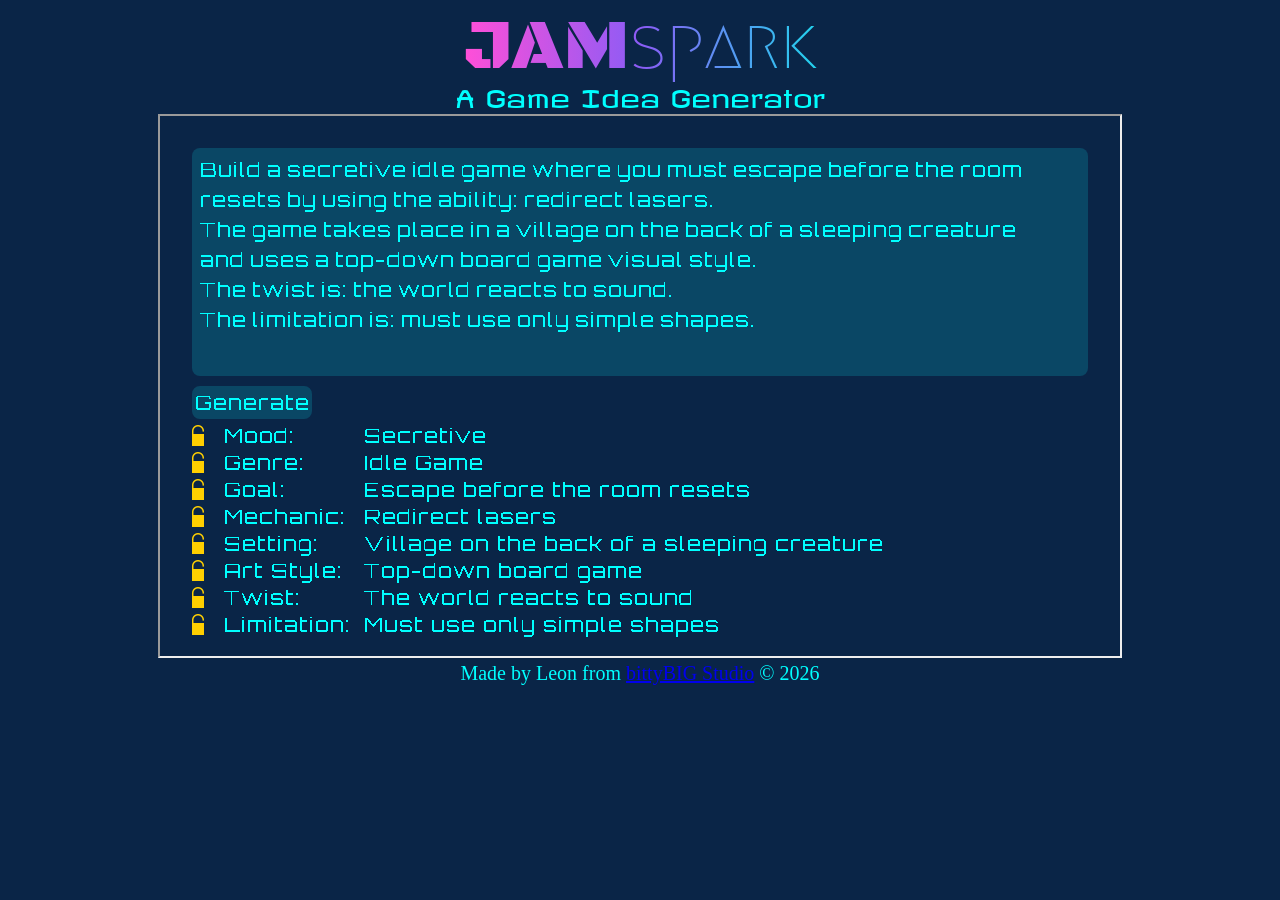
<file: portfolio/game-idea-generator.html>
<!DOCTYPE html>
<html lang="en">
<head>
	<meta charset="UTF-8">
	<meta name="viewport" content="width=device-width, initial-scale=1"> <!--Allows this to work on mobile -->
	<meta name="description" content="Portfolio Project for Brandon Leon Channel, 'Leon from bittyBIG.' A Game Idea Generator">
	<link rel="stylesheet" href="style.css">
	
	<title>Game Idea Generator</title> <!--Replace the title-->
	<!--Link to Google Fonts-->
	<link rel="preconnect" href="https://fonts.googleapis.com">
	<link rel="preconnect" href="https://fonts.gstatic.com" crossorigin>

	<!--BlackOpsOne, Megrim, Revalia google font-->
	<link href="https://fonts.googleapis.com/css2?family=Black+Ops+One&family=Megrim&family=Revalia&display=swap" rel="stylesheet">
	
</head>
<body>
	<header>
	</header>
	
	<main>
	<h1 class="logo-heading">	
	    <span class="black-ops-one-regular">JAM</span><span class="megrim-regular">spark</span>
	  </h1>
	
	<h2 class="logo-subtitle">
	<span class="revalia-regular">A Game Idea Generator</span>
	  </h2>

	<!--The actual interactive element-->
	<iframe
	  width="960"
	  height="540"
	  src="Game Idea Generator/index.html">
	  </iframe>
	
	</main>
	
	<footer>
		<p class="footer-text">
		  Made by Leon from <a href="https://www.bittybigstudio.com/" target="_blank">bittyBIG Studio</a> ­© 2026
		  </p>
	</footer>
</body>
</html>
</file>
<file: portfolio/style.css>
.logo-heading {
	display: inline-block;
	width: fit-content;
	font-size: 72px;
	line-height: 1;
	margin: 0;
	background: linear-gradient(90deg, #ff4fd8, #8b5cf6, #22d3ee);
	background-size: 100% 100%;
	background-repeat: no-repeat;
	-webkit-background-clip: text;
	-webkit-text-fill-color: transparent;
}
.logo-subtitle{
    font-size: 24px;
    margin-top: 0;
    margin-bottom: 0;
    color: cyan;
}
.footer-text{
    margin-top: 0;
    font-size: 20px;
    color: cyan;
}

.black-ops-one-regular {
  font-family: "Black Ops One", system-ui;
  font-weight: 400;
  font-style: normal;
}
.megrim-regular {
  font-family: "Megrim", system-ui;
  font-weight: 100;
  font-style: normal;
}

.revalia-regular {
  font-family: "Revalia", sans-serif;
  font-weight: 400;
  font-style: normal;
}

body {
	background: #0A2547;
	text-align: center;
}
</file>
